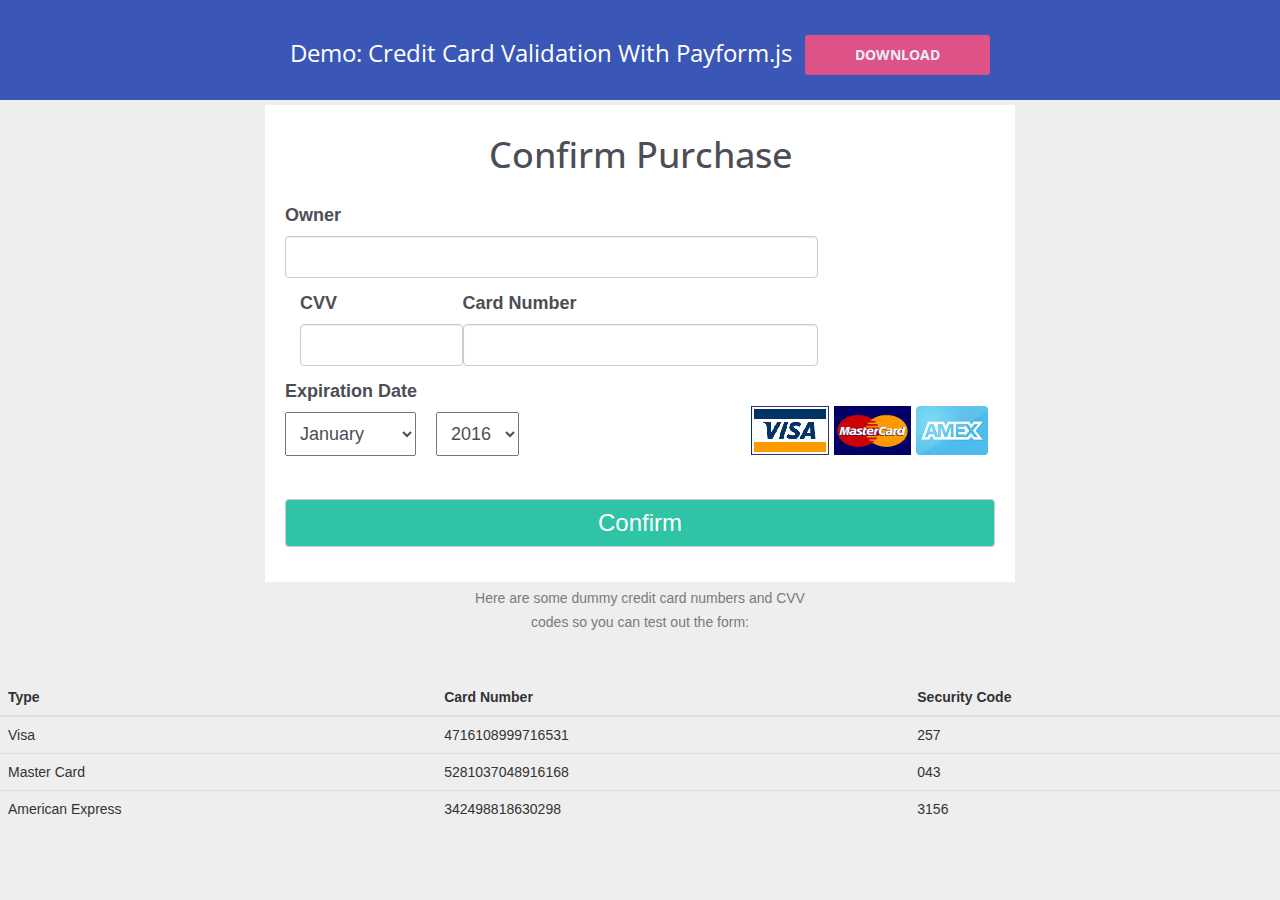
<file: Freelance.MvcWebUI/Content/Themes/CardValidation/index.html>
﻿<!DOCTYPE html>
<html>

<head>
    <meta charset="utf-8">
    <meta name="viewport" content="width=device-width, initial-scale=1">
    <title>Credit Card Validation Demo</title>
    <link href="https://fonts.googleapis.com/css?family=Open+Sans" rel="stylesheet">
    <link rel="stylesheet" href="http://maxcdn.bootstrapcdn.com/bootstrap/3.3.7/css/bootstrap.min.css">
    <link rel="stylesheet" type="text/css" href="assets/css/styles.css">
    <link rel="stylesheet" type="text/css" href="assets/css/demo.css">
</head>

<body>
    <div class="container-fluid">
        <header>
            <div class="limiter">
                <h3>Demo: Credit Card Validation With Payform.js</h3>
                <a href="http://tutorialzine.com/2016/11/simple-credit-card-validation-form/">Download</a>
            </div>
        </header>
        <div class="creditCardForm">
            <div class="heading">
                <h1>Confirm Purchase</h1>
            </div>
            <div class="payment">
                <form>
                    <div class="form-group owner">
                        <label for="owner">Owner</label>
                        <input type="text" class="form-control" id="owner" required>
                    </div>
                    <div class="form-group CVV">
                        <label for="cvv">CVV</label>
                        <input type="text" class="form-control" id="cvv" required>
                    </div>
                    <div class="form-group" id="card-number-field">
                        <label for="cardNumber">Card Number</label>
                        <input type="text" class="form-control" id="cardNumber" required>
                    </div>
                    <div class="form-group" id="expiration-date">
                        <label>Expiration Date</label>
                        <select>
                            <option value="01">January</option>
                            <option value="02">February </option>
                            <option value="03">March</option>
                            <option value="04">April</option>
                            <option value="05">May</option>
                            <option value="06">June</option>
                            <option value="07">July</option>
                            <option value="08">August</option>
                            <option value="09">September</option>
                            <option value="10">October</option>
                            <option value="11">November</option>
                            <option value="12">December</option>
                        </select>
                        <select>
                            <option value="16"> 2016</option>
                            <option value="17"> 2017</option>
                            <option value="18"> 2018</option>
                            <option value="19"> 2019</option>
                            <option value="20"> 2020</option>
                            <option value="21"> 2021</option>
                        </select>
                    </div>
                    <div class="form-group" id="credit_cards">
                        <img src="assets/images/visa.jpg" id="visa">
                        <img src="assets/images/mastercard.jpg" id="mastercard">
                        <img src="assets/images/amex.jpg" id="amex">
                    </div>
                    <div class="form-group" id="pay-now">
                        <button type="submit" class="btn btn-default" id="confirm-purchase">Confirm</button>
                    </div>
                </form>
            </div>
        </div>

        <p class="examples-note">Here are some dummy credit card numbers and CVV codes so you can test out the form:</p>

        <div class="examples">
            <div class="table-responsive">
                <table class="table table-hover">
                    <thead>
                        <tr>
                            <th>Type</th>
                            <th>Card Number</th>
                            <th>Security Code</th>
                        </tr>
                    </thead>
                    <tbody>
                        <tr>
                            <td>Visa</td>
                            <td>4716108999716531</td>
                            <td>257</td>
                        </tr>
                        <tr>
                            <td>Master Card</td>
                            <td>5281037048916168</td>
                            <td>043</td>
                        </tr>
                        <tr>
                            <td>American Express</td>
                            <td>342498818630298</td>
                            <td>3156</td>
                        </tr>
                    </tbody>
                </table>
            </div>
        </div>
    </div>
    <script src="https://ajax.googleapis.com/ajax/libs/jquery/1.12.4/jquery.min.js"></script>
    <script src="http://maxcdn.bootstrapcdn.com/bootstrap/3.3.7/js/bootstrap.min.js"></script>
    <script src="assets/js/jquery.payform.min.js" charset="utf-8"></script>
    <script src="assets/js/script.js"></script>
</body>

</html>
</file>
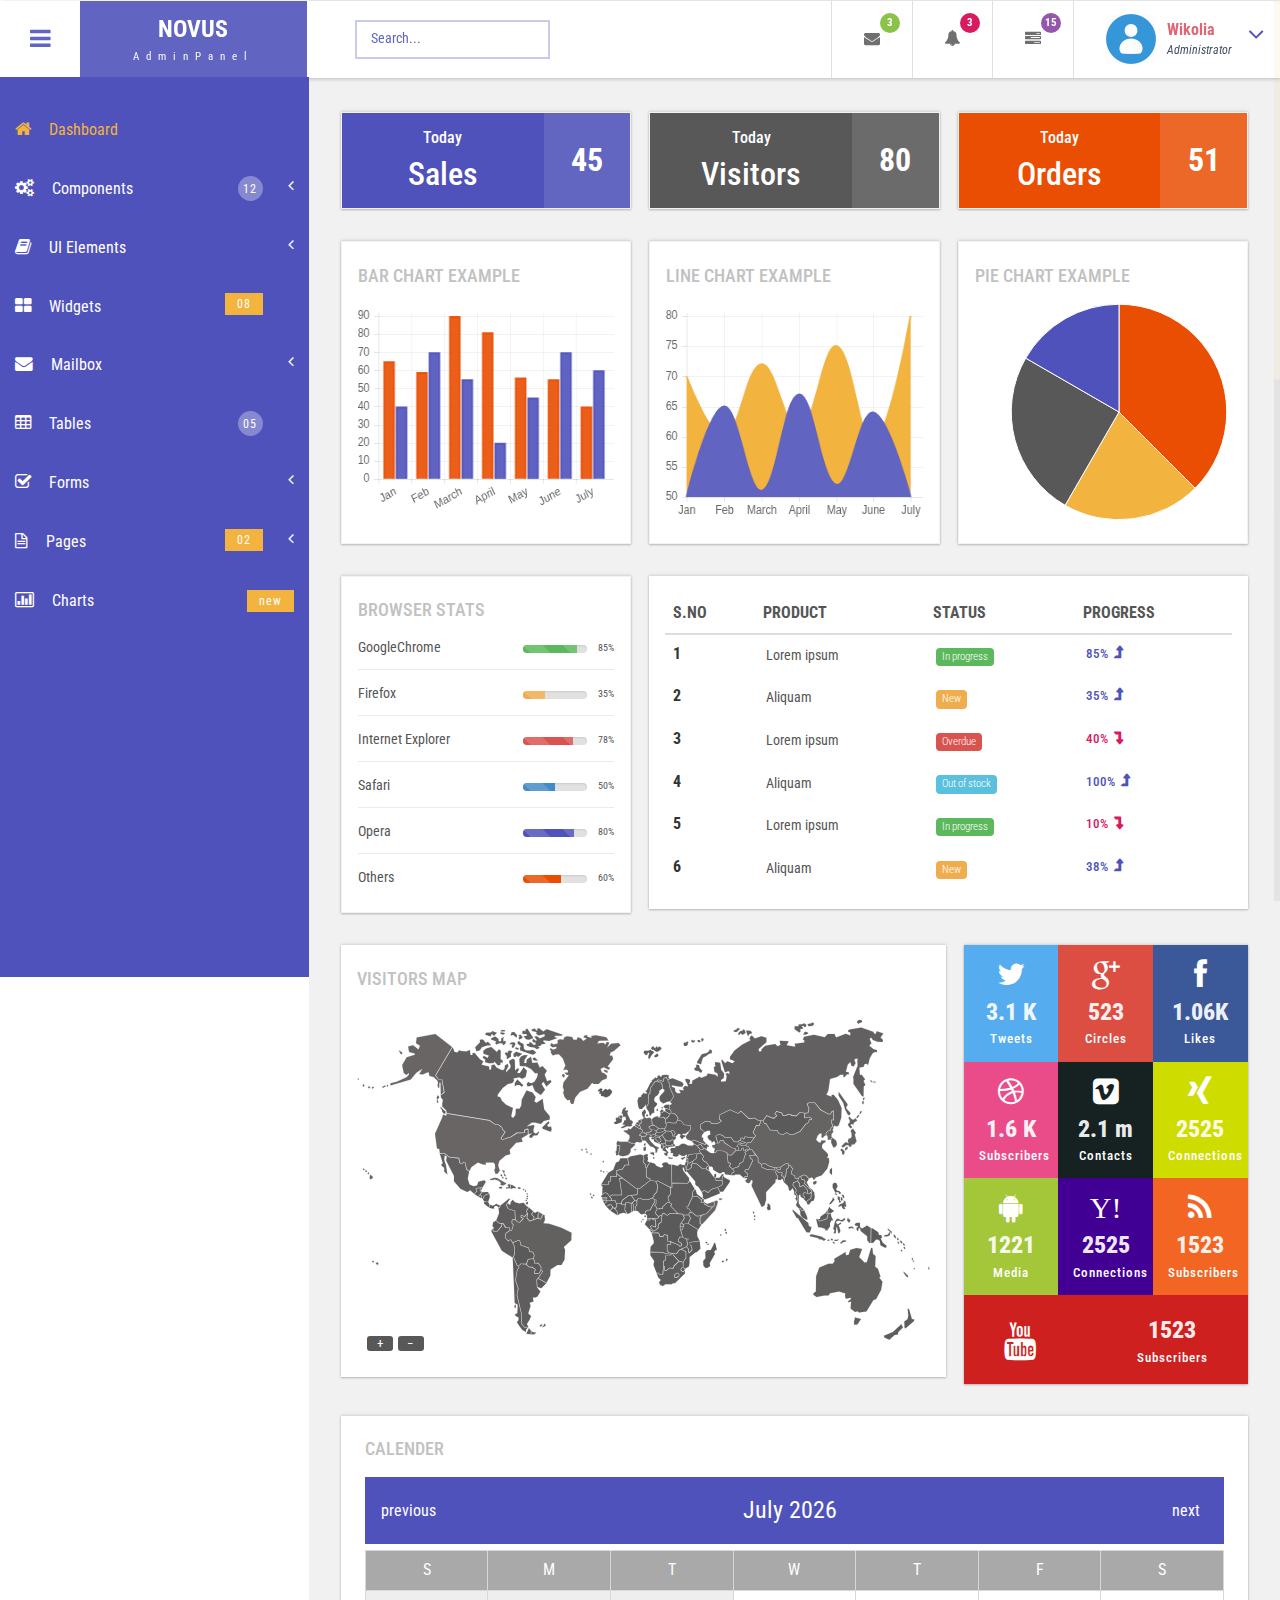
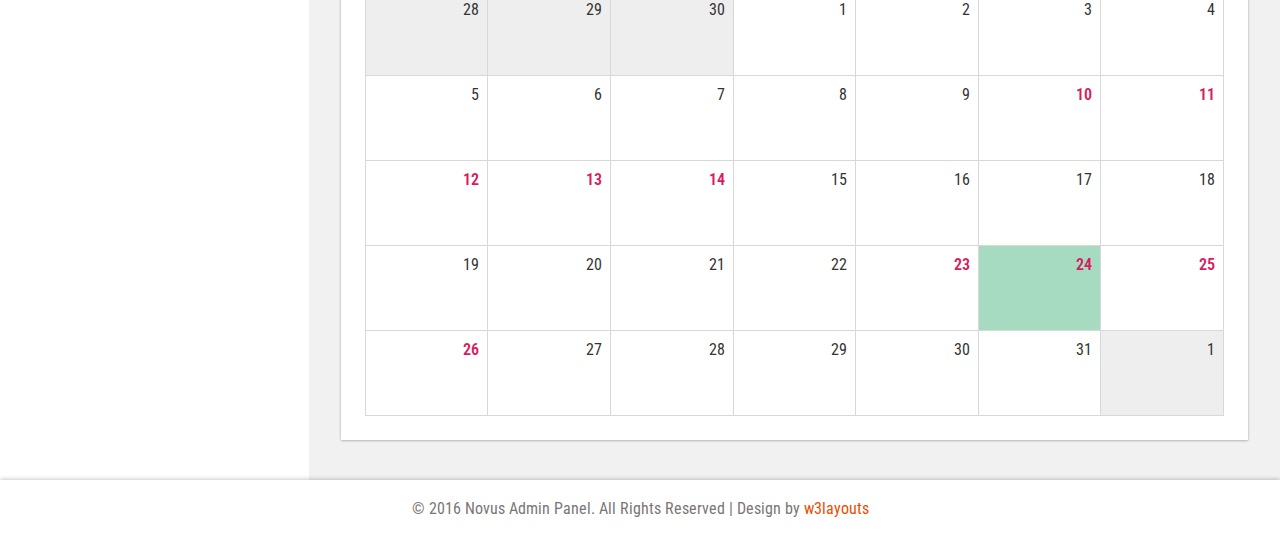
<file: Freelance.MvcWebUI/Content/Themes/Layout/index.html>
<!--
Author: W3layouts
Author URL: http://w3layouts.com
License: Creative Commons Attribution 3.0 Unported
License URL: http://creativecommons.org/licenses/by/3.0/
-->
<!DOCTYPE HTML>
<html>
<head>
<title>Novus Admin Panel an Admin Panel Category Flat Bootstrap Responsive Website Template | Home :: w3layouts</title>
<meta name="viewport" content="width=device-width, initial-scale=1">
<meta http-equiv="Content-Type" content="text/html; charset=utf-8" />
<meta name="keywords" content="Novus Admin Panel Responsive web template, Bootstrap Web Templates, Flat Web Templates, Android Compatible web template, 
SmartPhone Compatible web template, free WebDesigns for Nokia, Samsung, LG, SonyEricsson, Motorola web design" />
<script type="application/x-javascript"> addEventListener("load", function() { setTimeout(hideURLbar, 0); }, false); function hideURLbar(){ window.scrollTo(0,1); } </script>
<!-- Bootstrap Core CSS -->
<link href="css/bootstrap.css" rel='stylesheet' type='text/css' />
<!-- Custom CSS -->
<link href="css/style.css" rel='stylesheet' type='text/css' />
<!-- font CSS -->
<!-- font-awesome icons -->
<link href="css/font-awesome.css" rel="stylesheet"> 
<!-- //font-awesome icons -->
 <!-- js-->
<script src="js/jquery-1.11.1.min.js"></script>
<script src="js/modernizr.custom.js"></script>
<!--webfonts-->
<link href='//fonts.googleapis.com/css?family=Roboto+Condensed:400,300,300italic,400italic,700,700italic' rel='stylesheet' type='text/css'>
<!--//webfonts--> 
<!--animate-->
<link href="css/animate.css" rel="stylesheet" type="text/css" media="all">
<script src="js/wow.min.js"></script>
	<script>
		 new WOW().init();
	</script>
<!--//end-animate-->
<!-- chart -->
<script src="js/Chart.js"></script>
<!-- //chart -->
<!--Calender-->
<link rel="stylesheet" href="css/clndr.css" type="text/css" />
<script src="js/underscore-min.js" type="text/javascript"></script>
<script src= "js/moment-2.2.1.js" type="text/javascript"></script>
<script src="js/clndr.js" type="text/javascript"></script>
<script src="js/site.js" type="text/javascript"></script>
<!--End Calender-->
<!-- Metis Menu -->
<script src="js/metisMenu.min.js"></script>
<script src="js/custom.js"></script>
<link href="css/custom.css" rel="stylesheet">
<!--//Metis Menu -->
</head> 
<body class="cbp-spmenu-push">
	<div class="main-content">
		<!--left-fixed -navigation-->
		<div class=" sidebar" role="navigation">
            <div class="navbar-collapse">
				<nav class="cbp-spmenu cbp-spmenu-vertical cbp-spmenu-left" id="cbp-spmenu-s1">
					<ul class="nav" id="side-menu">
						<li>
							<a href="index.html" class="active"><i class="fa fa-home nav_icon"></i>Dashboard</a>
						</li>
						<li>
							<a href="#"><i class="fa fa-cogs nav_icon"></i>Components <span class="nav-badge">12</span> <span class="fa arrow"></span></a>
							<ul class="nav nav-second-level collapse">
								<li>
									<a href="grids.html">Grid System</a>
								</li>
								<li>
									<a href="media.html">Media Objects</a>
								</li>
							</ul>
							<!-- /nav-second-level -->
						</li>
						<li class="">
							<a href="#"><i class="fa fa-book nav_icon"></i>UI Elements <span class="fa arrow"></span></a>
							<ul class="nav nav-second-level collapse">
								<li>
									<a href="general.html">General<span class="nav-badge-btm">08</span></a>
								</li>
								<li>
									<a href="typography.html">Typography</a>
								</li>
							</ul>
							<!-- /nav-second-level -->
						</li>
						<li>
							<a href="widgets.html"><i class="fa fa-th-large nav_icon"></i>Widgets <span class="nav-badge-btm">08</span></a>
						</li>
						<li>
							<a href="#"><i class="fa fa-envelope nav_icon"></i>Mailbox<span class="fa arrow"></span></a>
							<ul class="nav nav-second-level collapse">
								<li>
									<a href="inbox.html">Inbox <span class="nav-badge-btm">05</span></a>
								</li>
								<li>
									<a href="compose.html">Compose email</a>
								</li>
							</ul>
							<!-- //nav-second-level -->
						</li>
						<li>
							<a href="tables.html"><i class="fa fa-table nav_icon"></i>Tables <span class="nav-badge">05</span></a>
						</li>
						<li>
							<a href="#"><i class="fa fa-check-square-o nav_icon"></i>Forms<span class="fa arrow"></span></a>
							<ul class="nav nav-second-level collapse">
								<li>
									<a href="forms.html">Basic Forms <span class="nav-badge-btm">07</span></a>
								</li>
								<li>
									<a href="validation.html">Validation</a>
								</li>
							</ul>
							<!-- //nav-second-level -->
						</li>
						<li>
							<a href="#"><i class="fa fa-file-text-o nav_icon"></i>Pages<span class="nav-badge-btm">02</span><span class="fa arrow"></span></a>
							<ul class="nav nav-second-level collapse">
								<li>
									<a href="login.html">Login</a>
								</li>
								<li>
									<a href="signup.html">SignUp</a>
								</li>
								<li>
									<a href="blank-page.html">Blank Page</a>
								</li>
							</ul>
							<!-- //nav-second-level -->
						</li>
						<li>
							<a href="charts.html" class="chart-nav"><i class="fa fa-bar-chart nav_icon"></i>Charts <span class="nav-badge-btm pull-right">new</span></a>
						</li>
					</ul>
					<!-- //sidebar-collapse -->
				</nav>
			</div>
		</div>
		<!--left-fixed -navigation-->
		<!-- header-starts -->
		<div class="sticky-header header-section ">
			<div class="header-left">
				<!--toggle button start-->
				<button id="showLeftPush"><i class="fa fa-bars"></i></button>
				<!--toggle button end-->
				<!--logo -->
				<div class="logo">
					<a href="index.html">
						<h1>NOVUS</h1>
						<span>AdminPanel</span>
					</a>
				</div>
				<!--//logo-->
				<!--search-box-->
				<div class="search-box">
					<form class="input">
						<input class="sb-search-input input__field--madoka" placeholder="Search..." type="search" id="input-31" />
						<label class="input__label" for="input-31">
							<svg class="graphic" width="100%" height="100%" viewBox="0 0 404 77" preserveAspectRatio="none">
								<path d="m0,0l404,0l0,77l-404,0l0,-77z"/>
							</svg>
						</label>
					</form>
				</div><!--//end-search-box-->
				<div class="clearfix"> </div>
			</div>
			<div class="header-right">
				<div class="profile_details_left"><!--notifications of menu start -->
					<ul class="nofitications-dropdown">
						<li class="dropdown head-dpdn">
							<a href="#" class="dropdown-toggle" data-toggle="dropdown" aria-expanded="false"><i class="fa fa-envelope"></i><span class="badge">3</span></a>
							<ul class="dropdown-menu">
								<li>
									<div class="notification_header">
										<h3>You have 3 new messages</h3>
									</div>
								</li>
								<li><a href="#">
								   <div class="user_img"><img src="images/1.png" alt=""></div>
								   <div class="notification_desc">
									<p>Lorem ipsum dolor amet</p>
									<p><span>1 hour ago</span></p>
									</div>
								   <div class="clearfix"></div>	
								</a></li>
								<li class="odd"><a href="#">
									<div class="user_img"><img src="images/2.png" alt=""></div>
								   <div class="notification_desc">
									<p>Lorem ipsum dolor amet </p>
									<p><span>1 hour ago</span></p>
									</div>
								  <div class="clearfix"></div>	
								</a></li>
								<li><a href="#">
								   <div class="user_img"><img src="images/3.png" alt=""></div>
								   <div class="notification_desc">
									<p>Lorem ipsum dolor amet </p>
									<p><span>1 hour ago</span></p>
									</div>
								   <div class="clearfix"></div>	
								</a></li>
								<li>
									<div class="notification_bottom">
										<a href="#">See all messages</a>
									</div> 
								</li>
							</ul>
						</li>
						<li class="dropdown head-dpdn">
							<a href="#" class="dropdown-toggle" data-toggle="dropdown" aria-expanded="false"><i class="fa fa-bell"></i><span class="badge blue">3</span></a>
							<ul class="dropdown-menu">
								<li>
									<div class="notification_header">
										<h3>You have 3 new notification</h3>
									</div>
								</li>
								<li><a href="#">
									<div class="user_img"><img src="images/2.png" alt=""></div>
								   <div class="notification_desc">
									<p>Lorem ipsum dolor amet</p>
									<p><span>1 hour ago</span></p>
									</div>
								  <div class="clearfix"></div>	
								 </a></li>
								 <li class="odd"><a href="#">
									<div class="user_img"><img src="images/1.png" alt=""></div>
								   <div class="notification_desc">
									<p>Lorem ipsum dolor amet </p>
									<p><span>1 hour ago</span></p>
									</div>
								   <div class="clearfix"></div>	
								 </a></li>
								 <li><a href="#">
									<div class="user_img"><img src="images/3.png" alt=""></div>
								   <div class="notification_desc">
									<p>Lorem ipsum dolor amet </p>
									<p><span>1 hour ago</span></p>
									</div>
								   <div class="clearfix"></div>	
								 </a></li>
								 <li>
									<div class="notification_bottom">
										<a href="#">See all notifications</a>
									</div> 
								</li>
							</ul>
						</li>	
						<li class="dropdown head-dpdn">
							<a href="#" class="dropdown-toggle" data-toggle="dropdown" aria-expanded="false"><i class="fa fa-tasks"></i><span class="badge blue1">15</span></a>
							<ul class="dropdown-menu">
								<li>
									<div class="notification_header">
										<h3>You have 8 pending task</h3>
									</div>
								</li>
								<li><a href="#">
									<div class="task-info">
										<span class="task-desc">Database update</span><span class="percentage">40%</span>
										<div class="clearfix"></div>	
									</div>
									<div class="progress progress-striped active">
										<div class="bar yellow" style="width:40%;"></div>
									</div>
								</a></li>
								<li><a href="#">
									<div class="task-info">
										<span class="task-desc">Dashboard done</span><span class="percentage">90%</span>
									   <div class="clearfix"></div>	
									</div>
									<div class="progress progress-striped active">
										 <div class="bar green" style="width:90%;"></div>
									</div>
								</a></li>
								<li><a href="#">
									<div class="task-info">
										<span class="task-desc">Mobile App</span><span class="percentage">33%</span>
										<div class="clearfix"></div>	
									</div>
								   <div class="progress progress-striped active">
										 <div class="bar red" style="width: 33%;"></div>
									</div>
								</a></li>
								<li><a href="#">
									<div class="task-info">
										<span class="task-desc">Issues fixed</span><span class="percentage">80%</span>
									   <div class="clearfix"></div>	
									</div>
									<div class="progress progress-striped active">
										 <div class="bar  blue" style="width: 80%;"></div>
									</div>
								</a></li>
								<li>
									<div class="notification_bottom">
										<a href="#">See all pending tasks</a>
									</div> 
								</li>
							</ul>
						</li>	
					</ul>
					<div class="clearfix"> </div>
				</div>
				<!--notification menu end -->
				<div class="profile_details">		
					<ul>
						<li class="dropdown profile_details_drop">
							<a href="#" class="dropdown-toggle" data-toggle="dropdown" aria-expanded="false">
								<div class="profile_img">	
									<span class="prfil-img"><img src="images/a.png" alt=""> </span> 
									<div class="user-name">
										<p>Wikolia</p>
										<span>Administrator</span>
									</div>
									<i class="fa fa-angle-down lnr"></i>
									<i class="fa fa-angle-up lnr"></i>
									<div class="clearfix"></div>	
								</div>	
							</a>
							<ul class="dropdown-menu drp-mnu">
								<li> <a href="#"><i class="fa fa-cog"></i> Settings</a> </li> 
								<li> <a href="#"><i class="fa fa-user"></i> Profile</a> </li> 
								<li> <a href="#"><i class="fa fa-sign-out"></i> Logout</a> </li>
							</ul>
						</li>
					</ul>
				</div>
				<div class="clearfix"> </div>				
			</div>
			<div class="clearfix"> </div>	
		</div>
		<!-- //header-ends -->
		<!-- main content start-->
		<div id="page-wrapper">
			<div class="main-page">
				<div class="row-one">
					<div class="col-md-4 widget">
						<div class="stats-left ">
							<h5>Today</h5>
							<h4>Sales</h4>
						</div>
						<div class="stats-right">
							<label> 45</label>
						</div>
						<div class="clearfix"> </div>	
					</div>
					<div class="col-md-4 widget states-mdl">
						<div class="stats-left">
							<h5>Today</h5>
							<h4>Visitors</h4>
						</div>
						<div class="stats-right">
							<label> 80</label>
						</div>
						<div class="clearfix"> </div>	
					</div>
					<div class="col-md-4 widget states-last">
						<div class="stats-left">
							<h5>Today</h5>
							<h4>Orders</h4>
						</div>
						<div class="stats-right">
							<label>51</label>
						</div>
						<div class="clearfix"> </div>	
					</div>
					<div class="clearfix"> </div>	
				</div>
				<div class="charts">
					<div class="col-md-4 charts-grids widget">
						<h4 class="title">Bar Chart Example</h4>
						<canvas id="bar" height="300" width="400"> </canvas>
					</div>
					<div class="col-md-4 charts-grids widget states-mdl">
						<h4 class="title">Line Chart Example</h4>
						<canvas id="line" height="300" width="400"> </canvas>
					</div>
					<div class="col-md-4 charts-grids widget">
						<h4 class="title">Pie Chart Example</h4>
						<canvas id="pie" height="300" width="400"> </canvas>
					</div>
					<div class="clearfix"> </div>
							 <script>
								var barChartData = {
									labels : ["Jan","Feb","March","April","May","June","July"],
									datasets : [
										{
											fillColor : "rgba(233, 78, 2, 0.9)",
											strokeColor : "rgba(233, 78, 2, 0.9)",
											highlightFill: "#e94e02",
											highlightStroke: "#e94e02",
											data : [65,59,90,81,56,55,40]
										},
										{
											fillColor : "rgba(79, 82, 186, 0.9)",
											strokeColor : "rgba(79, 82, 186, 0.9)",
											highlightFill: "#4F52BA",
											highlightStroke: "#4F52BA",
											data : [40,70,55,20,45,70,60]
										}
									]
									
								};
								var lineChartData = {
									labels : ["Jan","Feb","March","April","May","June","July"],
									datasets : [
										{
											fillColor : "rgba(242, 179, 63, 1)",
											strokeColor : "#F2B33F",
											pointColor : "rgba(242, 179, 63, 1)",
											pointStrokeColor : "#fff",
											data : [70,60,72,61,75,59,80]

										},
										{
											fillColor : "rgba(97, 100, 193, 1)",
											strokeColor : "#6164C1",
											pointColor : "rgba(97, 100, 193,1)",
											pointStrokeColor : "#9358ac",
											data : [50,65,51,67,52,64,50]

										}
									]
									
								};
								var pieData = [
										{
											value: 90,
											color:"rgba(233, 78, 2, 1)",
											label: "Product 1"
										},
										{
											value : 50,
											color : "rgba(242, 179, 63, 1)",
											label: "Product 2"
										},
										{
											value : 60,
											color : "rgba(88, 88, 88,1)",
											label: "Product 3"
										},
										{
											value : 40,
											color : "rgba(79, 82, 186, 1)",
											label: "Product 4"
										}
										
									];
								
							new Chart(document.getElementById("line").getContext("2d")).Line(lineChartData);
							new Chart(document.getElementById("bar").getContext("2d")).Bar(barChartData);
							new Chart(document.getElementById("pie").getContext("2d")).Pie(pieData);
							
							</script>
							
				</div>
				<div class="row">
					<div class="col-md-4 stats-info widget">
						<div class="stats-title">
							<h4 class="title">Browser Stats</h4>
						</div>
						<div class="stats-body">
							<ul class="list-unstyled">
								<li>GoogleChrome <span class="pull-right">85%</span>  
									<div class="progress progress-striped active progress-right">
										<div class="bar green" style="width:85%;"></div> 
									</div>
								</li>
								<li>Firefox <span class="pull-right">35%</span>  
									<div class="progress progress-striped active progress-right">
										<div class="bar yellow" style="width:35%;"></div>
									</div>
								</li>
								<li>Internet Explorer <span class="pull-right">78%</span>  
									<div class="progress progress-striped active progress-right">
										<div class="bar red" style="width:78%;"></div>
									</div>
								</li>
								<li>Safari <span class="pull-right">50%</span>  
									<div class="progress progress-striped active progress-right">
										<div class="bar blue" style="width:50%;"></div>
									</div>
								</li>
								<li>Opera <span class="pull-right">80%</span>  
									<div class="progress progress-striped active progress-right">
										<div class="bar light-blue" style="width:80%;"></div>
									</div>
								</li>
								<li class="last">Others <span class="pull-right">60%</span>  
									<div class="progress progress-striped active progress-right">
										<div class="bar orange" style="width:60%;"></div>
									</div>
								</li> 
							</ul>
						</div>
					</div>
					<div class="col-md-8 stats-info stats-last widget-shadow">
						<table class="table stats-table ">
							<thead>
								<tr>
									<th>S.NO</th>
									<th>PRODUCT</th>
									<th>STATUS</th>
									<th>PROGRESS</th>
								</tr>
							</thead>
							<tbody>
								<tr>
									<th scope="row">1</th>
									<td>Lorem ipsum</td>
									<td><span class="label label-success">In progress</span></td>
									<td><h5>85% <i class="fa fa-level-up"></i></h5></td>
								</tr>
								<tr>
									<th scope="row">2</th>
									<td>Aliquam</td>
									<td><span class="label label-warning">New</span></td>
									<td><h5>35% <i class="fa fa-level-up"></i></h5></td>
								</tr>
								<tr>
									<th scope="row">3</th>
									<td>Lorem ipsum</td>
									<td><span class="label label-danger">Overdue</span></td>
									<td><h5  class="down">40% <i class="fa fa-level-down"></i></h5></td>
								</tr>
								<tr>
									<th scope="row">4</th>
									<td>Aliquam</td>
									<td><span class="label label-info">Out of stock</span></td>
									<td><h5>100% <i class="fa fa-level-up"></i></h5></td>
								</tr>
								<tr>
									<th scope="row">5</th>
									<td>Lorem ipsum</td>
									<td><span class="label label-success">In progress</span></td>
									<td><h5 class="down">10% <i class="fa fa-level-down"></i></h5></td>
								</tr>
								<tr>
									<th scope="row">6</th>
									<td>Aliquam</td>
									<td><span class="label label-warning">New</span></td>
									<td><h5>38% <i class="fa fa-level-up"></i></h5></td>
								</tr>
							</tbody>
						</table>
					</div>
					<div class="clearfix"> </div>
				</div>
				<div class="row">
					<div class="col-md-8 map widget-shadow">
						<h4 class="title">Visitors Map </h4>
						<div class="map_container"><div id="vmap" style="width: 100%; height: 354px;"></div></div>
						<!--map js-->
						<link href="css/jqvmap.css" rel='stylesheet' type='text/css' />
						<script src="js/jquery.vmap.js"></script>
						<script src="js/jquery.vmap.sampledata.js" type="text/javascript"></script>
						<script src="js/jquery.vmap.world.js" type="text/javascript"></script>
						<script type="text/javascript">
							jQuery(document).ready(function() {
								jQuery('#vmap').vectorMap({
									map: 'world_en',
									backgroundColor: '#fff',
									color: '#696565',
									hoverOpacity: 0.8,
									selectedColor: '#696565',
									enableZoom: true,
									showTooltip: true,
									values: sample_data,
									scaleColors: ['#585858', '#696565'],
									normalizeFunction: 'polynomial'
								});
							});
						</script>
						<!-- //map js -->
					</div>
					<div class="col-md-4 social-media widget-shadow">
						<div class="wid-social twitter">
							<div class="social-icon">
								<i class="fa fa-twitter text-light icon-xlg "></i>
							</div>
							<div class="social-info">
								<h3 class="number_counter bold count text-light start_timer counted">3.1 K</h3>
								<h4 class="counttype text-light">Tweets</h4>
							</div>
						</div>
						<div class="wid-social google-plus">
							<div class="social-icon">
								<i class="fa fa-google-plus text-light icon-xlg "></i>
							</div>
							<div class="social-info">
								<h3 class="number_counter bold count text-light start_timer counted">523</h3>
								<h4 class="counttype text-light">Circles</h4>
							</div>
						</div>
						<div class="wid-social facebook">
							<div class="social-icon">
								<i class="fa fa-facebook text-light icon-xlg "></i>
							</div>
							<div class="social-info">
								<h3 class="number_counter bold count text-light start_timer counted">1.06K</h3>
								<h4 class="counttype text-light">Likes</h4>
							</div>
						</div>
						<div class="wid-social dribbble">
							<div class="social-icon">
								<i class="fa fa-dribbble text-light icon-xlg "></i>
							</div>
							<div class="social-info">
								<h3 class="number_counter bold count text-light start_timer counted">1.6 K</h3>
								<h4 class="counttype text-light">Subscribers</h4>
							</div>
						</div>
						<div class="wid-social vimeo">
							<div class="social-icon">
								<i class="fa fa-vimeo-square text-light icon-xlg"> </i>
							</div>
							<div class="social-info">
								<h3 class="number_counter bold count text-light start_timer counted">2.1 m</h3>
								<h4 class="counttype text-light">Contacts</h4>
							</div>
						</div>
						<div class="wid-social xing">
							<div class="social-icon">
								<i class="fa fa-xing text-light icon-xlg "></i>
							</div>
							<div class="social-info">
								<h3 class="number_counter bold count text-light start_timer counted">2525</h3>
								<h4 class="counttype text-light">Connections</h4>
							</div>
						</div>
						<div class="wid-social flickr">
							<div class="social-icon">
								<i class="fa fa-android text-light icon-xlg"></i>
							</div>
							<div class="social-info">
								<h3 class="number_counter bold count text-light start_timer counted">1221</h3>
								<h4 class="counttype text-light">Media</h4>
							</div>
						</div>
						<div class="wid-social yahoo">
							<div class="social-icon">
								<i class="fa fa-yahoo text-light icon-xlg"> Y!</i>
							</div>
							<div class="social-info">
								<h3 class="number_counter bold count text-light start_timer counted">2525</h3>
								<h4 class="counttype text-light">Connections</h4>
							</div>
						</div>
						<div class="wid-social rss">
							<div class="social-icon">
								<i class="fa fa-rss text-light icon-xlg"></i>
							</div>
							<div class="social-info">
								<h3 class="number_counter bold count text-light start_timer counted">1523</h3>
								<h4 class="counttype text-light">Subscribers</h4>
							</div>
						</div>
						<div class="wid-social youtube">
							<div class="social-icon">
								<i class="fa fa-youtube text-light icon-xlg"></i>
							</div>
							<div class="social-info">
								<h3 class="number_counter bold count text-light start_timer counted">1523</h3>
								<h4 class="counttype text-light">Subscribers</h4>
							</div>
						</div>
						<div class="clearfix"> </div>
					</div>
					<div class="clearfix"> </div>
				</div>
				<div class="row calender widget-shadow">
					<h4 class="title">Calender</h4>
					<div class="cal1">
						
					</div>
				</div>
				<div class="clearfix"> </div>
			</div>
		</div>
		<!--footer-->
		<div class="footer">
		   <p>&copy; 2016 Novus Admin Panel. All Rights Reserved | Design by <a href="https://w3layouts.com/" target="_blank">w3layouts</a></p>
		</div>
        <!--//footer-->
	</div>
	<!-- Classie -->
		<script src="js/classie.js"></script>
		<script>
			var menuLeft = document.getElementById( 'cbp-spmenu-s1' ),
				showLeftPush = document.getElementById( 'showLeftPush' ),
				body = document.body;
				
			showLeftPush.onclick = function() {
				classie.toggle( this, 'active' );
				classie.toggle( body, 'cbp-spmenu-push-toright' );
				classie.toggle( menuLeft, 'cbp-spmenu-open' );
				disableOther( 'showLeftPush' );
			};
			

			function disableOther( button ) {
				if( button !== 'showLeftPush' ) {
					classie.toggle( showLeftPush, 'disabled' );
				}
			}
		</script>
	<!--scrolling js-->
	<script src="js/jquery.nicescroll.js"></script>
	<script src="js/scripts.js"></script>
	<!--//scrolling js-->
	<!-- Bootstrap Core JavaScript -->
   <script src="js/bootstrap.js"> </script>
</body>
</html>
</file>
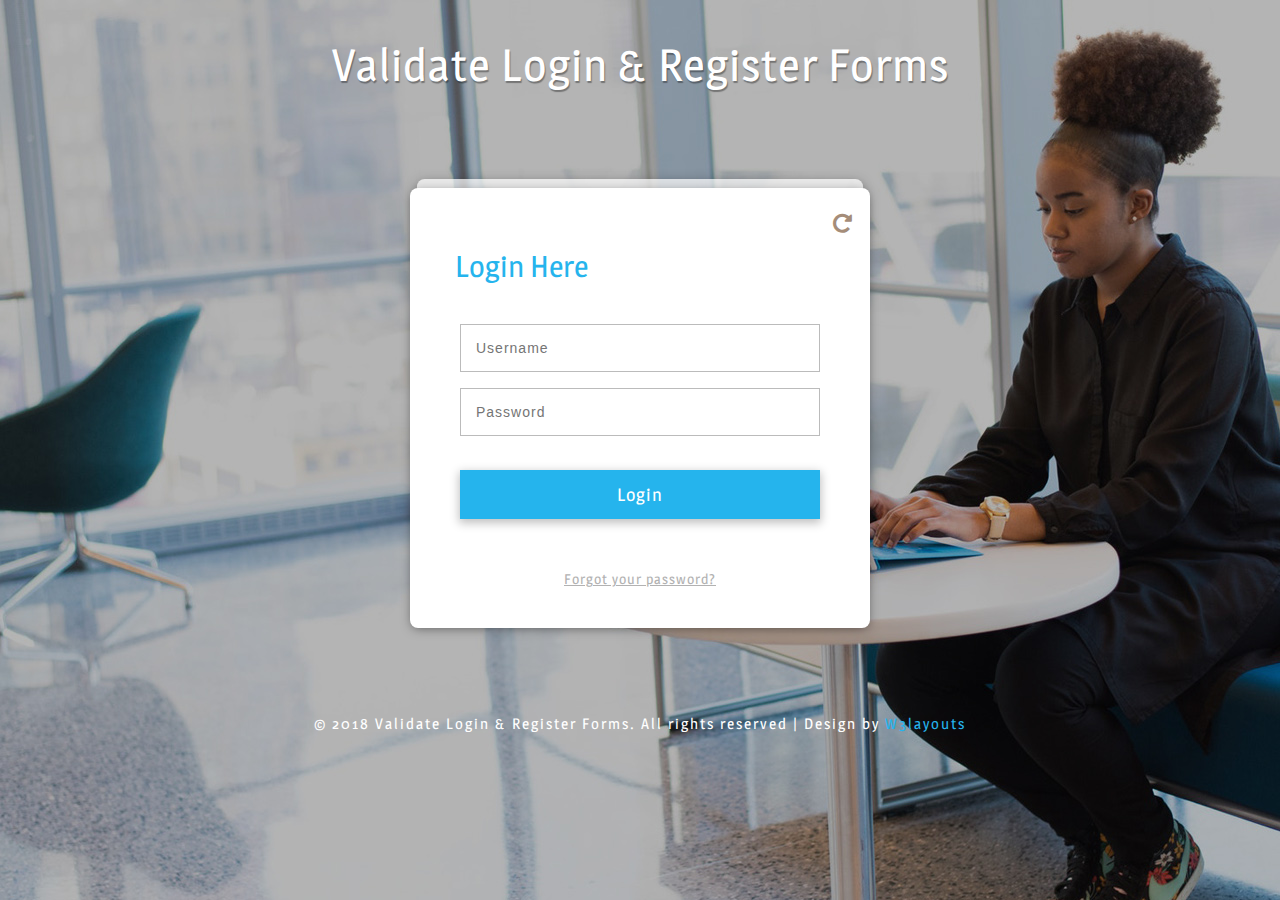
<file: Freelance.MvcWebUI/Content/Themes/LoginAndRegister/index.html>
<!--Author: W3layouts
Author URL: http://w3layouts.com
License: Creative Commons Attribution 3.0 Unported
License URL: http://creativecommons.org/licenses/by/3.0/
-->
<!DOCTYPE HTML>
<html lang="zxx">

<head>
	<title>Validate Login & Register Forms Flat Responsive Widget Template :: w3layouts</title>
	<!-- Meta tag Keywords -->
	<meta name="viewport" content="width=device-width, initial-scale=1">
	<meta charset="UTF-8" />
	<meta name="keywords" content="Validate Login & Register Forms Responsive Widget,Login form widgets, Sign up Web forms , Login signup Responsive web form,Flat Pricing table,Flat Drop downs,Registration Forms,News letter Forms,Elements" />
	<script>
		addEventListener("load", function () {
			setTimeout(hideURLbar, 0);
		}, false);

		function hideURLbar() {
			window.scrollTo(0, 1);
		}
	</script>
	<!-- Meta tag Keywords -->

	<!-- css files -->
	<link rel="stylesheet" href="css/style.css" type="text/css" media="all" />
	<!-- Style-CSS -->
	<link href="css/font-awesome.min.css" rel="stylesheet">
	<!-- Font-Awesome-Icons-CSS -->
	<!-- //css files -->
	<!-- web-fonts -->
	<link href="//fonts.googleapis.com/css?family=Magra:400,700&amp;subset=latin-ext" rel="stylesheet">
	<!-- //web-fonts -->
</head>

<body>
	<!-- title -->
	<h1>
		Validate Login & Register Forms
	</h1>
	<!-- //title -->

	<!-- content -->
	<div class="container-agille">
		<div class="formBox level-login">
			<div class="box boxShaddow"></div>
			<div class="box loginBox">
				<h3>Login Here</h3>
				<form class="form" action="#" method="post">
					<div class="f_row-2">
						<input type="text" class="input-field" placeholder="Username" name="name" required>
					</div>
					<div class="f_row-2 last">
						<input type="password" name="password" placeholder="Password" class="input-field" required>
					</div>
					<input class="submit-w3" type="submit" value="Login">
					<div class="f_link">
						<a href="" class="resetTag">Forgot your password?</a>
					</div>
				</form>
			</div>
			<div class="box forgetbox agile">
				<a href="#" class="back icon-back">
					<svg version="1.1" xmlns="http://www.w3.org/2000/svg" xmlns:xlink="http://www.w3.org/1999/xlink" x="0px" y="0px"
					 viewBox="0 0 199.404 199.404" style="enable-background:new 0 0 199.404 199.404;" xml:space="preserve">
						<polygon points="199.404,81.529 74.742,81.529 127.987,28.285 99.701,0 0,99.702 99.701,199.404 127.987,171.119 74.742,117.876 
			  199.404,117.876 " />
					</svg>
				</a>
				<h3>Reset Password</h3>
				<form class="form" action="#" method="post">
					<p>Sed ut perspiciatis unde omnis iste natus error sit voluptatem accusantium doloremque laudantium.</p>
					<div class="f_row last">
						<label>Email Id</label>
						<input type="email" name="email" placeholder="Email" class="input-field" required>
						<u></u>
					</div>
					<button class="btn button submit-w3">
						<span>Reset</span>
					</button>
				</form>
			</div>
			<div class="box registerBox wthree">
				<span class="reg_bg"></span>
				<h3>Register</h3>
				<form class="form" action="#" method="post">
					<div class="f_row-2">
						<input type="text" class="input-field" placeholder="Username" name="name" required>
					</div>
					<div class="f_row-2 last">
						<input type="password" name="password" placeholder="Password" id="password1" class="input-field" required>
					</div>
					<div class="f_row-2 last">
						<input type="password" name="password" placeholder="Confirm Password" id="password2" class="input-field" required>
					</div>
					<input class="submit-w3" type="submit" value="Register">
				</form>
			</div>
			<a href="#" class="regTag icon-add">
				<i class="fa fa-repeat" aria-hidden="true"></i>

			</a>
		</div>
	</div>
	<!-- //content -->

	<!-- copyright -->
	<div class="footer-w3ls">
		<h2>&copy; 2018 Validate Login & Register Forms. All rights reserved | Design by
			<a href="http://w3layouts.com">W3layouts</a>
		</h2>
	</div>
	<!-- //copyright -->


	<!-- js files -->
	<!-- Jquery -->
	<script src="js/jquery-2.2.3.min.js"></script>
	<!-- //Jquery -->
	<!-- input fields js -->
	<script src="js/input-field.js"></script>
	<!-- //input fields js -->

	<!-- password-script -->
	<script>
		window.onload = function () {
			document.getElementById("password1").onchange = validatePassword;
			document.getElementById("password2").onchange = validatePassword;
		}

		function validatePassword() {
			var pass2 = document.getElementById("password2").value;
			var pass1 = document.getElementById("password1").value;
			if (pass1 != pass2)
				document.getElementById("password2").setCustomValidity("Passwords Don't Match");
			else
				document.getElementById("password2").setCustomValidity('');
			//empty string means no validation error
		}
	</script>
	<!-- //password-script -->
	<!-- //js files -->


</body>

</html>
</file>
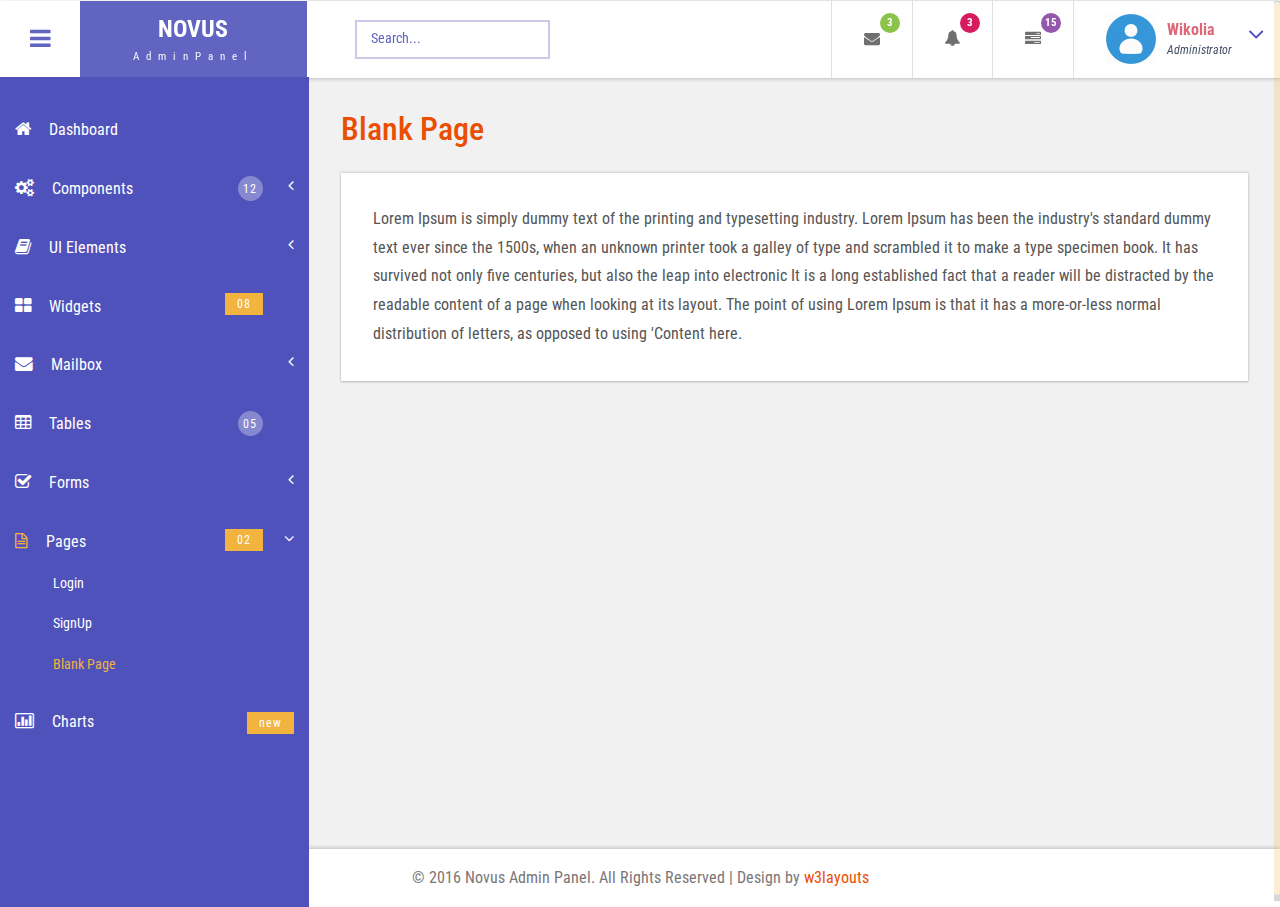
<file: Freelance.MvcWebUI/Content/Themes/Layout/blank-page.html>
﻿<!--
Author: W3layouts
Author URL: http://w3layouts.com
License: Creative Commons Attribution 3.0 Unported
License URL: http://creativecommons.org/licenses/by/3.0/
-->
<!DOCTYPE HTML>
<html>
<head>
<title>Novus Admin Panel an Admin Panel Category Flat Bootstrap Responsive Website Template | Blank Page :: w3layouts</title>
<meta name="viewport" content="width=device-width, initial-scale=1">
<meta http-equiv="Content-Type" content="text/html; charset=utf-8" />
<meta name="keywords" content="Novus Admin Panel Responsive web template, Bootstrap Web Templates, Flat Web Templates, Android Compatible web template, 
SmartPhone Compatible web template, free WebDesigns for Nokia, Samsung, LG, SonyEricsson, Motorola web design" />
<script type="application/x-javascript"> addEventListener("load", function() { setTimeout(hideURLbar, 0); }, false); function hideURLbar(){ window.scrollTo(0,1); } </script>
<!-- Bootstrap Core CSS -->
<link href="css/bootstrap.css" rel='stylesheet' type='text/css' />
<!-- Custom CSS -->
<link href="css/style.css" rel='stylesheet' type='text/css' />
<!-- font CSS -->
<!-- font-awesome icons -->
<link href="css/font-awesome.css" rel="stylesheet"> 
<!-- //font-awesome icons -->
 <!-- js-->
<script src="js/jquery-1.11.1.min.js"></script>
<script src="js/modernizr.custom.js"></script>
<!--webfonts-->
<link href='//fonts.googleapis.com/css?family=Roboto+Condensed:400,300,300italic,400italic,700,700italic' rel='stylesheet' type='text/css'>
<!--//webfonts--> 
<!--animate-->
<link href="css/animate.css" rel="stylesheet" type="text/css" media="all">
<script src="js/wow.min.js"></script>
	<script>
		 new WOW().init();
	</script>
<!--//end-animate-->
<!-- Metis Menu -->
<script src="js/metisMenu.min.js"></script>
<script src="js/custom.js"></script>
<link href="css/custom.css" rel="stylesheet">
<!--//Metis Menu -->
</head> 
<body class="cbp-spmenu-push">
	<div class="main-content">
		<!--left-fixed -navigation-->
		<div class=" sidebar" role="navigation">
           <!----> <div class="navbar-collapse">
				<nav class="cbp-spmenu cbp-spmenu-vertical cbp-spmenu-left" id="cbp-spmenu-s1">
					<ul class="nav" id="side-menu">
						<li>
							<a href="index.html"><i class="fa fa-home nav_icon"></i>Dashboard</a>
						</li>
						<li>
							<a href="#"><i class="fa fa-cogs nav_icon"></i>Components <span class="nav-badge">12</span> <span class="fa arrow"></span></a>
							<ul class="nav nav-second-level collapse">
								<li>
									<a href="grids.html">Grid System</a>
								</li>
								<li>
									<a href="media.html">Media Objects</a>
								</li>
							</ul>
							<!-- /nav-second-level -->
						</li>
						<li class="">
							<a href="#"><i class="fa fa-book nav_icon"></i>UI Elements <span class="fa arrow"></span></a>
							<ul class="nav nav-second-level collapse">
								<li>
									<a href="general.html">General<span class="nav-badge-btm">08</span></a>
								</li>
								<li>
									<a href="typography.html">Typography</a>
								</li>
							</ul>
							<!-- /nav-second-level -->
						</li>
						<li>
							<a href="widgets.html"><i class="fa fa-th-large nav_icon"></i>Widgets <span class="nav-badge-btm">08</span></a>
						</li>
						<li>
							<a href="#"><i class="fa fa-envelope nav_icon"></i>Mailbox<span class="fa arrow"></span></a>
							<ul class="nav nav-second-level collapse">
								<li>
									<a href="inbox.html">Inbox <span class="nav-badge-btm">05</span></a>
								</li>
								<li>
									<a href="compose.html">Compose email</a>
								</li>
							</ul>
							<!-- //nav-second-level -->
						</li>
						<li>
							<a href="tables.html"><i class="fa fa-table nav_icon"></i>Tables <span class="nav-badge">05</span></a>
						</li>
						<li>
							<a href="#"><i class="fa fa-check-square-o nav_icon"></i>Forms<span class="fa arrow"></span></a>
							<ul class="nav nav-second-level collapse">
								<li>
									<a href="forms.html">Basic Forms <span class="nav-badge-btm">07</span></a>
								</li>
								<li>
									<a href="validation.html">Validation</a>
								</li>
							</ul>
							<!-- //nav-second-level -->
						</li>
						<li>
							<a href="#"><i class="fa fa-file-text-o nav_icon"></i>Pages<span class="nav-badge-btm">02</span><span class="fa arrow"></span></a>
							<ul class="nav nav-second-level collapse">
								<li>
									<a href="login.html">Login</a>
								</li>
								<li>
									<a href="signup.html">SignUp</a>
								</li>
								<li>
									<a href="blank-page.html">Blank Page</a>
								</li>
							</ul>
							<!-- //nav-second-level -->
						</li>
						<li>
							<a href="charts.html" class="chart-nav"><i class="fa fa-bar-chart nav_icon"></i>Charts <span class="nav-badge-btm pull-right">new</span></a>
						</li>
					</ul>
					<div class="clearfix"> </div>
					<!-- //sidebar-collapse -->
				</nav>
			</div>
		</div>
		<!--left-fixed -navigation-->
		<!-- header-starts -->
		<div class="sticky-header header-section ">
			<div class="header-left">
				<!--toggle button start-->
				<button id="showLeftPush"><i class="fa fa-bars"></i></button>
				<!--toggle button end-->
				<!--logo -->
				<div class="logo">
					<a href="index.html">
						<h1>NOVUS</h1>
						<span>AdminPanel</span>
					</a>
				</div>
				<!--//logo-->
				<!--search-box-->
				<div class="search-box">
					<form class="input">
						<input class="sb-search-input input__field--madoka" placeholder="Search..." type="search" id="input-31" />
						<label class="input__label" for="input-31">
							<svg class="graphic" width="100%" height="100%" viewBox="0 0 404 77" preserveAspectRatio="none">
								<path d="m0,0l404,0l0,77l-404,0l0,-77z"/>
							</svg>
						</label>
					</form>
				</div><!--//end-search-box-->
				<div class="clearfix"> </div>
			</div>
			<div class="header-right">
				<div class="profile_details_left"><!--notifications of menu start -->
					<ul class="nofitications-dropdown">
						<li class="dropdown head-dpdn">
							<a href="#" class="dropdown-toggle" data-toggle="dropdown" aria-expanded="false"><i class="fa fa-envelope"></i><span class="badge">3</span></a>
							<ul class="dropdown-menu">
								<li>
									<div class="notification_header">
										<h3>You have 3 new messages</h3>
									</div>
								</li>
								<li><a href="#">
								   <div class="user_img"><img src="images/1.png" alt=""></div>
								   <div class="notification_desc">
									<p>Lorem ipsum dolor amet</p>
									<p><span>1 hour ago</span></p>
									</div>
								   <div class="clearfix"></div>	
								</a></li>
								<li class="odd"><a href="#">
									<div class="user_img"><img src="images/2.png" alt=""></div>
								   <div class="notification_desc">
									<p>Lorem ipsum dolor amet </p>
									<p><span>1 hour ago</span></p>
									</div>
								  <div class="clearfix"></div>	
								</a></li>
								<li><a href="#">
								   <div class="user_img"><img src="images/3.png" alt=""></div>
								   <div class="notification_desc">
									<p>Lorem ipsum dolor amet </p>
									<p><span>1 hour ago</span></p>
									</div>
								   <div class="clearfix"></div>	
								</a></li>
								<li>
									<div class="notification_bottom">
										<a href="#">See all messages</a>
									</div> 
								</li>
							</ul>
						</li>
						<li class="dropdown head-dpdn">
							<a href="#" class="dropdown-toggle" data-toggle="dropdown" aria-expanded="false"><i class="fa fa-bell"></i><span class="badge blue">3</span></a>
							<ul class="dropdown-menu">
								<li>
									<div class="notification_header">
										<h3>You have 3 new notification</h3>
									</div>
								</li>
								<li><a href="#">
									<div class="user_img"><img src="images/2.png" alt=""></div>
								   <div class="notification_desc">
									<p>Lorem ipsum dolor amet</p>
									<p><span>1 hour ago</span></p>
									</div>
								  <div class="clearfix"></div>	
								 </a></li>
								 <li class="odd"><a href="#">
									<div class="user_img"><img src="images/1.png" alt=""></div>
								   <div class="notification_desc">
									<p>Lorem ipsum dolor amet </p>
									<p><span>1 hour ago</span></p>
									</div>
								   <div class="clearfix"></div>	
								 </a></li>
								 <li><a href="#">
									<div class="user_img"><img src="images/3.png" alt=""></div>
								   <div class="notification_desc">
									<p>Lorem ipsum dolor amet </p>
									<p><span>1 hour ago</span></p>
									</div>
								   <div class="clearfix"></div>	
								 </a></li>
								 <li>
									<div class="notification_bottom">
										<a href="#">See all notifications</a>
									</div> 
								</li>
							</ul>
						</li>	
						<li class="dropdown head-dpdn">
							<a href="#" class="dropdown-toggle" data-toggle="dropdown" aria-expanded="false"><i class="fa fa-tasks"></i><span class="badge blue1">15</span></a>
							<ul class="dropdown-menu">
								<li>
									<div class="notification_header">
										<h3>You have 8 pending task</h3>
									</div>
								</li>
								<li><a href="#">
									<div class="task-info">
										<span class="task-desc">Database update</span><span class="percentage">40%</span>
										<div class="clearfix"></div>	
									</div>
									<div class="progress progress-striped active">
										<div class="bar yellow" style="width:40%;"></div>
									</div>
								</a></li>
								<li><a href="#">
									<div class="task-info">
										<span class="task-desc">Dashboard done</span><span class="percentage">90%</span>
									   <div class="clearfix"></div>	
									</div>
									<div class="progress progress-striped active">
										 <div class="bar green" style="width:90%;"></div>
									</div>
								</a></li>
								<li><a href="#">
									<div class="task-info">
										<span class="task-desc">Mobile App</span><span class="percentage">33%</span>
										<div class="clearfix"></div>	
									</div>
								   <div class="progress progress-striped active">
										 <div class="bar red" style="width: 33%;"></div>
									</div>
								</a></li>
								<li><a href="#">
									<div class="task-info">
										<span class="task-desc">Issues fixed</span><span class="percentage">80%</span>
									   <div class="clearfix"></div>	
									</div>
									<div class="progress progress-striped active">
										 <div class="bar  blue" style="width: 80%;"></div>
									</div>
								</a></li>
								<li>
									<div class="notification_bottom">
										<a href="#">See all pending tasks</a>
									</div> 
								</li>
							</ul>
						</li>	
					</ul>
					<div class="clearfix"> </div>
				</div>
				<!--notification menu end -->
				<div class="profile_details">		
					<ul>
						<li class="dropdown profile_details_drop">
							<a href="#" class="dropdown-toggle" data-toggle="dropdown" aria-expanded="false">
								<div class="profile_img">	
									<span class="prfil-img"><img src="images/a.png" alt=""> </span> 
									<div class="user-name">
										<p>Wikolia</p>
										<span>Administrator</span>
									</div>
									<i class="fa fa-angle-down lnr"></i>
									<i class="fa fa-angle-up lnr"></i>
									<div class="clearfix"></div>	
								</div>	
							</a>
							<ul class="dropdown-menu drp-mnu">
								<li> <a href="#"><i class="fa fa-cog"></i> Settings</a> </li> 
								<li> <a href="#"><i class="fa fa-user"></i> Profile</a> </li> 
								<li> <a href="#"><i class="fa fa-sign-out"></i> Logout</a> </li>
							</ul>
						</li>
					</ul>
				</div>
				<div class="clearfix"> </div>	
			</div>
			<div class="clearfix"> </div>	
		</div>
		<!-- //header-ends -->
		<!-- main content start-->
		<div id="page-wrapper">
			<div class="main-page">
				<h3 class="title1">Blank Page</h3>
				<div class="blank-page widget-shadow scroll" id="style-2 div1">
					<p>Lorem Ipsum is simply dummy text of the printing and typesetting industry. Lorem Ipsum has been the industry's standard dummy text ever since the 1500s, when an unknown printer took a galley of type and scrambled it to make a type specimen book. It has survived not only five centuries, but also the leap into electronic 
						It is a long established fact that a reader will be distracted by the readable content of a page when looking at its layout. The point of using Lorem Ipsum is that it has a more-or-less normal distribution of letters, as opposed to using 'Content here.
					</p>
				</div>
			</div>
		</div>
		<!--footer-->
		<div class="footer">
		   <p>&copy; 2016 Novus Admin Panel. All Rights Reserved | Design by <a href="https://w3layouts.com/" target="_blank">w3layouts</a></p>
		</div>
        <!--//footer-->
	</div>
	<!-- Classie -->
		<script src="js/classie.js"></script>
		<script>
			var menuLeft = document.getElementById( 'cbp-spmenu-s1' ),
				showLeftPush = document.getElementById( 'showLeftPush' ),
				body = document.body;
				
			showLeftPush.onclick = function() {
				classie.toggle( this, 'active' );
				classie.toggle( body, 'cbp-spmenu-push-toright' );
				classie.toggle( menuLeft, 'cbp-spmenu-open' );
				disableOther( 'showLeftPush' );
			};
			
			function disableOther( button ) {
				if( button !== 'showLeftPush' ) {
					classie.toggle( showLeftPush, 'disabled' );
				}
			}
		</script>
	<!--scrolling js-->
	<script src="js/jquery.nicescroll.js"></script>
	<script src="js/scripts.js"></script>
	<!--//scrolling js-->
	<!-- Bootstrap Core JavaScript -->
   <script src="js/bootstrap.js"> </script>
</body>
</html>
</file>
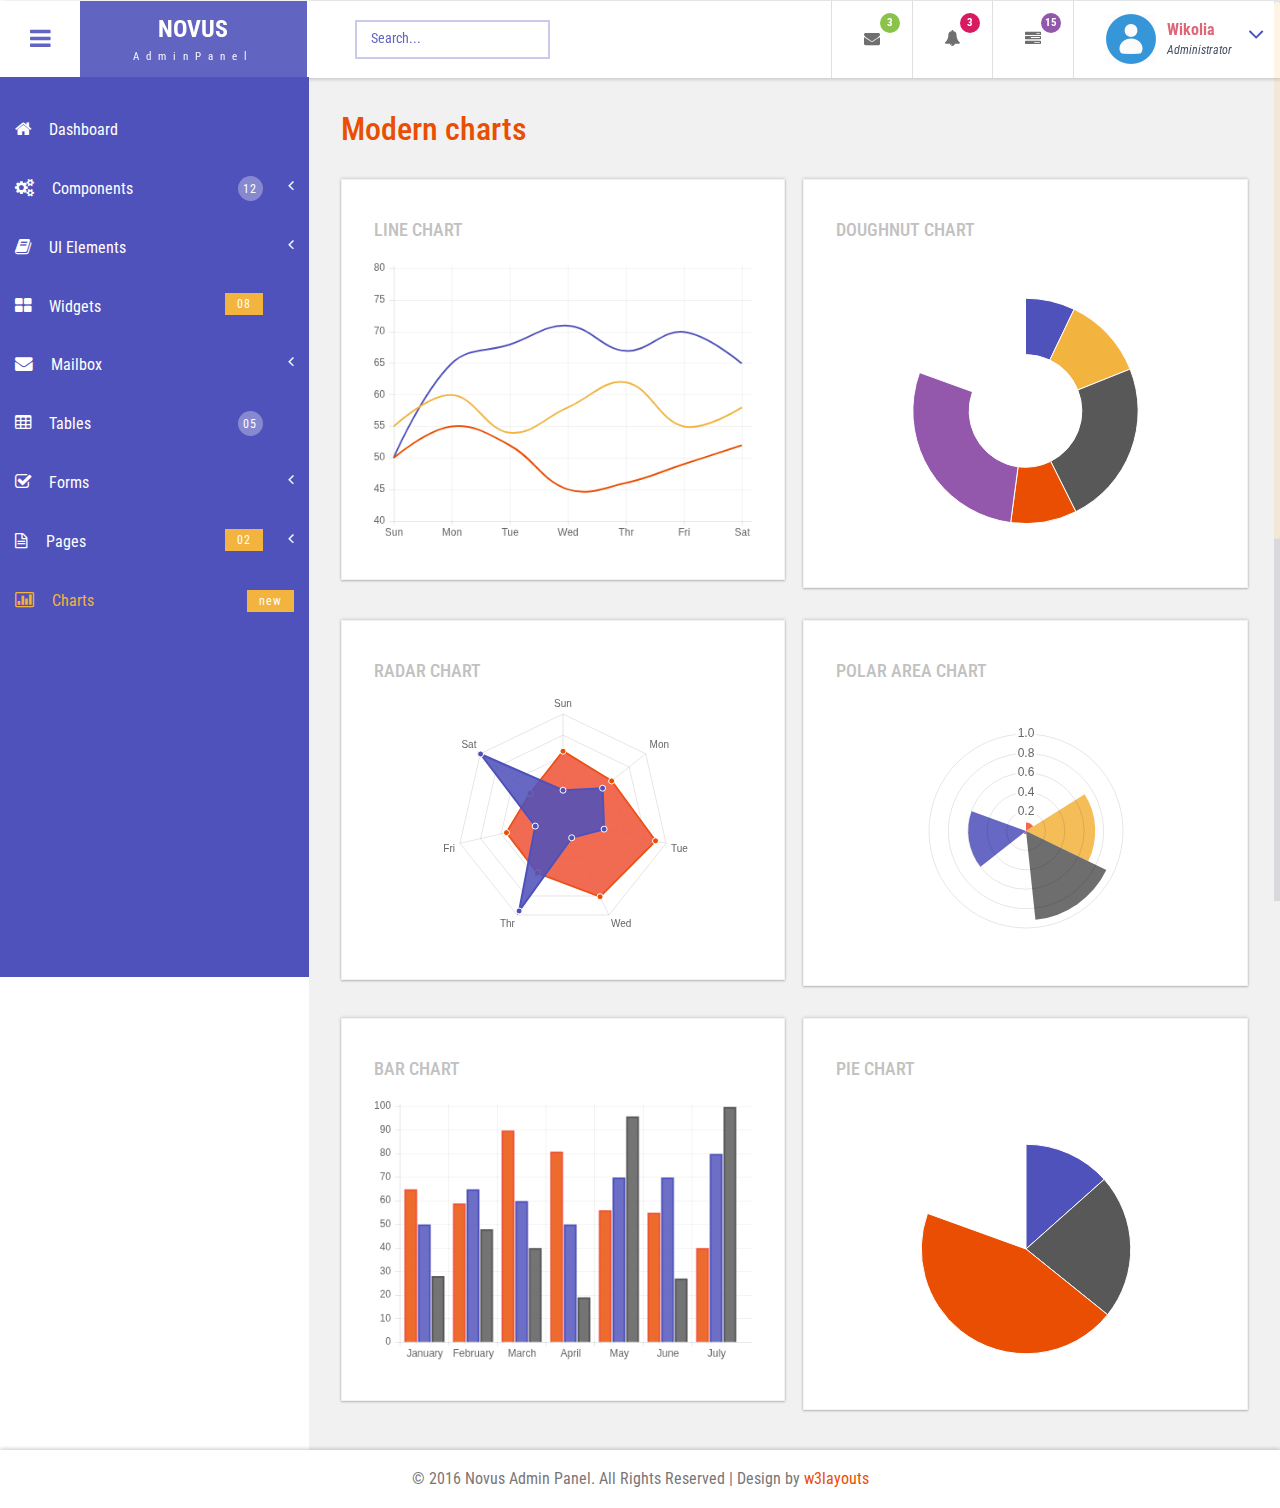
<file: Freelance.MvcWebUI/Content/Themes/Layout/charts.html>
<!--
Author: W3layouts
Author URL: http://w3layouts.com
License: Creative Commons Attribution 3.0 Unported
License URL: http://creativecommons.org/licenses/by/3.0/
-->
<!DOCTYPE HTML>
<html>
<head>
<title>Novus Admin Panel an Admin Panel Category Flat Bootstrap Responsive Website Template | Charts :: w3layouts</title>
<meta name="viewport" content="width=device-width, initial-scale=1">
<meta http-equiv="Content-Type" content="text/html; charset=utf-8" />
<meta name="keywords" content="Novus Admin Panel Responsive web template, Bootstrap Web Templates, Flat Web Templates, Android Compatible web template, 
SmartPhone Compatible web template, free WebDesigns for Nokia, Samsung, LG, SonyEricsson, Motorola web design" />
<script type="application/x-javascript"> addEventListener("load", function() { setTimeout(hideURLbar, 0); }, false); function hideURLbar(){ window.scrollTo(0,1); } </script>
<!-- Bootstrap Core CSS -->
<link href="css/bootstrap.css" rel='stylesheet' type='text/css' />
<!-- Custom CSS -->
<link href="css/style.css" rel='stylesheet' type='text/css' />
<!-- font CSS -->
<!-- font-awesome icons -->
<link href="css/font-awesome.css" rel="stylesheet"> 
<!-- //font-awesome icons -->
 <!-- js-->
<script src="js/jquery-1.11.1.min.js"></script>
<script src="js/modernizr.custom.js"></script>
<!--webfonts-->
<link href='//fonts.googleapis.com/css?family=Roboto+Condensed:400,300,300italic,400italic,700,700italic' rel='stylesheet' type='text/css'>
<!--//webfonts-->
<!-- chart -->
<script src="js/Chart.js"></script>
<!-- //chart --> 
<!--animate-->
<link href="css/animate.css" rel="stylesheet" type="text/css" media="all">
<script src="js/wow.min.js"></script>
	<script>
		 new WOW().init();
	</script>
<!--//end-animate-->
<!-- Metis Menu -->
<script src="js/metisMenu.min.js"></script>
<script src="js/custom.js"></script>
<link href="css/custom.css" rel="stylesheet">
<!--//Metis Menu -->
</head> 
<body class="cbp-spmenu-push">
	<div class="main-content">
		<!--left-fixed -navigation-->
		<div class=" sidebar" role="navigation">
            <div class="navbar-collapse">
				<nav class="cbp-spmenu cbp-spmenu-vertical cbp-spmenu-left" id="cbp-spmenu-s1">
					<ul class="nav" id="side-menu">
						<li>
							<a href="index.html"><i class="fa fa-home nav_icon"></i>Dashboard</a>
						</li>
						<li>
							<a href="#"><i class="fa fa-cogs nav_icon"></i>Components <span class="nav-badge">12</span> <span class="fa arrow"></span></a>
							<ul class="nav nav-second-level collapse">
								<li>
									<a href="grids.html">Grid System</a>
								</li>
								<li>
									<a href="media.html">Media Objects</a>
								</li>
							</ul>
							<!-- /nav-second-level -->
						</li>
						<li class="">
							<a href="#"><i class="fa fa-book nav_icon"></i>UI Elements <span class="fa arrow"></span></a>
							<ul class="nav nav-second-level collapse">
								<li>
									<a href="general.html">General<span class="nav-badge-btm">08</span></a>
								</li>
								<li>
									<a href="typography.html">Typography</a>
								</li>
							</ul>
							<!-- /nav-second-level -->
						</li>
						<li>
							<a href="widgets.html"><i class="fa fa-th-large nav_icon"></i>Widgets <span class="nav-badge-btm">08</span></a>
						</li>
						<li>
							<a href="#"><i class="fa fa-envelope nav_icon"></i>Mailbox<span class="fa arrow"></span></a>
							<ul class="nav nav-second-level collapse">
								<li>
									<a href="inbox.html">Inbox <span class="nav-badge-btm">05</span></a>
								</li>
								<li>
									<a href="compose.html">Compose email</a>
								</li>
							</ul>
							<!-- //nav-second-level -->
						</li>
						<li>
							<a href="tables.html"><i class="fa fa-table nav_icon"></i>Tables <span class="nav-badge">05</span></a>
						</li>
						<li>
							<a href="#"><i class="fa fa-check-square-o nav_icon"></i>Forms<span class="fa arrow"></span></a>
							<ul class="nav nav-second-level collapse">
								<li>
									<a href="forms.html">Basic Forms <span class="nav-badge-btm">07</span></a>
								</li>
								<li>
									<a href="validation.html">Validation</a>
								</li>
							</ul>
							<!-- //nav-second-level -->
						</li>
						<li>
							<a href="#"><i class="fa fa-file-text-o nav_icon"></i>Pages<span class="nav-badge-btm">02</span><span class="fa arrow"></span></a>
							<ul class="nav nav-second-level collapse">
								<li>
									<a href="login.html">Login</a>
								</li>
								<li>
									<a href="signup.html">SignUp</a>
								</li>
								<li>
									<a href="blank-page.html">Blank Page</a>
								</li>
							</ul>
							<!-- //nav-second-level -->
						</li>
						<li>
							<a href="charts.html" class="chart-nav"><i class="fa fa-bar-chart nav_icon"></i>Charts <span class="nav-badge-btm pull-right">new</span></a>
						</li>
					</ul>
					<div class="clearfix"> </div>
					<!-- //sidebar-collapse -->
				</nav>
			</div>
		</div>
		<!--left-fixed -navigation-->
		<!-- header-starts -->
		<div class="sticky-header header-section ">
			<div class="header-left">
				<!--toggle button start-->
				<button id="showLeftPush"><i class="fa fa-bars"></i></button>
				<!--toggle button end-->
				<!--logo -->
				<div class="logo">
					<a href="index.html">
						<h1>NOVUS</h1>
						<span>AdminPanel</span>
					</a>
				</div>
				<!--//logo-->
				<!--search-box-->
				<div class="search-box">
					<form class="input">
						<input class="sb-search-input input__field--madoka" placeholder="Search..." type="search" id="input-31" />
						<label class="input__label" for="input-31">
							<svg class="graphic" width="100%" height="100%" viewBox="0 0 404 77" preserveAspectRatio="none">
								<path d="m0,0l404,0l0,77l-404,0l0,-77z"/>
							</svg>
						</label>
					</form>
				</div><!--//end-search-box-->
				<div class="clearfix"> </div>
			</div>
			<div class="header-right">
				<div class="profile_details_left"><!--notifications of menu start -->
					<ul class="nofitications-dropdown">
						<li class="dropdown head-dpdn">
							<a href="#" class="dropdown-toggle" data-toggle="dropdown" aria-expanded="false"><i class="fa fa-envelope"></i><span class="badge">3</span></a>
							<ul class="dropdown-menu">
								<li>
									<div class="notification_header">
										<h3>You have 3 new messages</h3>
									</div>
								</li>
								<li><a href="#">
								   <div class="user_img"><img src="images/1.png" alt=""></div>
								   <div class="notification_desc">
									<p>Lorem ipsum dolor amet</p>
									<p><span>1 hour ago</span></p>
									</div>
								   <div class="clearfix"></div>	
								</a></li>
								<li class="odd"><a href="#">
									<div class="user_img"><img src="images/2.png" alt=""></div>
								   <div class="notification_desc">
									<p>Lorem ipsum dolor amet </p>
									<p><span>1 hour ago</span></p>
									</div>
								  <div class="clearfix"></div>	
								</a></li>
								<li><a href="#">
								   <div class="user_img"><img src="images/3.png" alt=""></div>
								   <div class="notification_desc">
									<p>Lorem ipsum dolor amet </p>
									<p><span>1 hour ago</span></p>
									</div>
								   <div class="clearfix"></div>	
								</a></li>
								<li>
									<div class="notification_bottom">
										<a href="#">See all messages</a>
									</div> 
								</li>
							</ul>
						</li>
						<li class="dropdown head-dpdn">
							<a href="#" class="dropdown-toggle" data-toggle="dropdown" aria-expanded="false"><i class="fa fa-bell"></i><span class="badge blue">3</span></a>
							<ul class="dropdown-menu">
								<li>
									<div class="notification_header">
										<h3>You have 3 new notification</h3>
									</div>
								</li>
								<li><a href="#">
									<div class="user_img"><img src="images/2.png" alt=""></div>
								   <div class="notification_desc">
									<p>Lorem ipsum dolor amet</p>
									<p><span>1 hour ago</span></p>
									</div>
								  <div class="clearfix"></div>	
								 </a></li>
								 <li class="odd"><a href="#">
									<div class="user_img"><img src="images/1.png" alt=""></div>
								   <div class="notification_desc">
									<p>Lorem ipsum dolor amet </p>
									<p><span>1 hour ago</span></p>
									</div>
								   <div class="clearfix"></div>	
								 </a></li>
								 <li><a href="#">
									<div class="user_img"><img src="images/3.png" alt=""></div>
								   <div class="notification_desc">
									<p>Lorem ipsum dolor amet </p>
									<p><span>1 hour ago</span></p>
									</div>
								   <div class="clearfix"></div>	
								 </a></li>
								 <li>
									<div class="notification_bottom">
										<a href="#">See all notifications</a>
									</div> 
								</li>
							</ul>
						</li>	
						<li class="dropdown head-dpdn">
							<a href="#" class="dropdown-toggle" data-toggle="dropdown" aria-expanded="false"><i class="fa fa-tasks"></i><span class="badge blue1">15</span></a>
							<ul class="dropdown-menu">
								<li>
									<div class="notification_header">
										<h3>You have 8 pending task</h3>
									</div>
								</li>
								<li><a href="#">
									<div class="task-info">
										<span class="task-desc">Database update</span><span class="percentage">40%</span>
										<div class="clearfix"></div>	
									</div>
									<div class="progress progress-striped active">
										<div class="bar yellow" style="width:40%;"></div>
									</div>
								</a></li>
								<li><a href="#">
									<div class="task-info">
										<span class="task-desc">Dashboard done</span><span class="percentage">90%</span>
									   <div class="clearfix"></div>	
									</div>
									<div class="progress progress-striped active">
										 <div class="bar green" style="width:90%;"></div>
									</div>
								</a></li>
								<li><a href="#">
									<div class="task-info">
										<span class="task-desc">Mobile App</span><span class="percentage">33%</span>
										<div class="clearfix"></div>	
									</div>
								   <div class="progress progress-striped active">
										 <div class="bar red" style="width: 33%;"></div>
									</div>
								</a></li>
								<li><a href="#">
									<div class="task-info">
										<span class="task-desc">Issues fixed</span><span class="percentage">80%</span>
									   <div class="clearfix"></div>	
									</div>
									<div class="progress progress-striped active">
										 <div class="bar  blue" style="width: 80%;"></div>
									</div>
								</a></li>
								<li>
									<div class="notification_bottom">
										<a href="#">See all pending tasks</a>
									</div> 
								</li>
							</ul>
						</li>	
					</ul>
					<div class="clearfix"> </div>
				</div>
				<!--notification menu end -->
				<div class="profile_details">		
					<ul>
						<li class="dropdown profile_details_drop">
							<a href="#" class="dropdown-toggle" data-toggle="dropdown" aria-expanded="false">
								<div class="profile_img">	
									<span class="prfil-img"><img src="images/a.png" alt=""> </span> 
									<div class="user-name">
										<p>Wikolia</p>
										<span>Administrator</span>
									</div>
									<i class="fa fa-angle-down lnr"></i>
									<i class="fa fa-angle-up lnr"></i>
									<div class="clearfix"></div>	
								</div>	
							</a>
							<ul class="dropdown-menu drp-mnu">
								<li> <a href="#"><i class="fa fa-cog"></i> Settings</a> </li> 
								<li> <a href="#"><i class="fa fa-user"></i> Profile</a> </li> 
								<li> <a href="#"><i class="fa fa-sign-out"></i> Logout</a> </li>
							</ul>
						</li>
					</ul>
				</div>
				<div class="clearfix"> </div>	
			</div>
			<div class="clearfix"> </div>	
		</div>
		<!-- //header-ends -->
		<!-- main content start-->
		<div id="page-wrapper">
			<div class="main-page charts-page">
				<h3 class="title1">Modern charts</h3>
				<div class="charts">
					<div class="col-md-6 chrt-page-grids">
						<h4 class="title">Line Chart</h4>
						<canvas id="line" height="300" width="400" style="width: 400px; height: 300px;"></canvas>
					</div>
					<div class="col-md-6 chrt-page-grids chrt-right">
						<h4 class="title">Doughnut Chart</h4>
						<div class="doughnut-grid">
							<canvas id="doughnut" style="width:416px; height: 306px;"></canvas>
						</div>
					</div>
					<div class="col-md-6 charts chrt-page-grids">
						<h4 class="title">Radar Chart</h4>
						<div class="radar-grid">
							<canvas id="radar" height="300" width="400" style="width: 400px; height: 300px;"></canvas>
						</div>
					</div>
					<div class="col-md-6 charts chrt-page-grids chrt-right">
						<h4 class="title">polar Area Chart</h4>
						<div class="polar-area">
							<canvas id="polarArea" height="300" width="400" style="width: 400px; height: 300px;"></canvas>
						</div>
					</div>
					<div class="col-md-6 charts chrt-page-grids">
						<h4 class="title">Bar Chart</h4>
						<canvas id="bar" height="300" width="400" style="width: 400px; height: 300px;"></canvas>
					</div>
					<div class="col-md-6 charts chrt-page-grids chrt-right">
						<h4 class="title">Pie Chart</h4>
						<div class="pie-grid">
							<canvas id="pie" height="300" width="400" style="width: 400px; height: 300px;"></canvas>
						</div>
					</div>
					<div class="clearfix"> </div>
						<script>
						var doughnutData = [
								{
									value: 30,
									color:"#4F52BA"
								},
								{
									value : 50,
									color : "#F2B33F"
								},
								{
									value : 100,
									color : "#585858"
								},
								{
									value : 40,
									color : "#e94e02"
								},
								{
									value : 120,
									color : "#9358ac"
								}
							
							];
						var lineChartData = {
							labels : ["Sun","Mon","Tue","Wed","Thr","Fri","Sat"],
							datasets : [
								{
									fillColor : "rgba(51, 51, 51, 0)",
									strokeColor : "#4F52BA",
									pointColor : "#4F52BA",
									pointStrokeColor : "#fff",
									data : [50,65,68,71,67,70,65]
								},
								{
									fillColor : "rgba(51, 51, 51, 0)",
									strokeColor : "#F2B33F",
									pointColor : "#F2B33F",
									pointStrokeColor : "#fff",
									data : [55,60,54,58,62,55,58]
								},
								{
									fillColor : "rgba(51, 51, 51, 0)",
									strokeColor : "#e94e02",
									pointColor : "#e94e02",
									pointStrokeColor : "#fff",
									data : [50,55,52,45,46,49,52]
								}
							]
							
						};
						var pieData = [
								{
									value: 30,
									color:"#4F52BA"
								},
								{
									value : 50,
									color : "#585858"
								},
								{
									value : 100,
									color : "#e94e02"
								}
							
							];
						var barChartData = {
							labels : ["January","February","March","April","May","June","July"],
							datasets : [
								{
									fillColor : "rgba(233, 78, 2, 0.83)",
									strokeColor : "#ef553a",
									highlightFill: "#ef553a",
									data : [65,59,90,81,56,55,40]
								},
								{
									fillColor : "rgba(79, 82, 186, 0.83)",
									strokeColor : "#4F52BA",
									highlightFill: "#4F52BA",
									data : [50,65,60,50,70,70,80]
								},
								{
									fillColor : "rgba(88, 88, 88, 0.83)",
									strokeColor : "#585858",
									highlightFill: "#585858",
									data : [28,48,40,19,96,27,100]
								}
							]
							
						};
					var chartData = [
							{
								value : Math.random(),
								color: "rgba(239, 85, 58, 0.87)"
							},
							{
								value : Math.random(),
								color: "rgba(242, 179, 63, 0.87)"
							},
							{
								value : Math.random(),
								color: "rgba(88, 88, 88, 0.87)"
							},
							{
								value : Math.random(),
								color: "rgba(147, 88, 172, 0.87)"
							},
							{
								value : Math.random(),
								color: "rgba(79, 82, 186, 0.87)"
							},
						];
						var radarChartData = {
							labels : ["Sun","Mon","Tue","Wed","Thr","Fri","Sat"],
							datasets : [
								{
									fillColor : "rgba(239, 85, 58, 0.87)",
									strokeColor : "#e94e02",
									pointColor : "#e94e02",
									pointStrokeColor : "#fff",
									data : [65,59,90,81,56,55,40]
								},
								{
									fillColor : "rgba(79, 82, 186, 0.87)",
									strokeColor : "#4F52BA",
									pointColor : "#4F52BA",
									pointStrokeColor : "#fff",
									data : [28,48,40,19,96,27,100]
								}
							]
							
						};
						new Chart(document.getElementById("doughnut").getContext("2d")).Doughnut(doughnutData);
						new Chart(document.getElementById("line").getContext("2d")).Line(lineChartData);
						new Chart(document.getElementById("radar").getContext("2d")).Radar(radarChartData);
						new Chart(document.getElementById("polarArea").getContext("2d")).PolarArea(chartData);
						new Chart(document.getElementById("bar").getContext("2d")).Bar(barChartData);
						new Chart(document.getElementById("pie").getContext("2d")).Pie(pieData);
					</script>	
				</div>
			</div>
		</div>
		<!--footer-->
		<div class="footer">
		   <p>&copy; 2016 Novus Admin Panel. All Rights Reserved | Design by <a href="https://w3layouts.com/" target="_blank">w3layouts</a></p>
		</div>
        <!--//footer-->
	</div>
	<!-- Classie -->
		<script src="js/classie.js"></script>
		<script>
			var menuLeft = document.getElementById( 'cbp-spmenu-s1' ),
				showLeftPush = document.getElementById( 'showLeftPush' ),
				body = document.body;
				
			showLeftPush.onclick = function() {
				classie.toggle( this, 'active' );
				classie.toggle( body, 'cbp-spmenu-push-toright' );
				classie.toggle( menuLeft, 'cbp-spmenu-open' );
				disableOther( 'showLeftPush' );
			};
			
			function disableOther( button ) {
				if( button !== 'showLeftPush' ) {
					classie.toggle( showLeftPush, 'disabled' );
				}
			}
		</script>
	<!--scrolling js-->
	<script src="js/jquery.nicescroll.js"></script>
	<script src="js/scripts.js"></script>
	<!--//scrolling js-->
	<!-- Bootstrap Core JavaScript -->
   <script src="js/bootstrap.js"> </script>
</body>
</html>
</file>
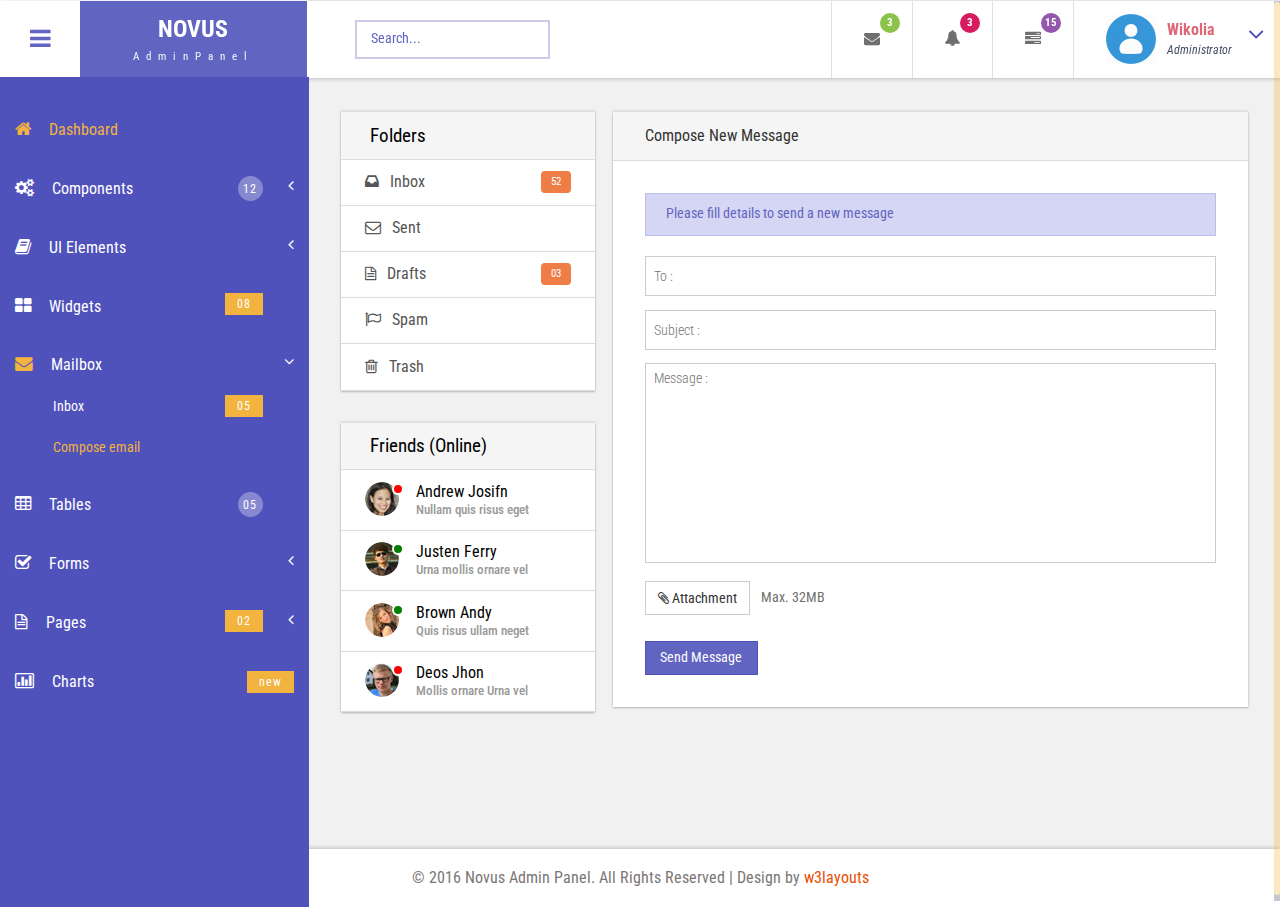
<file: Freelance.MvcWebUI/Content/Themes/Layout/compose.html>
<!--
Author: W3layouts
Author URL: http://w3layouts.com
License: Creative Commons Attribution 3.0 Unported
License URL: http://creativecommons.org/licenses/by/3.0/
-->
<!DOCTYPE HTML>
<html>
<head>
<title>Novus Admin Panel an Admin Panel Category Flat Bootstrap Responsive Website Template | Compose mail :: w3layouts</title>
<meta name="viewport" content="width=device-width, initial-scale=1">
<meta http-equiv="Content-Type" content="text/html; charset=utf-8" />
<meta name="keywords" content="Novus Admin Panel Responsive web template, Bootstrap Web Templates, Flat Web Templates, Android Compatible web template, 
SmartPhone Compatible web template, free WebDesigns for Nokia, Samsung, LG, SonyEricsson, Motorola web design" />
<script type="application/x-javascript"> addEventListener("load", function() { setTimeout(hideURLbar, 0); }, false); function hideURLbar(){ window.scrollTo(0,1); } </script>
<!-- Bootstrap Core CSS -->
<link href="css/bootstrap.css" rel='stylesheet' type='text/css' />
<!-- Custom CSS -->
<link href="css/style.css" rel='stylesheet' type='text/css' />
<!-- font CSS -->
<!-- font-awesome icons -->
<link href="css/font-awesome.css" rel="stylesheet"> 
<!-- //font-awesome icons -->
 <!-- js-->
<script src="js/jquery-1.11.1.min.js"></script>
<script src="js/modernizr.custom.js"></script>
<!--webfonts-->
<link href='//fonts.googleapis.com/css?family=Roboto+Condensed:400,300,300italic,400italic,700,700italic' rel='stylesheet' type='text/css'>
<!--//webfonts--> 
<!--animate-->
<link href="css/animate.css" rel="stylesheet" type="text/css" media="all">
<script src="js/wow.min.js"></script>
	<script>
		 new WOW().init();
	</script>
<!--//end-animate-->
<!-- Metis Menu -->
<script src="js/metisMenu.min.js"></script>
<script src="js/custom.js"></script>
<link href="css/custom.css" rel="stylesheet">
<!--//Metis Menu -->
</head> 
<body class="cbp-spmenu-push">
	<div class="main-content">
		<!--left-fixed -navigation-->
		<div class=" sidebar" role="navigation">
            <div class="navbar-collapse">
				<nav class="cbp-spmenu cbp-spmenu-vertical cbp-spmenu-left" id="cbp-spmenu-s1">
					<ul class="nav" id="side-menu">
						<li>
							<a href="index.html" class="active"><i class="fa fa-home nav_icon"></i>Dashboard</a>
						</li>
						<li>
							<a href="#"><i class="fa fa-cogs nav_icon"></i>Components <span class="nav-badge">12</span> <span class="fa arrow"></span></a>
							<ul class="nav nav-second-level collapse">
								<li>
									<a href="grids.html">Grid System</a>
								</li>
								<li>
									<a href="media.html">Media Objects</a>
								</li>
							</ul>
							<!-- /nav-second-level -->
						</li>
						<li class="">
							<a href="#"><i class="fa fa-book nav_icon"></i>UI Elements <span class="fa arrow"></span></a>
							<ul class="nav nav-second-level collapse">
								<li>
									<a href="general.html">General<span class="nav-badge-btm">08</span></a>
								</li>
								<li>
									<a href="typography.html">Typography</a>
								</li>
							</ul>
							<!-- /nav-second-level -->
						</li>
						<li>
							<a href="widgets.html"><i class="fa fa-th-large nav_icon"></i>Widgets <span class="nav-badge-btm">08</span></a>
						</li>
						<li>
							<a href="#"><i class="fa fa-envelope nav_icon"></i>Mailbox<span class="fa arrow"></span></a>
							<ul class="nav nav-second-level collapse">
								<li>
									<a href="inbox.html">Inbox <span class="nav-badge-btm">05</span></a>
								</li>
								<li>
									<a href="compose.html">Compose email</a>
								</li>
							</ul>
							<!-- //nav-second-level -->
						</li>
						<li>
							<a href="tables.html"><i class="fa fa-table nav_icon"></i>Tables <span class="nav-badge">05</span></a>
						</li>
						<li>
							<a href="#"><i class="fa fa-check-square-o nav_icon"></i>Forms<span class="fa arrow"></span></a>
							<ul class="nav nav-second-level collapse">
								<li>
									<a href="forms.html">Basic Forms <span class="nav-badge-btm">07</span></a>
								</li>
								<li>
									<a href="validation.html">Validation</a>
								</li>
							</ul>
							<!-- //nav-second-level -->
						</li>
						<li>
							<a href="#"><i class="fa fa-file-text-o nav_icon"></i>Pages<span class="nav-badge-btm">02</span><span class="fa arrow"></span></a>
							<ul class="nav nav-second-level collapse">
								<li>
									<a href="login.html">Login</a>
								</li>
								<li>
									<a href="signup.html">SignUp</a>
								</li>
								<li>
									<a href="blank-page.html">Blank Page</a>
								</li>
							</ul>
							<!-- //nav-second-level -->
						</li>
						<li>
							<a href="charts.html" class="chart-nav"><i class="fa fa-bar-chart nav_icon"></i>Charts <span class="nav-badge-btm pull-right">new</span></a>
						</li>
					</ul>
					<div class="clearfix"> </div>
					<!-- //sidebar-collapse -->
				</nav>
			</div>
		</div>
		<!--left-fixed -navigation-->
		<!-- header-starts -->
		<div class="sticky-header header-section ">
			<div class="header-left">
				<!--toggle button start-->
				<button id="showLeftPush"><i class="fa fa-bars"></i></button>
				<!--toggle button end-->
				<!--logo -->
				<div class="logo">
					<a href="index.html">
						<h1>NOVUS</h1>
						<span>AdminPanel</span>
					</a>
				</div>
				<!--//logo-->
				<!--search-box-->
				<div class="search-box">
					<form class="input">
						<input class="sb-search-input input__field--madoka" placeholder="Search..." type="search" id="input-31" />
						<label class="input__label" for="input-31">
							<svg class="graphic" width="100%" height="100%" viewBox="0 0 404 77" preserveAspectRatio="none">
								<path d="m0,0l404,0l0,77l-404,0l0,-77z"/>
							</svg>
						</label>
					</form>
				</div><!--//end-search-box-->
				<div class="clearfix"> </div>
			</div>
			<div class="header-right">
				<div class="profile_details_left"><!--notifications of menu start -->
					<ul class="nofitications-dropdown">
						<li class="dropdown head-dpdn">
							<a href="#" class="dropdown-toggle" data-toggle="dropdown" aria-expanded="false"><i class="fa fa-envelope"></i><span class="badge">3</span></a>
							<ul class="dropdown-menu">
								<li>
									<div class="notification_header">
										<h3>You have 3 new messages</h3>
									</div>
								</li>
								<li><a href="#">
								   <div class="user_img"><img src="images/1.png" alt=""></div>
								   <div class="notification_desc">
									<p>Lorem ipsum dolor amet</p>
									<p><span>1 hour ago</span></p>
									</div>
								   <div class="clearfix"></div>	
								</a></li>
								<li class="odd"><a href="#">
									<div class="user_img"><img src="images/2.png" alt=""></div>
								   <div class="notification_desc">
									<p>Lorem ipsum dolor amet </p>
									<p><span>1 hour ago</span></p>
									</div>
								  <div class="clearfix"></div>	
								</a></li>
								<li><a href="#">
								   <div class="user_img"><img src="images/3.png" alt=""></div>
								   <div class="notification_desc">
									<p>Lorem ipsum dolor amet </p>
									<p><span>1 hour ago</span></p>
									</div>
								   <div class="clearfix"></div>	
								</a></li>
								<li>
									<div class="notification_bottom">
										<a href="#">See all messages</a>
									</div> 
								</li>
							</ul>
						</li>
						<li class="dropdown head-dpdn">
							<a href="#" class="dropdown-toggle" data-toggle="dropdown" aria-expanded="false"><i class="fa fa-bell"></i><span class="badge blue">3</span></a>
							<ul class="dropdown-menu">
								<li>
									<div class="notification_header">
										<h3>You have 3 new notification</h3>
									</div>
								</li>
								<li><a href="#">
									<div class="user_img"><img src="images/2.png" alt=""></div>
								   <div class="notification_desc">
									<p>Lorem ipsum dolor amet</p>
									<p><span>1 hour ago</span></p>
									</div>
								  <div class="clearfix"></div>	
								 </a></li>
								 <li class="odd"><a href="#">
									<div class="user_img"><img src="images/1.png" alt=""></div>
								   <div class="notification_desc">
									<p>Lorem ipsum dolor amet </p>
									<p><span>1 hour ago</span></p>
									</div>
								   <div class="clearfix"></div>	
								 </a></li>
								 <li><a href="#">
									<div class="user_img"><img src="images/3.png" alt=""></div>
								   <div class="notification_desc">
									<p>Lorem ipsum dolor amet </p>
									<p><span>1 hour ago</span></p>
									</div>
								   <div class="clearfix"></div>	
								 </a></li>
								 <li>
									<div class="notification_bottom">
										<a href="#">See all notifications</a>
									</div> 
								</li>
							</ul>
						</li>	
						<li class="dropdown head-dpdn">
							<a href="#" class="dropdown-toggle" data-toggle="dropdown" aria-expanded="false"><i class="fa fa-tasks"></i><span class="badge blue1">15</span></a>
							<ul class="dropdown-menu">
								<li>
									<div class="notification_header">
										<h3>You have 8 pending task</h3>
									</div>
								</li>
								<li><a href="#">
									<div class="task-info">
										<span class="task-desc">Database update</span><span class="percentage">40%</span>
										<div class="clearfix"></div>	
									</div>
									<div class="progress progress-striped active">
										<div class="bar yellow" style="width:40%;"></div>
									</div>
								</a></li>
								<li><a href="#">
									<div class="task-info">
										<span class="task-desc">Dashboard done</span><span class="percentage">90%</span>
									   <div class="clearfix"></div>	
									</div>
									<div class="progress progress-striped active">
										 <div class="bar green" style="width:90%;"></div>
									</div>
								</a></li>
								<li><a href="#">
									<div class="task-info">
										<span class="task-desc">Mobile App</span><span class="percentage">33%</span>
										<div class="clearfix"></div>	
									</div>
								   <div class="progress progress-striped active">
										 <div class="bar red" style="width: 33%;"></div>
									</div>
								</a></li>
								<li><a href="#">
									<div class="task-info">
										<span class="task-desc">Issues fixed</span><span class="percentage">80%</span>
									   <div class="clearfix"></div>	
									</div>
									<div class="progress progress-striped active">
										 <div class="bar  blue" style="width: 80%;"></div>
									</div>
								</a></li>
								<li>
									<div class="notification_bottom">
										<a href="#">See all pending tasks</a>
									</div> 
								</li>
							</ul>
						</li>	
					</ul>
					<div class="clearfix"> </div>
				</div>
				<!--notification menu end -->
				<div class="profile_details">		
					<ul>
						<li class="dropdown profile_details_drop">
							<a href="#" class="dropdown-toggle" data-toggle="dropdown" aria-expanded="false">
								<div class="profile_img">	
									<span class="prfil-img"><img src="images/a.png" alt=""> </span> 
									<div class="user-name">
										<p>Wikolia</p>
										<span>Administrator</span>
									</div>
									<i class="fa fa-angle-down lnr"></i>
									<i class="fa fa-angle-up lnr"></i>
									<div class="clearfix"></div>	
								</div>	
							</a>
							<ul class="dropdown-menu drp-mnu">
								<li> <a href="#"><i class="fa fa-cog"></i> Settings</a> </li> 
								<li> <a href="#"><i class="fa fa-user"></i> Profile</a> </li> 
								<li> <a href="sign-up.html"><i class="fa fa-sign-out"></i> Logout</a> </li>
							</ul>
						</li>
					</ul>
				</div>
				<div class="clearfix"> </div>	
			</div>
			<div class="clearfix"> </div>	
		</div>
		<!-- //header-ends -->
		<!-- main content start-->
		<div id="page-wrapper">
			<div class="main-page compose">
				<div class="col-md-4 compose-left">
					<div class="folder widget-shadow">
						<ul>
							<li class="head">Folders</li>
							<li><a href="inbox.html"><i class="fa fa-inbox"></i>Inbox <span>52</span></a></li>
							<li><a href="#"><i class="fa fa fa-envelope-o"></i>Sent </a></li>
							<li><a href="#"><i class="fa fa-file-text-o"></i>Drafts <span>03</span></a> </li>
							<li><a href="#"><i class="fa fa-flag-o"></i>Spam </a></li>
							<li><a href="#"><i class="fa fa-trash-o"></i>Trash</a></li>
						</ul>
					</div>
					<div class="chat-grid widget-shadow">
						<ul>
							<li class="head">Friends (Online) </li>
							<li><a href="#">
									<div class="chat-left">
										<img class="img-circle" src="images/i1.png" alt="">
										<label class="small-badge"></label>
									</div>
									<div class="chat-right">
										<p>Andrew Josifn</p>
										<h6>Nullam quis risus eget </h6>
									</div>
									<div class="clearfix"> </div>	
								</a>
							</li>
							<li><a href="#">
									<div class="chat-left">
										<img class="img-circle" src="images/i2.png" alt="">
										<label class="small-badge bg-green"></label>
									</div>
									<div class="chat-right">
										<p>Justen Ferry</p>
										<h6>Urna mollis ornare vel</h6>
									</div>
									<div class="clearfix"> </div>	
								</a>
							</li>
							<li><a href="#">
									<div class="chat-left">
										<img class="img-circle" src="images/i3.png" alt="">
										<label class="small-badge bg-green"></label>
									</div>
									<div class="chat-right">
										<p>Brown Andy </p>
										<h6>Quis risus ullam neget </h6>
									</div>
									<div class="clearfix"> </div>	
								</a>
							</li>
							<li><a href="#">
									<div class="chat-left">
										<img class="img-circle" src="images/i4.png" alt="">
										<label class="small-badge"></label>
									</div>
									<div class="chat-right">
										<p>Deos Jhon</p>
										<h6>Mollis ornare Urna vel</h6>
									</div>
									<div class="clearfix"> </div>	
								</a>
							</li>
						</ul>
					</div>
				</div>
				<div class="col-md-8 compose-right widget-shadow">
					<div class="panel-default">
						<div class="panel-heading">
							Compose New Message 
						</div>
						<div class="panel-body">
							<div class="alert alert-info">
								Please fill details to send a new message
							</div>
							<form class="com-mail">
								<input type="text" class="form-control1 control3" placeholder="To :">
								<input type="text" class="form-control1 control3" placeholder="Subject :">
								<textarea rows="6" class="form-control1 control2" placeholder="Message :" ></textarea>
								<div class="form-group">
									<div class="btn btn-default btn-file">
										<i class="fa fa-paperclip"></i> Attachment
										<input type="file" name="attachment">
									</div>
									<p class="help-block">Max. 32MB</p>
								</div>
								<input type="submit" value="Send Message"> 
							</form>
						</div>
					</div>
				</div>
				<div class="clearfix"> </div>	
			</div>
		</div>
		<!--footer-->
		<div class="footer">
		   <p>&copy; 2016 Novus Admin Panel. All Rights Reserved | Design by <a href="https://w3layouts.com/" target="_blank">w3layouts</a></p>
		</div>
        <!--//footer-->
	</div>
	<!-- Classie -->
		<script src="js/classie.js"></script>
		<script>
			var menuLeft = document.getElementById( 'cbp-spmenu-s1' ),
				showLeftPush = document.getElementById( 'showLeftPush' ),
				body = document.body;
				
			showLeftPush.onclick = function() {
				classie.toggle( this, 'active' );
				classie.toggle( body, 'cbp-spmenu-push-toright' );
				classie.toggle( menuLeft, 'cbp-spmenu-open' );
				disableOther( 'showLeftPush' );
			};
			
			function disableOther( button ) {
				if( button !== 'showLeftPush' ) {
					classie.toggle( showLeftPush, 'disabled' );
				}
			}
		</script>
	<!--scrolling js-->
	<script src="js/jquery.nicescroll.js"></script>
	<script src="js/scripts.js"></script>
	<!--//scrolling js-->
	<!-- Bootstrap Core JavaScript -->
   <script src="js/bootstrap.js"> </script>
</body>
</html>
</file>
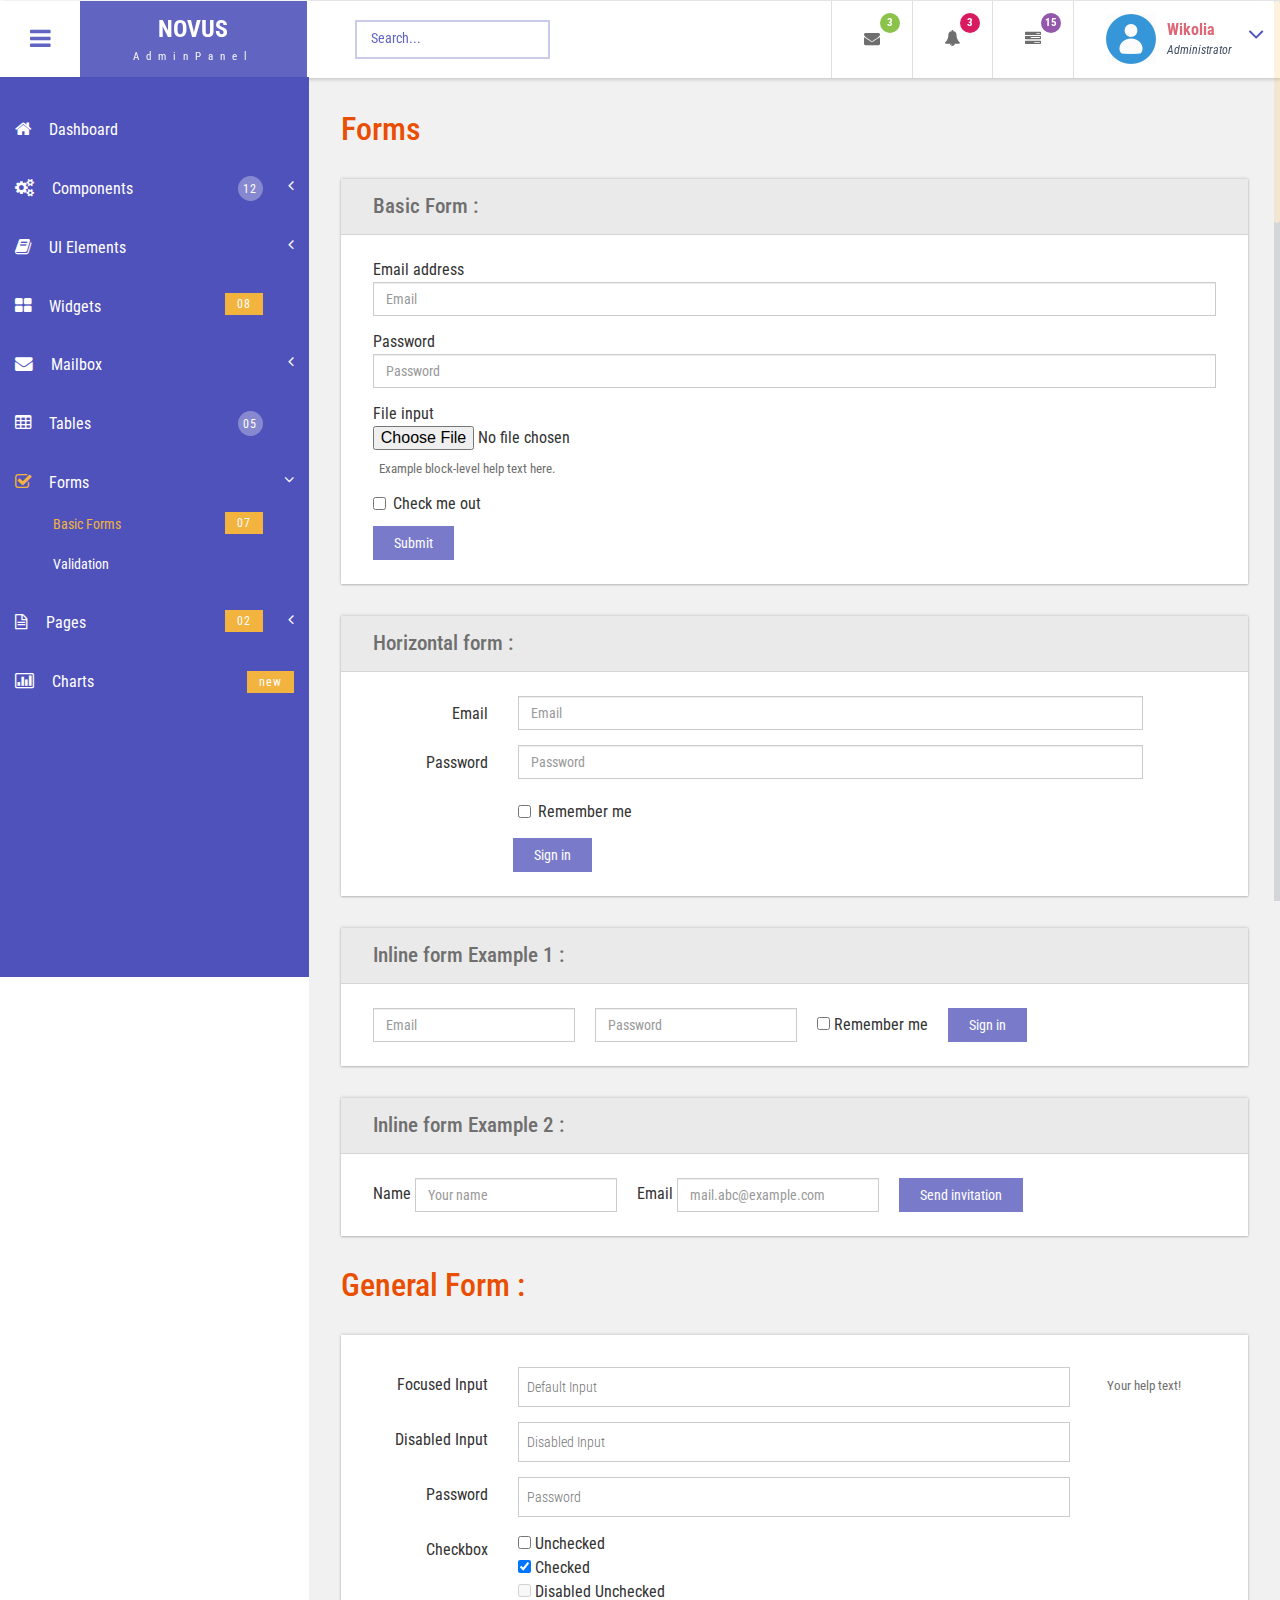
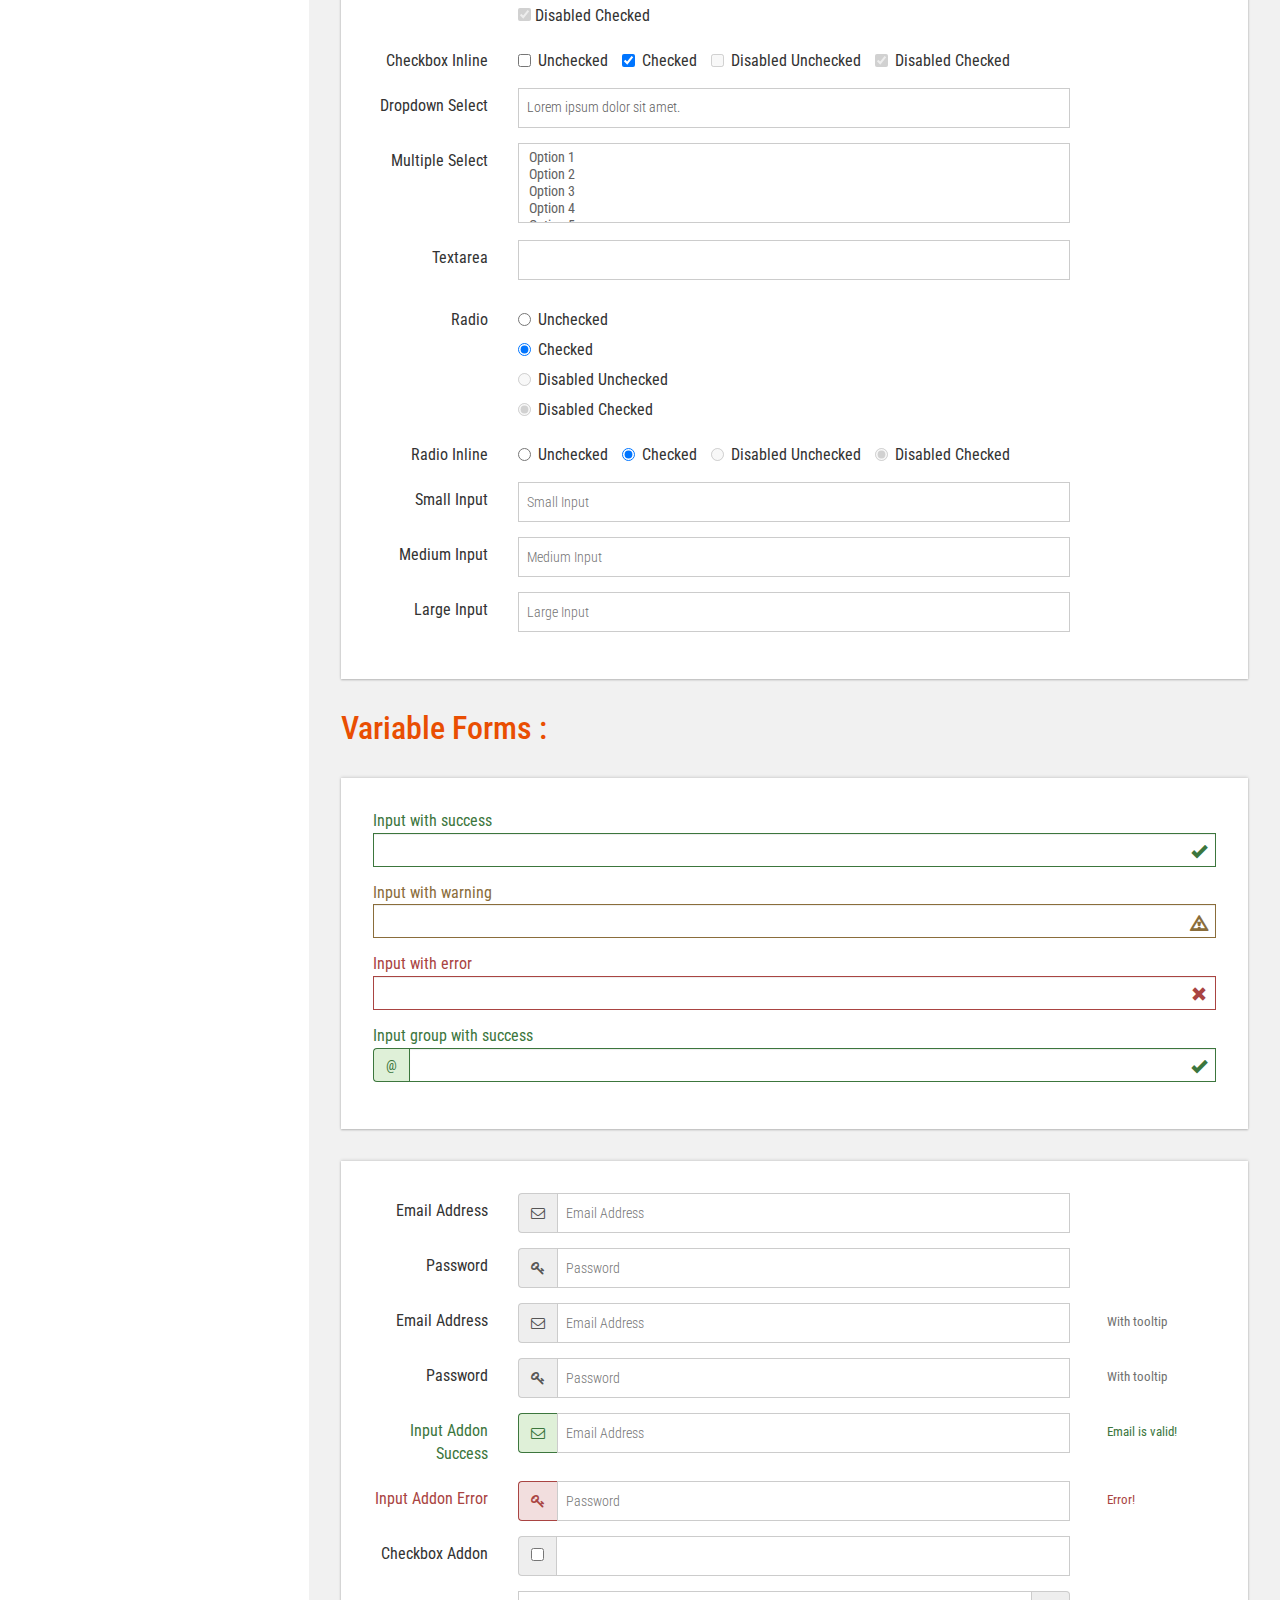
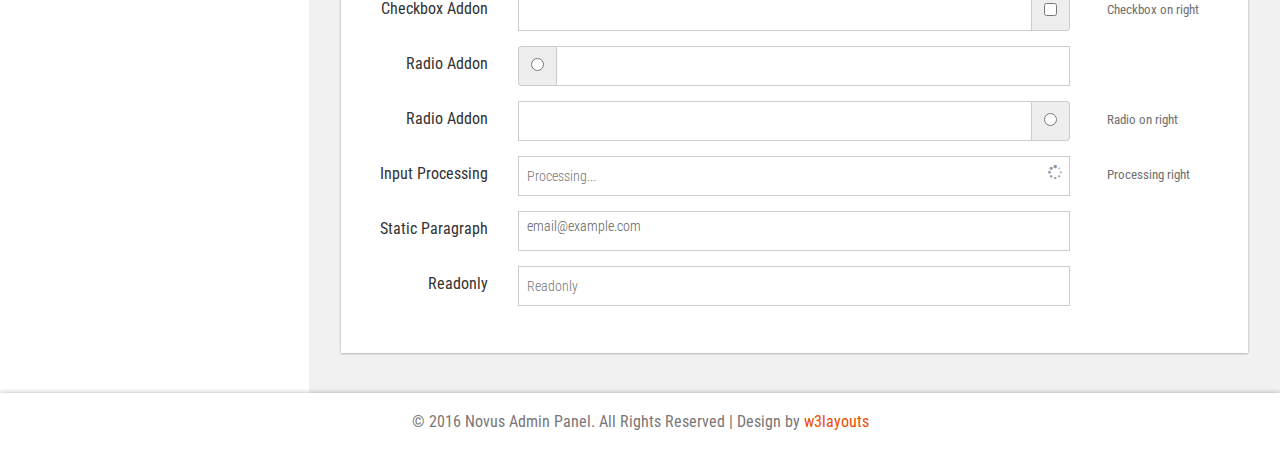
<file: Freelance.MvcWebUI/Content/Themes/Layout/forms.html>
<!--
Author: W3layouts
Author URL: http://w3layouts.com
License: Creative Commons Attribution 3.0 Unported
License URL: http://creativecommons.org/licenses/by/3.0/
-->
<!DOCTYPE HTML>
<html>
<head>
<title>Novus Admin Panel an Admin Panel Category Flat Bootstrap Responsive Website Template | Basic Forms :: w3layouts</title>
<meta name="viewport" content="width=device-width, initial-scale=1">
<meta http-equiv="Content-Type" content="text/html; charset=utf-8" />
<meta name="keywords" content="Novus Admin Panel Responsive web template, Bootstrap Web Templates, Flat Web Templates, Android Compatible web template, 
SmartPhone Compatible web template, free WebDesigns for Nokia, Samsung, LG, SonyEricsson, Motorola web design" />
<script type="application/x-javascript"> addEventListener("load", function() { setTimeout(hideURLbar, 0); }, false); function hideURLbar(){ window.scrollTo(0,1); } </script>
<!-- Bootstrap Core CSS -->
<link href="css/bootstrap.css" rel='stylesheet' type='text/css' />
<!-- Custom CSS -->
<link href="css/style.css" rel='stylesheet' type='text/css' />
<!-- font CSS -->
<!-- font-awesome icons -->
<link href="css/font-awesome.css" rel="stylesheet"> 
<!-- //font-awesome icons -->
 <!-- js-->
<script src="js/jquery-1.11.1.min.js"></script>
<script src="js/modernizr.custom.js"></script>
<!--webfonts-->
<link href='//fonts.googleapis.com/css?family=Roboto+Condensed:400,300,300italic,400italic,700,700italic' rel='stylesheet' type='text/css'>
<!--//webfonts--> 
<!--animate-->
<link href="css/animate.css" rel="stylesheet" type="text/css" media="all">
<script src="js/wow.min.js"></script>
	<script>
		 new WOW().init();
	</script>
<!--//end-animate-->
<!-- Metis Menu -->
<script src="js/metisMenu.min.js"></script>
<script src="js/custom.js"></script>
<link href="css/custom.css" rel="stylesheet">
<!--//Metis Menu -->
</head> 
<body class="cbp-spmenu-push">
	<div class="main-content">
		<!--left-fixed -navigation-->
		<div class=" sidebar" role="navigation">
            <div class="navbar-collapse">
				<nav class="cbp-spmenu cbp-spmenu-vertical cbp-spmenu-left" id="cbp-spmenu-s1">
					<ul class="nav" id="side-menu">
						<li>
							<a href="index.html"><i class="fa fa-home nav_icon"></i>Dashboard</a>
						</li>
						<li>
							<a href="#"><i class="fa fa-cogs nav_icon"></i>Components <span class="nav-badge">12</span> <span class="fa arrow"></span></a>
							<ul class="nav nav-second-level collapse">
								<li>
									<a href="grids.html">Grid System</a>
								</li>
								<li>
									<a href="media.html">Media Objects</a>
								</li>
							</ul>
							<!-- /nav-second-level -->
						</li>
						<li class="">
							<a href="#"><i class="fa fa-book nav_icon"></i>UI Elements <span class="fa arrow"></span></a>
							<ul class="nav nav-second-level collapse">
								<li>
									<a href="general.html">General<span class="nav-badge-btm">08</span></a>
								</li>
								<li>
									<a href="typography.html">Typography</a>
								</li>
							</ul>
							<!-- /nav-second-level -->
						</li>
						<li>
							<a href="widgets.html"><i class="fa fa-th-large nav_icon"></i>Widgets <span class="nav-badge-btm">08</span></a>
						</li>
						<li>
							<a href="#"><i class="fa fa-envelope nav_icon"></i>Mailbox<span class="fa arrow"></span></a>
							<ul class="nav nav-second-level collapse">
								<li>
									<a href="inbox.html">Inbox <span class="nav-badge-btm">05</span></a>
								</li>
								<li>
									<a href="compose.html">Compose email</a>
								</li>
							</ul>
							<!-- //nav-second-level -->
						</li>
						<li>
							<a href="tables.html"><i class="fa fa-table nav_icon"></i>Tables <span class="nav-badge">05</span></a>
						</li>
						<li>
							<a href="#"><i class="fa fa-check-square-o nav_icon"></i>Forms<span class="fa arrow"></span></a>
							<ul class="nav nav-second-level collapse">
								<li>
									<a href="forms.html">Basic Forms <span class="nav-badge-btm">07</span></a>
								</li>
								<li>
									<a href="validation.html">Validation</a>
								</li>
							</ul>
							<!-- //nav-second-level -->
						</li>
						<li>
							<a href="#"><i class="fa fa-file-text-o nav_icon"></i>Pages<span class="nav-badge-btm">02</span><span class="fa arrow"></span></a>
							<ul class="nav nav-second-level collapse">
								<li>
									<a href="login.html">Login</a>
								</li>
								<li>
									<a href="signup.html">SignUp</a>
								</li>
								<li>
									<a href="blank-page.html">Blank Page</a>
								</li>
							</ul>
							<!-- //nav-second-level -->
						</li>
						<li>
							<a href="charts.html" class="chart-nav"><i class="fa fa-bar-chart nav_icon"></i>Charts <span class="nav-badge-btm pull-right">new</span></a>
						</li>
					</ul>
					<div class="clearfix"> </div>
					<!-- //sidebar-collapse -->
				</nav>
			</div>
		</div>
		<!--left-fixed -navigation-->
		<!-- header-starts -->
		<div class="sticky-header header-section ">
			<div class="header-left">
				<!--toggle button start-->
				<button id="showLeftPush"><i class="fa fa-bars"></i></button>
				<!--toggle button end-->
				<!--logo -->
				<div class="logo">
					<a href="index.html">
						<h1>NOVUS</h1>
						<span>AdminPanel</span>
					</a>
				</div>
				<!--//logo-->
				<!--search-box-->
				<div class="search-box">
					<form class="input">
						<input class="sb-search-input input__field--madoka" placeholder="Search..." type="search" id="input-31" />
						<label class="input__label" for="input-31">
							<svg class="graphic" width="100%" height="100%" viewBox="0 0 404 77" preserveAspectRatio="none">
								<path d="m0,0l404,0l0,77l-404,0l0,-77z"/>
							</svg>
						</label>
					</form>
				</div><!--//end-search-box-->
				<div class="clearfix"> </div>
			</div>
			<div class="header-right">
				<div class="profile_details_left"><!--notifications of menu start -->
					<ul class="nofitications-dropdown">
						<li class="dropdown head-dpdn">
							<a href="#" class="dropdown-toggle" data-toggle="dropdown" aria-expanded="false"><i class="fa fa-envelope"></i><span class="badge">3</span></a>
							<ul class="dropdown-menu">
								<li>
									<div class="notification_header">
										<h3>You have 3 new messages</h3>
									</div>
								</li>
								<li><a href="#">
								   <div class="user_img"><img src="images/1.png" alt=""></div>
								   <div class="notification_desc">
									<p>Lorem ipsum dolor amet</p>
									<p><span>1 hour ago</span></p>
									</div>
								   <div class="clearfix"></div>	
								</a></li>
								<li class="odd"><a href="#">
									<div class="user_img"><img src="images/2.png" alt=""></div>
								   <div class="notification_desc">
									<p>Lorem ipsum dolor amet </p>
									<p><span>1 hour ago</span></p>
									</div>
								  <div class="clearfix"></div>	
								</a></li>
								<li><a href="#">
								   <div class="user_img"><img src="images/3.png" alt=""></div>
								   <div class="notification_desc">
									<p>Lorem ipsum dolor amet </p>
									<p><span>1 hour ago</span></p>
									</div>
								   <div class="clearfix"></div>	
								</a></li>
								<li>
									<div class="notification_bottom">
										<a href="#">See all messages</a>
									</div> 
								</li>
							</ul>
						</li>
						<li class="dropdown head-dpdn">
							<a href="#" class="dropdown-toggle" data-toggle="dropdown" aria-expanded="false"><i class="fa fa-bell"></i><span class="badge blue">3</span></a>
							<ul class="dropdown-menu">
								<li>
									<div class="notification_header">
										<h3>You have 3 new notification</h3>
									</div>
								</li>
								<li><a href="#">
									<div class="user_img"><img src="images/2.png" alt=""></div>
								   <div class="notification_desc">
									<p>Lorem ipsum dolor amet</p>
									<p><span>1 hour ago</span></p>
									</div>
								  <div class="clearfix"></div>	
								 </a></li>
								 <li class="odd"><a href="#">
									<div class="user_img"><img src="images/1.png" alt=""></div>
								   <div class="notification_desc">
									<p>Lorem ipsum dolor amet </p>
									<p><span>1 hour ago</span></p>
									</div>
								   <div class="clearfix"></div>	
								 </a></li>
								 <li><a href="#">
									<div class="user_img"><img src="images/3.png" alt=""></div>
								   <div class="notification_desc">
									<p>Lorem ipsum dolor amet </p>
									<p><span>1 hour ago</span></p>
									</div>
								   <div class="clearfix"></div>	
								 </a></li>
								 <li>
									<div class="notification_bottom">
										<a href="#">See all notifications</a>
									</div> 
								</li>
							</ul>
						</li>	
						<li class="dropdown head-dpdn">
							<a href="#" class="dropdown-toggle" data-toggle="dropdown" aria-expanded="false"><i class="fa fa-tasks"></i><span class="badge blue1">15</span></a>
							<ul class="dropdown-menu">
								<li>
									<div class="notification_header">
										<h3>You have 8 pending task</h3>
									</div>
								</li>
								<li><a href="#">
									<div class="task-info">
										<span class="task-desc">Database update</span><span class="percentage">40%</span>
										<div class="clearfix"></div>	
									</div>
									<div class="progress progress-striped active">
										<div class="bar yellow" style="width:40%;"></div>
									</div>
								</a></li>
								<li><a href="#">
									<div class="task-info">
										<span class="task-desc">Dashboard done</span><span class="percentage">90%</span>
									   <div class="clearfix"></div>	
									</div>
									<div class="progress progress-striped active">
										 <div class="bar green" style="width:90%;"></div>
									</div>
								</a></li>
								<li><a href="#">
									<div class="task-info">
										<span class="task-desc">Mobile App</span><span class="percentage">33%</span>
										<div class="clearfix"></div>	
									</div>
								   <div class="progress progress-striped active">
										 <div class="bar red" style="width: 33%;"></div>
									</div>
								</a></li>
								<li><a href="#">
									<div class="task-info">
										<span class="task-desc">Issues fixed</span><span class="percentage">80%</span>
									   <div class="clearfix"></div>	
									</div>
									<div class="progress progress-striped active">
										 <div class="bar  blue" style="width: 80%;"></div>
									</div>
								</a></li>
								<li>
									<div class="notification_bottom">
										<a href="#">See all pending tasks</a>
									</div> 
								</li>
							</ul>
						</li>	
					</ul>
					<div class="clearfix"> </div>
				</div>
				<!--notification menu end -->
				<div class="profile_details">		
					<ul>
						<li class="dropdown profile_details_drop">
							<a href="#" class="dropdown-toggle" data-toggle="dropdown" aria-expanded="false">
								<div class="profile_img">	
									<span class="prfil-img"><img src="images/a.png" alt=""> </span> 
									<div class="user-name">
										<p>Wikolia</p>
										<span>Administrator</span>
									</div>
									<i class="fa fa-angle-down lnr"></i>
									<i class="fa fa-angle-up lnr"></i>
									<div class="clearfix"></div>	
								</div>	
							</a>
							<ul class="dropdown-menu drp-mnu">
								<li> <a href="#"><i class="fa fa-cog"></i> Settings</a> </li> 
								<li> <a href="#"><i class="fa fa-user"></i> Profile</a> </li> 
								<li> <a href="#"><i class="fa fa-sign-out"></i> Logout</a> </li>
							</ul>
						</li>
					</ul>
				</div>
				<div class="clearfix"> </div>	
			</div>
			<div class="clearfix"> </div>	
		</div>
		<!-- //header-ends -->
		<!-- main content start-->
		<div id="page-wrapper">
			<div class="main-page">
				<div class="forms">
					<h3 class="title1">Forms</h3>
					<div class="form-grids row widget-shadow" data-example-id="basic-forms"> 
						<div class="form-title">
							<h4>Basic Form :</h4>
						</div>
						<div class="form-body">
							<form> <div class="form-group"> <label for="exampleInputEmail1">Email address</label> <input type="email" class="form-control" id="exampleInputEmail1" placeholder="Email"> </div> <div class="form-group"> <label for="exampleInputPassword1">Password</label> <input type="password" class="form-control" id="exampleInputPassword1" placeholder="Password"> </div> <div class="form-group"> <label for="exampleInputFile">File input</label> <input type="file" id="exampleInputFile"> <p class="help-block">Example block-level help text here.</p> </div> <div class="checkbox"> <label> <input type="checkbox"> Check me out </label> </div> <button type="submit" class="btn btn-default">Submit</button> </form> 
						</div>
					</div>
					<div class=" form-grids row form-grids-right">
						<div class="widget-shadow " data-example-id="basic-forms"> 
							<div class="form-title">
								<h4>Horizontal form :</h4>
							</div>
							<div class="form-body">
								<form class="form-horizontal"> <div class="form-group"> <label for="inputEmail3" class="col-sm-2 control-label">Email</label> <div class="col-sm-9"> <input type="email" class="form-control" id="inputEmail3" placeholder="Email"> </div> </div> <div class="form-group"> <label for="inputPassword3" class="col-sm-2 control-label">Password</label> <div class="col-sm-9"> <input type="password" class="form-control" id="inputPassword3" placeholder="Password"> </div> </div> <div class="form-group"> <div class="col-sm-offset-2 col-sm-10"> <div class="checkbox"> <label> <input type="checkbox"> Remember me </label> </div> </div> </div> <div class="col-sm-offset-2"> <button type="submit" class="btn btn-default">Sign in</button> </div> </form> 
							</div>
						</div>
					</div>
					<div class="inline-form widget-shadow">
						<div class="form-title">
							<h4>Inline form Example 1 :</h4>
						</div>
						<div class="form-body">
							<div data-example-id="simple-form-inline"> <form class="form-inline"> <div class="form-group"> <input type="email" class="form-control" id="exampleInputEmail3" placeholder="Email"> </div> <div class="form-group"> <input type="password" class="form-control" id="exampleInputPassword3" placeholder="Password"> </div> <div class="checkbox"> <label> <input type="checkbox"> Remember me </label> </div> <button type="submit" class="btn btn-default">Sign in</button> </form> </div>
						</div>
					</div>
					<div class="form-two widget-shadow">
						<div class="form-title">
							<h4>Inline form Example 2 :</h4>
						</div>
						<div class="form-body" data-example-id="simple-form-inline">
							<form class="form-inline"> <div class="form-group"> <label for="exampleInputName2">Name</label> <input type="text" class="form-control" id="exampleInputName2" placeholder="Your name"> </div> <div class="form-group"> <label for="exampleInputEmail2">Email</label> <input type="email" class="form-control" id="exampleInputEmail2" placeholder="mail.abc@example.com"> </div> <button type="submit" class="btn btn-default">Send invitation</button> </form> 
						</div>
					</div>
					<div class="row">
						<h3 class="title1">General Form :</h3>
						<div class="form-three widget-shadow">
							<form class="form-horizontal">
								<div class="form-group">
									<label for="focusedinput" class="col-sm-2 control-label">Focused Input</label>
									<div class="col-sm-8">
										<input type="text" class="form-control1" id="focusedinput" placeholder="Default Input">
									</div>
									<div class="col-sm-2">
										<p class="help-block">Your help text!</p>
									</div>
								</div>
								<div class="form-group">
									<label for="disabledinput" class="col-sm-2 control-label">Disabled Input</label>
									<div class="col-sm-8">
										<input disabled="" type="text" class="form-control1" id="disabledinput" placeholder="Disabled Input">
									</div>
								</div>
								<div class="form-group">
									<label for="inputPassword" class="col-sm-2 control-label">Password</label>
									<div class="col-sm-8">
										<input type="password" class="form-control1" id="inputPassword" placeholder="Password">
									</div>
								</div>
								<div class="form-group">
									<label for="checkbox" class="col-sm-2 control-label">Checkbox</label>
									<div class="col-sm-8">
										<div class="checkbox-inline1"><label><input type="checkbox"> Unchecked</label></div>
										<div class="checkbox-inline1"><label><input type="checkbox" checked=""> Checked</label></div>
										<div class="checkbox-inline1"><label><input type="checkbox" disabled=""> Disabled Unchecked</label></div>
										<div class="checkbox-inline1"><label><input type="checkbox" disabled="" checked=""> Disabled Checked</label></div>
									</div>
								</div>
								<div class="form-group">
									<label for="checkbox" class="col-sm-2 control-label">Checkbox Inline</label>
									<div class="col-sm-8">
										<div class="checkbox-inline"><label><input type="checkbox"> Unchecked</label></div>
										<div class="checkbox-inline"><label><input type="checkbox" checked=""> Checked</label></div>
										<div class="checkbox-inline"><label><input type="checkbox" disabled=""> Disabled Unchecked</label></div>
										<div class="checkbox-inline"><label><input type="checkbox" disabled="" checked=""> Disabled Checked</label></div>
									</div>
								</div>
								<div class="form-group">
									<label for="selector1" class="col-sm-2 control-label">Dropdown Select</label>
									<div class="col-sm-8"><select name="selector1" id="selector1" class="form-control1">
										<option>Lorem ipsum dolor sit amet.</option>
										<option>Dolore, ab unde modi est!</option>
										<option>Illum, fuga minus sit eaque.</option>
										<option>Consequatur ducimus maiores voluptatum minima.</option>
									</select></div>
								</div>
								<div class="form-group">
									<label class="col-sm-2 control-label">Multiple Select</label>
									<div class="col-sm-8">
										<select multiple="" class="form-control1">
											<option>Option 1</option>
											<option>Option 2</option>
											<option>Option 3</option>
											<option>Option 4</option>
											<option>Option 5</option>
										</select>
									</div>
								</div>
								<div class="form-group">
									<label for="txtarea1" class="col-sm-2 control-label">Textarea</label>
									<div class="col-sm-8"><textarea name="txtarea1" id="txtarea1" cols="50" rows="4" class="form-control1"></textarea></div>
								</div>
								<div class="form-group">
									<label for="radio" class="col-sm-2 control-label">Radio</label>
									<div class="col-sm-8">
										<div class="radio block"><label><input type="radio"> Unchecked</label></div>
										<div class="radio block"><label><input type="radio" checked=""> Checked</label></div>
										<div class="radio block"><label><input type="radio" disabled=""> Disabled Unchecked</label></div>
										<div class="radio block"><label><input type="radio" disabled="" checked=""> Disabled Checked</label></div>
									</div>
								</div>
								<div class="form-group">
									<label for="radio" class="col-sm-2 control-label">Radio Inline</label>
									<div class="col-sm-8">
										<div class="radio-inline"><label><input type="radio"> Unchecked</label></div>
										<div class="radio-inline"><label><input type="radio" checked=""> Checked</label></div>
										<div class="radio-inline"><label><input type="radio" disabled=""> Disabled Unchecked</label></div>
										<div class="radio-inline"><label><input type="radio" disabled="" checked=""> Disabled Checked</label></div>
									</div>
								</div>
								<div class="form-group">
									<label for="smallinput" class="col-sm-2 control-label label-input-sm">Small Input</label>
									<div class="col-sm-8">
										<input type="text" class="form-control1 input-sm" id="smallinput" placeholder="Small Input">
									</div>
								</div>
								<div class="form-group">
									<label for="mediuminput" class="col-sm-2 control-label">Medium Input</label>
									<div class="col-sm-8">
										<input type="text" class="form-control1" id="mediuminput" placeholder="Medium Input">
									</div>
								</div>
								<div class="form-group mb-n">
									<label for="largeinput" class="col-sm-2 control-label label-input-lg">Large Input</label>
									<div class="col-sm-8">
										<input type="text" class="form-control1 input-lg" id="largeinput" placeholder="Large Input">
									</div>
								</div>
							</form>
						</div>
					</div>
					<div class="row">
						<h3 class="title1">Variable Forms :</h3>
						<div class="form-three widget-shadow">
							<div data-example-id="form-validation-states-with-icons"> <form> <div class="form-group has-success has-feedback"> <label class="control-label" for="inputSuccess2">Input with success</label> <input type="text" class="form-control" id="inputSuccess2" aria-describedby="inputSuccess2Status"> <span class="glyphicon glyphicon-ok form-control-feedback" aria-hidden="true"></span> <span id="inputSuccess2Status" class="sr-only">(success)</span> </div> <div class="form-group has-warning has-feedback"> <label class="control-label" for="inputWarning2">Input with warning</label> <input type="text" class="form-control" id="inputWarning2" aria-describedby="inputWarning2Status"> <span class="glyphicon glyphicon-warning-sign form-control-feedback" aria-hidden="true"></span> <span id="inputWarning2Status" class="sr-only">(warning)</span> </div> <div class="form-group has-error has-feedback"> <label class="control-label" for="inputError2">Input with error</label> <input type="text" class="form-control" id="inputError2" aria-describedby="inputError2Status"> <span class="glyphicon glyphicon-remove form-control-feedback" aria-hidden="true"></span> <span id="inputError2Status" class="sr-only">(error)</span> </div> <div class="form-group has-success has-feedback"> <label class="control-label" for="inputGroupSuccess1">Input group with success</label> <div class="input-group"> <span class="input-group-addon">@</span> <input type="text" class="form-control" id="inputGroupSuccess1" aria-describedby="inputGroupSuccess1Status"> </div> <span class="glyphicon glyphicon-ok form-control-feedback" aria-hidden="true"></span> <span id="inputGroupSuccess1Status" class="sr-only">(success)</span> </div> </form> </div>
						</div>
						<div class="form-three widget-shadow">
							<div class=" panel-body-inputin">
								<form class="form-horizontal">
									<div class="form-group">
										<label class="col-md-2 control-label">Email Address</label>
										<div class="col-md-8">
											<div class="input-group">							
												<span class="input-group-addon">
													<i class="fa fa-envelope-o"></i>
												</span>
												<input type="text" class="form-control1" placeholder="Email Address">
											</div>
										</div>
									</div>
									<div class="form-group">
										<label class="col-md-2 control-label">Password</label>
										<div class="col-md-8">
											<div class="input-group">
												<span class="input-group-addon">
													<i class="fa fa-key"></i>
												</span>
												<input type="password" class="form-control1" id="exampleInputPassword1" placeholder="Password">
											</div>
										</div>
									</div>
									<div class="form-group">
										<label class="col-md-2 control-label">Email Address</label>
										<div class="col-md-8">
											<div class="input-group input-icon right">
												<span class="input-group-addon">
													<i class="fa fa-envelope-o"></i>
												</span>
												<input id="email" class="form-control1" type="text" placeholder="Email Address">
											</div>
										</div>
										<div class="col-sm-2">
											<p class="help-block">With tooltip</p>
										</div>
									</div>
									<div class="form-group">
										<label class="col-md-2 control-label">Password</label>
										<div class="col-md-8">
											<div class="input-group input-icon right">
												<span class="input-group-addon">
													<i class="fa fa-key"></i>
												</span>
												<input type="password" class="form-control1" placeholder="Password">
											</div>
										</div>
										<div class="col-sm-2">
											<p class="help-block">With tooltip</p>
										</div>
									</div>
									<div class="form-group has-success">
										<label class="col-md-2 control-label">Input Addon Success</label>
										<div class="col-md-8">
											<div class="input-group input-icon right">
												<span class="input-group-addon">
													<i class="fa fa-envelope-o"></i>
												</span>
												<input id="email" class="form-control1" type="text" placeholder="Email Address">
											</div>
										</div>
										<div class="col-sm-2">
											<p class="help-block">Email is valid!</p>
										</div>
									</div>
									<div class="form-group has-error">
										<label class="col-md-2 control-label">Input Addon Error</label>
										<div class="col-md-8">
											<div class="input-group input-icon right">
												<span class="input-group-addon">
													<i class="fa fa-key"></i>
												</span>
												<input type="password" class="form-control1" placeholder="Password">
											</div>
										</div>
										<div class="col-sm-2">
											<p class="help-block">Error!</p>
										</div>
									</div>
									<div class="form-group">
										<label class="col-md-2 control-label">Checkbox Addon</label>
										<div class="col-md-8">
											<div class="input-group">
												<div class="input-group-addon"><input type="checkbox"></div>
												<input type="text" class="form-control1">
											</div>
										</div>
									</div>
									<div class="form-group">
										<label class="col-md-2 control-label">Checkbox Addon</label>
										<div class="col-md-8">
											<div class="input-group">
												<input type="text" class="form-control1">
												<div class="input-group-addon"><input type="checkbox"></div>
												
											</div>
										</div>
										<div class="col-sm-2">
											<p class="help-block">Checkbox on right</p>
										</div>
									</div>
									<div class="form-group">
										<label class="col-md-2 control-label">Radio Addon</label>
										<div class="col-md-8">
											<div class="input-group">
												<div class="input-group-addon"><input type="radio"></div>
												<input type="text" class="form-control1">
											</div>
										</div>
									</div>
									<div class="form-group">
										<label class="col-md-2 control-label">Radio Addon</label>
										<div class="col-md-8">
											<div class="input-group">
												<input type="text" class="form-control1">
												<div class="input-group-addon"><input type="radio"></div>
												
											</div>
										</div>
										<div class="col-sm-2">
											<p class="help-block">Radio on right</p>
										</div>
									</div>
									<div class="form-group">
										<label class="col-md-2 control-label">Input Processing</label>
										<div class="col-md-8">
											<div class="input-icon right spinner">
												<i class="fa fa-fw fa-spin fa-spinner"></i>
												<input id="email" class="form-control1" type="text" placeholder="Processing...">
											</div>
										</div>
										<div class="col-sm-2">
											<p class="help-block">Processing right</p>
										</div>
									</div>
									<div class="form-group">
										<label class="col-md-2 control-label">Static Paragraph</label>
										<div class="col-md-8">
											<p class="form-control1 m-n">email@example.com</p>
										</div>
									</div>
									<div class="form-group mb-n">
										<label class="col-md-2 control-label">Readonly</label>
										<div class="col-md-8">
											<input type="text" class="form-control1" placeholder="Readonly" readonly="">
										</div>
									</div>
								</form>
							</div>
						</div>
					</div>
				</div>
			</div>
		</div>
		<!--footer-->
		<div class="footer">
		   <p>&copy; 2016 Novus Admin Panel. All Rights Reserved | Design by <a href="https://w3layouts.com/" target="_blank">w3layouts</a></p>
		</div>
        <!--//footer-->
	</div>
	<!-- Classie -->
		<script src="js/classie.js"></script>
		<script>
			var menuLeft = document.getElementById( 'cbp-spmenu-s1' ),
				showLeftPush = document.getElementById( 'showLeftPush' ),
				body = document.body;
				
			showLeftPush.onclick = function() {
				classie.toggle( this, 'active' );
				classie.toggle( body, 'cbp-spmenu-push-toright' );
				classie.toggle( menuLeft, 'cbp-spmenu-open' );
				disableOther( 'showLeftPush' );
			};
			
			function disableOther( button ) {
				if( button !== 'showLeftPush' ) {
					classie.toggle( showLeftPush, 'disabled' );
				}
			}
		</script>
	<!--scrolling js-->
	<script src="js/jquery.nicescroll.js"></script>
	<script src="js/scripts.js"></script>
	<!--//scrolling js-->
	<!-- Bootstrap Core JavaScript -->
   <script src="js/bootstrap.js"> </script>
</body>
</html>
</file>
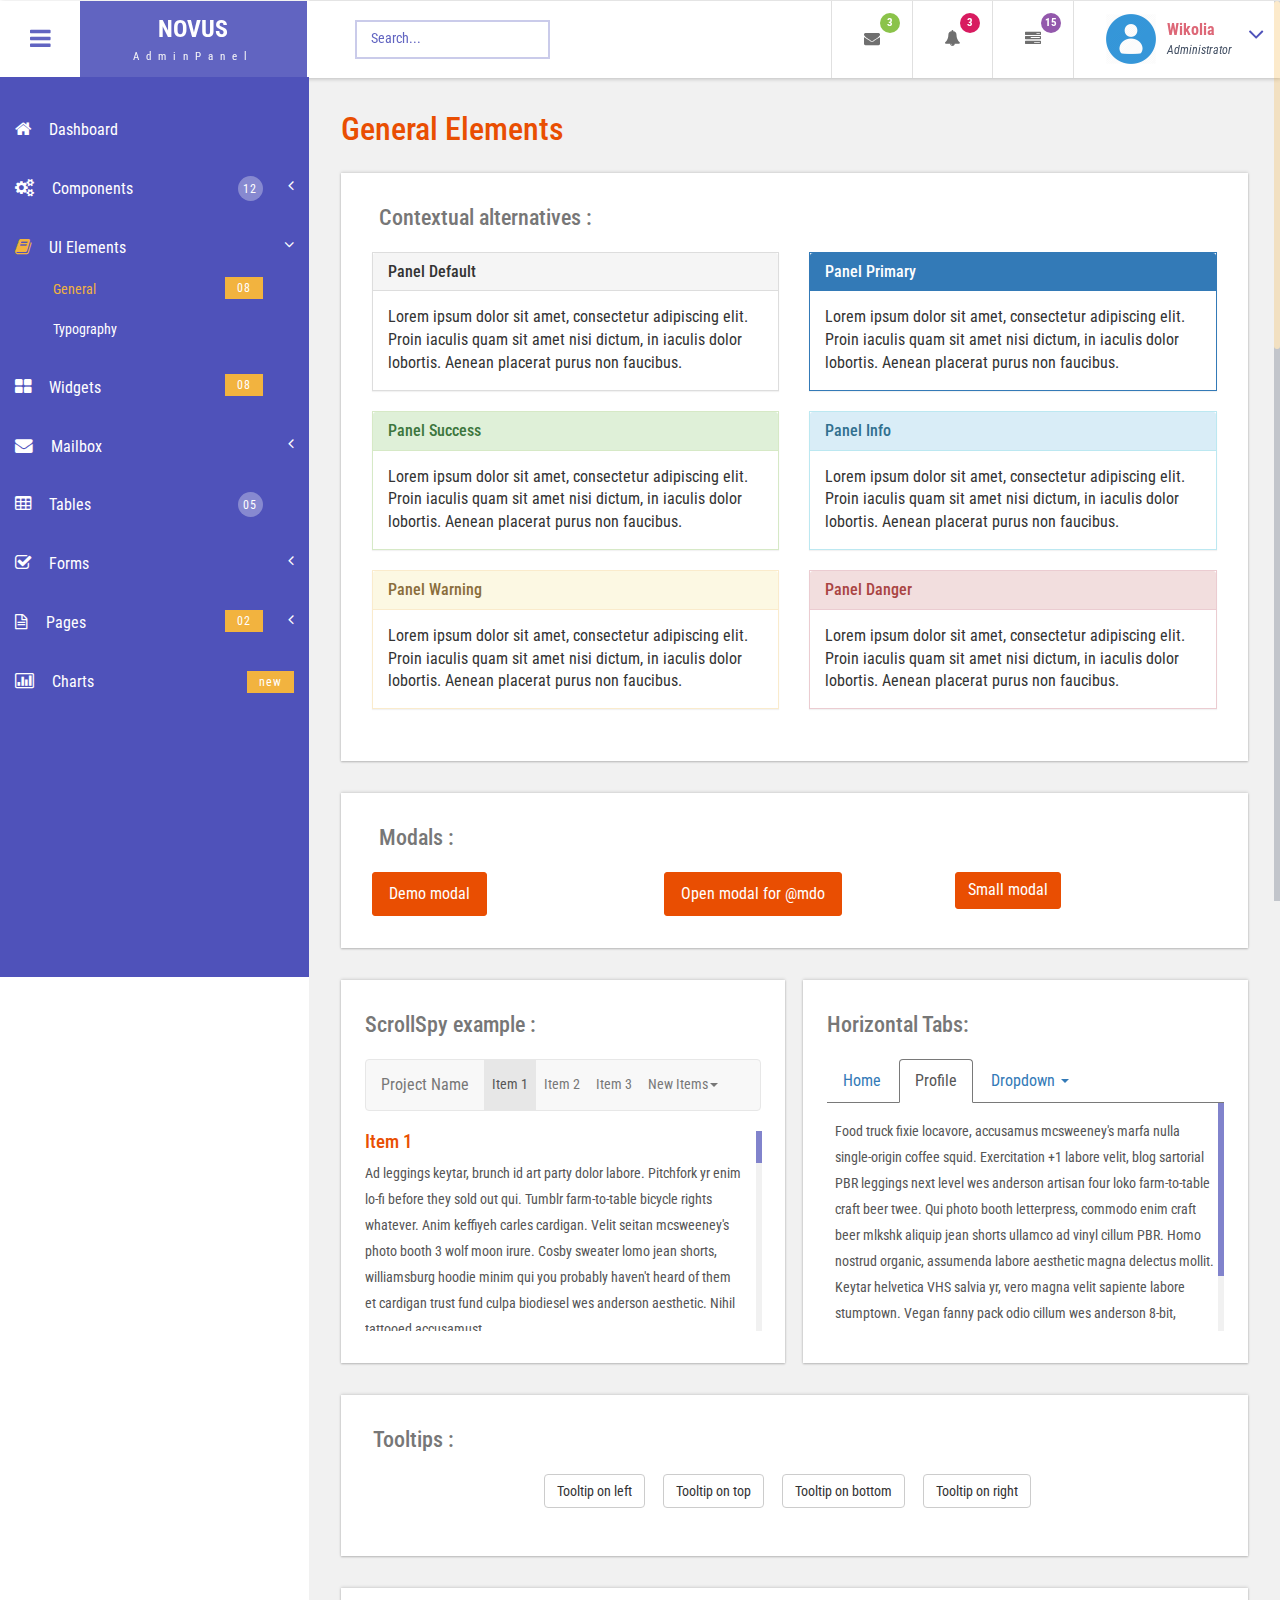
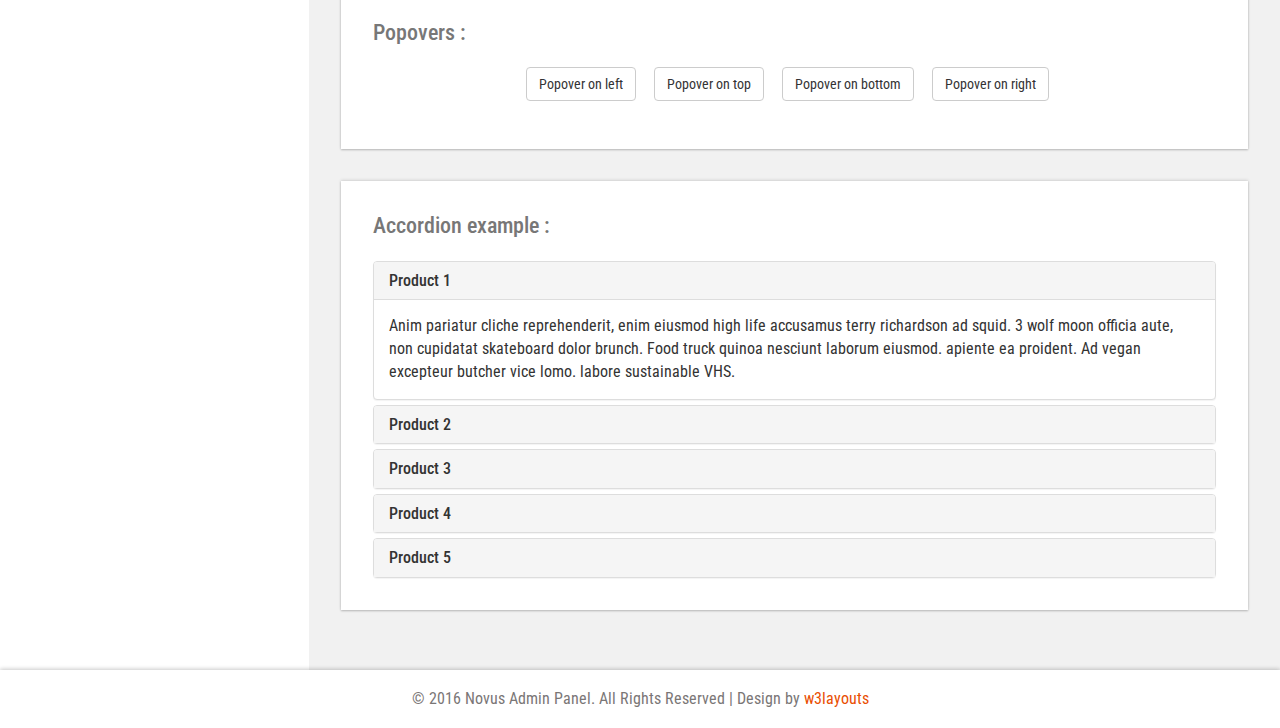
<file: Freelance.MvcWebUI/Content/Themes/Layout/general.html>
<!--
Author: W3layouts
Author URL: http://w3layouts.com
License: Creative Commons Attribution 3.0 Unported
License URL: http://creativecommons.org/licenses/by/3.0/
-->
<!DOCTYPE HTML>
<html>
<head>
<title>Novus Admin Panel an Admin Panel Category Flat Bootstrap Responsive Website Template | General Elements :: w3layouts</title>
<meta name="viewport" content="width=device-width, initial-scale=1">
<meta http-equiv="Content-Type" content="text/html; charset=utf-8" />
<meta name="keywords" content="Novus Admin Panel Responsive web template, Bootstrap Web Templates, Flat Web Templates, Android Compatible web template, 
SmartPhone Compatible web template, free WebDesigns for Nokia, Samsung, LG, SonyEricsson, Motorola web design" />
<script type="application/x-javascript"> addEventListener("load", function() { setTimeout(hideURLbar, 0); }, false); function hideURLbar(){ window.scrollTo(0,1); } </script>
<!-- Bootstrap Core CSS -->
<link href="css/bootstrap.css" rel='stylesheet' type='text/css' />
<!-- Custom CSS -->
<link href="css/style.css" rel='stylesheet' type='text/css' />
<!-- font CSS -->
<!-- font-awesome icons -->
<link href="css/font-awesome.css" rel="stylesheet"> 
<!-- //font-awesome icons -->
 <!-- js-->
<script src="js/jquery-1.11.1.min.js"></script>
<script src="js/modernizr.custom.js"></script>
<!--webfonts-->
<link href='//fonts.googleapis.com/css?family=Roboto+Condensed:400,300,300italic,400italic,700,700italic' rel='stylesheet' type='text/css'>
<!--//webfonts--> 
<!--animate-->
<link href="css/animate.css" rel="stylesheet" type="text/css" media="all">
<script src="js/wow.min.js"></script>
	<script>
		 new WOW().init();
	</script>
<!--//end-animate-->
<!-- Metis Menu -->
<script src="js/metisMenu.min.js"></script>
<script src="js/custom.js"></script>
<link href="css/custom.css" rel="stylesheet">
<!--//Metis Menu -->
</head> 
<body class="cbp-spmenu-push">
	<div class="main-content">
		<!--left-fixed -navigation-->
		<div class=" sidebar" role="navigation">
            <div class="navbar-collapse">
				<nav class="cbp-spmenu cbp-spmenu-vertical cbp-spmenu-left" id="cbp-spmenu-s1">
					<ul class="nav" id="side-menu">
						<li>
							<a href="index.html"><i class="fa fa-home nav_icon"></i>Dashboard</a>
						</li>
						<li>
							<a href="#"><i class="fa fa-cogs nav_icon"></i>Components <span class="nav-badge">12</span> <span class="fa arrow"></span></a>
							<ul class="nav nav-second-level collapse">
								<li>
									<a href="grids.html">Grid System</a>
								</li>
								<li>
									<a href="media.html">Media Objects</a>
								</li>
							</ul>
							<!-- /nav-second-level -->
						</li>
						<li class="">
							<a href="#"><i class="fa fa-book nav_icon"></i>UI Elements <span class="fa arrow"></span></a>
							<ul class="nav nav-second-level collapse">
								<li>
									<a href="general.html">General<span class="nav-badge-btm">08</span></a>
								</li>
								<li>
									<a href="typography.html">Typography</a>
								</li>
							</ul>
							<!-- /nav-second-level -->
						</li>
						<li>
							<a href="widgets.html"><i class="fa fa-th-large nav_icon"></i>Widgets <span class="nav-badge-btm">08</span></a>
						</li>
						<li>
							<a href="#"><i class="fa fa-envelope nav_icon"></i>Mailbox<span class="fa arrow"></span></a>
							<ul class="nav nav-second-level collapse">
								<li>
									<a href="inbox.html">Inbox <span class="nav-badge-btm">05</span></a>
								</li>
								<li>
									<a href="compose.html">Compose email</a>
								</li>
							</ul>
							<!-- //nav-second-level -->
						</li>
						<li>
							<a href="tables.html"><i class="fa fa-table nav_icon"></i>Tables <span class="nav-badge">05</span></a>
						</li>
						<li>
							<a href="#"><i class="fa fa-check-square-o nav_icon"></i>Forms<span class="fa arrow"></span></a>
							<ul class="nav nav-second-level collapse">
								<li>
									<a href="forms.html">Basic Forms <span class="nav-badge-btm">07</span></a>
								</li>
								<li>
									<a href="validation.html">Validation</a>
								</li>
							</ul>
							<!-- //nav-second-level -->
						</li>
						<li>
							<a href="#"><i class="fa fa-file-text-o nav_icon"></i>Pages<span class="nav-badge-btm">02</span><span class="fa arrow"></span></a>
							<ul class="nav nav-second-level collapse">
								<li>
									<a href="login.html">Login</a>
								</li>
								<li>
									<a href="signup.html">SignUp</a>
								</li>
								<li>
									<a href="blank-page.html">Blank Page</a>
								</li>
							</ul>
							<!-- //nav-second-level -->
						</li>
						<li>
							<a href="charts.html" class="chart-nav"><i class="fa fa-bar-chart nav_icon"></i>Charts <span class="nav-badge-btm pull-right">new</span></a>
						</li>
					</ul>
					<div class="clearfix"> </div>
					<!-- //sidebar-collapse -->
				</nav>
			</div>
		</div>
		<!--left-fixed -navigation-->
		<!-- header-starts -->
		<div class="sticky-header header-section ">
			<div class="header-left">
				<!--toggle button start-->
				<button id="showLeftPush"><i class="fa fa-bars"></i></button>
				<!--toggle button end-->
				<!--logo -->
				<div class="logo">
					<a href="index.html">
						<h1>NOVUS</h1>
						<span>AdminPanel</span>
					</a>
				</div>
				<!--//logo-->
				<!--search-box-->
				<div class="search-box">
					<form class="input">
						<input class="sb-search-input input__field--madoka" placeholder="Search..." type="search" id="input-31" />
						<label class="input__label" for="input-31">
							<svg class="graphic" width="100%" height="100%" viewBox="0 0 404 77" preserveAspectRatio="none">
								<path d="m0,0l404,0l0,77l-404,0l0,-77z"/>
							</svg>
						</label>
					</form>
				</div><!--//end-search-box-->
				<div class="clearfix"> </div>
			</div>
			<div class="header-right">
				<div class="profile_details_left"><!--notifications of menu start -->
					<ul class="nofitications-dropdown">
						<li class="dropdown head-dpdn">
							<a href="#" class="dropdown-toggle" data-toggle="dropdown" aria-expanded="false"><i class="fa fa-envelope"></i><span class="badge">3</span></a>
							<ul class="dropdown-menu">
								<li>
									<div class="notification_header">
										<h3>You have 3 new messages</h3>
									</div>
								</li>
								<li><a href="#">
								   <div class="user_img"><img src="images/1.png" alt=""></div>
								   <div class="notification_desc">
									<p>Lorem ipsum dolor amet</p>
									<p><span>1 hour ago</span></p>
									</div>
								   <div class="clearfix"></div>	
								</a></li>
								<li class="odd"><a href="#">
									<div class="user_img"><img src="images/2.png" alt=""></div>
								   <div class="notification_desc">
									<p>Lorem ipsum dolor amet </p>
									<p><span>1 hour ago</span></p>
									</div>
								  <div class="clearfix"></div>	
								</a></li>
								<li><a href="#">
								   <div class="user_img"><img src="images/3.png" alt=""></div>
								   <div class="notification_desc">
									<p>Lorem ipsum dolor amet </p>
									<p><span>1 hour ago</span></p>
									</div>
								   <div class="clearfix"></div>	
								</a></li>
								<li>
									<div class="notification_bottom">
										<a href="#">See all messages</a>
									</div> 
								</li>
							</ul>
						</li>
						<li class="dropdown head-dpdn">
							<a href="#" class="dropdown-toggle" data-toggle="dropdown" aria-expanded="false"><i class="fa fa-bell"></i><span class="badge blue">3</span></a>
							<ul class="dropdown-menu">
								<li>
									<div class="notification_header">
										<h3>You have 3 new notification</h3>
									</div>
								</li>
								<li><a href="#">
									<div class="user_img"><img src="images/2.png" alt=""></div>
								   <div class="notification_desc">
									<p>Lorem ipsum dolor amet</p>
									<p><span>1 hour ago</span></p>
									</div>
								  <div class="clearfix"></div>	
								 </a></li>
								 <li class="odd"><a href="#">
									<div class="user_img"><img src="images/1.png" alt=""></div>
								   <div class="notification_desc">
									<p>Lorem ipsum dolor amet </p>
									<p><span>1 hour ago</span></p>
									</div>
								   <div class="clearfix"></div>	
								 </a></li>
								 <li><a href="#">
									<div class="user_img"><img src="images/3.png" alt=""></div>
								   <div class="notification_desc">
									<p>Lorem ipsum dolor amet </p>
									<p><span>1 hour ago</span></p>
									</div>
								   <div class="clearfix"></div>	
								 </a></li>
								 <li>
									<div class="notification_bottom">
										<a href="#">See all notifications</a>
									</div> 
								</li>
							</ul>
						</li>	
						<li class="dropdown head-dpdn">
							<a href="#" class="dropdown-toggle" data-toggle="dropdown" aria-expanded="false"><i class="fa fa-tasks"></i><span class="badge blue1">15</span></a>
							<ul class="dropdown-menu">
								<li>
									<div class="notification_header">
										<h3>You have 8 pending task</h3>
									</div>
								</li>
								<li><a href="#">
									<div class="task-info">
										<span class="task-desc">Database update</span><span class="percentage">40%</span>
										<div class="clearfix"></div>	
									</div>
									<div class="progress progress-striped active">
										<div class="bar yellow" style="width:40%;"></div>
									</div>
								</a></li>
								<li><a href="#">
									<div class="task-info">
										<span class="task-desc">Dashboard done</span><span class="percentage">90%</span>
									   <div class="clearfix"></div>	
									</div>
									<div class="progress progress-striped active">
										 <div class="bar green" style="width:90%;"></div>
									</div>
								</a></li>
								<li><a href="#">
									<div class="task-info">
										<span class="task-desc">Mobile App</span><span class="percentage">33%</span>
										<div class="clearfix"></div>	
									</div>
								   <div class="progress progress-striped active">
										 <div class="bar red" style="width: 33%;"></div>
									</div>
								</a></li>
								<li><a href="#">
									<div class="task-info">
										<span class="task-desc">Issues fixed</span><span class="percentage">80%</span>
									   <div class="clearfix"></div>	
									</div>
									<div class="progress progress-striped active">
										 <div class="bar  blue" style="width: 80%;"></div>
									</div>
								</a></li>
								<li>
									<div class="notification_bottom">
										<a href="#">See all pending tasks</a>
									</div> 
								</li>
							</ul>
						</li>	
					</ul>
					<div class="clearfix"> </div>
				</div>
				<!--notification menu end -->
				<div class="profile_details">		
					<ul>
						<li class="dropdown profile_details_drop">
							<a href="#" class="dropdown-toggle" data-toggle="dropdown" aria-expanded="false">
								<div class="profile_img">	
									<span class="prfil-img"><img src="images/a.png" alt=""> </span> 
									<div class="user-name">
										<p>Wikolia</p>
										<span>Administrator</span>
									</div>
									<i class="fa fa-angle-down lnr"></i>
									<i class="fa fa-angle-up lnr"></i>
									<div class="clearfix"></div>	
								</div>	
							</a>
							<ul class="dropdown-menu drp-mnu">
								<li> <a href="#"><i class="fa fa-cog"></i> Settings</a> </li> 
								<li> <a href="#"><i class="fa fa-user"></i> Profile</a> </li> 
								<li> <a href="#"><i class="fa fa-sign-out"></i> Logout</a> </li>
							</ul>
						</li>
					</ul>
				</div>	      
				<div class="clearfix"> </div>	
			</div>
			<div class="clearfix"> </div>	
		</div>
		<!-- //header-ends -->
		<!-- main content start-->
		<div id="page-wrapper">
			<div class="main-page general">
				<h3 class="title1">General Elements</h3>
				<div class="panel-info widget-shadow">
					<h4 class="title2">Contextual alternatives :</h4>
					<div class="col-md-6 panel-grids">
						<div class="panel panel-default"> <div class="panel-heading"> <h3 class="panel-title">Panel Default</h3> </div> <div class="panel-body">Lorem ipsum dolor sit amet, consectetur adipiscing elit. Proin iaculis quam sit amet nisi dictum, in iaculis dolor lobortis. Aenean placerat purus non faucibus.</div> </div>
					</div>
					<div class="col-md-6 panel-grids">
						<div class="panel panel-primary"> <div class="panel-heading"> <h3 class="panel-title">Panel Primary</h3> </div> <div class="panel-body"> Lorem ipsum dolor sit amet, consectetur adipiscing elit. Proin iaculis quam sit amet nisi dictum, in iaculis dolor lobortis. Aenean placerat purus non faucibus. </div> </div>
					</div>
					<div class="col-md-6 panel-grids">
						<div class="panel panel-success"> <div class="panel-heading"> <h3 class="panel-title">Panel Success</h3> </div> <div class="panel-body"> Lorem ipsum dolor sit amet, consectetur adipiscing elit. Proin iaculis quam sit amet nisi dictum, in iaculis dolor lobortis. Aenean placerat purus non faucibus. </div> </div>
					</div>
					<div class="col-md-6 panel-grids">
						<div class="panel panel-info"> <div class="panel-heading"> <h3 class="panel-title"> Panel Info</h3> </div> <div class="panel-body"> Lorem ipsum dolor sit amet, consectetur adipiscing elit. Proin iaculis quam sit amet nisi dictum, in iaculis dolor lobortis. Aenean placerat purus non faucibus. </div> </div>
					</div>
					<div class="col-md-6 panel-grids">
						<div class="panel panel-warning"> <div class="panel-heading"> <h3 class="panel-title">Panel Warning</h3> </div> <div class="panel-body"> Lorem ipsum dolor sit amet, consectetur adipiscing elit. Proin iaculis quam sit amet nisi dictum, in iaculis dolor lobortis. Aenean placerat purus non faucibus.</div> </div>
					</div>
					<div class="col-md-6 panel-grids">
						<div class="panel panel-danger"> <div class="panel-heading"> <h3 class="panel-title">Panel Danger</h3> </div> <div class="panel-body"> Lorem ipsum dolor sit amet, consectetur adipiscing elit. Proin iaculis quam sit amet nisi dictum, in iaculis dolor lobortis. Aenean placerat purus non faucibus. </div> </div>
					</div>
					<div class="clearfix"> </div>
				</div>
				<div class="modals widget-shadow">
					<h4 class="title2">Modals :</h4>
					<div class="col-md-4 modal-grids">
						<button type="button" class="btn btn-primary btn-lg" data-toggle="modal" data-target="#gridSystemModal">Demo modal </button>
						<div class="modal fade" id="gridSystemModal" tabindex="-1" role="dialog" aria-labelledby="gridSystemModalLabel">
							<div class="modal-dialog" role="document">
								<div class="modal-content">
									<div class="modal-header">
										<button type="button" class="close" data-dismiss="modal" aria-label="Close"><span aria-hidden="true">&times;</span></button>
										<h4 class="modal-title" id="gridSystemModalLabel">Modal title</h4>
									</div>
									<div class="modal-body">
										<div class="row-info"> 
											<div class="col-md-4">.col-md-4</div> 
											<div class="col-md-4 col-md-offset-4">.col-md-4 .col-md-offset-4</div> 
										</div>  
										<div class="row"> 
											<div class="col-md-6 col-md-offset-3">.col-md-6 .col-md-offset-3</div> 
										</div> 
										<div class="row">
											<div class="col-sm-9"> Level 1: .col-sm-9 
										<div class="row"> <div class="col-xs-8 col-sm-6"> Level 2: .col-xs-8 .col-sm-6 </div> 
										<div class="col-xs-4 col-sm-6"> Level 2: .col-xs-4 .col-sm-6 </div> </div> </div> </div> </div>
									<div class="modal-footer">
										<button type="button" class="btn btn-default" data-dismiss="modal">Close</button>
										<button type="button" class="btn btn-primary">Save changes</button>
									</div>
								</div><!-- /.modal-content -->
							</div><!-- /.modal-dialog -->
						</div><!-- /.modal -->
					</div>
					<div class="col-md-4 modal-grids">
						<button type="button" class="btn btn-primary btn-lg" data-toggle="modal" data-target="#exampleModal" data-whatever="@mdo">Open modal for @mdo</button>
						<div class="modal fade" id="exampleModal" tabindex="-1" role="dialog" aria-labelledby="exampleModalLabel">
							<div class="modal-dialog" role="document">
								<div class="modal-content">
									<div class="modal-header">
										<button type="button" class="close" data-dismiss="modal" aria-label="Close"><span aria-hidden="true">&times;</span></button>
										<h4 class="modal-title" id="exampleModalLabel">New message</h4>
									</div>
									<div class="modal-body">
										<form>
											<div class="form-group">
												<label for="recipient-name" class="control-label">Recipient:</label>
												<input type="text" class="form-control" id="recipient-name">
											</div>
											<div class="form-group">
												<label for="message-text" class="control-label">Message:</label>
												<textarea class="form-control" id="message-text"></textarea>
											</div>
										</form>
									</div>
									<div class="modal-footer">
										<button type="button" class="btn btn-default" data-dismiss="modal">Close</button>
										<button type="button" class="btn btn-primary">Send message</button>
									</div>
								</div>
							</div>
						</div>
					</div>
					<div class="col-md-4 modal-grids">
						<button type="button" class="btn btn-primary" data-toggle="modal" data-target=".bs-example-modal-sm">Small modal</button>
						<div class="modal fade bs-example-modal-sm" tabindex="-1" role="dialog" aria-labelledby="mySmallModalLabel">
							<div class="modal-dialog modal-sm">
								<div class="modal-content"> 
									<div class="modal-header">
										<button type="button" class="close" data-dismiss="modal" aria-label="Close"><span aria-hidden="true">×</span></button>
										<h4 class="modal-title" id="mySmallModalLabel">Small modal</h4> 
									</div> 
									<div class="modal-body"> Cras purus odio, vestibulum in vulputate at, tempus viverra turpis.
									</div>
								</div>
							</div>
						</div>
					</div>
					<div class="clearfix"> </div>
				</div>
				<div class="row">
					<div class="col-md-6 general-grids widget-shadow">
						<h4 class="title2">ScrollSpy example :</h4>
						<div class="bs-example1" data-example-id="embedded-scrollspy"> 
							<nav id="navbar-example2" class="navbar navbar-default navbar-static"> 
								<div class="container-fluid"> 
									<div class="navbar-header"> 
										<button class="navbar-toggle collapsed" type="button" data-toggle="collapse" data-target=".bs-example-js-navbar-scrollspy"> <span class="sr-only">Toggle navigation</span> 
											<span class="icon-bar"></span> 
											<span class="icon-bar"></span> 
											<span class="icon-bar"></span> 
										</button> 
										<a class="navbar-brand" href="#">Project Name</a> 
									</div> 
									<div class="collapse navbar-collapse bs-example-js-navbar-scrollspy"> 
										<ul class="nav navbar-nav"> 
											<li class="active"><a href="#fat">Item 1</a></li> 
											<li class=""><a href="#three">Item 2</a></li> 
											<li class=""><a href="#four">Item 3</a></li> 
											<li class="dropdown"> <a href="#" id="navbarDrop1" class="dropdown-toggle" data-toggle="dropdown" role="button" aria-haspopup="true" aria-expanded="false">New Items<span class="caret"></span></a> 
												<ul class="dropdown-menu" aria-labelledby="navbarDrop1"> <li class=""><a href="#one">product 1</a></li> 
													<li class=""><a href="#two">product 2</a></li> 
												</ul> 
											</li> 
										</ul> 
									</div> 
								</div> 
							</nav> 
							<div data-spy="scroll" data-target="#navbar-example2" class="scrollspy-example scroll scrollbar1"> 
								<h4 id="fat">Item 1</h4><p>Ad leggings keytar, brunch id art party dolor labore. Pitchfork yr enim lo-fi before they sold out qui. Tumblr farm-to-table bicycle rights whatever. Anim keffiyeh carles cardigan. Velit seitan mcsweeney's photo booth 3 wolf moon irure. Cosby sweater lomo jean shorts, williamsburg hoodie minim qui you probably haven't heard of them et cardigan trust fund culpa biodiesel wes anderson aesthetic. Nihil tattooed accusamust.</p> 
								<h4 id="three">Item 2</h4> <p>Pitchfork yr enim lo-fi before they sold out qui. Tumblr farm-to-table bicycle rights whatevthundercats you probably haven't heard of them consequat hoodie gluten-free lo-fi fap aliquip. Labore elit placeat before they sold out, terry richardson proident brunch nesciunt quis cosby sweater pariatur keffiyeh ut helvetica artisan. </p> <p>Cardigan craft beer seitan readymade velit. VHS chambray laboris tempor veniam. Anim mollit minim commodo ullamco thundercats. </p> 							
								<h4 id="four">Item 3</h4> <p>Ad leggings keytar, brunch id art party dolor labore. Pitchfork yr enim lo-fi before they sold out qui. Tumblr farm-to-table bicycle rights whatevthundercats you probably haven't heard of them consequat hoodie gluten-free lo-fi fap aliquip. Labore elit placeat before they sold out, terry richardson proident brunch nesciunt quis cosby sweater pariatur keffiyeh ut helvetica artisan. </p> <p>Cardigan craft beer seitan readymade velit. VHS chambray laboris tempor veniam. Anim mollit minim commodo ullamco thundercats. </p> 							
								<h4 id="one">New Product 1</h4> <p>Occaecat commodo aliqua delectus. Fap craft beer deserunt skateboard ea. Lomo bicycle rights adipisicing banh mi, velit ea sunt next level locavore single-origin coffee in magna veniam. High life id vinyl, echo park consequat quis aliquip banh mi pitchfork. Vero VHS est adipisicing. Consectetur nisi DIY minim messenger bag. Cred ex in, sustainable delectus consectetur fanny pack iphone.</p> 
								<h4 id="two">New Product 2</h4> <p>In incididunt echo park, officia deserunt mcsweeney's proident master cleanse thundercats sapiente veniam. Excepteur VHS elit, proident shoreditch +1 biodiesel laborum craft beer. Single-origin coffee wayfarers irure four loko, cupidatat terry richardson master cleanse. Assumenda you probably haven't heard of them art party fanny pack, tattooed nulla cardigan tempor ad. Proident wolf nesciunt sartorial keffiyeh eu banh mi sustainable. Elit wolf voluptate, lo-fi ea portland before they sold out four loko. Locavore enim nostrud mlkshk brooklyn nesciunt.</p> 
							</div> 
						</div>
					</div>
					<div class="col-md-6 general-grids grids-right widget-shadow">
						<h4 class="title2">Horizontal Tabs:</h4>
						<ul id="myTabs" class="nav nav-tabs" role="tablist"> <li role="presentation" class=""><a href="#home" id="home-tab" role="tab" data-toggle="tab" aria-controls="home" aria-expanded="false">Home</a></li> <li role="presentation" class="active"><a href="#profile" role="tab" id="profile-tab" data-toggle="tab" aria-controls="profile" aria-expanded="true">Profile</a></li> <li role="presentation" class="dropdown"> <a href="#" id="myTabDrop1" class="dropdown-toggle" data-toggle="dropdown" aria-controls="myTabDrop1-contents" aria-expanded="false">Dropdown <span class="caret"></span></a> <ul class="dropdown-menu" aria-labelledby="myTabDrop1" id="myTabDrop1-contents"> <li class=""><a href="#dropdown1" role="tab" id="dropdown1-tab" data-toggle="tab" aria-controls="dropdown1" aria-expanded="false">@fat</a></li> <li class=""><a href="#dropdown2" role="tab" id="dropdown2-tab" data-toggle="tab" aria-controls="dropdown2" aria-expanded="false">@mdo</a></li> </ul> </li> </ul>
						<div id="myTabContent" class="tab-content scrollbar1"> <div role="tabpanel" class="tab-pane fade" id="home" aria-labelledby="home-tab"> <p>Raw denim you probably haven't heard of them jean shorts Austin. Nesciunt tofu stumptown aliqua, retro synth master cleanse. Mustache cliche tempor, williamsburg carles vegan helvetica. Reprehenderit butcher retro keffiyeh dreamcatcher synth. Cosby sweater eu banh mi, qui irure terry richardson ex squid. Aliquip placeat salvia cillum iphone. Seitan aliquip quis cardigan american apparel, butcher voluptate nisi qui.</p> </div> <div role="tabpanel" class="tab-pane fade active in" id="profile" aria-labelledby="profile-tab"> <p>Food truck fixie locavore, accusamus mcsweeney's marfa nulla single-origin coffee squid. Exercitation +1 labore velit, blog sartorial PBR leggings next level wes anderson artisan four loko farm-to-table craft beer twee. Qui photo booth letterpress, commodo enim craft beer mlkshk aliquip jean shorts ullamco ad vinyl cillum PBR. Homo nostrud organic, assumenda labore aesthetic magna delectus mollit. Keytar helvetica VHS salvia yr, vero magna velit sapiente labore stumptown. Vegan fanny pack odio cillum wes anderson 8-bit, sustainable jean shorts beard ut DIY ethical culpa terry richardson biodiesel. Art party scenester stumptown, tumblr butcher vero sint qui sapiente accusamus tattooed echo park.</p> </div> <div role="tabpanel" class="tab-pane fade" id="dropdown1" aria-labelledby="dropdown1-tab"> <p>Etsy mixtape wayfarers, ethical wes anderson tofu before they sold out mcsweeney's organic lomo retro fanny pack lo-fi farm-to-table readymade. Messenger bag gentrify pitchfork tattooed craft beer, iphone skateboard locavore carles etsy salvia banksy hoodie helvetica. DIY synth PBR banksy irony. Leggings gentrify squid 8-bit cred pitchfork. Williamsburg banh mi whatever gluten-free, carles pitchfork biodiesel fixie etsy retro mlkshk vice blog. Scenester cred you probably haven't heard of them, vinyl craft beer blog stumptown. Pitchfork sustainable tofu synth chambray yr.</p> </div> <div role="tabpanel" class="tab-pane fade" id="dropdown2" aria-labelledby="dropdown2-tab"> <p>Trust fund seitan letterpress, keytar raw denim keffiyeh etsy art party before they sold out master cleanse gluten-free squid scenester freegan cosby sweater. Fanny pack portland seitan DIY, art party locavore wolf cliche high life echo park Austin. Cred vinyl keffiyeh DIY salvia PBR, banh mi before they sold out farm-to-table VHS viral locavore cosby sweater. Lomo wolf viral, mustache readymade thundercats keffiyeh craft beer marfa ethical. Wolf salvia freegan, sartorial keffiyeh echo park vegan.</p> </div> </div>
					</div>
					<div class="clearfix"> </div>
				</div>
				<div class="tool-tips widget-shadow">
					<h4 class="title2">Tooltips :</h4>
					<div class="bs-example-tooltips"> 
						<button type="button" class="btn btn-default" data-toggle="tooltip" data-placement="left" title="" data-original-title="Tooltip on left">Tooltip on left</button> 
						<button type="button" class="btn btn-default" data-toggle="tooltip" data-placement="top" title="" data-original-title="Tooltip on top">Tooltip on top</button> 
						<button type="button" class="btn btn-default" data-toggle="tooltip" data-placement="bottom" title="" data-original-title="Tooltip on bottom">Tooltip on bottom</button>
						<button type="button" class="btn btn-default" data-toggle="tooltip" data-placement="right" title="" data-original-title="Tooltip on right">Tooltip on right</button> 
						<script>$(function () {
						  $('[data-toggle="tooltip"]').tooltip()
						})</script>
					</div>
				</div>
				<div class="tool-tips widget-shadow">
					<h4 class="title2">Popovers :</h4>
					<div class="bs-example-tooltips"> 
						<button type="button" class="btn btn-default" data-container="body" data-toggle="popover" data-placement="left" data-content="Vivamus sagittis lacus vel augue laoreet rutrum faucibus.">
						  Popover on left
						</button>

						<button type="button" class="btn btn-default" data-container="body" data-toggle="popover" data-placement="top" data-content="Vivamus sagittis lacus vel augue laoreet rutrum faucibus.">
						  Popover on top
						</button>

						<button type="button" class="btn btn-default" data-container="body" data-toggle="popover" data-placement="bottom" data-content="Vivamus
						sagittis lacus vel augue laoreet rutrum faucibus.">
						  Popover on bottom
						</button>

						<button type="button" class="btn btn-default" data-container="body" data-toggle="popover" data-placement="right" data-content="Vivamus sagittis lacus vel augue laoreet rutrum faucibus.">
						  Popover on right
						</button>
						<script>
							$(function () {
								$('[data-toggle="popover"]').popover()
							})
						</script>
					</div>
				</div>
				<div class="panel-group tool-tips widget-shadow" id="accordion" role="tablist" aria-multiselectable="true">
					<h4 class="title2"> Accordion example :</h4>
				  <div class="panel panel-default">
					<div class="panel-heading" role="tab" id="headingOne">
					  <h4 class="panel-title">
						<a role="button" data-toggle="collapse" data-parent="#accordion" href="#collapseOne" aria-expanded="true" aria-controls="collapseOne">
						  Product 1
						</a>
					  </h4>
					</div>
					<div id="collapseOne" class="panel-collapse collapse in" role="tabpanel" aria-labelledby="headingOne">
					  <div class="panel-body">
						Anim pariatur cliche reprehenderit, enim eiusmod high life accusamus terry richardson ad squid. 3 wolf moon officia aute, non cupidatat skateboard dolor brunch. Food truck quinoa nesciunt laborum eiusmod. apiente ea proident. Ad vegan excepteur butcher vice lomo.  labore sustainable VHS.
					  </div>
					</div>
				  </div>
				  <div class="panel panel-default">
					<div class="panel-heading" role="tab" id="headingTwo">
					  <h4 class="panel-title">
						<a class="collapsed" role="button" data-toggle="collapse" data-parent="#accordion" href="#collapseTwo" aria-expanded="false" aria-controls="collapseTwo">
							Product 2
						</a>
					  </h4>
					</div>
					<div id="collapseTwo" class="panel-collapse collapse" role="tabpanel" aria-labelledby="headingTwo">
					  <div class="panel-body">
						Eiusmod high life accusamus terry richardson ad squid. 3 wolf moon officia aute, non cupidatat skateboard dolor brunch. Anim pariatur cliche reprehenderit, enim  Food truck quinoa nesciunt laborum eiusmod. apiente ea proident. Ad vegan excepteur butcher vice lomo.  labore sustainable VHS.
					  </div>
					</div>
				  </div>
				  <div class="panel panel-default">
					<div class="panel-heading" role="tab" id="headingThree">
					  <h4 class="panel-title">
						<a class="collapsed" role="button" data-toggle="collapse" data-parent="#accordion" href="#collapseThree" aria-expanded="false" aria-controls="collapseThree">
							Product 3
						</a>
					  </h4>
					</div>
					<div id="collapseThree" class="panel-collapse collapse" role="tabpanel" aria-labelledby="headingThree">
					  <div class="panel-body">
						3 wolf moon officia aute, non cupidatat skateboard dolor brunch. Food truck quinoa nesciunt laborum eiusmod. Anim pariatur cliche reprehenderit, enim eiusmod high life accusamus terry richardson ad squid.  apiente ea proident. Ad vegan excepteur butcher vice lomo.  labore sustainable VHS.
					  </div>
					</div>
				  </div>
				  <div class="panel panel-default">
					<div class="panel-heading" role="tab" id="headingFour">
					  <h4 class="panel-title">
						<a class="collapsed" role="button" data-toggle="collapse" data-parent="#accordion" href="#collapseFour" aria-expanded="false" aria-controls="collapseFour">
							Product 4
						</a>
					  </h4>
					</div>
					<div id="collapseFour" class="panel-collapse collapse" role="tabpanel" aria-labelledby="headingFour">
					  <div class="panel-body">
						Cliche reprehenderit, enim eiusmod high life accusamus terry richardson ad squid. 3 wolf moon officia aute, non cupidatat skateboard dolor brunch. Food truck quinoa nesciunt laborum eiusmod. apiente ea proident. Ad vegan excepteur butcher vice lomo.  labore sustainable VHS.
					  </div>
					</div>
				  </div>
				  <div class="panel panel-default">
					<div class="panel-heading" role="tab" id="headingFive">
					  <h4 class="panel-title">
						<a class="collapsed" role="button" data-toggle="collapse" data-parent="#accordion" href="#collapseFive" aria-expanded="false" aria-controls="collapseFive">
							Product 5
						</a>
					  </h4>
					</div>
					<div id="collapseFive" class="panel-collapse collapse" role="tabpanel" aria-labelledby="headingFive">
					  <div class="panel-body">
						Anim pariatur cliche reprehenderit, enim eiusmod high life accusamus terry richardson ad squid. 3 wolf moon officia aute, non cupidatat skateboard dolor brunch. Food truck quinoa nesciunt laborum eiusmod. apiente ea proident. Ad vegan excepteur butcher vice lomo.  labore sustainable VHS.
					  </div>
					</div>
				  </div>
				</div>
			</div>
		</div>
		<!--footer-->
		<div class="footer">
		   <p>&copy; 2016 Novus Admin Panel. All Rights Reserved | Design by <a href="https://w3layouts.com/" target="_blank">w3layouts</a></p>
		</div>
        <!--//footer-->
	</div>
	<!-- Classie -->
		<script src="js/classie.js"></script>
		<script>
			var menuLeft = document.getElementById( 'cbp-spmenu-s1' ),
				showLeftPush = document.getElementById( 'showLeftPush' ),
				body = document.body;
				
			showLeftPush.onclick = function() {
				classie.toggle( this, 'active' );
				classie.toggle( body, 'cbp-spmenu-push-toright' );
				classie.toggle( menuLeft, 'cbp-spmenu-open' );
				disableOther( 'showLeftPush' );
			};
			
			function disableOther( button ) {
				if( button !== 'showLeftPush' ) {
					classie.toggle( showLeftPush, 'disabled' );
				}
			}
		</script>
	<!--scrolling js-->
	<script src="js/jquery.nicescroll.js"></script>
	<script src="js/scripts.js"></script>
	<!--//scrolling js-->
	<!-- Bootstrap Core JavaScript -->
   <script src="js/bootstrap.js"> </script>
</body>
</html>
</file>
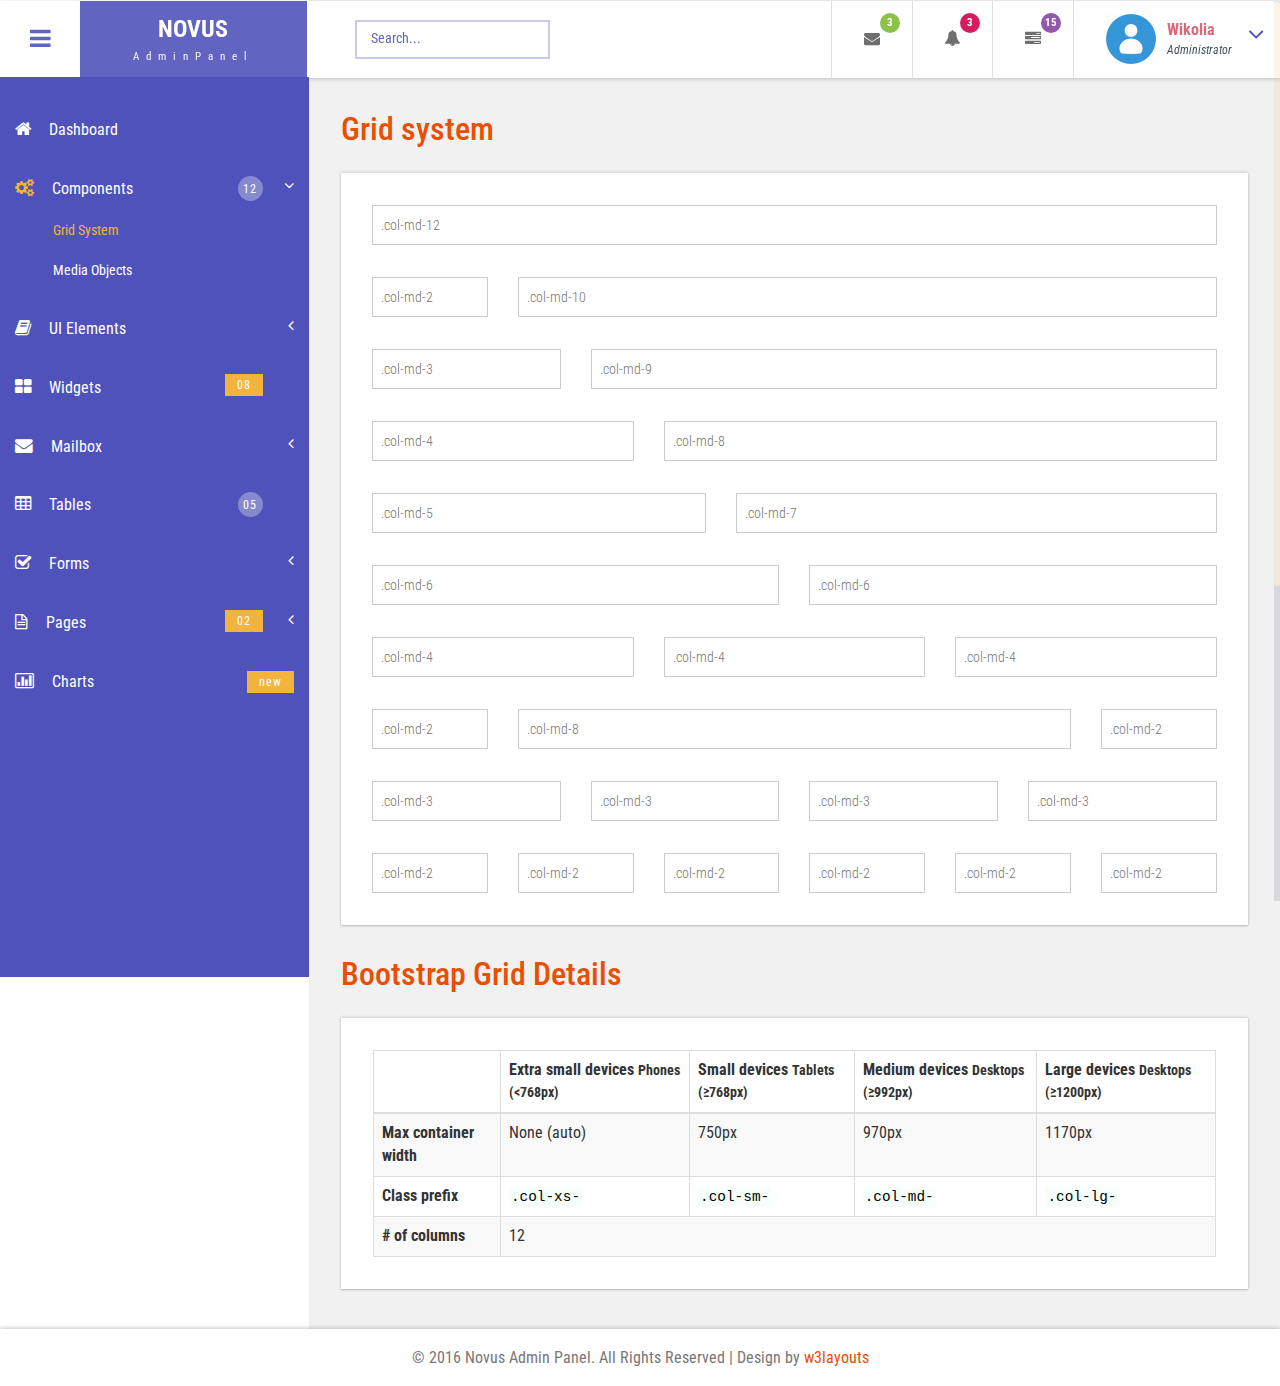
<file: Freelance.MvcWebUI/Content/Themes/Layout/grids.html>
<!--
Author: W3layouts
Author URL: http://w3layouts.com
License: Creative Commons Attribution 3.0 Unported
License URL: http://creativecommons.org/licenses/by/3.0/
-->
<!DOCTYPE HTML>
<html>
<head>
<title>Novus Admin Panel an Admin Panel Category Flat Bootstrap Responsive Website Template | Grids :: w3layouts</title>
<meta name="viewport" content="width=device-width, initial-scale=1">
<meta http-equiv="Content-Type" content="text/html; charset=utf-8" />
<meta name="keywords" content="Novus Admin Panel Responsive web template, Bootstrap Web Templates, Flat Web Templates, Android Compatible web template, 
SmartPhone Compatible web template, free WebDesigns for Nokia, Samsung, LG, SonyEricsson, Motorola web design" />
<script type="application/x-javascript"> addEventListener("load", function() { setTimeout(hideURLbar, 0); }, false); function hideURLbar(){ window.scrollTo(0,1); } </script>
<!-- Bootstrap Core CSS -->
<link href="css/bootstrap.css" rel='stylesheet' type='text/css' />
<!-- Custom CSS -->
<link href="css/style.css" rel='stylesheet' type='text/css' />
<!-- font CSS -->
<!-- font-awesome icons -->
<link href="css/font-awesome.css" rel="stylesheet"> 
<!-- //font-awesome icons -->
 <!-- js-->
<script src="js/jquery-1.11.1.min.js"></script>
<script src="js/modernizr.custom.js"></script>
<!--webfonts-->
<link href='//fonts.googleapis.com/css?family=Roboto+Condensed:400,300,300italic,400italic,700,700italic' rel='stylesheet' type='text/css'>
<!--//webfonts--> 
<!--animate-->
<link href="css/animate.css" rel="stylesheet" type="text/css" media="all">
<script src="js/wow.min.js"></script>
	<script>
		 new WOW().init();
	</script>
<!--//end-animate-->
<!-- Metis Menu -->
<script src="js/metisMenu.min.js"></script>
<script src="js/custom.js"></script>
<link href="css/custom.css" rel="stylesheet">
<!--//Metis Menu -->
</head> 
<body class="cbp-spmenu-push">
	<div class="main-content">
		<!--left-fixed -navigation-->
		<div class=" sidebar" role="navigation">
            <div class="navbar-collapse">
				<nav class="cbp-spmenu cbp-spmenu-vertical cbp-spmenu-left" id="cbp-spmenu-s1">
					<ul class="nav" id="side-menu">
						<li>
							<a href="index.html"><i class="fa fa-home nav_icon"></i>Dashboard</a>
						</li>
						<li>
							<a href="#"><i class="fa fa-cogs nav_icon"></i>Components <span class="nav-badge">12</span> <span class="fa arrow"></span></a>
							<ul class="nav nav-second-level collapse">
								<li>
									<a href="grids.html">Grid System</a>
								</li>
								<li>
									<a href="media.html">Media Objects</a>
								</li>
							</ul>
							<!-- /nav-second-level -->
						</li>
						<li class="">
							<a href="#"><i class="fa fa-book nav_icon"></i>UI Elements <span class="fa arrow"></span></a>
							<ul class="nav nav-second-level collapse">
								<li>
									<a href="general.html">General<span class="nav-badge-btm">08</span></a>
								</li>
								<li>
									<a href="typography.html">Typography</a>
								</li>
							</ul>
							<!-- /nav-second-level -->
						</li>
						<li>
							<a href="widgets.html"><i class="fa fa-th-large nav_icon"></i>Widgets <span class="nav-badge-btm">08</span></a>
						</li>
						<li>
							<a href="#"><i class="fa fa-envelope nav_icon"></i>Mailbox<span class="fa arrow"></span></a>
							<ul class="nav nav-second-level collapse">
								<li>
									<a href="inbox.html">Inbox <span class="nav-badge-btm">05</span></a>
								</li>
								<li>
									<a href="compose.html">Compose email</a>
								</li>
							</ul>
							<!-- //nav-second-level -->
						</li>
						<li>
							<a href="tables.html"><i class="fa fa-table nav_icon"></i>Tables <span class="nav-badge">05</span></a>
						</li>
						<li>
							<a href="#"><i class="fa fa-check-square-o nav_icon"></i>Forms<span class="fa arrow"></span></a>
							<ul class="nav nav-second-level collapse">
								<li>
									<a href="forms.html">Basic Forms <span class="nav-badge-btm">07</span></a>
								</li>
								<li>
									<a href="validation.html">Validation</a>
								</li>
							</ul>
							<!-- //nav-second-level -->
						</li>
						<li>
							<a href="#"><i class="fa fa-file-text-o nav_icon"></i>Pages<span class="nav-badge-btm">02</span><span class="fa arrow"></span></a>
							<ul class="nav nav-second-level collapse">
								<li>
									<a href="login.html">Login</a>
								</li>
								<li>
									<a href="signup.html">SignUp</a>
								</li>
								<li>
									<a href="blank-page.html">Blank Page</a>
								</li>
							</ul>
							<!-- //nav-second-level -->
						</li>
						<li>
							<a href="charts.html" class="chart-nav"><i class="fa fa-bar-chart nav_icon"></i>Charts <span class="nav-badge-btm pull-right">new</span></a>
						</li>
					</ul>
					<div class="clearfix"> </div>
					<!-- //sidebar-collapse -->
				</nav>
			</div>
		</div>
		<!--left-fixed -navigation-->
		<!-- header-starts -->
		<div class="sticky-header header-section ">
			<div class="header-left">
				<!--toggle button start-->
				<button id="showLeftPush"><i class="fa fa-bars"></i></button>
				<!--toggle button end-->
				<!--logo -->
				<div class="logo">
					<a href="index.html">
						<h1>NOVUS</h1>
						<span>AdminPanel</span>
					</a>
				</div>
				<!--//logo-->
				<!--search-box-->
				<div class="search-box">
					<form class="input">
						<input class="sb-search-input input__field--madoka" placeholder="Search..." type="search" id="input-31" />
						<label class="input__label" for="input-31">
							<svg class="graphic" width="100%" height="100%" viewBox="0 0 404 77" preserveAspectRatio="none">
								<path d="m0,0l404,0l0,77l-404,0l0,-77z"/>
							</svg>
						</label>
					</form>
				</div><!--//end-search-box-->
				<div class="clearfix"> </div>
			</div>
			<div class="header-right">
				<div class="profile_details_left"><!--notifications of menu start -->
					<ul class="nofitications-dropdown">
						<li class="dropdown head-dpdn">
							<a href="#" class="dropdown-toggle" data-toggle="dropdown" aria-expanded="false"><i class="fa fa-envelope"></i><span class="badge">3</span></a>
							<ul class="dropdown-menu">
								<li>
									<div class="notification_header">
										<h3>You have 3 new messages</h3>
									</div>
								</li>
								<li><a href="#">
								   <div class="user_img"><img src="images/1.png" alt=""></div>
								   <div class="notification_desc">
									<p>Lorem ipsum dolor amet</p>
									<p><span>1 hour ago</span></p>
									</div>
								   <div class="clearfix"></div>	
								</a></li>
								<li class="odd"><a href="#">
									<div class="user_img"><img src="images/2.png" alt=""></div>
								   <div class="notification_desc">
									<p>Lorem ipsum dolor amet </p>
									<p><span>1 hour ago</span></p>
									</div>
								  <div class="clearfix"></div>	
								</a></li>
								<li><a href="#">
								   <div class="user_img"><img src="images/3.png" alt=""></div>
								   <div class="notification_desc">
									<p>Lorem ipsum dolor amet </p>
									<p><span>1 hour ago</span></p>
									</div>
								   <div class="clearfix"></div>	
								</a></li>
								<li>
									<div class="notification_bottom">
										<a href="#">See all messages</a>
									</div> 
								</li>
							</ul>
						</li>
						<li class="dropdown head-dpdn">
							<a href="#" class="dropdown-toggle" data-toggle="dropdown" aria-expanded="false"><i class="fa fa-bell"></i><span class="badge blue">3</span></a>
							<ul class="dropdown-menu">
								<li>
									<div class="notification_header">
										<h3>You have 3 new notification</h3>
									</div>
								</li>
								<li><a href="#">
									<div class="user_img"><img src="images/2.png" alt=""></div>
								   <div class="notification_desc">
									<p>Lorem ipsum dolor amet</p>
									<p><span>1 hour ago</span></p>
									</div>
								  <div class="clearfix"></div>	
								 </a></li>
								 <li class="odd"><a href="#">
									<div class="user_img"><img src="images/1.png" alt=""></div>
								   <div class="notification_desc">
									<p>Lorem ipsum dolor amet </p>
									<p><span>1 hour ago</span></p>
									</div>
								   <div class="clearfix"></div>	
								 </a></li>
								 <li><a href="#">
									<div class="user_img"><img src="images/3.png" alt=""></div>
								   <div class="notification_desc">
									<p>Lorem ipsum dolor amet </p>
									<p><span>1 hour ago</span></p>
									</div>
								   <div class="clearfix"></div>	
								 </a></li>
								 <li>
									<div class="notification_bottom">
										<a href="#">See all notifications</a>
									</div> 
								</li>
							</ul>
						</li>	
						<li class="dropdown head-dpdn">
							<a href="#" class="dropdown-toggle" data-toggle="dropdown" aria-expanded="false"><i class="fa fa-tasks"></i><span class="badge blue1">15</span></a>
							<ul class="dropdown-menu">
								<li>
									<div class="notification_header">
										<h3>You have 8 pending task</h3>
									</div>
								</li>
								<li><a href="#">
									<div class="task-info">
										<span class="task-desc">Database update</span><span class="percentage">40%</span>
										<div class="clearfix"></div>	
									</div>
									<div class="progress progress-striped active">
										<div class="bar yellow" style="width:40%;"></div>
									</div>
								</a></li>
								<li><a href="#">
									<div class="task-info">
										<span class="task-desc">Dashboard done</span><span class="percentage">90%</span>
									   <div class="clearfix"></div>	
									</div>
									<div class="progress progress-striped active">
										 <div class="bar green" style="width:90%;"></div>
									</div>
								</a></li>
								<li><a href="#">
									<div class="task-info">
										<span class="task-desc">Mobile App</span><span class="percentage">33%</span>
										<div class="clearfix"></div>	
									</div>
								   <div class="progress progress-striped active">
										 <div class="bar red" style="width: 33%;"></div>
									</div>
								</a></li>
								<li><a href="#">
									<div class="task-info">
										<span class="task-desc">Issues fixed</span><span class="percentage">80%</span>
									   <div class="clearfix"></div>	
									</div>
									<div class="progress progress-striped active">
										 <div class="bar  blue" style="width: 80%;"></div>
									</div>
								</a></li>
								<li>
									<div class="notification_bottom">
										<a href="#">See all pending tasks</a>
									</div> 
								</li>
							</ul>
						</li>	
					</ul>
					<div class="clearfix"> </div>
				</div>
				<!--notification menu end -->
				<div class="profile_details">		
					<ul>
						<li class="dropdown profile_details_drop">
							<a href="#" class="dropdown-toggle" data-toggle="dropdown" aria-expanded="false">
								<div class="profile_img">	
									<span class="prfil-img"><img src="images/a.png" alt=""> </span> 
									<div class="user-name">
										<p>Wikolia</p>
										<span>Administrator</span>
									</div>
									<i class="fa fa-angle-down lnr"></i>
									<i class="fa fa-angle-up lnr"></i>
									<div class="clearfix"></div>	
								</div>	
							</a>
							<ul class="dropdown-menu drp-mnu">
								<li> <a href="#"><i class="fa fa-cog"></i> Settings</a> </li> 
								<li> <a href="#"><i class="fa fa-user"></i> Profile</a> </li> 
								<li> <a href="#"><i class="fa fa-sign-out"></i> Logout</a> </li>
							</ul>
						</li>
					</ul>
				</div>
				<div class="clearfix"> </div>	
			</div>
			<div class="clearfix"> </div>	
		</div>
		<!-- //header-ends -->
		<!-- main content start-->
		<div id="page-wrapper">
			<div class="main-page">
				<h3 class="title1">Grid system</h3>
				<div class="grids widget-shadow">
					<div class="form-group">
						<div class="">
							<div class="col-md-12">
								<input type="text" class="form-control1" placeholder=".col-md-12">
							</div>
							<div class="clearfix"> </div>
						</div>
					</div>
					<div class="form-group">
						<div class="row">
							<div class="col-md-2 grid_box1">
								<input type="text" class="form-control1" placeholder=".col-md-2">
							</div>
							<div class="col-md-10">
								<input type="text" class="form-control1" placeholder=".col-md-10">
							</div>
							<div class="clearfix"> </div>
						</div>
					</div>
					<div class="form-group">
						<div class="row">
							<div class="col-md-3 grid_box1">
								<input type="text" class="form-control1" placeholder=".col-md-3">
							</div>
							<div class="col-md-9">
								<input type="text" class="form-control1" placeholder=".col-md-9">
							</div>
							<div class="clearfix"> </div>
						</div>
					</div>
					<div class="form-group">
						<div class="row">
							<div class="col-md-4 grid_box1">
								<input type="text" class="form-control1" placeholder=".col-md-4">
							</div>
							<div class="col-md-8">
								<input type="text" class="form-control1" placeholder=".col-md-8">
							</div>
							<div class="clearfix"> </div>
						</div>
					</div>	
					<div class="form-group">
						<div class="row">
							<div class="col-md-5 grid_box1">
								<input type="text" class="form-control1" placeholder=".col-md-5">
							</div>
							<div class="col-md-7">
								<input type="text" class="form-control1" placeholder=".col-md-7">
							</div>
							<div class="clearfix"> </div>
						</div>
					</div>
					<div class="form-group">
						<div class="row">
							<div class="col-md-6 grid_box1">
								<input type="text" class="form-control1" placeholder=".col-md-6">
							</div>
							<div class="col-md-6">
								<input type="text" class="form-control1" placeholder=".col-md-6">
							</div>
							<div class="clearfix"> </div>
						</div>
					</div>	
					<div class="form-group">
						<div class="row">
							<div class="col-md-4 grid_box1">
								<input type="text" class="form-control1" placeholder=".col-md-4">
							</div>
							<div class="col-md-4 grid_box1">
								<input type="text" class="form-control1" placeholder=".col-md-4">
							</div>
							<div class="col-md-4">
								<input type="text" class="form-control1" placeholder=".col-md-4">
							</div>
							<div class="clearfix"> </div>
						</div>
					</div>	
					<div class="form-group">
						<div class="row">
							<div class="col-md-2 grid_box1">
								<input type="text" class="form-control1" placeholder=".col-md-2">
							</div>
							<div class="col-md-8 grid_box1">
								<input type="text" class="form-control1" placeholder=".col-md-8">
							</div>
							<div class="col-md-2">
								<input type="text" class="form-control1" placeholder=".col-md-2">
							</div>
							<div class="clearfix"> </div>
						</div>
					</div>	
					<div class="form-group">
						<div class="row">
							<div class="col-md-3 grid_box1">
								<input type="text" class="form-control1" placeholder=".col-md-3">
							</div>
							<div class="col-md-3 grid_box1">
								<input type="text" class="form-control1" placeholder=".col-md-3">
							</div>
							<div class="col-md-3 grid_box1">
								<input type="text" class="form-control1" placeholder=".col-md-3">
							</div>
							<div class="col-md-3">
								<input type="text" class="form-control1" placeholder=".col-md-3">
							</div>
							<div class="clearfix"> </div>
						</div>
					</div>	
					<div class="form-group mb-n">
						<div class="row">
							<div class="col-md-2 grid_box1">
								<input type="text" class="form-control1" placeholder=".col-md-2">
							</div>
							<div class="col-md-2 grid_box1">
								<input type="text" class="form-control1" placeholder=".col-md-2">
							</div>
							<div class="col-md-2 grid_box1">
								<input type="text" class="form-control1" placeholder=".col-md-2">
							</div>
							<div class="col-md-2 grid_box1">
								<input type="text" class="form-control1" placeholder=".col-md-2">
							</div>
							<div class="col-md-2 grid_box1">
								<input type="text" class="form-control1" placeholder=".col-md-2">
							</div>
							<div class="col-md-2">
								<input type="text" class="form-control1" placeholder=".col-md-2">
							</div>
							<div class="clearfix"> </div>
						</div>
					</div>	
				</div>
				<h3 class="title1">Bootstrap Grid Details</h3>
				<div class="grid-bottom widget-shadow">
					<table class="table table-bordered table-striped no-margin grd_tble">
						<thead>
							<tr>
								<th></th>
								<th>
									Extra small devices
									<small>Phones (&lt;768px)</small>
								</th>
								<th>
									Small devices
									<small>Tablets (≥768px)</small>
								</th>
								<th>
									Medium devices
									<small>Desktops (≥992px)</small>
								</th>
								<th>
									Large devices
									<small>Desktops (≥1200px)</small>
								</th>
							</tr>
						</thead>
						<tbody>
							<tr>
								<th>Max container width</th>
								<td>None (auto)</td>
								<td>750px</td>
								<td>970px</td>
								<td>1170px</td>
							</tr>
							<tr>
								<th>Class prefix</th>
								<td><code>.col-xs-</code></td>
								<td><code>.col-sm-</code></td>
								<td><code>.col-md-</code></td>
								<td><code>.col-lg-</code></td>
							</tr>
							<tr>
								<th># of columns</th>
								<td colspan="4">12</td>
							</tr>
						</tbody>
					</table>
				</div>
			</div>
		</div>
		<!--footer-->
		<div class="footer">
		   <p>&copy; 2016 Novus Admin Panel. All Rights Reserved | Design by <a href="https://w3layouts.com/" target="_blank">w3layouts</a></p>
		</div>
        <!--//footer-->
	</div>
	<!-- Classie -->
		<script src="js/classie.js"></script>
		<script>
			var menuLeft = document.getElementById( 'cbp-spmenu-s1' ),
				showLeftPush = document.getElementById( 'showLeftPush' ),
				body = document.body;
				
			showLeftPush.onclick = function() {
				classie.toggle( this, 'active' );
				classie.toggle( body, 'cbp-spmenu-push-toright' );
				classie.toggle( menuLeft, 'cbp-spmenu-open' );
				disableOther( 'showLeftPush' );
			};
			
			function disableOther( button ) {
				if( button !== 'showLeftPush' ) {
					classie.toggle( showLeftPush, 'disabled' );
				}
			}
		</script>
	<!--scrolling js-->
	<script src="js/jquery.nicescroll.js"></script>
	<script src="js/scripts.js"></script>
	<!--//scrolling js-->
	<!-- Bootstrap Core JavaScript -->
   <script src="js/bootstrap.js"> </script>
</body>
</html>
</file>
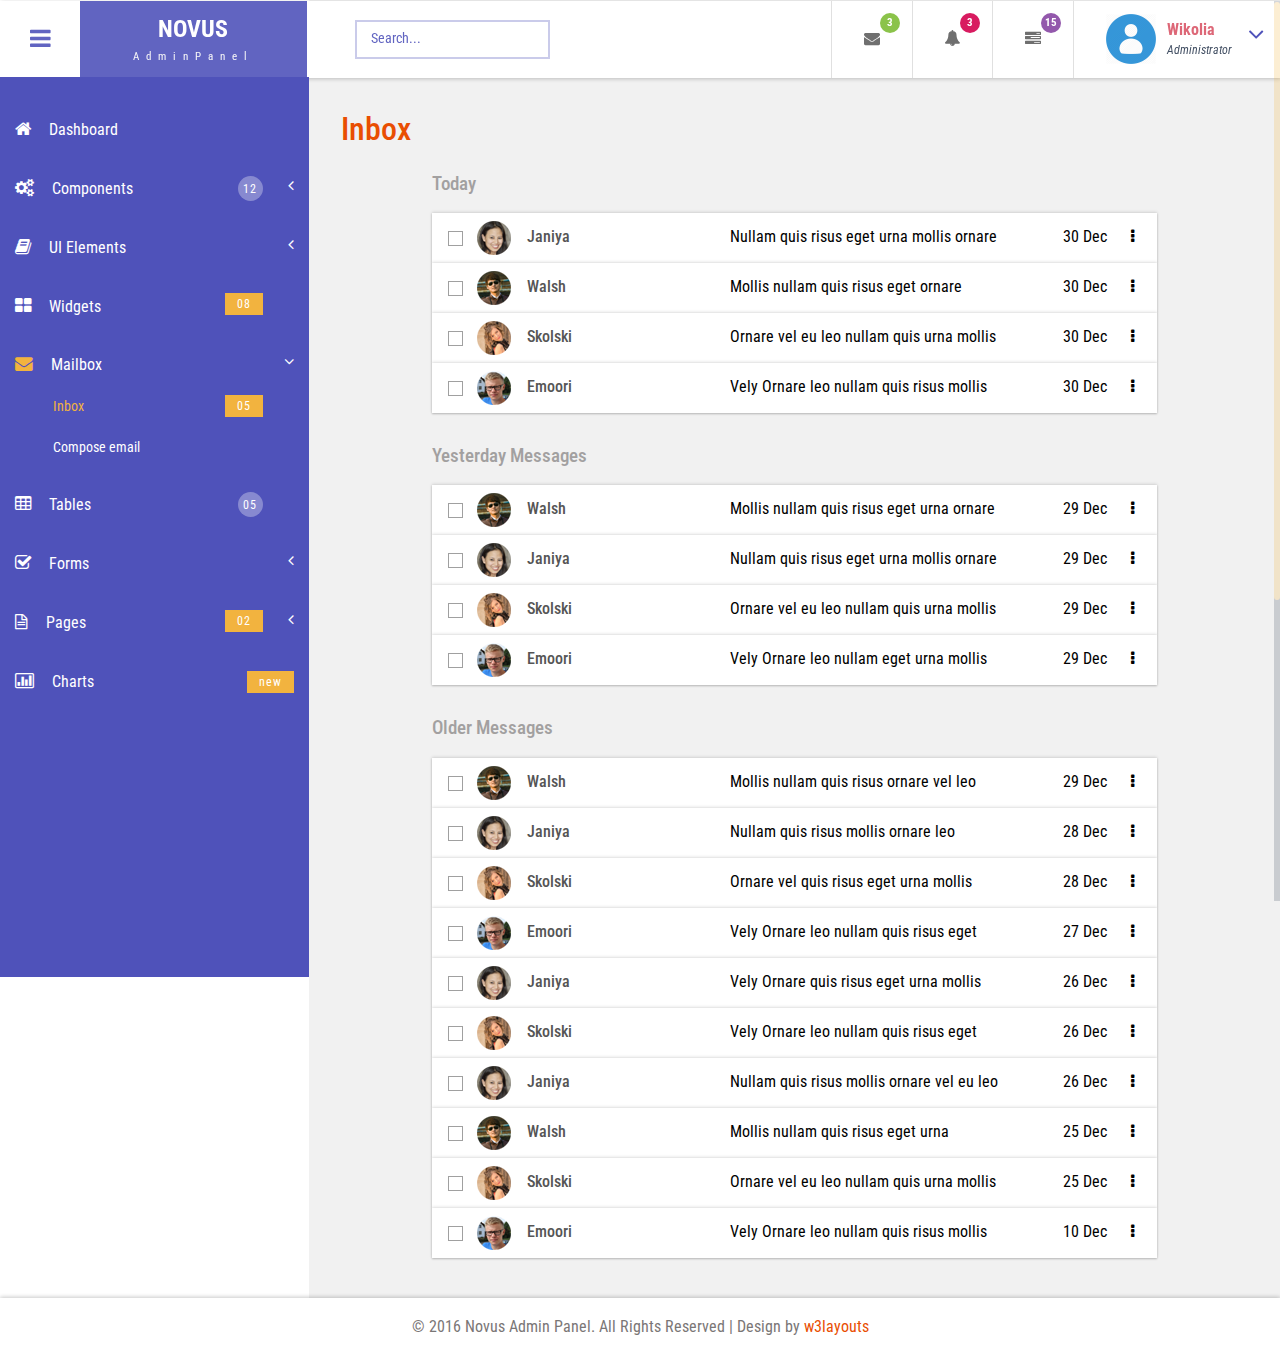
<file: Freelance.MvcWebUI/Content/Themes/Layout/inbox.html>
<!--
Author: W3layouts
Author URL: http://w3layouts.com
License: Creative Commons Attribution 3.0 Unported
License URL: http://creativecommons.org/licenses/by/3.0/
-->
<!DOCTYPE HTML>
<html>
<head>
<title>Novus Admin Panel an Admin Panel Category Flat Bootstrap Responsive Website Template | Inbox :: w3layouts</title>
<meta name="viewport" content="width=device-width, initial-scale=1">
<meta http-equiv="Content-Type" content="text/html; charset=utf-8" />
<meta name="keywords" content="Novus Admin Panel Responsive web template, Bootstrap Web Templates, Flat Web Templates, Android Compatible web template, 
SmartPhone Compatible web template, free WebDesigns for Nokia, Samsung, LG, SonyEricsson, Motorola web design" />
<script type="application/x-javascript"> addEventListener("load", function() { setTimeout(hideURLbar, 0); }, false); function hideURLbar(){ window.scrollTo(0,1); } </script>
<!-- Bootstrap Core CSS -->
<link href="css/bootstrap.css" rel='stylesheet' type='text/css' />
<!-- Custom CSS -->
<link href="css/style.css" rel='stylesheet' type='text/css' />
<!-- font CSS -->
<!-- font-awesome icons -->
<link href="css/font-awesome.css" rel="stylesheet"> 
<!-- //font-awesome icons -->
 <!-- js-->
<script src="js/jquery-1.11.1.min.js"></script>
<script src="js/modernizr.custom.js"></script>
<!--webfonts-->
<link href='//fonts.googleapis.com/css?family=Roboto+Condensed:400,300,300italic,400italic,700,700italic' rel='stylesheet' type='text/css'>
<!--//webfonts--> 
<!--animate-->
<link href="css/animate.css" rel="stylesheet" type="text/css" media="all">
<script src="js/wow.min.js"></script>
	<script>
		 new WOW().init();
	</script>
<!--//end-animate-->
<!-- Metis Menu -->
<script src="js/metisMenu.min.js"></script>
<script src="js/custom.js"></script>
<link href="css/custom.css" rel="stylesheet">
<!--//Metis Menu -->
</head> 
<body class="cbp-spmenu-push">
	<div class="main-content">
		<!--left-fixed -navigation-->
		<div class=" sidebar" role="navigation">
            <div class="navbar-collapse">
				<nav class="cbp-spmenu cbp-spmenu-vertical cbp-spmenu-left" id="cbp-spmenu-s1">
					<ul class="nav" id="side-menu">
						<li>
							<a href="index.html"><i class="fa fa-home nav_icon"></i>Dashboard</a>
						</li>
						<li>
							<a href="#"><i class="fa fa-cogs nav_icon"></i>Components <span class="nav-badge">12</span> <span class="fa arrow"></span></a>
							<ul class="nav nav-second-level collapse">
								<li>
									<a href="grids.html">Grid System</a>
								</li>
								<li>
									<a href="media.html">Media Objects</a>
								</li>
							</ul>
							<!-- /nav-second-level -->
						</li>
						<li class="">
							<a href="#"><i class="fa fa-book nav_icon"></i>UI Elements <span class="fa arrow"></span></a>
							<ul class="nav nav-second-level collapse">
								<li>
									<a href="general.html">General<span class="nav-badge-btm">08</span></a>
								</li>
								<li>
									<a href="typography.html">Typography</a>
								</li>
							</ul>
							<!-- /nav-second-level -->
						</li>
						<li>
							<a href="widgets.html"><i class="fa fa-th-large nav_icon"></i>Widgets <span class="nav-badge-btm">08</span></a>
						</li>
						<li>
							<a href="#"><i class="fa fa-envelope nav_icon"></i>Mailbox<span class="fa arrow"></span></a>
							<ul class="nav nav-second-level collapse">
								<li>
									<a href="inbox.html">Inbox <span class="nav-badge-btm">05</span></a>
								</li>
								<li>
									<a href="compose.html">Compose email</a>
								</li>
							</ul>
							<!-- //nav-second-level -->
						</li>
						<li>
							<a href="tables.html"><i class="fa fa-table nav_icon"></i>Tables <span class="nav-badge">05</span></a>
						</li>
						<li>
							<a href="#"><i class="fa fa-check-square-o nav_icon"></i>Forms<span class="fa arrow"></span></a>
							<ul class="nav nav-second-level collapse">
								<li>
									<a href="forms.html">Basic Forms <span class="nav-badge-btm">07</span></a>
								</li>
								<li>
									<a href="validation.html">Validation</a>
								</li>
							</ul>
							<!-- //nav-second-level -->
						</li>
						<li>
							<a href="#"><i class="fa fa-file-text-o nav_icon"></i>Pages<span class="nav-badge-btm">02</span><span class="fa arrow"></span></a>
							<ul class="nav nav-second-level collapse">
								<li>
									<a href="login.html">Login</a>
								</li>
								<li>
									<a href="signup.html">SignUp</a>
								</li>
								<li>
									<a href="blank-page.html">Blank Page</a>
								</li>
							</ul>
							<!-- //nav-second-level -->
						</li>
						<li>
							<a href="charts.html" class="chart-nav"><i class="fa fa-bar-chart nav_icon"></i>Charts <span class="nav-badge-btm pull-right">new</span></a>
						</li>
					</ul>
					<div class="clearfix"> </div>
					<!-- //sidebar-collapse -->
				</nav>
			</div>
		</div>
		<!--left-fixed -navigation-->
		<!-- header-starts -->
		<div class="sticky-header header-section ">
			<div class="header-left">
				<!--toggle button start-->
				<button id="showLeftPush"><i class="fa fa-bars"></i></button>
				<!--toggle button end-->
				<!--logo -->
				<div class="logo">
					<a href="index.html">
						<h1>NOVUS</h1>
						<span>AdminPanel</span>
					</a>
				</div>
				<!--//logo-->
				<!--search-box-->
				<div class="search-box">
					<form class="input">
						<input class="sb-search-input input__field--madoka" placeholder="Search..." type="search" id="input-31" />
						<label class="input__label" for="input-31">
							<svg class="graphic" width="100%" height="100%" viewBox="0 0 404 77" preserveAspectRatio="none">
								<path d="m0,0l404,0l0,77l-404,0l0,-77z"/>
							</svg>
						</label>
					</form>
				</div><!--//end-search-box-->
				<div class="clearfix"> </div>
			</div>
			<div class="header-right">
				<div class="profile_details_left"><!--notifications of menu start -->
					<ul class="nofitications-dropdown">
						<li class="dropdown head-dpdn">
							<a href="#" class="dropdown-toggle" data-toggle="dropdown" aria-expanded="false"><i class="fa fa-envelope"></i><span class="badge">3</span></a>
							<ul class="dropdown-menu">
								<li>
									<div class="notification_header">
										<h3>You have 3 new messages</h3>
									</div>
								</li>
								<li><a href="#">
								   <div class="user_img"><img src="images/1.png" alt=""></div>
								   <div class="notification_desc">
									<p>Lorem ipsum dolor amet</p>
									<p><span>1 hour ago</span></p>
									</div>
								   <div class="clearfix"></div>	
								</a></li>
								<li class="odd"><a href="#">
									<div class="user_img"><img src="images/2.png" alt=""></div>
								   <div class="notification_desc">
									<p>Lorem ipsum dolor amet </p>
									<p><span>1 hour ago</span></p>
									</div>
								  <div class="clearfix"></div>	
								</a></li>
								<li><a href="#">
								   <div class="user_img"><img src="images/3.png" alt=""></div>
								   <div class="notification_desc">
									<p>Lorem ipsum dolor amet </p>
									<p><span>1 hour ago</span></p>
									</div>
								   <div class="clearfix"></div>	
								</a></li>
								<li>
									<div class="notification_bottom">
										<a href="#">See all messages</a>
									</div> 
								</li>
							</ul>
						</li>
						<li class="dropdown head-dpdn">
							<a href="#" class="dropdown-toggle" data-toggle="dropdown" aria-expanded="false"><i class="fa fa-bell"></i><span class="badge blue">3</span></a>
							<ul class="dropdown-menu">
								<li>
									<div class="notification_header">
										<h3>You have 3 new notification</h3>
									</div>
								</li>
								<li><a href="#">
									<div class="user_img"><img src="images/2.png" alt=""></div>
								   <div class="notification_desc">
									<p>Lorem ipsum dolor amet</p>
									<p><span>1 hour ago</span></p>
									</div>
								  <div class="clearfix"></div>	
								 </a></li>
								 <li class="odd"><a href="#">
									<div class="user_img"><img src="images/1.png" alt=""></div>
								   <div class="notification_desc">
									<p>Lorem ipsum dolor amet </p>
									<p><span>1 hour ago</span></p>
									</div>
								   <div class="clearfix"></div>	
								 </a></li>
								 <li><a href="#">
									<div class="user_img"><img src="images/3.png" alt=""></div>
								   <div class="notification_desc">
									<p>Lorem ipsum dolor amet </p>
									<p><span>1 hour ago</span></p>
									</div>
								   <div class="clearfix"></div>	
								 </a></li>
								 <li>
									<div class="notification_bottom">
										<a href="#">See all notifications</a>
									</div> 
								</li>
							</ul>
						</li>	
						<li class="dropdown head-dpdn">
							<a href="#" class="dropdown-toggle" data-toggle="dropdown" aria-expanded="false"><i class="fa fa-tasks"></i><span class="badge blue1">15</span></a>
							<ul class="dropdown-menu">
								<li>
									<div class="notification_header">
										<h3>You have 8 pending task</h3>
									</div>
								</li>
								<li><a href="#">
									<div class="task-info">
										<span class="task-desc">Database update</span><span class="percentage">40%</span>
										<div class="clearfix"></div>	
									</div>
									<div class="progress progress-striped active">
										<div class="bar yellow" style="width:40%;"></div>
									</div>
								</a></li>
								<li><a href="#">
									<div class="task-info">
										<span class="task-desc">Dashboard done</span><span class="percentage">90%</span>
									   <div class="clearfix"></div>	
									</div>
									<div class="progress progress-striped active">
										 <div class="bar green" style="width:90%;"></div>
									</div>
								</a></li>
								<li><a href="#">
									<div class="task-info">
										<span class="task-desc">Mobile App</span><span class="percentage">33%</span>
										<div class="clearfix"></div>	
									</div>
								   <div class="progress progress-striped active">
										 <div class="bar red" style="width: 33%;"></div>
									</div>
								</a></li>
								<li><a href="#">
									<div class="task-info">
										<span class="task-desc">Issues fixed</span><span class="percentage">80%</span>
									   <div class="clearfix"></div>	
									</div>
									<div class="progress progress-striped active">
										 <div class="bar  blue" style="width: 80%;"></div>
									</div>
								</a></li>
								<li>
									<div class="notification_bottom">
										<a href="#">See all pending tasks</a>
									</div> 
								</li>
							</ul>
						</li>	
					</ul>
					<div class="clearfix"> </div>
				</div>
				<!--notification menu end -->
				<div class="profile_details">		
					<ul>
						<li class="dropdown profile_details_drop">
							<a href="#" class="dropdown-toggle" data-toggle="dropdown" aria-expanded="false">
								<div class="profile_img">	
									<span class="prfil-img"><img src="images/a.png" alt=""> </span> 
									<div class="user-name">
										<p>Wikolia</p>
										<span>Administrator</span>
									</div>
									<i class="fa fa-angle-down lnr"></i>
									<i class="fa fa-angle-up lnr"></i>
									<div class="clearfix"></div>	
								</div>	
							</a>
							<ul class="dropdown-menu drp-mnu">
								<li> <a href="#"><i class="fa fa-cog"></i> Settings</a> </li> 
								<li> <a href="#"><i class="fa fa-user"></i> Profile</a> </li> 
								<li> <a href="#"><i class="fa fa-sign-out"></i> Logout</a> </li>
							</ul>
						</li>
					</ul>
				</div>
				<div class="clearfix"> </div>	
			</div>
			<div class="clearfix"> </div>	
		</div>
		<!-- //header-ends -->
		<!-- main content start-->
		<div id="page-wrapper">
			<div class="main-page">
				<h3 class="title1">Inbox</h3>
				<div class="inbox-page">
					<h4>Today</h4>
					<div class="inbox-row widget-shadow" id="accordion" role="tablist" aria-multiselectable="true">
						<div class="mail "> <input type="checkbox" class="checkbox"> </div>
						<div class="mail"><img src="images/i1.png" alt=""/></div>
						<div class="mail mail-name"> <h6>Janiya</h6> </div>
						<a role="button" data-toggle="collapse" data-parent="#accordion" href="#collapseOne" aria-expanded="true" aria-controls="collapseOne">
							<div class="mail"><p>Nullam quis risus eget urna mollis ornare</p></div>
						</a>
						<div class="mail-right">
							<div class="dropdown">
								<a href="#"  data-toggle="dropdown" aria-expanded="false">
									<p><i class="fa fa-ellipsis-v mail-icon"></i></p>
								</a>
								<ul class="dropdown-menu float-right">
									<li>
										<a role="button" data-toggle="collapse" data-parent="#accordion" href="#collapseOne" aria-expanded="true" aria-controls="collapseOne">
											<i class="fa fa-reply mail-icon"></i>
											Reply
										</a>
									</li>
									<li>
										<a href="#" title="">
											<i class="fa fa-download mail-icon"></i>
											Archive
										</a>
									</li>
									<li>
										<a href="#" class="font-red" title="">
											<i class="fa fa-trash-o mail-icon"></i>
											Delete
										</a>
									</li>
								</ul>
							</div> 
						</div>
						<div class="mail-right"><p>30 Dec</p></div>
						<div class="clearfix"> </div>
						<div id="collapseOne" class="panel-collapse collapse" role="tabpanel" aria-labelledby="headingOne">
							<div class="mail-body">
								<p>Anim pariatur cliche reprehenderit, enim eiusmod high life accusamus terry richardson ad squid. 3 wolf moon officia aute, non cupidatat skateboard dolor brunch. Food truck quinoa nesciunt laborum eiusmod. Brunch 3 wolf moon tempor.</p>
								<form>
									<input type="text" placeholder="Reply to sender" required="">
									<input type="submit" value="Send">
								</form>
							</div>
						</div>
					</div>
					<div class="inbox-row widget-shadow" id="accordion1" role="tablist" aria-multiselectable="true">
						<div class="mail "> <input type="checkbox" class="checkbox"> </div>
						<div class="mail"><img src="images/i2.png" alt=""/></div>
						<div class="mail mail-name"><h6>Walsh</h6></div>
						<a role="button" data-toggle="collapse" data-parent="#accordion" href="#collapseTwo" aria-expanded="true" aria-controls="collapseTwo">
							<div class="mail"><p>Mollis nullam quis risus eget ornare</p></div>
						</a>
						<div class="mail-right">
							<div class="dropdown">
								<a href="#"  data-toggle="dropdown" aria-expanded="false">
									<p><i class="fa fa-ellipsis-v mail-icon"></i></p>
								</a>
								<ul class="dropdown-menu float-right">
									<li>
										<a role="button" data-toggle="collapse" data-parent="#accordion" href="#collapseTwo" aria-expanded="true" aria-controls="collapseTwo">
											<i class="fa fa-reply mail-icon"></i>
											Reply
										</a>
									</li>
									<li>
										<a href="#" title="">
											<i class="fa fa-download mail-icon"></i>
											Archive
										</a>
									</li>
									<li>
										<a href="#" class="font-red" title="">
											<i class="fa fa-trash-o mail-icon"></i>
											Delete
										</a>
									</li>
								</ul>
							</div> 
						</div>
						<div class="mail-right"><p>30 Dec</p></div>
						<div class="clearfix"> </div>	
						<div id="collapseTwo" class="panel-collapse collapse" role="tabpanel" aria-labelledby="headingTwo">
							<div class="mail-body">
								<p>Quinoa nesciunt laborum eiusmod. Brunch 3 wolf moon tempor, sunt aliqua put a bird on it squid single-origin coffee nulla assumenda shoreditch et. Nihil anim keffiyeh helvetica, craft beer labore wes anderson cred nesciunt sapiente ea proident.</p>
								<form>
									<input type="text" placeholder="Reply to sender" required="">
									<input type="submit" value="Send">
								</form>
							</div>
						</div>
					</div>
					<div class="inbox-row widget-shadow">
						<div class="mail "> <input type="checkbox" class="checkbox"> </div>
						<div class="mail"><img src="images/i3.png" alt=""/></div>
						<div class="mail mail-name"><h6>Skolski</h6></div>
						<a role="button" data-toggle="collapse" data-parent="#accordion" href="#collapseThree" aria-expanded="true" aria-controls="collapsethree">
							<div class="mail"><p>Ornare vel eu leo nullam quis urna mollis </p></div>
						</a>
						<div class="mail-right">
							<div class="dropdown">
								<a href="#"  data-toggle="dropdown" aria-expanded="false">
									<p><i class="fa fa-ellipsis-v mail-icon"></i></p>
								</a>
								<ul class="dropdown-menu float-right">
									<li>
										<a role="button" data-toggle="collapse" data-parent="#accordion" href="#collapseThree" aria-expanded="true" aria-controls="collapseThree">
											<i class="fa fa-reply mail-icon"></i>
											Reply
										</a>
									</li>
									<li>
										<a href="#" title="">
											<i class="fa fa-download mail-icon"></i>
											Archive
										</a>
									</li>
									<li>
										<a href="#" class="font-red" title="">
											<i class="fa fa-trash-o mail-icon"></i>
											Delete
										</a>
									</li>
								</ul>
							</div> 
						</div>
						<div class="mail-right"><p>30 Dec</p></div>
						<div class="clearfix"> </div>
						<div id="collapseThree" class="panel-collapse collapse" role="tabpanel" aria-labelledby="headingThree">
							<div class="mail-body">
								<p>Food truck quinoa nesciunt laborum eiusmod. Brunch 3 wolf moon tempor, sunt aliqua put a bird on it squid single-origin coffee nulla assumenda shoreditch et. Nihil anim keffiyeh helvetica, craft beer labore wes anderson cred nesciunt sapiente ea proident.</p>
								<form>
									<input type="text" placeholder="Reply to sender" required="">
									<input type="submit" value="Send">
								</form>
							</div>
						</div>
					</div>
					<div class="inbox-row widget-shadow">
						<div class="mail "> <input type="checkbox" class="checkbox"> </div>
						<div class="mail"><img src="images/i4.png" alt=""/></div>
						<div class="mail mail-name"><h6>Emoori</h6></div>
						<a role="button" data-toggle="collapse" data-parent="#accordion" href="#collapseFour" aria-expanded="true" aria-controls="collapseFour">
							<div class="mail"><p>Vely Ornare  leo nullam quis risus mollis </p></div>
						</a>
						<div class="mail-right">
							<div class="dropdown">
								<a href="#"  data-toggle="dropdown" aria-expanded="false">
									<p><i class="fa fa-ellipsis-v mail-icon"></i></p>
								</a>
								<ul class="dropdown-menu float-right">
									<li>
										<a role="button" data-toggle="collapse" data-parent="#accordion" href="#collapseFour" aria-expanded="true" aria-controls="collapsefour">
											<i class="fa fa-reply mail-icon"></i>
											Reply
										</a>
									</li>
									<li>
										<a href="#" title="">
											<i class="fa fa-download mail-icon"></i>
											Archive
										</a>
									</li>
									<li>
										<a href="#" class="font-red" title="">
											<i class="fa fa-trash-o mail-icon"></i>
											Delete
										</a>
									</li>
								</ul>
							</div> 
						</div>
						<div class="mail-right"><p>30 Dec</p></div>
						<div class="clearfix"> </div>
						<div id="collapseFour" class="panel-collapse collapse" role="tabpanel" aria-labelledby="headingFour">
							<div class="mail-body">
								<p> Brunch 3 wolf moon tempor, sunt aliqua put a bird on it squid single-origin coffee nulla assumenda shoreditch et. Nihil anim keffiyeh helvetica, craft beer labore wes anderson cred nesciunt sapiente ea proident.</p>
								<form>
									<input type="text" placeholder="Reply to sender" required="">
									<input type="submit" value="Send">
								</form>
							</div>
						</div>
					</div>
				</div>
				<div class="inbox-page row">
					<h4>Yesterday Messages</h4>
					<div class="inbox-row widget-shadow">
						<div class="mail "> <input type="checkbox" class="checkbox"> </div>
						<div class="mail"><img src="images/i2.png" alt=""/></div>
						<div class="mail mail-name"><h6> Walsh </h6></div>
						<a role="button" data-toggle="collapse" data-parent="#accordion" href="#collapseFive" aria-expanded="true" aria-controls="collapseFive">
							<div class="mail"><p>Mollis nullam quis risus eget urna  ornare</p></div>
						</a>
						<div class="mail-right">
							<div class="dropdown">
								<a href="#"  data-toggle="dropdown" aria-expanded="false">
									<p><i class="fa fa-ellipsis-v mail-icon"></i></p>
								</a>
								<ul class="dropdown-menu float-right">
									<li>
										<a role="button" data-toggle="collapse" data-parent="#accordion" href="#collapseFive" aria-expanded="true" aria-controls="collapseFive">
											<i class="fa fa-reply mail-icon"></i>
											Reply
										</a>
									</li>
									<li>
										<a href="#" title="">
											<i class="fa fa-download mail-icon"></i>
											Archive
										</a>
									</li>
									<li>
										<a href="#" class="font-red" title="">
											<i class="fa fa-trash-o mail-icon"></i>
											Delete
										</a>
									</li>
								</ul>
							</div> 
						</div>
						<div class="mail-right"><p>29 Dec</p></div>
						<div class="clearfix"> </div>
						<div id="collapseFive" class="panel-collapse collapse" role="tabpanel" aria-labelledby="headingFive">
							<div class="mail-body">
								<p>Anim pariatur cliche reprehenderit, enim eiusmod high life accusamus terry richardson ad squid. 3 wolf moon officia aute, non cupidatat skateboard dolor brunch Brunch 3 wolf moon tempor, sunt aliqua put a bird on it squid single-origin coffee nulla assumenda shoreditch Nihil.</p>
								<form>
									<input type="text" placeholder="Reply to sender" required="">
									<input type="submit" value="Send">
								</form>
							</div>
						</div>
					</div>
					<div class="inbox-row widget-shadow">
						<div class="mail "> <input type="checkbox" class="checkbox"> </div>
						<div class="mail"><img src="images/i1.png" alt=""/></div>
						<div class="mail mail-name"><h6>Janiya</h6></div>
						<a role="button" data-toggle="collapse" data-parent="#accordion" href="#collapseSix" aria-expanded="true" aria-controls="collapsesix">
							<div class="mail"><p>Nullam quis risus eget urna mollis ornare</p></div>
						</a>
						<div class="mail-right">
							<div class="dropdown">
								<a href="#"  data-toggle="dropdown" aria-expanded="false">
									<p><i class="fa fa-ellipsis-v mail-icon"></i></p>
								</a>
								<ul class="dropdown-menu float-right">
									<li>
										<a role="button" data-toggle="collapse" data-parent="#accordion" href="#collapseSix" aria-expanded="true" aria-controls="collapseSix">
											<i class="fa fa-reply mail-icon"></i>
											Reply
										</a>
									</li>
									<li>
										<a href="#" title="">
											<i class="fa fa-download mail-icon"></i>
											Archive
										</a>
									</li>
									<li>
										<a href="#" class="font-red" title="">
											<i class="fa fa-trash-o mail-icon"></i>
											Delete
										</a>
									</li>
								</ul>
							</div> 
						</div>
						<div class="mail-right"><p>29 Dec</p></div>
						<div class="clearfix"> </div>
						<div id="collapseSix" class="panel-collapse collapse" role="tabpanel" aria-labelledby="headingsix">
							<div class="mail-body">
								<p>Officia aute, non cupidatat skateboard dolor brunch. Food truck quinoa nesciunt laborum eiusmod. Brunch 3 wolf moon tempor assumenda shoreditch et. Nihil anim keffiyeh helvetica, craft beer labore wes anderson cred nesciunt sapiente ea proident.</p>
								<form>
									<input type="text" placeholder="Reply to sender" required="">
									<input type="submit" value="Send">
								</form>
							</div>
						</div>
					</div>
					<div class="inbox-row widget-shadow">
						<div class="mail "> <input type="checkbox" class="checkbox"> </div>
						<div class="mail"><img src="images/i3.png" alt=""/></div>
						<div class="mail mail-name"><h6>Skolski</h6></div>
						<a role="button" data-toggle="collapse" data-parent="#accordion" href="#collapseSev" aria-expanded="true" aria-controls="collapsesev">
							<div class="mail"><p>Ornare vel eu leo nullam quis urna mollis </p></div>
						</a>
						<div class="mail-right">
							<div class="dropdown">
								<a href="#"  data-toggle="dropdown" aria-expanded="false">
									<p><i class="fa fa-ellipsis-v mail-icon"></i></p>
								</a>
								<ul class="dropdown-menu float-right">
									<li>
										<a role="button" data-toggle="collapse" data-parent="#accordion" href="#collapseSev" aria-expanded="true" aria-controls="collapseSev">
											<i class="fa fa-reply mail-icon"></i>
											Reply
										</a>
									</li>
									<li>
										<a href="#" title="">
											<i class="fa fa-download mail-icon"></i>
											Archive
										</a>
									</li>
									<li>
										<a href="#" class="font-red" title="">
											<i class="fa fa-trash-o mail-icon"></i>
											Delete
										</a>
									</li>
								</ul>
							</div> 
						</div>
						<div class="mail-right"><p>29 Dec</p></div>
						<div class="clearfix"> </div>	
						<div id="collapseSev" class="panel-collapse collapse" role="tabpanel" aria-labelledby="headingsev">
							<div class="mail-body">
								<p>wolf moon officia aute, non cupidatat skateboard dolor brunch aliqua put a bird on it squid single-origin coffee nulla assumenda shoreditch et. Nihil anim keffiyeh helvetica, craft beer labore wes anderson cred nesciunt sapiente ea proident.</p>
								<form>
									<input type="text" placeholder="Reply to sender" required="">
									<input type="submit" value="Send">
								</form>
							</div>
						</div>
					</div>
					<div class="inbox-row widget-shadow">
						<div class="mail "> <input type="checkbox" class="checkbox"> </div>
						<div class="mail"><img src="images/i4.png" alt=""/></div>
						<div class="mail mail-name"><h6>Emoori</h6></div>
						<a role="button" data-toggle="collapse" data-parent="#accordion" href="#collapseEight" aria-expanded="true" aria-controls="collapseEight">
							<div class="mail"><p>Vely Ornare  leo nullam eget urna mollis </p></div>
						</a>
						<div class="mail-right">
							<div class="dropdown">
								<a href="#"  data-toggle="dropdown" aria-expanded="false">
									<p><i class="fa fa-ellipsis-v mail-icon"></i></p>
								</a>
								<ul class="dropdown-menu float-right">
									<li>
										<a role="button" data-toggle="collapse" data-parent="#accordion" href="#collapseEight" aria-expanded="true" aria-controls="collapseEight">
											<i class="fa fa-reply mail-icon"></i>
											Reply
										</a>
									</li>
									<li>
										<a href="#" title="">
											<i class="fa fa-download mail-icon"></i>
											Archive
										</a>
									</li>
									<li>
										<a href="#" class="font-red" title="">
											<i class="fa fa-trash-o mail-icon"></i>
											Delete
										</a>
									</li>
								</ul>
							</div> 
						</div>
						<div class="mail-right"><p>29 Dec</p></div>
						<div class="clearfix"> </div>
						<div id="collapseEight" class="panel-collapse collapse" role="tabpanel" aria-labelledby="headingeight">
							<div class="mail-body">
								<p>Anim pariatur cliche reprehenderit, enim eiusmod high life accusamus terry richardson ad squid. 3 wolf moon officia aute, non cupidatat skateboard dolor brunch. Food truck quinoa nesciunt laborum eiusmod. Brunch 3 wolf moon tempor.</p>
								<form>
									<input type="text" placeholder="Reply to sender" required="">
									<input type="submit" value="Send">
								</form>
							</div>
						</div>
					</div>
				</div>
				<div class="inbox-page row">
					<h4>Older Messages</h4>
					<div class="inbox-row widget-shadow">
						<div class="mail "> <input type="checkbox" class="checkbox"> </div>
						<div class="mail"><img src="images/i2.png" alt=""/></div>
						<div class="mail mail-name"><h6> Walsh</h6></div>
						<a role="button" data-toggle="collapse" data-parent="#accordion" href="#collapseNine" aria-expanded="true" aria-controls="collapsenine">
							<div class="mail"><p>Mollis nullam quis risus ornare vel leo</p></div>
						</a>
						<div class="mail-right">
							<div class="dropdown">
								<a href="#"  data-toggle="dropdown" aria-expanded="false">
									<p><i class="fa fa-ellipsis-v mail-icon"></i></p>
								</a>
								<ul class="dropdown-menu float-right">
									<li>
										<a role="button" data-toggle="collapse" data-parent="#accordion" href="#collapseNine" aria-expanded="true" aria-controls="collapseNine">
											<i class="fa fa-reply mail-icon"></i>
											Reply
										</a>
									</li>
									<li>
										<a href="#" title="">
											<i class="fa fa-download mail-icon"></i>
											Archive
										</a>
									</li>
									<li>
										<a href="#" class="font-red" title="">
											<i class="fa fa-trash-o mail-icon"></i>
											Delete
										</a>
									</li>
								</ul>
							</div> 
						</div>
						<div class="mail-right"><p>29 Dec</p></div>
						<div class="clearfix"> </div>
						<div id="collapseNine" class="panel-collapse collapse" role="tabpanel" aria-labelledby="headingnine">
							<div class="mail-body">
								<p>Skateboard dolor brunch. Food truck quinoa nesciunt laborum eiusmod. Brunch 3 wolf moon tempor, sunt aliqua put a bird on it squid single-origin coffee nulla assumenda shoreditch et. Nihil anim keffiyeh helvetica, craft beer labore wes anderson cred nesciunt sapiente ea proident.</p>
								<form>
									<input type="text" placeholder="Reply to sender" required="">
									<input type="submit" value="Send">
								</form>
							</div>
						</div>
					</div>
					<div class="inbox-row widget-shadow">
						<div class="mail "> <input type="checkbox" class="checkbox"> </div>
						<div class="mail"><img src="images/i1.png" alt=""/></div>
						<div class="mail mail-name"><h6>Janiya</h6></div>
						<a role="button" data-toggle="collapse" data-parent="#accordion" href="#collapseTen" aria-expanded="true" aria-controls="collapseTen">
							<div class="mail"><p>Nullam quis risus mollis ornare leo</p></div>
						</a>
						<div class="mail-right">
							<div class="dropdown">
								<a href="#"  data-toggle="dropdown" aria-expanded="false">
									<p><i class="fa fa-ellipsis-v mail-icon"></i></p>
								</a>
								<ul class="dropdown-menu float-right">
									<li>
										<a role="button" data-toggle="collapse" data-parent="#accordion" href="#collapseTen" aria-expanded="true" aria-controls="collapseTen">
											<i class="fa fa-reply mail-icon"></i>
											Reply
										</a>
									</li>
									<li>
										<a href="#" title="">
											<i class="fa fa-download mail-icon"></i>
											Archive
										</a>
									</li>
									<li>
										<a href="#" class="font-red" title="">
											<i class="fa fa-trash-o mail-icon"></i>
											Delete
										</a>
									</li>
								</ul>
							</div> 
						</div>
						<div class="mail-right"><p>28 Dec</p></div>
						<div class="clearfix"> </div>
						<div id="collapseTen" class="panel-collapse collapse" role="tabpanel" aria-labelledby="headingten">
							<div class="mail-body">
								<p>Anim pariatur cliche reprehenderit, enim eiusmod high life accusamus terry richardson ad squid. 3 wolf moon officia aute, non cupidatat skateboard dolor brunch. Food truck quinoa nesciunt laborum eiusmod. Brunch 3 wolf moon tempor, sunt aliqua put a bird on it squid single-origin coffee nulla assumenda shoreditch et. Nihil anim keffiyeh helvetica, craft beer labore wes anderson cred nesciunt sapiente ea proident.</p>
								<form>
									<input type="text" placeholder="Reply to sender" required="">
									<input type="submit" value="Send">
								</form>
							</div>
						</div>
					</div>
					<div class="inbox-row widget-shadow">
						<div class="mail "> <input type="checkbox" class="checkbox"> </div>
						<div class="mail"><img src="images/i3.png" alt=""/></div>
						<div class="mail mail-name"><h6>Skolski</h6></div>
						<a role="button" data-toggle="collapse" data-parent="#accordion" href="#collapse11" aria-expanded="true" aria-controls="collapse11">
							<div class="mail"><p>Ornare vel quis risus eget urna mollis </p></div>
						</a>
						<div class="mail-right">
							<div class="dropdown">
								<a href="#"  data-toggle="dropdown" aria-expanded="false">
									<p><i class="fa fa-ellipsis-v mail-icon"></i></p>
								</a>
								<ul class="dropdown-menu float-right">
									<li>
										<a role="button" data-toggle="collapse" data-parent="#accordion" href="#collapse11" aria-expanded="true" aria-controls="collapse11">
											<i class="fa fa-reply mail-icon"></i>
											Reply
										</a>
									</li>
									<li>
										<a href="#" title="">
											<i class="fa fa-download mail-icon"></i>
											Archive
										</a>
									</li>
									<li>
										<a href="#" class="font-red" title="">
											<i class="fa fa-trash-o mail-icon"></i>
											Delete
										</a>
									</li>
								</ul>
							</div> 
						</div>
						<div class="mail-right"><p>28 Dec</p></div>
						<div class="clearfix"> </div>
						<div id="collapse11" class="panel-collapse collapse" role="tabpanel" aria-labelledby="heading11">
							<div class="mail-body">
								<p>Nesciunt laborum eiusmod. Brunch 3 wolf moon tempor, sunt aliqua put a bird on it squid single-origin coffee nulla assumenda shoreditch et. Nihil anim keffiyeh helvetica, craft beer labore wes anderson cred nesciunt sapiente ea proident.</p>
								<form>
									<input type="text" placeholder="Reply to sender" required="">
									<input type="submit" value="Send">
								</form>
							</div>
						</div>
					</div>
					<div class="inbox-row widget-shadow">
						<div class="mail "> <input type="checkbox" class="checkbox"> </div>
						<div class="mail"><img src="images/i4.png" alt=""/></div>
						<div class="mail mail-name"><h6>Emoori</h6></div>
						<a role="button" data-toggle="collapse" data-parent="#accordion" href="#collapse12" aria-expanded="true" aria-controls="collapse12">
							<div class="mail"><p>Vely Ornare  leo nullam quis risus eget </p></div>
						</a>
						<div class="mail-right">
							<div class="dropdown">
								<a href="#"  data-toggle="dropdown" aria-expanded="false">
									<p><i class="fa fa-ellipsis-v mail-icon"></i></p>
								</a>
								<ul class="dropdown-menu float-right">
									<li>
										<a role="button" data-toggle="collapse" data-parent="#accordion" href="#collapse12" aria-expanded="true" aria-controls="collapse12">
											<i class="fa fa-reply mail-icon"></i>
											Reply
										</a>
									</li>
									<li>
										<a href="#" title="">
											<i class="fa fa-download mail-icon"></i>
											Archive
										</a>
									</li>
									<li>
										<a href="#" class="font-red" title="">
											<i class="fa fa-trash-o mail-icon"></i>
											Delete
										</a>
									</li>
								</ul>
							</div> 
						</div>
						<div class="mail-right"><p>27 Dec</p></div>
						<div class="clearfix"> </div>
						<div id="collapse12" class="panel-collapse collapse" role="tabpanel" aria-labelledby="heading12">
							<div class="mail-body">
								<p>Anim pariatur cliche repreh enderit brunch 3 wolf moon tempor, sunt aliqua put a bird on it squid single-origin coffee nulla assumenda shoreditch et. Nihil anim keffiyeh helvetica, craft beer labore wes anderson cred nesciunt sapiente ea proident.</p>
								<form>
									<input type="text" placeholder="Reply to sender" required="">
									<input type="submit" value="Send">
								</form>
							</div>
						</div>
					</div>
					<div class="inbox-row widget-shadow">
						<div class="mail "> <input type="checkbox" class="checkbox"> </div>
						<div class="mail"><img src="images/i1.png" alt=""/></div>
						<div class="mail mail-name"><h6>Janiya</h6></div>
						<a role="button" data-toggle="collapse" data-parent="#accordion" href="#collapse13" aria-expanded="true" aria-controls="collapse13">
							<div class="mail"><p>Vely Ornare quis risus eget urna mollis </p></div>
						</a>
						<div class="mail-right">
							<div class="dropdown">
								<a href="#"  data-toggle="dropdown" aria-expanded="false">
									<p><i class="fa fa-ellipsis-v mail-icon"></i></p>
								</a>
								<ul class="dropdown-menu float-right">
									<li>
										<a role="button" data-toggle="collapse" data-parent="#accordion" href="#collapse13" aria-expanded="true" aria-controls="collapse13">
											<i class="fa fa-reply mail-icon"></i>
											Reply
										</a>
									</li>
									<li>
										<a href="#" title="">
											<i class="fa fa-download mail-icon"></i>
											Archive
										</a>
									</li>
									<li>
										<a href="#" class="font-red" title="">
											<i class="fa fa-trash-o mail-icon"></i>
											Delete
										</a>
									</li>
								</ul>
							</div> 
						</div>
						<div class="mail-right"><p>26 Dec</p></div>
						<div class="clearfix"> </div>
						<div id="collapse13" class="panel-collapse collapse" role="tabpanel" aria-labelledby="heading13">
							<div class="mail-body">
								<p>Anim pariatur cliche reprehenderit, enim eiusmod high life accusamus terry richardson ad squid. 3 wolf moon officia aute, non cupidatat skateboard dolor brunch. Food truck quinoa nesciunt laborum eiusmod. Brunch 3 wolf moon temsunt </p>
								<form>
									<input type="text" placeholder="Reply to sender" required="">
									<input type="submit" value="Send">
								</form>
							</div>
						</div>
					</div>
					<div class="inbox-row widget-shadow">
						<div class="mail "> <input type="checkbox" class="checkbox"> </div>
						<div class="mail"><img src="images/i3.png" alt=""/></div>
						<div class="mail mail-name"><h6>Skolski</h6></div>
						<a role="button" data-toggle="collapse" data-parent="#accordion" href="#collapse14" aria-expanded="true" aria-controls="collapse14">
							<div class="mail"><p>Vely Ornare  leo nullam quis risus eget </p></div>
						</a>
						<div class="mail-right">
							<div class="dropdown">
								<a href="#"  data-toggle="dropdown" aria-expanded="false">
									<p><i class="fa fa-ellipsis-v mail-icon"></i></p>
								</a>
								<ul class="dropdown-menu float-right">
									<li>
										<a role="button" data-toggle="collapse" data-parent="#accordion" href="#collapse15" aria-expanded="true" aria-controls="collapse15">
											<i class="fa fa-reply mail-icon"></i>
											Reply
										</a>
									</li>
									<li>
										<a href="#" title="">
											<i class="fa fa-download mail-icon"></i>
											Archive
										</a>
									</li>
									<li>
										<a href="#" class="font-red" title="">
											<i class="fa fa-trash-o mail-icon"></i>
											Delete
										</a>
									</li>
								</ul>
							</div> 
						</div>
						<div class="mail-right"><p>26 Dec</p></div>
						<div class="clearfix"> </div>
						<div id="collapse14" class="panel-collapse collapse" role="tabpanel" aria-labelledby="heading14">
							<div class="mail-body">
								<p>Anim pariatur cliche reprehenderit, enim eiusmod high life accusamus terry richardson ad squid. 3 wolf moon officia aute, non cupidatat skateboard dolor brunch. Food truck quinoa nesciunt laborum eiusmod. Brunch 3 wolf moon tempor, sunt aliqua put a bird on it squid single-origin coffee nulla assumenda shoreditch et. Nihil anim keffiyeh helvetica, craft beer labore wes anderson cred nesciunt sapiente ea proident.</p>
								<form>
									<input type="text" placeholder="Reply to sender" required="">
									<input type="submit" value="Send">
								</form>
							</div>
						</div>
					</div>
					<div class="inbox-row widget-shadow">
						<div class="mail "> <input type="checkbox" class="checkbox"> </div>
						<div class="mail"><img src="images/i1.png" alt=""/></div>
						<div class="mail mail-name"><h6>Janiya</h6></div>
						<a role="button" data-toggle="collapse" data-parent="#accordion" href="#collapse15" aria-expanded="true" aria-controls="collapse15">
							<div class="mail"><p>Nullam quis risus mollis ornare vel eu leo</p></div>
						</a>
						<div class="mail-right">
							<div class="dropdown">
								<a href="#"  data-toggle="dropdown" aria-expanded="false">
									<p><i class="fa fa-ellipsis-v mail-icon"></i></p>
								</a>
								<ul class="dropdown-menu float-right">
									<li>
										<a role="button" data-toggle="collapse" data-parent="#accordion" href="#collapse15" aria-expanded="true" aria-controls="collapse15">
											<i class="fa fa-reply mail-icon"></i>
											Reply
										</a>
									</li>
									<li>
										<a href="#" title="">
											<i class="fa fa-download mail-icon"></i>
											Archive
										</a>
									</li>
									<li>
										<a href="#" class="font-red" title="">
											<i class="fa fa-trash-o mail-icon"></i>
											Delete
										</a>
									</li>
								</ul>
							</div> 
						</div>
						<div class="mail-right"><p>26 Dec</p></div>
						<div class="clearfix"> </div>
						<div id="collapse15" class="panel-collapse collapse" role="tabpanel" aria-labelledby="heading15">
							<div class="mail-body">
								<p>Anim pariatur cliche reprehenderit, enim eiusmod high life accusamus terry richardson ad squid. 3 wolf moon officia aute, non cupidatat skateboard dolor brunch. Food truck quinoa nesciunt laborum eiusmod. Brunch 3 wolf moon tempor, sunt aliqua put a bird on it squid single-origin coffee nulla assumenda shoreditch et. Nihil anim keffiyeh helvetica, craft beer labore wes anderson cred nesciunt sapiente ea proident.</p>
								<form>
									<input type="text" placeholder="Reply to sender" required="">
									<input type="submit" value="Send">
								</form>
							</div>
						</div>
					</div>
					<div class="inbox-row widget-shadow">
						<div class="mail "> <input type="checkbox" class="checkbox"> </div>
						<div class="mail"><img src="images/i2.png" alt=""/></div>
						<div class="mail mail-name"><h6> Walsh</h6></div>
						<a role="button" data-toggle="collapse" data-parent="#accordion" href="#collapse16" aria-expanded="true" aria-controls="collapse16">
							<div class="mail"><p>Mollis nullam quis risus eget urna</p></div>
						</a>
						<div class="mail-right">
							<div class="dropdown">
								<a href="#"  data-toggle="dropdown" aria-expanded="false">
									<p><i class="fa fa-ellipsis-v mail-icon"></i></p>
								</a>
								<ul class="dropdown-menu float-right">
									<li>
										<a role="button" data-toggle="collapse" data-parent="#accordion" href="#collapse16" aria-expanded="true" aria-controls="collapse16">
											<i class="fa fa-reply mail-icon"></i>
											Reply
										</a>
									</li>
									<li>
										<a href="#" title="">
											<i class="fa fa-download mail-icon"></i>
											Archive
										</a>
									</li>
									<li>
										<a href="#" class="font-red" title="">
											<i class="fa fa-trash-o mail-icon"></i>
											Delete
										</a>
									</li>
								</ul>
							</div> 
						</div>
						<div class="mail-right"><p>25 Dec</p></div>
						<div class="clearfix"> </div>
						<div id="collapse16" class="panel-collapse collapse" role="tabpanel" aria-labelledby="heading16">
							<div class="mail-body">
								<p>Anim pariatur cliche reprehenderit, enim eiusmod high life accusamus terry richardson ad squid. 3 wolf moon officia aute, non cupidatat skateboard dolor brunch. Food truck quinoa nesciunt laborum eiusmod. Brunch 3 wolf moon tempor, sunt aliqua putica sapiente ea proident.</p>
								<form>
									<input type="text" placeholder="Reply to sender" required="">
									<input type="submit" value="Send">
								</form>
							</div>
						</div>
					</div>
					<div class="inbox-row widget-shadow">
						<div class="mail "> <input type="checkbox" class="checkbox"> </div>
						<div class="mail"><img src="images/i3.png" alt=""/></div>
						<div class="mail mail-name"><h6>Skolski</h6></div>
						<a role="button" data-toggle="collapse" data-parent="#accordion" href="#collapse17" aria-expanded="true" aria-controls="collapse17">
							<div class="mail"><p>Ornare vel eu leo nullam quis urna mollis </p></div>
						</a>
						<div class="mail-right">
							<div class="dropdown">
								<a href="#"  data-toggle="dropdown" aria-expanded="false">
									<p><i class="fa fa-ellipsis-v mail-icon"></i></p>
								</a>
								<ul class="dropdown-menu float-right">
									<li>
										<a role="button" data-toggle="collapse" data-parent="#accordion" href="#collapse17" aria-expanded="true" aria-controls="collapse17">
											<i class="fa fa-reply mail-icon"></i>
											Reply
										</a>
									</li>
									<li>
										<a href="#" title="">
											<i class="fa fa-download mail-icon"></i>
											Archive
										</a>
									</li>
									<li>
										<a href="#" class="font-red" title="">
											<i class="fa fa-trash-o mail-icon"></i>
											Delete
										</a>
									</li>
								</ul>
							</div> 
						</div>
						<div class="mail-right"><p>25 Dec</p></div>
						<div class="clearfix"> </div>
						<div id="collapse17" class="panel-collapse collapse" role="tabpanel" aria-labelledby="heading17">
							<div class="mail-body">
								<p>Anim pariatur cliche reprehenderit, enim eiusmod high life accusamus terry richardson ad squid. 3 wolf moon officia aute, non cupidatat skateboard dolor brunch. Food truck quinoa nesciunt laborum eiusmod. Brunch 3 wolf moon tempor, sunt aliqua put a bird on it squid single-origin coffee nulla assumenda shoreditch et. Nihil anim keffiyeh helvetica, craft beer labore wes anderson cred nesciunt sapiente ea proident.</p>
								<form>
									<input type="text" placeholder="Reply to sender" required="">
									<input type="submit" value="Send">
								</form>
							</div>
						</div>
					</div>
					<div class="inbox-row widget-shadow">
						<div class="mail "> <input type="checkbox" class="checkbox"> </div>
						<div class="mail"><img src="images/i4.png" alt=""/></div>
						<div class="mail mail-name"><h6>Emoori</h6></div>
						<a role="button" data-toggle="collapse" data-parent="#accordion" href="#collapse18" aria-expanded="true" aria-controls="collapse18">
							<div class="mail"><p>Vely Ornare  leo nullam quis risus mollis </p></div>
						</a>
						<div class="mail-right">
							<div class="dropdown">
								<a href="#"  data-toggle="dropdown" aria-expanded="false">
									<p><i class="fa fa-ellipsis-v mail-icon"></i></p>
								</a>
								<ul class="dropdown-menu float-right">
									<li>
										<a role="button" data-toggle="collapse" data-parent="#accordion" href="#collapse18" aria-expanded="true" aria-controls="collapse18">
											<i class="fa fa-reply mail-icon"></i>
											Reply
										</a>
									</li>
									<li>
										<a href="#" title="">
											<i class="fa fa-download mail-icon"></i>
											Archive
										</a>
									</li>
									<li>
										<a href="#" class="font-red" title="">
											<i class="fa fa-trash-o mail-icon"></i>
											Delete
										</a>
									</li>
								</ul>
							</div> 
						</div>
						<div class="mail-right"><p>10 Dec</p></div>
						<div class="clearfix"> </div>
						<div id="collapse18" class="panel-collapse collapse" role="tabpanel" aria-labelledby="heading18">
							<div class="mail-body">
								<p>Laborum eiusmod. Brunch 3 wolf moon tempor, sunt aliqua coffee nulla assumenda shoreditch et. Nihil anim keffiyeh helvetica, craft beer labore wes anderson cred nesciunt sapiente ea proident.</p>
								<form>
									<input type="text" placeholder="Reply to sender" required="">
									<input type="submit" value="Send">
								</form>
							</div>
						</div>
					</div>
				</div>
			</div>
		</div>
		<!--footer-->
		<div class="footer">
		   <p>&copy; 2016 Novus Admin Panel. All Rights Reserved | Design by <a href="https://w3layouts.com/" target="_blank">w3layouts</a></p>
		</div>
        <!--//footer-->
	</div>
	<!-- Classie -->
		<script src="js/classie.js"></script>
		<script>
			var menuLeft = document.getElementById( 'cbp-spmenu-s1' ),
				showLeftPush = document.getElementById( 'showLeftPush' ),
				body = document.body;
				
			showLeftPush.onclick = function() {
				classie.toggle( this, 'active' );
				classie.toggle( body, 'cbp-spmenu-push-toright' );
				classie.toggle( menuLeft, 'cbp-spmenu-open' );
				disableOther( 'showLeftPush' );
			};
			
			function disableOther( button ) {
				if( button !== 'showLeftPush' ) {
					classie.toggle( showLeftPush, 'disabled' );
				}
			}
		</script>
	<!--scrolling js-->
	<script src="js/jquery.nicescroll.js"></script>
	<script src="js/scripts.js"></script>
	<!--//scrolling js-->
	<!-- Bootstrap Core JavaScript -->
   <script src="js/bootstrap.js"> </script>
</body>
</html>
</file>
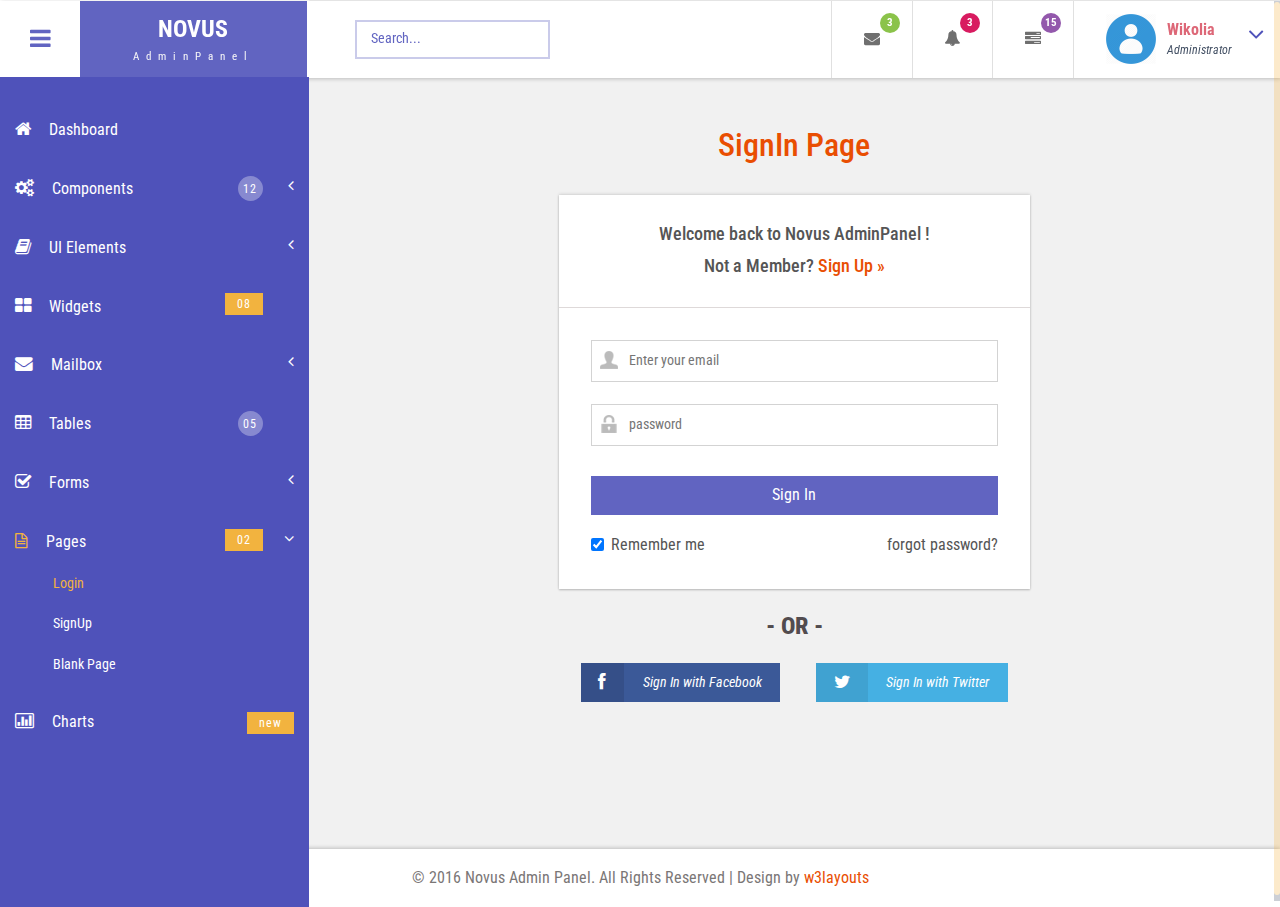
<file: Freelance.MvcWebUI/Content/Themes/Layout/login.html>
<!--
Author: W3layouts
Author URL: http://w3layouts.com
License: Creative Commons Attribution 3.0 Unported
License URL: http://creativecommons.org/licenses/by/3.0/
-->
<!DOCTYPE HTML>
<html>
<head>
<title>Novus Admin Panel an Admin Panel Category Flat Bootstrap Responsive Website Template | Login Page :: w3layouts</title>
<meta name="viewport" content="width=device-width, initial-scale=1">
<meta http-equiv="Content-Type" content="text/html; charset=utf-8" />
<meta name="keywords" content="Novus Admin Panel Responsive web template, Bootstrap Web Templates, Flat Web Templates, Android Compatible web template, 
SmartPhone Compatible web template, free WebDesigns for Nokia, Samsung, LG, SonyEricsson, Motorola web design" />
<script type="application/x-javascript"> addEventListener("load", function() { setTimeout(hideURLbar, 0); }, false); function hideURLbar(){ window.scrollTo(0,1); } </script>
<!-- Bootstrap Core CSS -->
<link href="css/bootstrap.css" rel='stylesheet' type='text/css' />
<!-- Custom CSS -->
<link href="css/style.css" rel='stylesheet' type='text/css' />
<!-- font CSS -->
<!-- font-awesome icons -->
<link href="css/font-awesome.css" rel="stylesheet"> 
<!-- //font-awesome icons -->
 <!-- js-->
<script src="js/jquery-1.11.1.min.js"></script>
<script src="js/modernizr.custom.js"></script>
<!--webfonts-->
<link href='//fonts.googleapis.com/css?family=Roboto+Condensed:400,300,300italic,400italic,700,700italic' rel='stylesheet' type='text/css'>
<!--//webfonts--> 
<!--animate-->
<link href="css/animate.css" rel="stylesheet" type="text/css" media="all">
<script src="js/wow.min.js"></script>
	<script>
		 new WOW().init();
	</script>
<!--//end-animate-->
<!-- Metis Menu -->
<script src="js/metisMenu.min.js"></script>
<script src="js/custom.js"></script>
<link href="css/custom.css" rel="stylesheet">
<!--//Metis Menu -->
</head> 
<body class="cbp-spmenu-push">
	<div class="main-content">
		<!--left-fixed -navigation-->
		<div class=" sidebar" role="navigation">
            <div class="navbar-collapse">
				<nav class="cbp-spmenu cbp-spmenu-vertical cbp-spmenu-left" id="cbp-spmenu-s1">
					<ul class="nav" id="side-menu">
						<li>
							<a href="index.html"><i class="fa fa-home nav_icon"></i>Dashboard</a>
						</li>
						<li>
							<a href="#"><i class="fa fa-cogs nav_icon"></i>Components <span class="nav-badge">12</span> <span class="fa arrow"></span></a>
							<ul class="nav nav-second-level collapse">
								<li>
									<a href="grids.html">Grid System</a>
								</li>
								<li>
									<a href="media.html">Media Objects</a>
								</li>
							</ul>
							<!-- /nav-second-level -->
						</li>
						<li class="">
							<a href="#"><i class="fa fa-book nav_icon"></i>UI Elements <span class="fa arrow"></span></a>
							<ul class="nav nav-second-level collapse">
								<li>
									<a href="general.html">General<span class="nav-badge-btm">08</span></a>
								</li>
								<li>
									<a href="typography.html">Typography</a>
								</li>
							</ul>
							<!-- /nav-second-level -->
						</li>
						<li>
							<a href="widgets.html"><i class="fa fa-th-large nav_icon"></i>Widgets <span class="nav-badge-btm">08</span></a>
						</li>
						<li>
							<a href="#"><i class="fa fa-envelope nav_icon"></i>Mailbox<span class="fa arrow"></span></a>
							<ul class="nav nav-second-level collapse">
								<li>
									<a href="inbox.html">Inbox <span class="nav-badge-btm">05</span></a>
								</li>
								<li>
									<a href="compose.html">Compose email</a>
								</li>
							</ul>
							<!-- //nav-second-level -->
						</li>
						<li>
							<a href="tables.html"><i class="fa fa-table nav_icon"></i>Tables <span class="nav-badge">05</span></a>
						</li>
						<li>
							<a href="#"><i class="fa fa-check-square-o nav_icon"></i>Forms<span class="fa arrow"></span></a>
							<ul class="nav nav-second-level collapse">
								<li>
									<a href="forms.html">Basic Forms <span class="nav-badge-btm">07</span></a>
								</li>
								<li>
									<a href="validation.html">Validation</a>
								</li>
							</ul>
							<!-- //nav-second-level -->
						</li>
						<li>
							<a href="#"><i class="fa fa-file-text-o nav_icon"></i>Pages<span class="nav-badge-btm">02</span><span class="fa arrow"></span></a>
							<ul class="nav nav-second-level collapse">
								<li>
									<a href="login.html">Login</a>
								</li>
								<li>
									<a href="signup.html">SignUp</a>
								</li>
								<li>
									<a href="blank-page.html">Blank Page</a>
								</li>
							</ul>
							<!-- //nav-second-level -->
						</li>
						<li>
							<a href="charts.html" class="chart-nav"><i class="fa fa-bar-chart nav_icon"></i>Charts <span class="nav-badge-btm pull-right">new</span></a>
						</li>
					</ul>
					<div class="clearfix"> </div>
					<!-- //sidebar-collapse -->
				</nav>
			</div>
		</div>
		<!--left-fixed -navigation-->
		<!-- header-starts -->
		<div class="sticky-header header-section ">
			<div class="header-left">
				<!--toggle button start-->
				<button id="showLeftPush"><i class="fa fa-bars"></i></button>
				<!--toggle button end-->
				<!--logo -->
				<div class="logo">
					<a href="index.html">
						<h1>NOVUS</h1>
						<span>AdminPanel</span>
					</a>
				</div>
				<!--//logo-->
				<!--search-box-->
				<div class="search-box">
					<form class="input">
						<input class="sb-search-input input__field--madoka" placeholder="Search..." type="search" id="input-31" />
						<label class="input__label" for="input-31">
							<svg class="graphic" width="100%" height="100%" viewBox="0 0 404 77" preserveAspectRatio="none">
								<path d="m0,0l404,0l0,77l-404,0l0,-77z"/>
							</svg>
						</label>
					</form>
				</div><!--//end-search-box-->
				<div class="clearfix"> </div>
			</div>
			<div class="header-right">
				<div class="profile_details_left"><!--notifications of menu start -->
					<ul class="nofitications-dropdown">
						<li class="dropdown head-dpdn">
							<a href="#" class="dropdown-toggle" data-toggle="dropdown" aria-expanded="false"><i class="fa fa-envelope"></i><span class="badge">3</span></a>
							<ul class="dropdown-menu">
								<li>
									<div class="notification_header">
										<h3>You have 3 new messages</h3>
									</div>
								</li>
								<li><a href="#">
								   <div class="user_img"><img src="images/1.png" alt=""></div>
								   <div class="notification_desc">
									<p>Lorem ipsum dolor amet</p>
									<p><span>1 hour ago</span></p>
									</div>
								   <div class="clearfix"></div>	
								</a></li>
								<li class="odd"><a href="#">
									<div class="user_img"><img src="images/2.png" alt=""></div>
								   <div class="notification_desc">
									<p>Lorem ipsum dolor amet </p>
									<p><span>1 hour ago</span></p>
									</div>
								  <div class="clearfix"></div>	
								</a></li>
								<li><a href="#">
								   <div class="user_img"><img src="images/3.png" alt=""></div>
								   <div class="notification_desc">
									<p>Lorem ipsum dolor amet </p>
									<p><span>1 hour ago</span></p>
									</div>
								   <div class="clearfix"></div>	
								</a></li>
								<li>
									<div class="notification_bottom">
										<a href="#">See all messages</a>
									</div> 
								</li>
							</ul>
						</li>
						<li class="dropdown head-dpdn">
							<a href="#" class="dropdown-toggle" data-toggle="dropdown" aria-expanded="false"><i class="fa fa-bell"></i><span class="badge blue">3</span></a>
							<ul class="dropdown-menu">
								<li>
									<div class="notification_header">
										<h3>You have 3 new notification</h3>
									</div>
								</li>
								<li><a href="#">
									<div class="user_img"><img src="images/2.png" alt=""></div>
								   <div class="notification_desc">
									<p>Lorem ipsum dolor amet</p>
									<p><span>1 hour ago</span></p>
									</div>
								  <div class="clearfix"></div>	
								 </a></li>
								 <li class="odd"><a href="#">
									<div class="user_img"><img src="images/1.png" alt=""></div>
								   <div class="notification_desc">
									<p>Lorem ipsum dolor amet </p>
									<p><span>1 hour ago</span></p>
									</div>
								   <div class="clearfix"></div>	
								 </a></li>
								 <li><a href="#">
									<div class="user_img"><img src="images/3.png" alt=""></div>
								   <div class="notification_desc">
									<p>Lorem ipsum dolor amet </p>
									<p><span>1 hour ago</span></p>
									</div>
								   <div class="clearfix"></div>	
								 </a></li>
								 <li>
									<div class="notification_bottom">
										<a href="#">See all notifications</a>
									</div> 
								</li>
							</ul>
						</li>	
						<li class="dropdown head-dpdn">
							<a href="#" class="dropdown-toggle" data-toggle="dropdown" aria-expanded="false"><i class="fa fa-tasks"></i><span class="badge blue1">15</span></a>
							<ul class="dropdown-menu">
								<li>
									<div class="notification_header">
										<h3>You have 8 pending task</h3>
									</div>
								</li>
								<li><a href="#">
									<div class="task-info">
										<span class="task-desc">Database update</span><span class="percentage">40%</span>
										<div class="clearfix"></div>	
									</div>
									<div class="progress progress-striped active">
										<div class="bar yellow" style="width:40%;"></div>
									</div>
								</a></li>
								<li><a href="#">
									<div class="task-info">
										<span class="task-desc">Dashboard done</span><span class="percentage">90%</span>
									   <div class="clearfix"></div>	
									</div>
									<div class="progress progress-striped active">
										 <div class="bar green" style="width:90%;"></div>
									</div>
								</a></li>
								<li><a href="#">
									<div class="task-info">
										<span class="task-desc">Mobile App</span><span class="percentage">33%</span>
										<div class="clearfix"></div>	
									</div>
								   <div class="progress progress-striped active">
										 <div class="bar red" style="width: 33%;"></div>
									</div>
								</a></li>
								<li><a href="#">
									<div class="task-info">
										<span class="task-desc">Issues fixed</span><span class="percentage">80%</span>
									   <div class="clearfix"></div>	
									</div>
									<div class="progress progress-striped active">
										 <div class="bar  blue" style="width: 80%;"></div>
									</div>
								</a></li>
								<li>
									<div class="notification_bottom">
										<a href="#">See all pending tasks</a>
									</div> 
								</li>
							</ul>
						</li>	
					</ul>
					<div class="clearfix"> </div>
				</div>
				<!--notification menu end -->
				<div class="profile_details">		
					<ul>
						<li class="dropdown profile_details_drop">
							<a href="#" class="dropdown-toggle" data-toggle="dropdown" aria-expanded="false">
								<div class="profile_img">	
									<span class="prfil-img"><img src="images/a.png" alt=""> </span> 
									<div class="user-name">
										<p>Wikolia</p>
										<span>Administrator</span>
									</div>
									<i class="fa fa-angle-down lnr"></i>
									<i class="fa fa-angle-up lnr"></i>
									<div class="clearfix"></div>	
								</div>	
							</a>
							<ul class="dropdown-menu drp-mnu">
								<li> <a href="#"><i class="fa fa-cog"></i> Settings</a> </li> 
								<li> <a href="#"><i class="fa fa-user"></i> Profile</a> </li> 
								<li> <a href="#"><i class="fa fa-sign-out"></i> Logout</a> </li>
							</ul>
						</li>
					</ul>
				</div>	
				<div class="clearfix"> </div>	
			</div>
			<div class="clearfix"> </div>	
		</div>
		<!-- //header-ends -->
		<!-- main content start-->
		<div id="page-wrapper">
			<div class="main-page login-page ">
				<h3 class="title1">SignIn Page</h3>
				<div class="widget-shadow">
					<div class="login-top">
						<h4>Welcome back to Novus AdminPanel ! <br> Not a Member? <a href="signup.html">  Sign Up »</a> </h4>
					</div>
					<div class="login-body">
						<form>
							<input type="text" class="user" name="email" placeholder="Enter your email" required="">
							<input type="password" name="password" class="lock" placeholder="password">
							<input type="submit" name="Sign In" value="Sign In">
							<div class="forgot-grid">
								<label class="checkbox"><input type="checkbox" name="checkbox" checked=""><i></i>Remember me</label>
								<div class="forgot">
									<a href="#">forgot password?</a>
								</div>
								<div class="clearfix"> </div>
							</div>
						</form>
					</div>
				</div>
				
				<div class="login-page-bottom">
					<h5> - OR -</h5>
					<div class="social-btn"><a href="#"><i class="fa fa-facebook"></i><i>Sign In with Facebook</i></a></div>
					<div class="social-btn sb-two"><a href="#"><i class="fa fa-twitter"></i><i>Sign In with Twitter</i></a></div>
				</div>
			</div>
		</div>
		<!--footer-->
		<div class="footer">
		   <p>&copy; 2016 Novus Admin Panel. All Rights Reserved | Design by <a href="https://w3layouts.com/" target="_blank">w3layouts</a></p>
		</div>
        <!--//footer-->
	</div>
	<!-- Classie -->
		<script src="js/classie.js"></script>
		<script>
			var menuLeft = document.getElementById( 'cbp-spmenu-s1' ),
				showLeftPush = document.getElementById( 'showLeftPush' ),
				body = document.body;
				
			showLeftPush.onclick = function() {
				classie.toggle( this, 'active' );
				classie.toggle( body, 'cbp-spmenu-push-toright' );
				classie.toggle( menuLeft, 'cbp-spmenu-open' );
				disableOther( 'showLeftPush' );
			};
			
			function disableOther( button ) {
				if( button !== 'showLeftPush' ) {
					classie.toggle( showLeftPush, 'disabled' );
				}
			}
		</script>
	<!--scrolling js-->
	<script src="js/jquery.nicescroll.js"></script>
	<script src="js/scripts.js"></script>
	<!--//scrolling js-->
	<!-- Bootstrap Core JavaScript -->
   <script src="js/bootstrap.js"> </script>
</body>
</html>
</file>
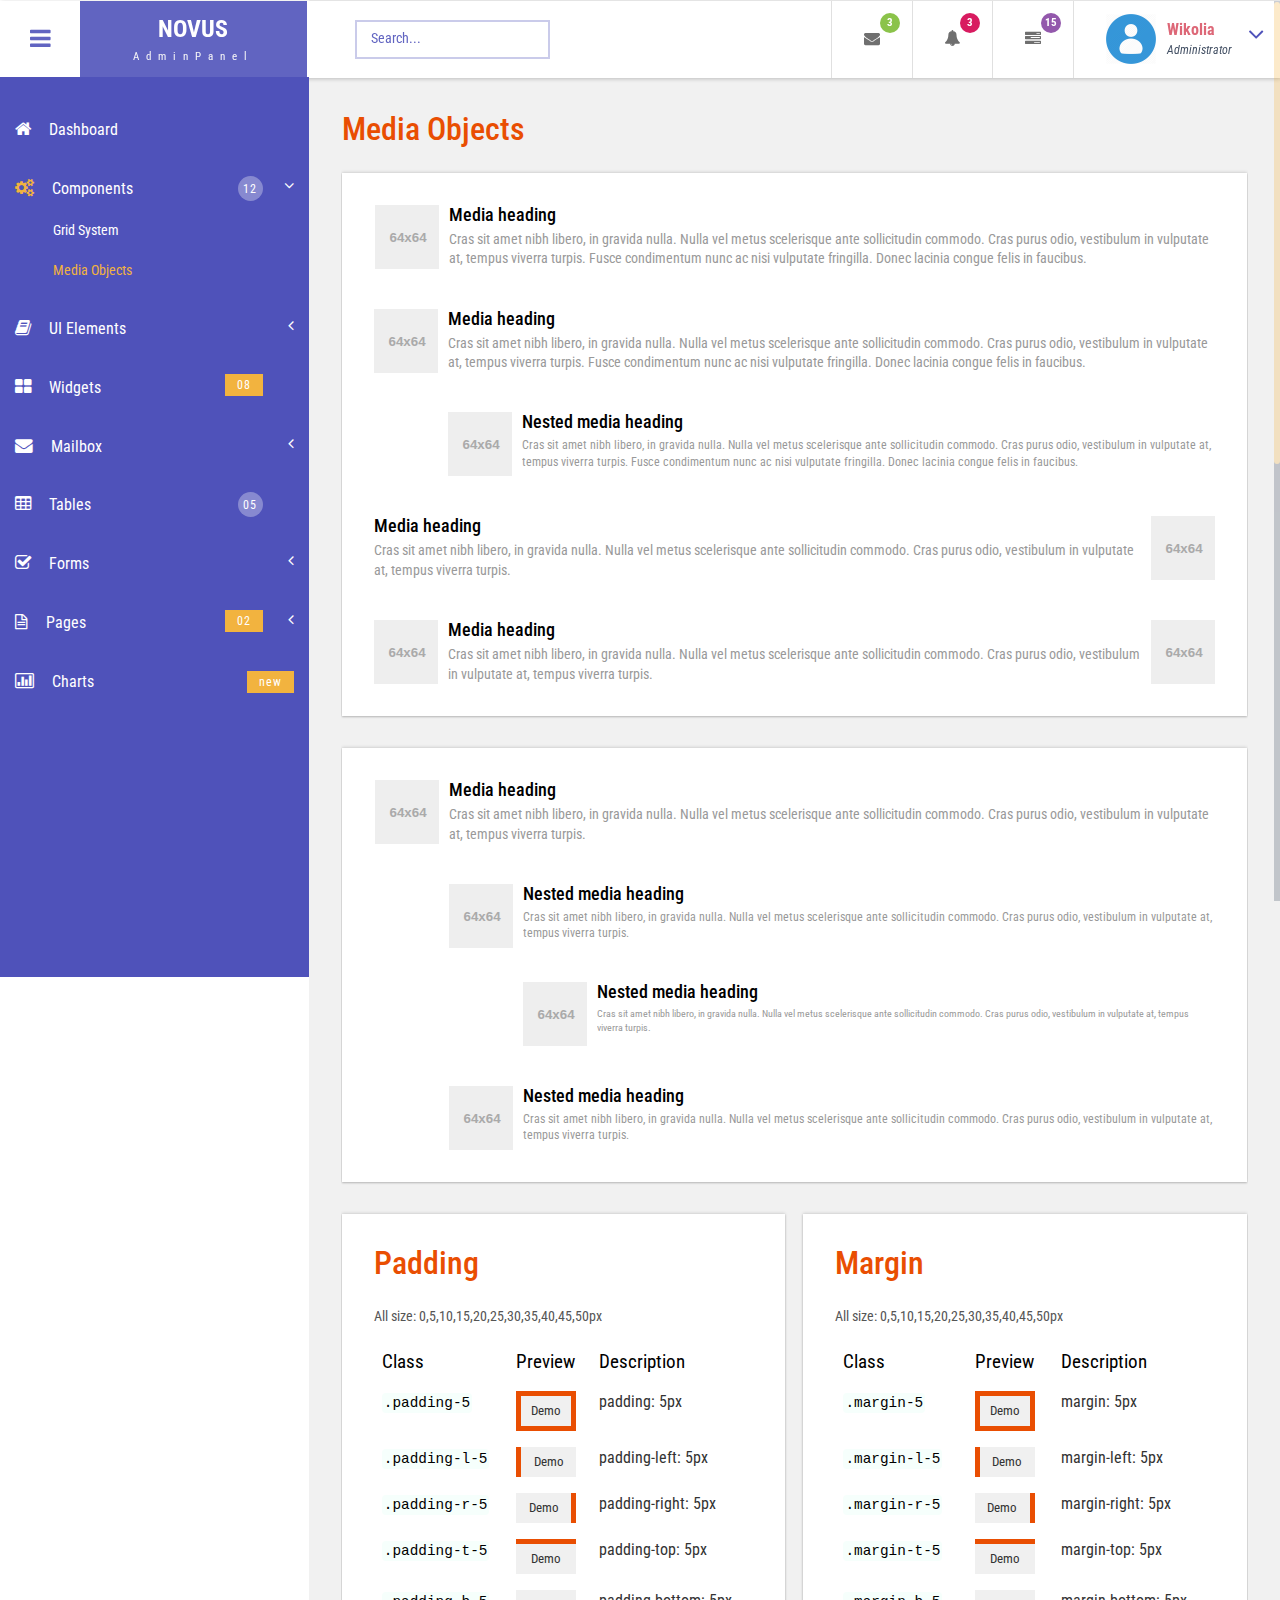
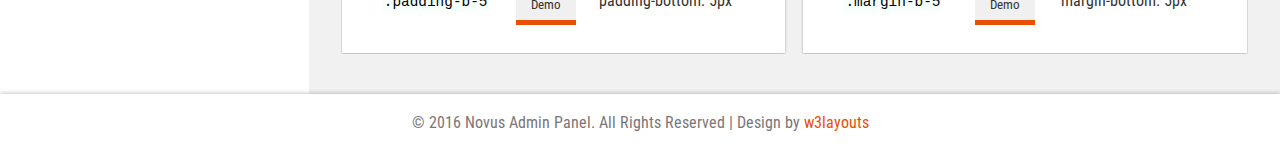
<file: Freelance.MvcWebUI/Content/Themes/Layout/media.html>
<!--
Author: W3layouts
Author URL: http://w3layouts.com
License: Creative Commons Attribution 3.0 Unported
License URL: http://creativecommons.org/licenses/by/3.0/
-->
<!DOCTYPE HTML>
<html>
<head>
<title>Novus Admin Panel an Admin Panel Category Flat Bootstrap Responsive Website Template | Media :: w3layouts</title>
<meta name="viewport" content="width=device-width, initial-scale=1">
<meta http-equiv="Content-Type" content="text/html; charset=utf-8" />
<meta name="keywords" content="Novus Admin Panel Responsive web template, Bootstrap Web Templates, Flat Web Templates, Android Compatible web template, 
SmartPhone Compatible web template, free WebDesigns for Nokia, Samsung, LG, SonyEricsson, Motorola web design" />
<script type="application/x-javascript"> addEventListener("load", function() { setTimeout(hideURLbar, 0); }, false); function hideURLbar(){ window.scrollTo(0,1); } </script>
<!-- Bootstrap Core CSS -->
<link href="css/bootstrap.css" rel='stylesheet' type='text/css' />
<!-- Custom CSS -->
<link href="css/style.css" rel='stylesheet' type='text/css' />
<!-- font CSS -->
<!-- font-awesome icons -->
<link href="css/font-awesome.css" rel="stylesheet"> 
<!-- //font-awesome icons -->
 <!-- js-->
<script src="js/jquery-1.11.1.min.js"></script>
<script src="js/modernizr.custom.js"></script>
<!--webfonts-->
<link href='//fonts.googleapis.com/css?family=Roboto+Condensed:400,300,300italic,400italic,700,700italic' rel='stylesheet' type='text/css'>
<!--//webfonts--> 
<!--animate-->
<link href="css/animate.css" rel="stylesheet" type="text/css" media="all">
<script src="js/wow.min.js"></script>
	<script>
		 new WOW().init();
	</script>
<!--//end-animate-->
<!-- Metis Menu -->
<script src="js/metisMenu.min.js"></script>
<script src="js/custom.js"></script>
<link href="css/custom.css" rel="stylesheet">
<!--//Metis Menu -->
</head> 
<body class="cbp-spmenu-push">
	<div class="main-content">
		<!--left-fixed -navigation-->
		<div class=" sidebar" role="navigation">
            <div class="navbar-collapse">
				<nav class="cbp-spmenu cbp-spmenu-vertical cbp-spmenu-left" id="cbp-spmenu-s1">
					<ul class="nav" id="side-menu">
						<li>
							<a href="index.html"><i class="fa fa-home nav_icon"></i>Dashboard</a>
						</li>
						<li>
							<a href="#"><i class="fa fa-cogs nav_icon"></i>Components <span class="nav-badge">12</span> <span class="fa arrow"></span></a>
							<ul class="nav nav-second-level collapse">
								<li>
									<a href="grids.html">Grid System</a>
								</li>
								<li>
									<a href="media.html">Media Objects</a>
								</li>
							</ul>
							<!-- /nav-second-level -->
						</li>
						<li class="">
							<a href="#"><i class="fa fa-book nav_icon"></i>UI Elements <span class="fa arrow"></span></a>
							<ul class="nav nav-second-level collapse">
								<li>
									<a href="general.html">General<span class="nav-badge-btm">08</span></a>
								</li>
								<li>
									<a href="typography.html">Typography</a>
								</li>
							</ul>
							<!-- /nav-second-level -->
						</li>
						<li>
							<a href="widgets.html"><i class="fa fa-th-large nav_icon"></i>Widgets <span class="nav-badge-btm">08</span></a>
						</li>
						<li>
							<a href="#"><i class="fa fa-envelope nav_icon"></i>Mailbox<span class="fa arrow"></span></a>
							<ul class="nav nav-second-level collapse">
								<li>
									<a href="inbox.html">Inbox <span class="nav-badge-btm">05</span></a>
								</li>
								<li>
									<a href="compose.html">Compose email</a>
								</li>
							</ul>
							<!-- //nav-second-level -->
						</li>
						<li>
							<a href="tables.html"><i class="fa fa-table nav_icon"></i>Tables <span class="nav-badge">05</span></a>
						</li>
						<li>
							<a href="#"><i class="fa fa-check-square-o nav_icon"></i>Forms<span class="fa arrow"></span></a>
							<ul class="nav nav-second-level collapse">
								<li>
									<a href="forms.html">Basic Forms <span class="nav-badge-btm">07</span></a>
								</li>
								<li>
									<a href="validation.html">Validation</a>
								</li>
							</ul>
							<!-- //nav-second-level -->
						</li>
						<li>
							<a href="#"><i class="fa fa-file-text-o nav_icon"></i>Pages<span class="nav-badge-btm">02</span><span class="fa arrow"></span></a>
							<ul class="nav nav-second-level collapse">
								<li>
									<a href="login.html">Login</a>
								</li>
								<li>
									<a href="signup.html">SignUp</a>
								</li>
								<li>
									<a href="blank-page.html">Blank Page</a>
								</li>
							</ul>
							<!-- //nav-second-level -->
						</li>
						<li>
							<a href="charts.html" class="chart-nav"><i class="fa fa-bar-chart nav_icon"></i>Charts <span class="nav-badge-btm pull-right">new</span></a>
						</li>
					</ul>
					<div class="clearfix"> </div>
					<!-- //sidebar-collapse -->
				</nav>
			</div>
		</div>
		<!--left-fixed -navigation-->
		<!-- header-starts -->
		<div class="sticky-header header-section ">
			<div class="header-left">
				<!--toggle button start-->
				<button id="showLeftPush"><i class="fa fa-bars"></i></button>
				<!--toggle button end-->
				<!--logo -->
				<div class="logo">
					<a href="index.html">
						<h1>NOVUS</h1>
						<span>AdminPanel</span>
					</a>
				</div>
				<!--//logo-->
				<!--search-box-->
				<div class="search-box">
					<form class="input">
						<input class="sb-search-input input__field--madoka" placeholder="Search..." type="search" id="input-31" />
						<label class="input__label" for="input-31">
							<svg class="graphic" width="100%" height="100%" viewBox="0 0 404 77" preserveAspectRatio="none">
								<path d="m0,0l404,0l0,77l-404,0l0,-77z"/>
							</svg>
						</label>
					</form>
				</div><!--//end-search-box-->
				<div class="clearfix"> </div>
			</div>
			<div class="header-right">
				<div class="profile_details_left"><!--notifications of menu start -->
					<ul class="nofitications-dropdown">
						<li class="dropdown head-dpdn">
							<a href="#" class="dropdown-toggle" data-toggle="dropdown" aria-expanded="false"><i class="fa fa-envelope"></i><span class="badge">3</span></a>
							<ul class="dropdown-menu">
								<li>
									<div class="notification_header">
										<h3>You have 3 new messages</h3>
									</div>
								</li>
								<li><a href="#">
								   <div class="user_img"><img src="images/1.png" alt=""></div>
								   <div class="notification_desc">
									<p>Lorem ipsum dolor amet</p>
									<p><span>1 hour ago</span></p>
									</div>
								   <div class="clearfix"></div>	
								</a></li>
								<li class="odd"><a href="#">
									<div class="user_img"><img src="images/2.png" alt=""></div>
								   <div class="notification_desc">
									<p>Lorem ipsum dolor amet </p>
									<p><span>1 hour ago</span></p>
									</div>
								  <div class="clearfix"></div>	
								</a></li>
								<li><a href="#">
								   <div class="user_img"><img src="images/3.png" alt=""></div>
								   <div class="notification_desc">
									<p>Lorem ipsum dolor amet </p>
									<p><span>1 hour ago</span></p>
									</div>
								   <div class="clearfix"></div>	
								</a></li>
								<li>
									<div class="notification_bottom">
										<a href="#">See all messages</a>
									</div> 
								</li>
							</ul>
						</li>
						<li class="dropdown head-dpdn">
							<a href="#" class="dropdown-toggle" data-toggle="dropdown" aria-expanded="false"><i class="fa fa-bell"></i><span class="badge blue">3</span></a>
							<ul class="dropdown-menu">
								<li>
									<div class="notification_header">
										<h3>You have 3 new notification</h3>
									</div>
								</li>
								<li><a href="#">
									<div class="user_img"><img src="images/2.png" alt=""></div>
								   <div class="notification_desc">
									<p>Lorem ipsum dolor amet</p>
									<p><span>1 hour ago</span></p>
									</div>
								  <div class="clearfix"></div>	
								 </a></li>
								 <li class="odd"><a href="#">
									<div class="user_img"><img src="images/1.png" alt=""></div>
								   <div class="notification_desc">
									<p>Lorem ipsum dolor amet </p>
									<p><span>1 hour ago</span></p>
									</div>
								   <div class="clearfix"></div>	
								 </a></li>
								 <li><a href="#">
									<div class="user_img"><img src="images/3.png" alt=""></div>
								   <div class="notification_desc">
									<p>Lorem ipsum dolor amet </p>
									<p><span>1 hour ago</span></p>
									</div>
								   <div class="clearfix"></div>	
								 </a></li>
								 <li>
									<div class="notification_bottom">
										<a href="#">See all notifications</a>
									</div> 
								</li>
							</ul>
						</li>	
						<li class="dropdown head-dpdn">
							<a href="#" class="dropdown-toggle" data-toggle="dropdown" aria-expanded="false"><i class="fa fa-tasks"></i><span class="badge blue1">15</span></a>
							<ul class="dropdown-menu">
								<li>
									<div class="notification_header">
										<h3>You have 8 pending task</h3>
									</div>
								</li>
								<li><a href="#">
									<div class="task-info">
										<span class="task-desc">Database update</span><span class="percentage">40%</span>
										<div class="clearfix"></div>	
									</div>
									<div class="progress progress-striped active">
										<div class="bar yellow" style="width:40%;"></div>
									</div>
								</a></li>
								<li><a href="#">
									<div class="task-info">
										<span class="task-desc">Dashboard done</span><span class="percentage">90%</span>
									   <div class="clearfix"></div>	
									</div>
									<div class="progress progress-striped active">
										 <div class="bar green" style="width:90%;"></div>
									</div>
								</a></li>
								<li><a href="#">
									<div class="task-info">
										<span class="task-desc">Mobile App</span><span class="percentage">33%</span>
										<div class="clearfix"></div>	
									</div>
								   <div class="progress progress-striped active">
										 <div class="bar red" style="width: 33%;"></div>
									</div>
								</a></li>
								<li><a href="#">
									<div class="task-info">
										<span class="task-desc">Issues fixed</span><span class="percentage">80%</span>
									   <div class="clearfix"></div>	
									</div>
									<div class="progress progress-striped active">
										 <div class="bar  blue" style="width: 80%;"></div>
									</div>
								</a></li>
								<li>
									<div class="notification_bottom">
										<a href="#">See all pending tasks</a>
									</div> 
								</li>
							</ul>
						</li>	
					</ul>
					<div class="clearfix"> </div>
				</div>
				<!--notification menu end -->
				<div class="profile_details">		
					<ul>
						<li class="dropdown profile_details_drop">
							<a href="#" class="dropdown-toggle" data-toggle="dropdown" aria-expanded="false">
								<div class="profile_img">	
									<span class="prfil-img"><img src="images/a.png" alt=""> </span> 
									<div class="user-name">
										<p>Wikolia</p>
										<span>Administrator</span>
									</div>
									<i class="fa fa-angle-down lnr"></i>
									<i class="fa fa-angle-up lnr"></i>
									<div class="clearfix"></div>	
								</div>	
							</a>
							<ul class="dropdown-menu drp-mnu">
								<li> <a href="#"><i class="fa fa-cog"></i> Settings</a> </li> 
								<li> <a href="#"><i class="fa fa-user"></i> Profile</a> </li> 
								<li> <a href="#"><i class="fa fa-sign-out"></i> Logout</a> </li>
							</ul>
						</li>
					</ul>
				</div>
				<div class="clearfix"> </div>	
			</div>
			<div class="clearfix"> </div>	
		</div>
		<!-- //header-ends -->
		<!-- main content start-->
		<div id="page-wrapper">
			<div class="main-page">
				<div class="media">
					<h3 class="title1">Media Objects</h3>
					<div class="bs-example5 widget-shadow" data-example-id="default-media">
						<div class="media">
							<div class="media-left">
								<a href="#">
								  <img class="media-object" data-src="holder.js/64x64" alt="64x64" src="[data-uri]" data-holder-rendered="true" style="width: 64px; height: 64px;">
								</a>
							</div>
							<div class="media-body">
								<h4 class="media-heading">Media heading</h4>
								Cras sit amet nibh libero, in gravida nulla. Nulla vel metus scelerisque ante sollicitudin commodo. Cras purus odio, vestibulum in vulputate at, tempus viverra turpis. Fusce condimentum nunc ac nisi vulputate fringilla. Donec lacinia congue felis in faucibus.
							</div>
							<div class="clearfix"> </div>
						</div>
						<div class="media">
							<div class="media-left">
								<a href="#">
								  <img class="media-object" data-src="holder.js/64x64" alt="64x64" src="[data-uri]" data-holder-rendered="true" style="width: 64px; height: 64px;">
								</a>
							</div>
							<div class="media-body">
								<h4 class="media-heading">Media heading</h4>
								Cras sit amet nibh libero, in gravida nulla. Nulla vel metus scelerisque ante sollicitudin commodo. Cras purus odio, vestibulum in vulputate at, tempus viverra turpis. Fusce condimentum nunc ac nisi vulputate fringilla. Donec lacinia congue felis in faucibus.
								<div class="media">
									<div class="media-left">
										<a href="#">
										  <img class="media-object" data-src="holder.js/64x64" alt="64x64" src="[data-uri]" data-holder-rendered="true" style="width: 64px; height: 64px;">
										</a>
									</div>
									<div class="media-body">
										<h4 class="media-heading">Nested media heading</h4>
										Cras sit amet nibh libero, in gravida nulla. Nulla vel metus scelerisque ante sollicitudin commodo. Cras purus odio, vestibulum in vulputate at, tempus viverra turpis. Fusce condimentum nunc ac nisi vulputate fringilla. Donec lacinia congue felis in faucibus.
									</div>
								</div>
							</div>
						</div>
						<div class="media">
							<div class="media-body">
								<h4 class="media-heading">Media heading</h4>
								Cras sit amet nibh libero, in gravida nulla. Nulla vel metus scelerisque ante sollicitudin commodo. Cras purus odio, vestibulum in vulputate at, tempus viverra turpis.
							</div>
							<div class="media-right">
								<a href="#">
									<img class="media-object" data-src="holder.js/64x64" alt="64x64" src="[data-uri]" data-holder-rendered="true" style="width: 64px; height: 64px;">
								</a>
							</div>
							<div class="clearfix"> </div>
						</div>
						<div class="media">
							<div class="media-left">
								<a href="#">
									<img class="media-object" data-src="holder.js/64x64" alt="64x64" src="[data-uri]" data-holder-rendered="true" style="width: 64px; height: 64px;">
								</a>
							</div>
							<div class="media-body">
								<h4 class="media-heading">Media heading</h4>
								Cras sit amet nibh libero, in gravida nulla. Nulla vel metus scelerisque ante sollicitudin commodo. Cras purus odio, vestibulum in vulputate at, tempus viverra turpis.
							</div>
							<div class="media-right">
								<a href="#">
								  <img class="media-object" data-src="holder.js/64x64" alt="64x64" src="[data-uri]" data-holder-rendered="true" style="width: 64px; height: 64px;">
								</a>
							</div>
						</div>
					</div>
					<div class="bs-example5 example_6 widget-shadow" data-example-id="media-list">
						<ul class="media-list">
							<li class="media">
								<div class="media-left">
									<a href="#">
										<img class="media-object" data-src="holder.js/64x64" alt="64x64" src="[data-uri]" data-holder-rendered="true" style="width: 64px; height: 64px;">
									</a>
								</div>
								<div class="media-body">
									<h4 class="media-heading">Media heading</h4>
									<p>Cras sit amet nibh libero, in gravida nulla. Nulla vel metus scelerisque ante sollicitudin commodo. Cras purus odio, vestibulum in vulputate at, tempus viverra turpis.</p>
									<!-- Nested media object -->
									<div class="media">
										<div class="media-left">
											<a href="#">
												<img class="media-object" data-src="holder.js/64x64" alt="64x64" src="[data-uri]" data-holder-rendered="true" style="width: 64px; height: 64px;">
											</a>
										</div>
										<div class="media-body">
											<h4 class="media-heading">Nested media heading</h4>
												Cras sit amet nibh libero, in gravida nulla. Nulla vel metus scelerisque ante sollicitudin commodo. Cras purus odio, vestibulum in vulputate at, tempus viverra turpis.
											<!-- Nested media object -->
											<div class="media">
												<div class="media-left">
													<a href="#">
														<img class="media-object" data-src="holder.js/64x64" alt="64x64" src="[data-uri]" data-holder-rendered="true" style="width: 64px; height: 64px;">
													</a>
												</div>
												<div class="media-body">
													<h4 class="media-heading">Nested media heading</h4>
													Cras sit amet nibh libero, in gravida nulla. Nulla vel metus scelerisque ante sollicitudin commodo. Cras purus odio, vestibulum in vulputate at, tempus viverra turpis.
												</div>
											</div>
										</div>
									</div>
									<!-- Nested media object -->
									<div class="media">
										<div class="media-left">
											<a href="#">
												<img class="media-object" data-src="holder.js/64x64" alt="64x64" src="[data-uri]" data-holder-rendered="true" style="width: 64px; height: 64px;">
											</a>
										</div>
										<div class="media-body">
											<h4 class="media-heading">Nested media heading</h4>
											Cras sit amet nibh libero, in gravida nulla. Nulla vel metus scelerisque ante sollicitudin commodo. Cras purus odio, vestibulum in vulputate at, tempus viverra turpis.
										</div>
									</div>
								</div>
							</li>
						</ul>
					</div>
					<div class="media_1">
						<div class="col-md-6 media_1-left widget-shadow">
							<div class="panel_2">
								<h3 class="title1">Padding</h3>
								<p>All size: 0,5,10,15,20,25,30,35,40,45,50px</p>
								<table class="table table-hover">
									<thead>
									  <tr>
										<td class="head">Class</td>
										<td class="head">Preview</td>
										<td class="head">Description</td>
									  </tr>
									</thead>
									<tbody>
									  <tr>
										<td><code>.padding-5</code></td>
										<td>
										  <div class="demolayout padding-5">
											<div class="demobox">Demo</div>
										  </div>
										</td>
										<td>padding: 5px</td>
									  </tr>
									  <tr>
										<td><code>.padding-l-5</code></td>
										<td>
										  <div class="demolayout padding-l-5">
											<div class="demobox">Demo</div>
										  </div>
										</td>
										<td>padding-left: 5px</td>
									  </tr>
									  <tr>
										<td><code>.padding-r-5</code></td>
										<td>
										  <div class="demolayout padding-r-5">
											<div class="demobox">Demo</div>
										  </div>
										</td>
										<td>padding-right: 5px</td>
									  </tr>
									  <tr>
										<td><code>.padding-t-5</code></td>
										<td>
										  <div class="demolayout padding-t-5">
											<div class="demobox">Demo</div>
										  </div>
										</td>
										<td>padding-top: 5px</td>
									  </tr>
									  <tr>
										<td><code>.padding-b-5</code></td>
										<td>
										  <div class="demolayout padding-b-5">
											<div class="demobox">Demo</div>
										  </div>
										</td>
										<td>padding-bottom: 5px</td>
									  </tr>
									</tbody>
								</table>
							</div>
						</div>
						<div class="col-md-6 media_1-right widget-shadow">
							<div class="panel_2 panel_3">
								<h3 class="title1">Margin</h3>
								<p>All size: 0,5,10,15,20,25,30,35,40,45,50px</p>
								<table class="table table-hover">
									<thead>
									  <tr>
										<td class="head">Class</td>
										<td class="head">Preview</td>
										<td class="head">Description</td>
									  </tr>
									</thead>
									<tbody>
									  <tr>
										<td><code>.margin-5</code></td>
										<td>
										  <div class="demolayout padding-5">
											<div class="demobox">Demo</div>
										  </div>
										</td>
										<td>margin: 5px</td>
									  </tr>
									  <tr>
										<td><code>.margin-l-5</code></td>
										<td>
										  <div class="demolayout padding-l-5">
											<div class="demobox">Demo</div>
										  </div>
										</td>
										<td>margin-left: 5px</td>
									  </tr>
									  <tr>
										<td><code>.margin-r-5</code></td>
										<td>
										  <div class="demolayout padding-r-5">
											<div class="demobox">Demo</div>
										  </div>
										</td>
										<td>margin-right: 5px</td>
									  </tr>
									  <tr>
										<td><code>.margin-t-5</code></td>
										<td>
										  <div class="demolayout padding-t-5">
											<div class="demobox">Demo</div>
										  </div>
										</td>
										<td>margin-top: 5px</td>
									  </tr>
									  <tr>
										<td><code>.margin-b-5</code></td>
										<td>
										  <div class="demolayout padding-b-5">
											<div class="demobox">Demo</div>
										  </div>
										</td>
										<td>margin-bottom: 5px</td>
									  </tr>
									</tbody>
								</table>
							</div>
						</div>
						<div class="clearfix"> </div>
					</div> 
				</div>
			</div>
		</div>
		<!--footer-->
		<div class="footer">
		   <p>&copy; 2016 Novus Admin Panel. All Rights Reserved | Design by <a href="https://w3layouts.com/" target="_blank">w3layouts</a></p>
		</div>
        <!--//footer-->
	</div>
	<!-- Classie -->
		<script src="js/classie.js"></script>
		<script>
			var menuLeft = document.getElementById( 'cbp-spmenu-s1' ),
				showLeftPush = document.getElementById( 'showLeftPush' ),
				body = document.body;
				
			showLeftPush.onclick = function() {
				classie.toggle( this, 'active' );
				classie.toggle( body, 'cbp-spmenu-push-toright' );
				classie.toggle( menuLeft, 'cbp-spmenu-open' );
				disableOther( 'showLeftPush' );
			};
			
			function disableOther( button ) {
				if( button !== 'showLeftPush' ) {
					classie.toggle( showLeftPush, 'disabled' );
				}
			}
		</script>
	<!--scrolling js-->
	<script src="js/jquery.nicescroll.js"></script>
	<script src="js/scripts.js"></script>
	<!--//scrolling js-->
	<!-- Bootstrap Core JavaScript -->
   <script src="js/bootstrap.js"> </script>
</body>
</html>
</file>
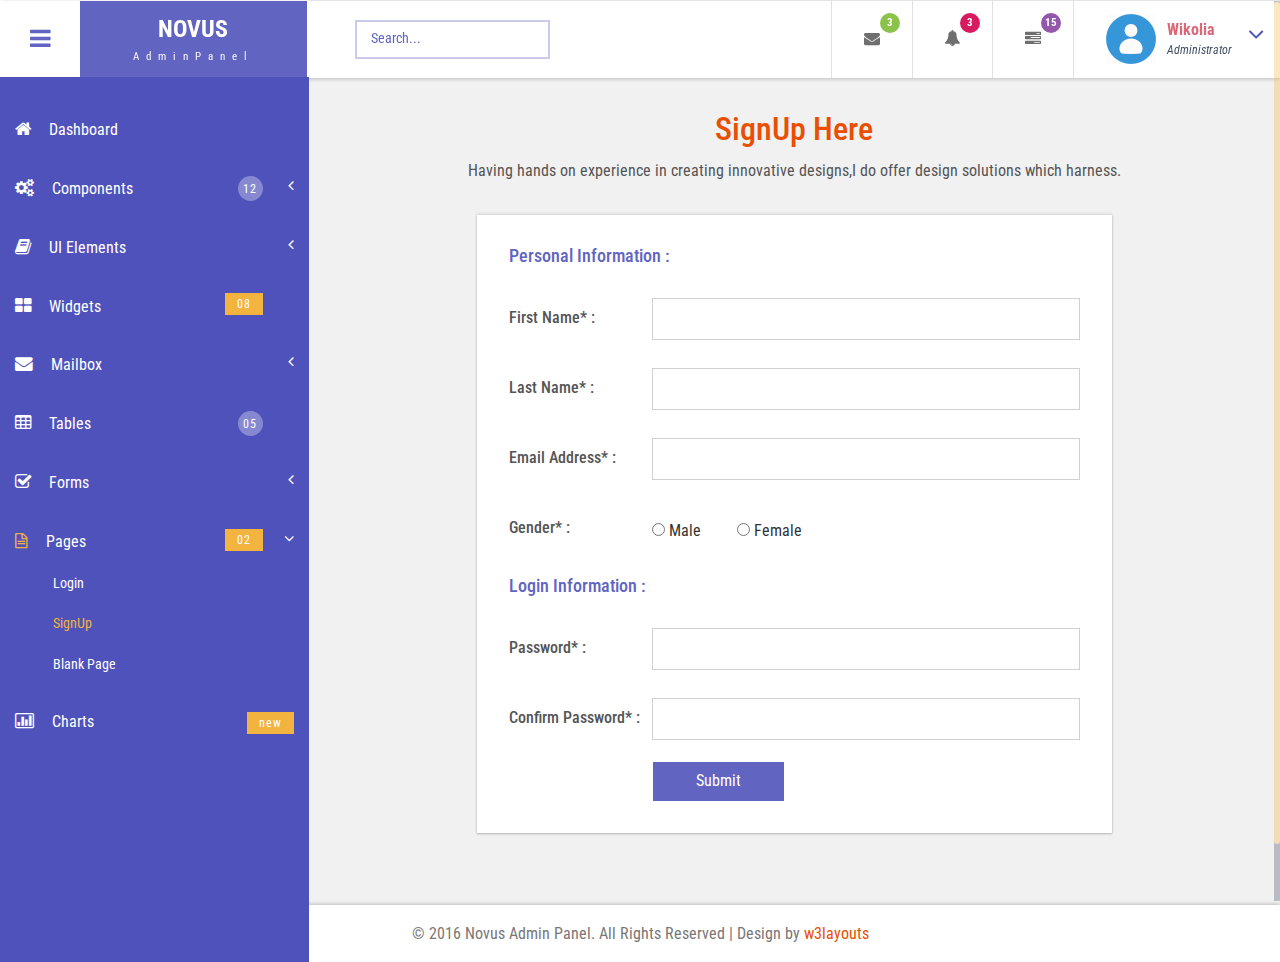
<file: Freelance.MvcWebUI/Content/Themes/Layout/signup.html>
<!--
Author: W3layouts
Author URL: http://w3layouts.com
License: Creative Commons Attribution 3.0 Unported
License URL: http://creativecommons.org/licenses/by/3.0/
-->
<!DOCTYPE HTML>
<html>
<head>
<title>Novus Admin Panel an Admin Panel Category Flat Bootstrap Responsive Website Template | SignUp Page :: w3layouts</title>
<meta name="viewport" content="width=device-width, initial-scale=1">
<meta http-equiv="Content-Type" content="text/html; charset=utf-8" />
<meta name="keywords" content="Novus Admin Panel Responsive web template, Bootstrap Web Templates, Flat Web Templates, Android Compatible web template, 
SmartPhone Compatible web template, free WebDesigns for Nokia, Samsung, LG, SonyEricsson, Motorola web design" />
<script type="application/x-javascript"> addEventListener("load", function() { setTimeout(hideURLbar, 0); }, false); function hideURLbar(){ window.scrollTo(0,1); } </script>
<!-- Bootstrap Core CSS -->
<link href="css/bootstrap.css" rel='stylesheet' type='text/css' />
<!-- Custom CSS -->
<link href="css/style.css" rel='stylesheet' type='text/css' />
<!-- font CSS -->
<!-- font-awesome icons -->
<link href="css/font-awesome.css" rel="stylesheet"> 
<!-- //font-awesome icons -->
 <!-- js-->
<script src="js/jquery-1.11.1.min.js"></script>
<script src="js/modernizr.custom.js"></script>
<!--webfonts-->
<link href='//fonts.googleapis.com/css?family=Roboto+Condensed:400,300,300italic,400italic,700,700italic' rel='stylesheet' type='text/css'>
<!--//webfonts--> 
<!--animate-->
<link href="css/animate.css" rel="stylesheet" type="text/css" media="all">
<script src="js/wow.min.js"></script>
	<script>
		 new WOW().init();
	</script>
<!--//end-animate-->
<!-- Metis Menu -->
<script src="js/metisMenu.min.js"></script>
<script src="js/custom.js"></script>
<link href="css/custom.css" rel="stylesheet">
<!--//Metis Menu -->
</head> 
<body class="cbp-spmenu-push">
	<div class="main-content">
		<!--left-fixed -navigation-->
		<div class=" sidebar" role="navigation">
            <div class="navbar-collapse">
				<nav class="cbp-spmenu cbp-spmenu-vertical cbp-spmenu-left" id="cbp-spmenu-s1">
					<ul class="nav" id="side-menu">
						<li>
							<a href="index.html"><i class="fa fa-home nav_icon"></i>Dashboard</a>
						</li>
						<li>
							<a href="#"><i class="fa fa-cogs nav_icon"></i>Components <span class="nav-badge">12</span> <span class="fa arrow"></span></a>
							<ul class="nav nav-second-level collapse">
								<li>
									<a href="grids.html">Grid System</a>
								</li>
								<li>
									<a href="media.html">Media Objects</a>
								</li>
							</ul>
							<!-- /nav-second-level -->
						</li>
						<li class="">
							<a href="#"><i class="fa fa-book nav_icon"></i>UI Elements <span class="fa arrow"></span></a>
							<ul class="nav nav-second-level collapse">
								<li>
									<a href="general.html">General<span class="nav-badge-btm">08</span></a>
								</li>
								<li>
									<a href="typography.html">Typography</a>
								</li>
							</ul>
							<!-- /nav-second-level -->
						</li>
						<li>
							<a href="widgets.html"><i class="fa fa-th-large nav_icon"></i>Widgets <span class="nav-badge-btm">08</span></a>
						</li>
						<li>
							<a href="#"><i class="fa fa-envelope nav_icon"></i>Mailbox<span class="fa arrow"></span></a>
							<ul class="nav nav-second-level collapse">
								<li>
									<a href="inbox.html">Inbox <span class="nav-badge-btm">05</span></a>
								</li>
								<li>
									<a href="compose.html">Compose email</a>
								</li>
							</ul>
							<!-- //nav-second-level -->
						</li>
						<li>
							<a href="tables.html"><i class="fa fa-table nav_icon"></i>Tables <span class="nav-badge">05</span></a>
						</li>
						<li>
							<a href="#"><i class="fa fa-check-square-o nav_icon"></i>Forms<span class="fa arrow"></span></a>
							<ul class="nav nav-second-level collapse">
								<li>
									<a href="forms.html">Basic Forms <span class="nav-badge-btm">07</span></a>
								</li>
								<li>
									<a href="validation.html">Validation</a>
								</li>
							</ul>
							<!-- //nav-second-level -->
						</li>
						<li>
							<a href="#"><i class="fa fa-file-text-o nav_icon"></i>Pages<span class="nav-badge-btm">02</span><span class="fa arrow"></span></a>
							<ul class="nav nav-second-level collapse">
								<li>
									<a href="login.html">Login</a>
								</li>
								<li>
									<a href="signup.html">SignUp</a>
								</li>
								<li>
									<a href="blank-page.html">Blank Page</a>
								</li>
							</ul>
							<!-- //nav-second-level -->
						</li>
						<li>
							<a href="charts.html" class="chart-nav"><i class="fa fa-bar-chart nav_icon"></i>Charts <span class="nav-badge-btm pull-right">new</span></a>
						</li>
					</ul>
					<div class="clearfix"> </div>
					<!-- //sidebar-collapse -->
				</nav>
			</div>
		</div>
		<!--left-fixed -navigation-->
		<!-- header-starts -->
		<div class="sticky-header header-section ">
			<div class="header-left">
				<!--toggle button start-->
				<button id="showLeftPush"><i class="fa fa-bars"></i></button>
				<!--toggle button end-->
				<!--logo -->
				<div class="logo">
					<a href="index.html">
						<h1>NOVUS</h1>
						<span>AdminPanel</span>
					</a>
				</div>
				<!--//logo-->
				<!--search-box-->
				<div class="search-box">
					<form class="input">
						<input class="sb-search-input input__field--madoka" placeholder="Search..." type="search" id="input-31" />
						<label class="input__label" for="input-31">
							<svg class="graphic" width="100%" height="100%" viewBox="0 0 404 77" preserveAspectRatio="none">
								<path d="m0,0l404,0l0,77l-404,0l0,-77z"/>
							</svg>
						</label>
					</form>
				</div><!--//end-search-box-->
				<div class="clearfix"> </div>
			</div>
			<div class="header-right">
				<div class="profile_details_left"><!--notifications of menu start -->
					<ul class="nofitications-dropdown">
						<li class="dropdown head-dpdn">
							<a href="#" class="dropdown-toggle" data-toggle="dropdown" aria-expanded="false"><i class="fa fa-envelope"></i><span class="badge">3</span></a>
							<ul class="dropdown-menu">
								<li>
									<div class="notification_header">
										<h3>You have 3 new messages</h3>
									</div>
								</li>
								<li><a href="#">
								   <div class="user_img"><img src="images/1.png" alt=""></div>
								   <div class="notification_desc">
									<p>Lorem ipsum dolor amet</p>
									<p><span>1 hour ago</span></p>
									</div>
								   <div class="clearfix"></div>	
								</a></li>
								<li class="odd"><a href="#">
									<div class="user_img"><img src="images/2.png" alt=""></div>
								   <div class="notification_desc">
									<p>Lorem ipsum dolor amet </p>
									<p><span>1 hour ago</span></p>
									</div>
								  <div class="clearfix"></div>	
								</a></li>
								<li><a href="#">
								   <div class="user_img"><img src="images/3.png" alt=""></div>
								   <div class="notification_desc">
									<p>Lorem ipsum dolor amet </p>
									<p><span>1 hour ago</span></p>
									</div>
								   <div class="clearfix"></div>	
								</a></li>
								<li>
									<div class="notification_bottom">
										<a href="#">See all messages</a>
									</div> 
								</li>
							</ul>
						</li>
						<li class="dropdown head-dpdn">
							<a href="#" class="dropdown-toggle" data-toggle="dropdown" aria-expanded="false"><i class="fa fa-bell"></i><span class="badge blue">3</span></a>
							<ul class="dropdown-menu">
								<li>
									<div class="notification_header">
										<h3>You have 3 new notification</h3>
									</div>
								</li>
								<li><a href="#">
									<div class="user_img"><img src="images/2.png" alt=""></div>
								   <div class="notification_desc">
									<p>Lorem ipsum dolor amet</p>
									<p><span>1 hour ago</span></p>
									</div>
								  <div class="clearfix"></div>	
								 </a></li>
								 <li class="odd"><a href="#">
									<div class="user_img"><img src="images/1.png" alt=""></div>
								   <div class="notification_desc">
									<p>Lorem ipsum dolor amet </p>
									<p><span>1 hour ago</span></p>
									</div>
								   <div class="clearfix"></div>	
								 </a></li>
								 <li><a href="#">
									<div class="user_img"><img src="images/3.png" alt=""></div>
								   <div class="notification_desc">
									<p>Lorem ipsum dolor amet </p>
									<p><span>1 hour ago</span></p>
									</div>
								   <div class="clearfix"></div>	
								 </a></li>
								 <li>
									<div class="notification_bottom">
										<a href="#">See all notifications</a>
									</div> 
								</li>
							</ul>
						</li>	
						<li class="dropdown head-dpdn">
							<a href="#" class="dropdown-toggle" data-toggle="dropdown" aria-expanded="false"><i class="fa fa-tasks"></i><span class="badge blue1">15</span></a>
							<ul class="dropdown-menu">
								<li>
									<div class="notification_header">
										<h3>You have 8 pending task</h3>
									</div>
								</li>
								<li><a href="#">
									<div class="task-info">
										<span class="task-desc">Database update</span><span class="percentage">40%</span>
										<div class="clearfix"></div>	
									</div>
									<div class="progress progress-striped active">
										<div class="bar yellow" style="width:40%;"></div>
									</div>
								</a></li>
								<li><a href="#">
									<div class="task-info">
										<span class="task-desc">Dashboard done</span><span class="percentage">90%</span>
									   <div class="clearfix"></div>	
									</div>
									<div class="progress progress-striped active">
										 <div class="bar green" style="width:90%;"></div>
									</div>
								</a></li>
								<li><a href="#">
									<div class="task-info">
										<span class="task-desc">Mobile App</span><span class="percentage">33%</span>
										<div class="clearfix"></div>	
									</div>
								   <div class="progress progress-striped active">
										 <div class="bar red" style="width: 33%;"></div>
									</div>
								</a></li>
								<li><a href="#">
									<div class="task-info">
										<span class="task-desc">Issues fixed</span><span class="percentage">80%</span>
									   <div class="clearfix"></div>	
									</div>
									<div class="progress progress-striped active">
										 <div class="bar  blue" style="width: 80%;"></div>
									</div>
								</a></li>
								<li>
									<div class="notification_bottom">
										<a href="#">See all pending tasks</a>
									</div> 
								</li>
							</ul>
						</li>	
					</ul>
					<div class="clearfix"> </div>
				</div>
				<!--notification menu end -->
				<div class="profile_details">		
					<ul>
						<li class="dropdown profile_details_drop">
							<a href="#" class="dropdown-toggle" data-toggle="dropdown" aria-expanded="false">
								<div class="profile_img">	
									<span class="prfil-img"><img src="images/a.png" alt=""> </span> 
									<div class="user-name">
										<p>Wikolia</p>
										<span>Administrator</span>
									</div>
									<i class="fa fa-angle-down lnr"></i>
									<i class="fa fa-angle-up lnr"></i>
									<div class="clearfix"></div>	
								</div>	
							</a>
							<ul class="dropdown-menu drp-mnu">
								<li> <a href="#"><i class="fa fa-cog"></i> Settings</a> </li> 
								<li> <a href="#"><i class="fa fa-user"></i> Profile</a> </li> 
								<li> <a href="#"><i class="fa fa-sign-out"></i> Logout</a> </li>
							</ul>
						</li>
					</ul>
				</div>
				<div class="clearfix"> </div>	
			</div>
			<div class="clearfix"> </div>	
		</div>
		<!-- //header-ends -->
		<!-- main content start-->
		<div id="page-wrapper">
			<div class="main-page signup-page">
				<h3 class="title1">SignUp Here</h3>
				<p class="creating">Having hands on experience in creating innovative designs,I do offer design 
							solutions which harness.</p>
				<div class="sign-up-row widget-shadow">
					<h5>Personal Information :</h5>
					<div class="sign-u">
						<div class="sign-up1">
							<h4>First Name* :</h4>
						</div>
						<div class="sign-up2">
							<form>
								<input type="text"  required>
							</form>
						</div>
						<div class="clearfix"> </div>
					</div>
					<div class="sign-u">
						<div class="sign-up1">
							<h4>Last Name* :</h4>
						</div>
						<div class="sign-up2">
							<form>
								<input type="text" required>
							</form>
						</div>
						<div class="clearfix"> </div>
					</div>
					<div class="sign-u">
						<div class="sign-up1">
							<h4>Email Address* :</h4>
						</div>
						<div class="sign-up2">
							<form>
								<input type="text" required>
							</form>
						</div>
						<div class="clearfix"> </div>
					</div>
					<div class="sign-u">
						<div class="sign-up1">
							<h4>Gender* :</h4>
						</div>
						<div class="sign-up2">
							<label>
								<input type="radio" name="Gender" required>
								Male
							</label>
							<label>
								<input type="radio" name="Gender" required>
								Female
							</label>
						</div>
						<div class="clearfix"> </div>
					</div>
					<h6>Login Information :</h6>
					<div class="sign-u">
						<div class="sign-up1">
							<h4>Password* :</h4>
						</div>
						<div class="sign-up2">
							<form>
								<input type="password" required>
							</form>
						</div>
						<div class="clearfix"> </div>
					</div>
					<div class="sign-u">
						<div class="sign-up1">
							<h4>Confirm Password* :</h4>
						</div>
						<div class="sign-up2">
							<form>
								<input type="password" required>
							</form>
						</div>
						<div class="clearfix"> </div>
					</div>
					<div class="sub_home">
						<form>
							<input type="submit" value="Submit">
						</form>
						<div class="clearfix"> </div>
					</div>
				</div>
			</div>
		</div>
		<!--footer-->
		<div class="footer">
		   <p>&copy; 2016 Novus Admin Panel. All Rights Reserved | Design by <a href="https://w3layouts.com/" target="_blank">w3layouts</a></p>
		</div>
        <!--//footer-->
	</div>
	<!-- Classie -->
		<script src="js/classie.js"></script>
		<script>
			var menuLeft = document.getElementById( 'cbp-spmenu-s1' ),
				showLeftPush = document.getElementById( 'showLeftPush' ),
				body = document.body;
				
			showLeftPush.onclick = function() {
				classie.toggle( this, 'active' );
				classie.toggle( body, 'cbp-spmenu-push-toright' );
				classie.toggle( menuLeft, 'cbp-spmenu-open' );
				disableOther( 'showLeftPush' );
			};
			
			function disableOther( button ) {
				if( button !== 'showLeftPush' ) {
					classie.toggle( showLeftPush, 'disabled' );
				}
			}
		</script>
	<!--scrolling js-->
	<script src="js/jquery.nicescroll.js"></script>
	<script src="js/scripts.js"></script>
	<!--//scrolling js-->
	<!-- Bootstrap Core JavaScript -->
	<script src="js/bootstrap.js"> </script>
</body>
</html>
</file>
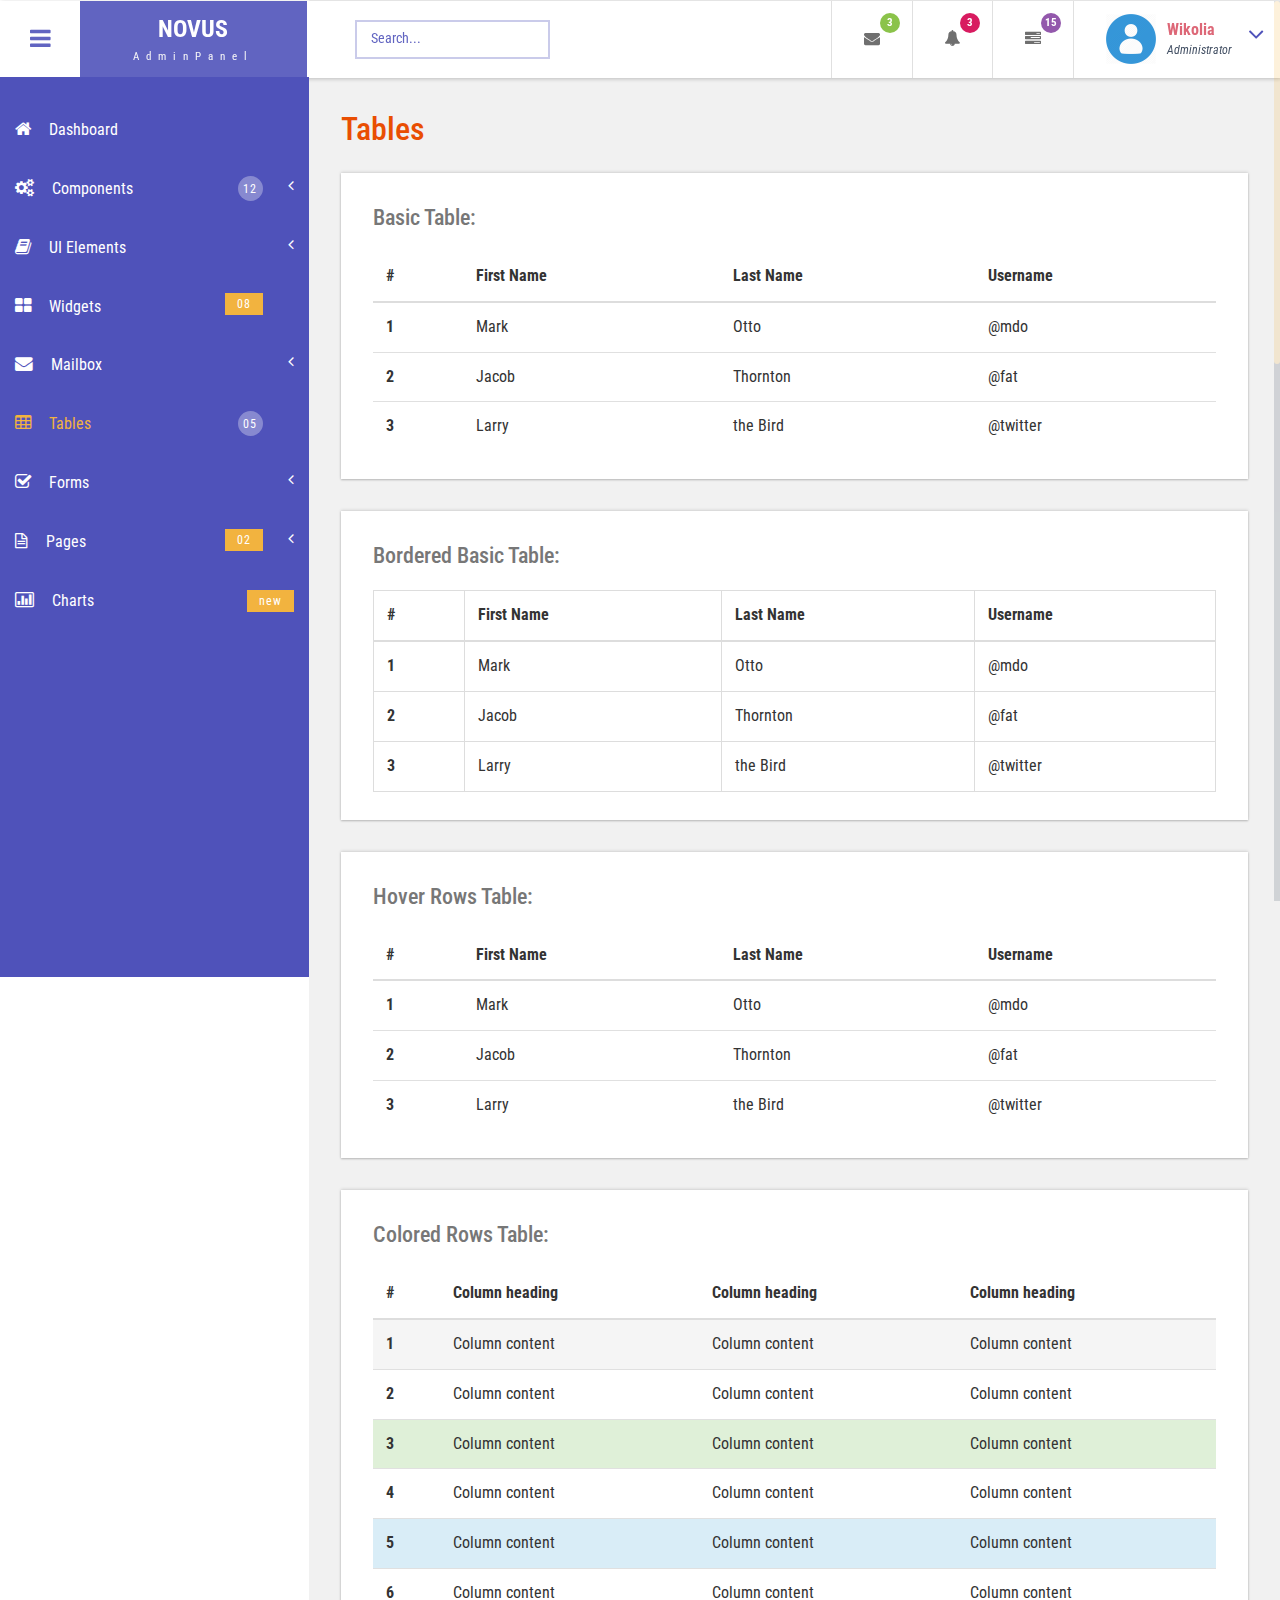
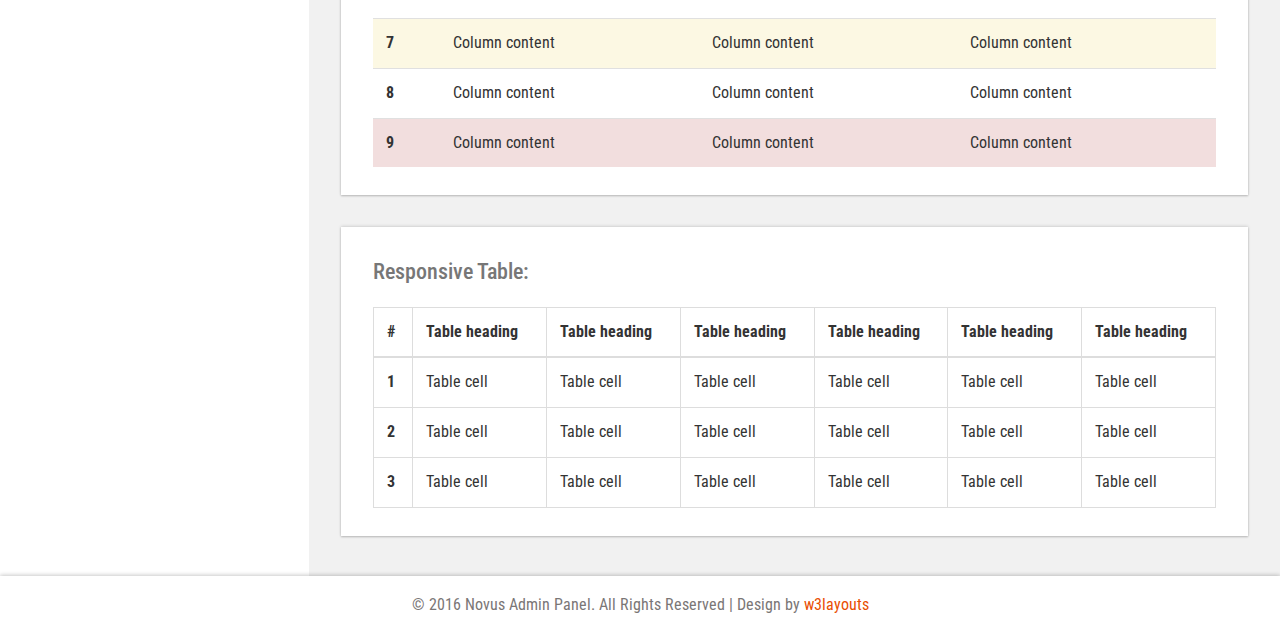
<file: Freelance.MvcWebUI/Content/Themes/Layout/tables.html>
<!--
Author: W3layouts
Author URL: http://w3layouts.com
License: Creative Commons Attribution 3.0 Unported
License URL: http://creativecommons.org/licenses/by/3.0/
-->
<!DOCTYPE HTML>
<html>
<head>
<title>Novus Admin Panel an Admin Panel Category Flat Bootstrap Responsive Website Template | Tables :: w3layouts</title>
<meta name="viewport" content="width=device-width, initial-scale=1">
<meta http-equiv="Content-Type" content="text/html; charset=utf-8" />
<meta name="keywords" content="Novus Admin Panel Responsive web template, Bootstrap Web Templates, Flat Web Templates, Android Compatible web template, 
SmartPhone Compatible web template, free WebDesigns for Nokia, Samsung, LG, SonyEricsson, Motorola web design" />
<script type="application/x-javascript"> addEventListener("load", function() { setTimeout(hideURLbar, 0); }, false); function hideURLbar(){ window.scrollTo(0,1); } </script>
<!-- Bootstrap Core CSS -->
<link href="css/bootstrap.css" rel='stylesheet' type='text/css' />
<!-- Custom CSS -->
<link href="css/style.css" rel='stylesheet' type='text/css' />
<!-- font CSS -->
<!-- font-awesome icons -->
<link href="css/font-awesome.css" rel="stylesheet"> 
<!-- //font-awesome icons -->
 <!-- js-->
<script src="js/jquery-1.11.1.min.js"></script>
<script src="js/modernizr.custom.js"></script>
<!--webfonts-->
<link href='//fonts.googleapis.com/css?family=Roboto+Condensed:400,300,300italic,400italic,700,700italic' rel='stylesheet' type='text/css'>
<!--//webfonts--> 
<!--animate-->
<link href="css/animate.css" rel="stylesheet" type="text/css" media="all">
<script src="js/wow.min.js"></script>
	<script>
		 new WOW().init();
	</script>
<!--//end-animate-->
<!-- Metis Menu -->
<script src="js/metisMenu.min.js"></script>
<script src="js/custom.js"></script>
<link href="css/custom.css" rel="stylesheet">
<!--//Metis Menu -->
</head> 
<body class="cbp-spmenu-push">
	<div class="main-content">
		<!--left-fixed -navigation-->
		<div class=" sidebar" role="navigation">
            <div class="navbar-collapse">
				<nav class="cbp-spmenu cbp-spmenu-vertical cbp-spmenu-left" id="cbp-spmenu-s1">
					<ul class="nav" id="side-menu">
						<li>
							<a href="index.html"><i class="fa fa-home nav_icon"></i>Dashboard</a>
						</li>
						<li>
							<a href="#"><i class="fa fa-cogs nav_icon"></i>Components <span class="nav-badge">12</span> <span class="fa arrow"></span></a>
							<ul class="nav nav-second-level collapse">
								<li>
									<a href="grids.html">Grid System</a>
								</li>
								<li>
									<a href="media.html">Media Objects</a>
								</li>
							</ul>
							<!-- /nav-second-level -->
						</li>
						<li class="">
							<a href="#"><i class="fa fa-book nav_icon"></i>UI Elements <span class="fa arrow"></span></a>
							<ul class="nav nav-second-level collapse">
								<li>
									<a href="general.html">General<span class="nav-badge-btm">08</span></a>
								</li>
								<li>
									<a href="typography.html">Typography</a>
								</li>
							</ul>
							<!-- /nav-second-level -->
						</li>
						<li>
							<a href="widgets.html"><i class="fa fa-th-large nav_icon"></i>Widgets <span class="nav-badge-btm">08</span></a>
						</li>
						<li>
							<a href="#"><i class="fa fa-envelope nav_icon"></i>Mailbox<span class="fa arrow"></span></a>
							<ul class="nav nav-second-level collapse">
								<li>
									<a href="inbox.html">Inbox <span class="nav-badge-btm">05</span></a>
								</li>
								<li>
									<a href="compose.html">Compose email</a>
								</li>
							</ul>
							<!-- //nav-second-level -->
						</li>
						<li>
							<a href="tables.html"><i class="fa fa-table nav_icon"></i>Tables <span class="nav-badge">05</span></a>
						</li>
						<li>
							<a href="#"><i class="fa fa-check-square-o nav_icon"></i>Forms<span class="fa arrow"></span></a>
							<ul class="nav nav-second-level collapse">
								<li>
									<a href="forms.html">Basic Forms <span class="nav-badge-btm">07</span></a>
								</li>
								<li>
									<a href="validation.html">Validation</a>
								</li>
							</ul>
							<!-- //nav-second-level -->
						</li>
						<li>
							<a href="#"><i class="fa fa-file-text-o nav_icon"></i>Pages<span class="nav-badge-btm">02</span><span class="fa arrow"></span></a>
							<ul class="nav nav-second-level collapse">
								<li>
									<a href="login.html">Login</a>
								</li>
								<li>
									<a href="signup.html">SignUp</a>
								</li>
								<li>
									<a href="blank-page.html">Blank Page</a>
								</li>
							</ul>
							<!-- //nav-second-level -->
						</li>
						<li>
							<a href="charts.html" class="chart-nav"><i class="fa fa-bar-chart nav_icon"></i>Charts <span class="nav-badge-btm pull-right">new</span></a>
						</li>
					</ul>
					<div class="clearfix"> </div>
					<!-- //sidebar-collapse -->
				</nav>
			</div>
		</div>
		<!--left-fixed -navigation-->
		<!-- header-starts -->
		<div class="sticky-header header-section ">
			<div class="header-left">
				<!--toggle button start-->
				<button id="showLeftPush"><i class="fa fa-bars"></i></button>
				<!--toggle button end-->
				<!--logo -->
				<div class="logo">
					<a href="index.html">
						<h1>NOVUS</h1>
						<span>AdminPanel</span>
					</a>
				</div>
				<!--//logo-->
				<!--search-box-->
				<div class="search-box">
					<form class="input">
						<input class="sb-search-input input__field--madoka" placeholder="Search..." type="search" id="input-31" />
						<label class="input__label" for="input-31">
							<svg class="graphic" width="100%" height="100%" viewBox="0 0 404 77" preserveAspectRatio="none">
								<path d="m0,0l404,0l0,77l-404,0l0,-77z"/>
							</svg>
						</label>
					</form>
				</div><!--//end-search-box-->
				<div class="clearfix"> </div>
			</div>
			<div class="header-right">
				<div class="profile_details_left"><!--notifications of menu start -->
					<ul class="nofitications-dropdown">
						<li class="dropdown head-dpdn">
							<a href="#" class="dropdown-toggle" data-toggle="dropdown" aria-expanded="false"><i class="fa fa-envelope"></i><span class="badge">3</span></a>
							<ul class="dropdown-menu">
								<li>
									<div class="notification_header">
										<h3>You have 3 new messages</h3>
									</div>
								</li>
								<li><a href="#">
								   <div class="user_img"><img src="images/1.png" alt=""></div>
								   <div class="notification_desc">
									<p>Lorem ipsum dolor amet</p>
									<p><span>1 hour ago</span></p>
									</div>
								   <div class="clearfix"></div>	
								</a></li>
								<li class="odd"><a href="#">
									<div class="user_img"><img src="images/2.png" alt=""></div>
								   <div class="notification_desc">
									<p>Lorem ipsum dolor amet </p>
									<p><span>1 hour ago</span></p>
									</div>
								  <div class="clearfix"></div>	
								</a></li>
								<li><a href="#">
								   <div class="user_img"><img src="images/3.png" alt=""></div>
								   <div class="notification_desc">
									<p>Lorem ipsum dolor amet </p>
									<p><span>1 hour ago</span></p>
									</div>
								   <div class="clearfix"></div>	
								</a></li>
								<li>
									<div class="notification_bottom">
										<a href="#">See all messages</a>
									</div> 
								</li>
							</ul>
						</li>
						<li class="dropdown head-dpdn">
							<a href="#" class="dropdown-toggle" data-toggle="dropdown" aria-expanded="false"><i class="fa fa-bell"></i><span class="badge blue">3</span></a>
							<ul class="dropdown-menu">
								<li>
									<div class="notification_header">
										<h3>You have 3 new notification</h3>
									</div>
								</li>
								<li><a href="#">
									<div class="user_img"><img src="images/2.png" alt=""></div>
								   <div class="notification_desc">
									<p>Lorem ipsum dolor amet</p>
									<p><span>1 hour ago</span></p>
									</div>
								  <div class="clearfix"></div>	
								 </a></li>
								 <li class="odd"><a href="#">
									<div class="user_img"><img src="images/1.png" alt=""></div>
								   <div class="notification_desc">
									<p>Lorem ipsum dolor amet </p>
									<p><span>1 hour ago</span></p>
									</div>
								   <div class="clearfix"></div>	
								 </a></li>
								 <li><a href="#">
									<div class="user_img"><img src="images/3.png" alt=""></div>
								   <div class="notification_desc">
									<p>Lorem ipsum dolor amet </p>
									<p><span>1 hour ago</span></p>
									</div>
								   <div class="clearfix"></div>	
								 </a></li>
								 <li>
									<div class="notification_bottom">
										<a href="#">See all notifications</a>
									</div> 
								</li>
							</ul>
						</li>	
						<li class="dropdown head-dpdn">
							<a href="#" class="dropdown-toggle" data-toggle="dropdown" aria-expanded="false"><i class="fa fa-tasks"></i><span class="badge blue1">15</span></a>
							<ul class="dropdown-menu">
								<li>
									<div class="notification_header">
										<h3>You have 8 pending task</h3>
									</div>
								</li>
								<li><a href="#">
									<div class="task-info">
										<span class="task-desc">Database update</span><span class="percentage">40%</span>
										<div class="clearfix"></div>	
									</div>
									<div class="progress progress-striped active">
										<div class="bar yellow" style="width:40%;"></div>
									</div>
								</a></li>
								<li><a href="#">
									<div class="task-info">
										<span class="task-desc">Dashboard done</span><span class="percentage">90%</span>
									   <div class="clearfix"></div>	
									</div>
									<div class="progress progress-striped active">
										 <div class="bar green" style="width:90%;"></div>
									</div>
								</a></li>
								<li><a href="#">
									<div class="task-info">
										<span class="task-desc">Mobile App</span><span class="percentage">33%</span>
										<div class="clearfix"></div>	
									</div>
								   <div class="progress progress-striped active">
										 <div class="bar red" style="width: 33%;"></div>
									</div>
								</a></li>
								<li><a href="#">
									<div class="task-info">
										<span class="task-desc">Issues fixed</span><span class="percentage">80%</span>
									   <div class="clearfix"></div>	
									</div>
									<div class="progress progress-striped active">
										 <div class="bar  blue" style="width: 80%;"></div>
									</div>
								</a></li>
								<li>
									<div class="notification_bottom">
										<a href="#">See all pending tasks</a>
									</div> 
								</li>
							</ul>
						</li>	
					</ul>
					<div class="clearfix"> </div>
				</div>
				<!--notification menu end -->
				<div class="profile_details">		
					<ul>
						<li class="dropdown profile_details_drop">
							<a href="#" class="dropdown-toggle" data-toggle="dropdown" aria-expanded="false">
								<div class="profile_img">	
									<span class="prfil-img"><img src="images/a.png" alt=""> </span> 
									<div class="user-name">
										<p>Wikolia</p>
										<span>Administrator</span>
									</div>
									<i class="fa fa-angle-down lnr"></i>
									<i class="fa fa-angle-up lnr"></i>
									<div class="clearfix"></div>	
								</div>	
							</a>
							<ul class="dropdown-menu drp-mnu">
								<li> <a href="#"><i class="fa fa-cog"></i> Settings</a> </li> 
								<li> <a href="#"><i class="fa fa-user"></i> Profile</a> </li> 
								<li> <a href="#"><i class="fa fa-sign-out"></i> Logout</a> </li>
							</ul>
						</li>
					</ul>
				</div>
				<div class="clearfix"> </div>	
			</div>
			<div class="clearfix"> </div>	
		</div>
		<!-- //header-ends -->
		<!-- main content start-->
		<div id="page-wrapper">
			<div class="main-page">
				<div class="tables">
					<h3 class="title1">Tables</h3>
					<div class="panel-body widget-shadow">
						<h4>Basic Table:</h4>
						<table class="table">
							<thead>
								<tr>
								  <th>#</th>
								  <th>First Name</th>
								  <th>Last Name</th>
								  <th>Username</th>
								</tr>
							</thead>
							<tbody>
								<tr>
								  <th scope="row">1</th>
								  <td>Mark</td>
								  <td>Otto</td>
								  <td>@mdo</td>
								</tr>
								<tr>
								  <th scope="row">2</th>
								  <td>Jacob</td>
								  <td>Thornton</td>
								  <td>@fat</td>
								</tr>
								<tr>
								  <th scope="row">3</th>
								  <td>Larry</td>
								  <td>the Bird</td>
								  <td>@twitter</td>
								</tr>
							</tbody>
						</table>
					</div>
					<div class="bs-example widget-shadow" data-example-id="bordered-table"> 
						<h4>Bordered Basic Table:</h4>
						<table class="table table-bordered"> <thead> <tr> <th>#</th> <th>First Name</th> <th>Last Name</th> <th>Username</th> </tr> </thead> <tbody> <tr> <th scope="row">1</th> <td>Mark</td> <td>Otto</td> <td>@mdo</td> </tr> <tr> <th scope="row">2</th> <td>Jacob</td> <td>Thornton</td> <td>@fat</td> </tr> <tr> <th scope="row">3</th> <td>Larry</td> <td>the Bird</td> <td>@twitter</td> </tr> </tbody> </table>
					</div>
					<div class="bs-example widget-shadow" data-example-id="hoverable-table"> 
						<h4>Hover Rows Table:</h4>
						<table class="table table-hover"> <thead> <tr> <th>#</th> <th>First Name</th> <th>Last Name</th> <th>Username</th> </tr> </thead> <tbody> <tr> <th scope="row">1</th> <td>Mark</td> <td>Otto</td> <td>@mdo</td> </tr> <tr> <th scope="row">2</th> <td>Jacob</td> <td>Thornton</td> <td>@fat</td> </tr> <tr> <th scope="row">3</th> <td>Larry</td> <td>the Bird</td> <td>@twitter</td> </tr> </tbody> </table>
					</div>
					<div class="bs-example widget-shadow" data-example-id="contextual-table"> 
						<h4>Colored Rows Table:</h4>
						<table class="table"> <thead> <tr> <th>#</th> <th>Column heading</th> <th>Column heading</th> <th>Column heading</th> </tr> </thead> <tbody> <tr class="active"> <th scope="row">1</th> <td>Column content</td> <td>Column content</td> <td>Column content</td> </tr> <tr> <th scope="row">2</th> <td>Column content</td> <td>Column content</td> <td>Column content</td> </tr> <tr class="success"> <th scope="row">3</th> <td>Column content</td> <td>Column content</td> <td>Column content</td> </tr> <tr> <th scope="row">4</th> <td>Column content</td> <td>Column content</td> <td>Column content</td> </tr> <tr class="info"> <th scope="row">5</th> <td>Column content</td> <td>Column content</td> <td>Column content</td> </tr> <tr> <th scope="row">6</th> <td>Column content</td> <td>Column content</td> <td>Column content</td> </tr> <tr class="warning"> <th scope="row">7</th> <td>Column content</td> <td>Column content</td> <td>Column content</td> </tr> <tr> <th scope="row">8</th> <td>Column content</td> <td>Column content</td> <td>Column content</td> </tr> <tr class="danger"> <th scope="row">9</th> <td>Column content</td> <td>Column content</td> <td>Column content</td> </tr> </tbody> </table> 
					</div>
					<div class="table-responsive bs-example widget-shadow">
						<h4>Responsive Table:</h4>
						<table class="table table-bordered"> <thead> <tr> <th>#</th> <th>Table heading</th> <th>Table heading</th> <th>Table heading</th> <th>Table heading</th> <th>Table heading</th> <th>Table heading</th> </tr> </thead> <tbody> <tr> <th scope="row">1</th> <td>Table cell</td> <td>Table cell</td> <td>Table cell</td> <td>Table cell</td> <td>Table cell</td> <td>Table cell</td> </tr> <tr> <th scope="row">2</th> <td>Table cell</td> <td>Table cell</td> <td>Table cell</td> <td>Table cell</td> <td>Table cell</td> <td>Table cell</td> </tr> <tr> <th scope="row">3</th> <td>Table cell</td> <td>Table cell</td> <td>Table cell</td> <td>Table cell</td> <td>Table cell</td> <td>Table cell</td> </tr> </tbody> </table> 
					</div>
				</div>
			</div>
		</div>
		<!--footer-->
		<div class="footer">
		   <p>&copy; 2016 Novus Admin Panel. All Rights Reserved | Design by <a href="https://w3layouts.com/" target="_blank">w3layouts</a></p>
		</div>
        <!--//footer-->
	</div>
	<!-- Classie -->
		<script src="js/classie.js"></script>
		<script>
			var menuLeft = document.getElementById( 'cbp-spmenu-s1' ),
				showLeftPush = document.getElementById( 'showLeftPush' ),
				body = document.body;
				
			showLeftPush.onclick = function() {
				classie.toggle( this, 'active' );
				classie.toggle( body, 'cbp-spmenu-push-toright' );
				classie.toggle( menuLeft, 'cbp-spmenu-open' );
				disableOther( 'showLeftPush' );
			};
			
			function disableOther( button ) {
				if( button !== 'showLeftPush' ) {
					classie.toggle( showLeftPush, 'disabled' );
				}
			}
		</script>
	<!--scrolling js-->
	<script src="js/jquery.nicescroll.js"></script>
	<script src="js/scripts.js"></script>
	<!--//scrolling js-->
	<!-- Bootstrap Core JavaScript -->
	<script src="js/bootstrap.js"> </script>
</body>
</html>
</file>
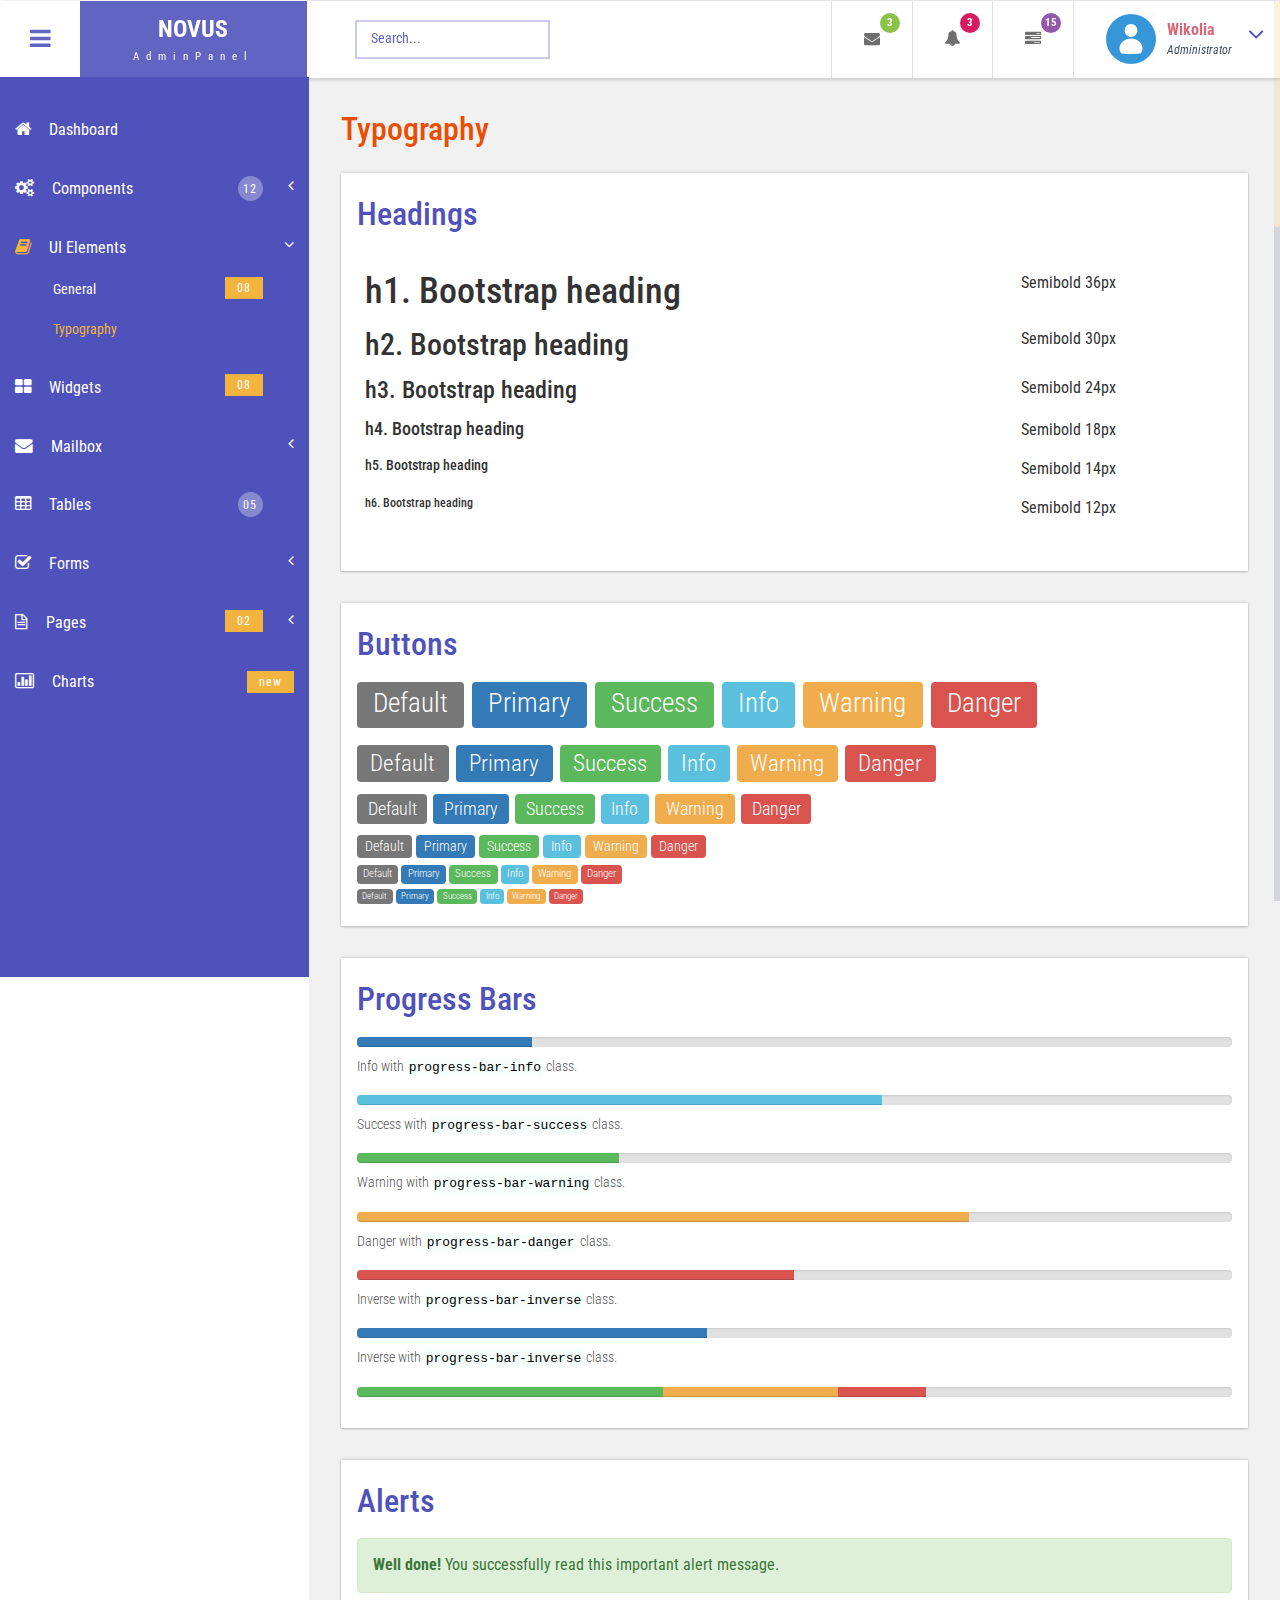
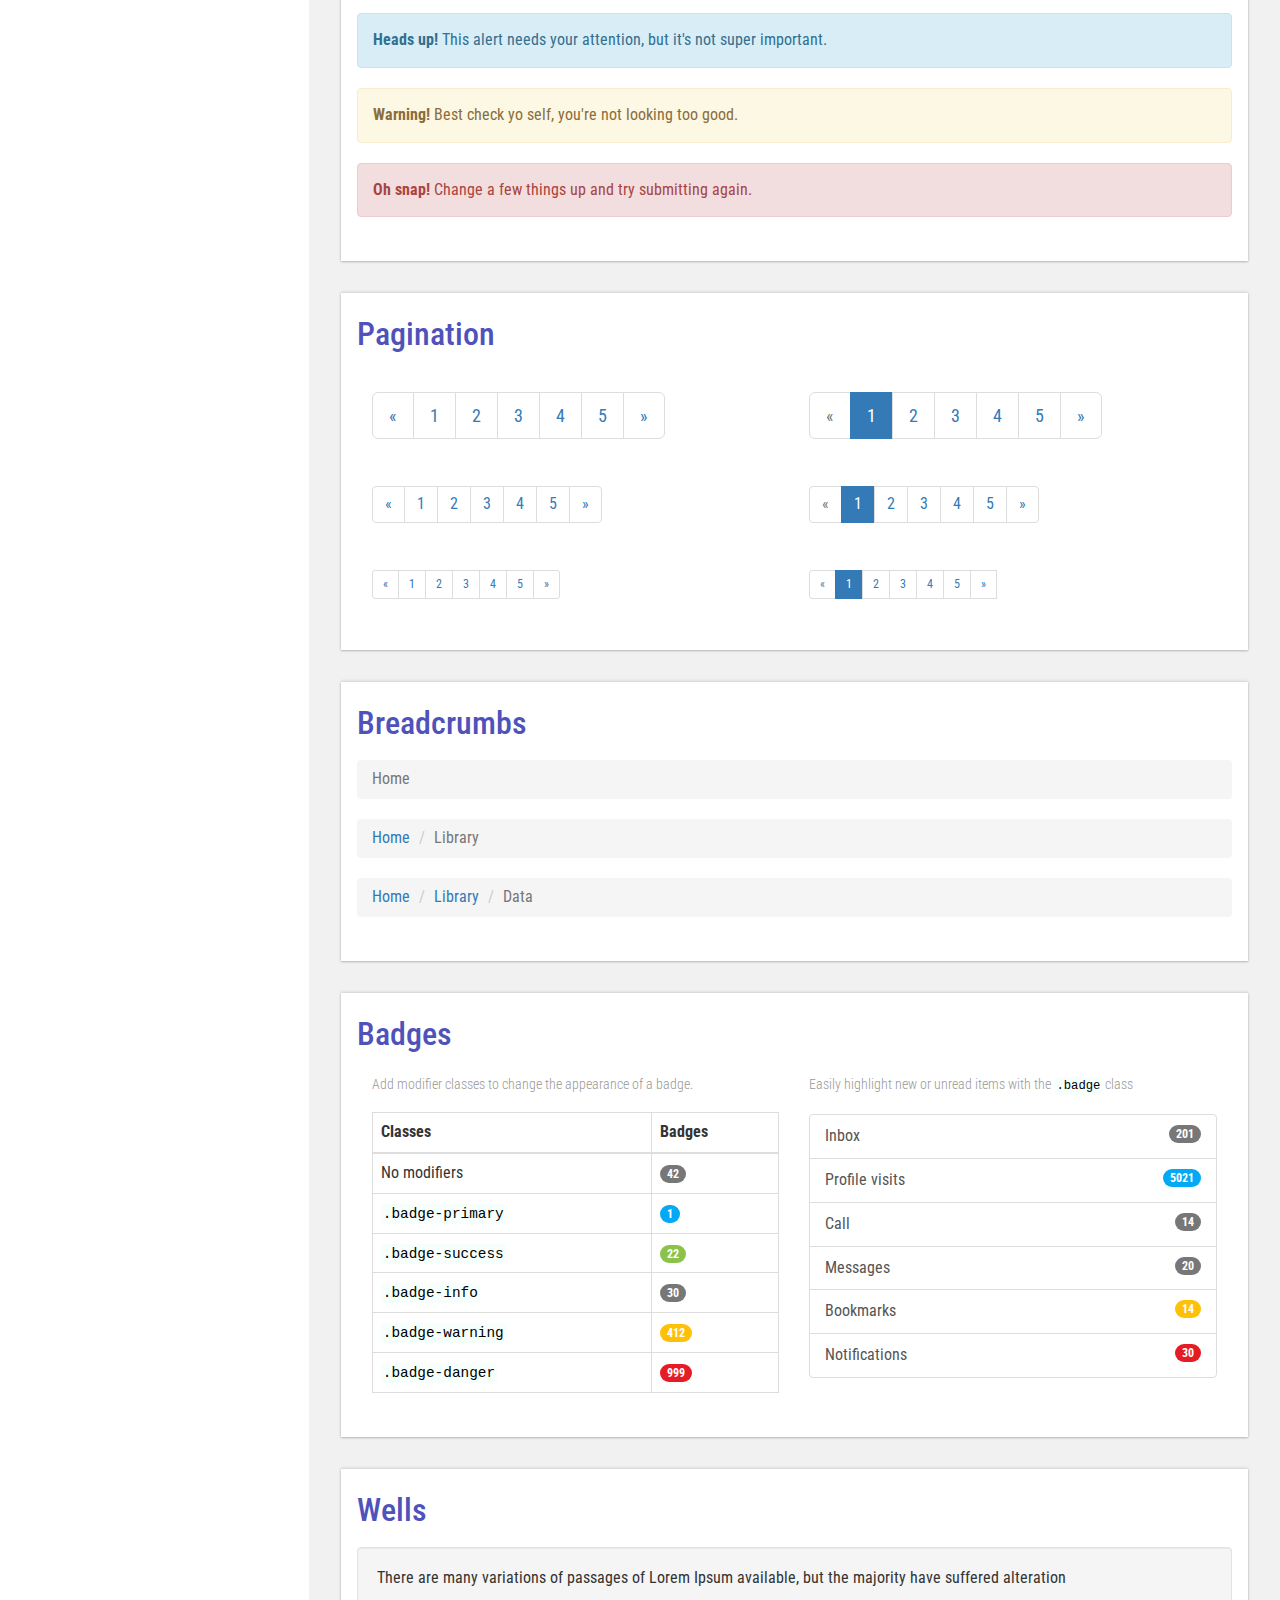
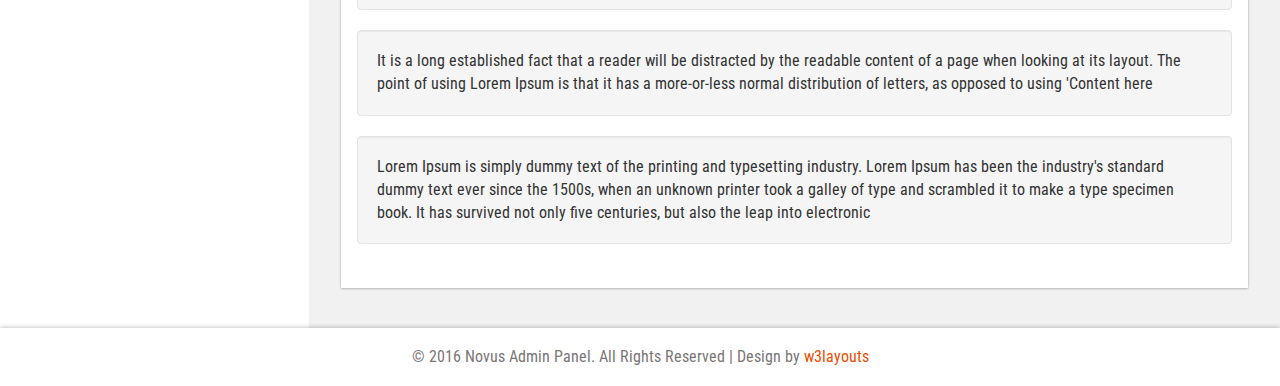
<file: Freelance.MvcWebUI/Content/Themes/Layout/typography.html>
<!--
Author: W3layouts
Author URL: http://w3layouts.com
License: Creative Commons Attribution 3.0 Unported
License URL: http://creativecommons.org/licenses/by/3.0/
-->
<!DOCTYPE HTML>
<html>
<head>
<title>Novus Admin Panel an Admin Panel Category Flat Bootstrap Responsive Website Template | Typography :: w3layouts</title>
<meta name="viewport" content="width=device-width, initial-scale=1">
<meta http-equiv="Content-Type" content="text/html; charset=utf-8" />
<meta name="keywords" content="Novus Admin Panel Responsive web template, Bootstrap Web Templates, Flat Web Templates, Android Compatible web template, 
SmartPhone Compatible web template, free WebDesigns for Nokia, Samsung, LG, SonyEricsson, Motorola web design" />
<script type="application/x-javascript"> addEventListener("load", function() { setTimeout(hideURLbar, 0); }, false); function hideURLbar(){ window.scrollTo(0,1); } </script>
<!-- Bootstrap Core CSS -->
<link href="css/bootstrap.css" rel='stylesheet' type='text/css' />
<!-- Custom CSS -->
<link href="css/style.css" rel='stylesheet' type='text/css' />
<!-- font CSS -->
<!-- font-awesome icons -->
<link href="css/font-awesome.css" rel="stylesheet"> 
<!-- //font-awesome icons -->
 <!-- js-->
<script src="js/jquery-1.11.1.min.js"></script>
<script src="js/modernizr.custom.js"></script>
<!--webfonts-->
<link href='//fonts.googleapis.com/css?family=Roboto+Condensed:400,300,300italic,400italic,700,700italic' rel='stylesheet' type='text/css'>
<!--//webfonts--> 
<!--animate-->
<link href="css/animate.css" rel="stylesheet" type="text/css" media="all">
<script src="js/wow.min.js"></script>
	<script>
		 new WOW().init();
	</script>
<!--//end-animate-->
<!-- Metis Menu -->
<script src="js/metisMenu.min.js"></script>
<script src="js/custom.js"></script>
<link href="css/custom.css" rel="stylesheet">
<!--//Metis Menu -->
</head> 
<body class="cbp-spmenu-push">
	<div class="main-content">
		<!--left-fixed -navigation-->
		<div class=" sidebar" role="navigation">
            <div class="navbar-collapse">
				<nav class="cbp-spmenu cbp-spmenu-vertical cbp-spmenu-left" id="cbp-spmenu-s1">
					<ul class="nav" id="side-menu">
						<li>
							<a href="index.html"><i class="fa fa-home nav_icon"></i>Dashboard</a>
						</li>
						<li>
							<a href="#"><i class="fa fa-cogs nav_icon"></i>Components <span class="nav-badge">12</span> <span class="fa arrow"></span></a>
							<ul class="nav nav-second-level collapse">
								<li>
									<a href="grids.html">Grid System</a>
								</li>
								<li>
									<a href="media.html">Media Objects</a>
								</li>
							</ul>
							<!-- /nav-second-level -->
						</li>
						<li>
							<a href="#"><i class="fa fa-book nav_icon"></i>UI Elements <span class="fa arrow"></span></a>
							<ul class="nav nav-second-level collapse">
								<li>
									<a href="general.html">General<span class="nav-badge-btm">08</span></a>
								</li>
								<li>
									<a href="typography.html">Typography</a>
								</li>
							</ul>
							<!-- /nav-second-level -->
						</li>
						<li>
							<a href="widgets.html"><i class="fa fa-th-large nav_icon"></i>Widgets <span class="nav-badge-btm">08</span></a>
						</li>
						<li>
							<a href="#"><i class="fa fa-envelope nav_icon"></i>Mailbox<span class="fa arrow"></span></a>
							<ul class="nav nav-second-level collapse">
								<li>
									<a href="inbox.html">Inbox <span class="nav-badge-btm">05</span></a>
								</li>
								<li>
									<a href="compose.html">Compose email</a>
								</li>
							</ul>
							<!-- //nav-second-level -->
						</li>
						<li>
							<a href="tables.html"><i class="fa fa-table nav_icon"></i>Tables <span class="nav-badge">05</span></a>
						</li>
						<li>
							<a href="#"><i class="fa fa-check-square-o nav_icon"></i>Forms<span class="fa arrow"></span></a>
							<ul class="nav nav-second-level collapse">
								<li>
									<a href="forms.html">Basic Forms <span class="nav-badge-btm">07</span></a>
								</li>
								<li>
									<a href="validation.html">Validation</a>
								</li>
							</ul>
							<!-- //nav-second-level -->
						</li>
						<li>
							<a href="#"><i class="fa fa-file-text-o nav_icon"></i>Pages<span class="nav-badge-btm">02</span><span class="fa arrow"></span></a>
							<ul class="nav nav-second-level collapse">
								<li>
									<a href="login.html">Login</a>
								</li>
								<li>
									<a href="signup.html">SignUp</a>
								</li>
								<li>
									<a href="blank-page.html">Blank Page</a>
								</li>
							</ul>
							<!-- //nav-second-level -->
						</li>
						<li>
							<a href="charts.html" class="chart-nav"><i class="fa fa-bar-chart nav_icon"></i>Charts <span class="nav-badge-btm pull-right">new</span></a>
						</li>
					</ul>
					<div class="clearfix"> </div>
					<!-- //sidebar-collapse -->
				</nav>
			</div>
		</div>
		<!--left-fixed -navigation-->
		<!-- header-starts -->
		<div class="sticky-header header-section ">
			<div class="header-left">
				<!--toggle button start-->
				<button id="showLeftPush"><i class="fa fa-bars"></i></button>
				<!--toggle button end-->
				<!--logo -->
				<div class="logo">
					<a href="index.html">
						<h1>NOVUS</h1>
						<span>AdminPanel</span>
					</a>
				</div>
				<!--//logo-->
				<!--search-box-->
				<div class="search-box">
					<form class="input">
						<input class="sb-search-input input__field--madoka" placeholder="Search..." type="search" id="input-31" />
						<label class="input__label" for="input-31">
							<svg class="graphic" width="100%" height="100%" viewBox="0 0 404 77" preserveAspectRatio="none">
								<path d="m0,0l404,0l0,77l-404,0l0,-77z"/>
							</svg>
						</label>
					</form>
				</div><!--//end-search-box-->
				<div class="clearfix"> </div>
			</div>
			<div class="header-right">
				<div class="profile_details_left"><!--notifications of menu start -->
					<ul class="notifications-dropdown">
						<li class="dropdown head-dpdn">
							<a href="#" class="dropdown-toggle" data-toggle="dropdown" aria-expanded="false"><i class="fa fa-envelope"></i><span class="badge">3</span></a>
							<ul class="dropdown-menu">
								<li>
									<div class="notification_header">
										<h3>You have 3 new messages</h3>
									</div>
								</li>
								<li><a href="#">
								   <div class="user_img"><img src="images/1.png" alt=""></div>
								   <div class="notification_desc">
									<p>Lorem ipsum dolor amet</p>
									<p><span>1 hour ago</span></p>
									</div>
								   <div class="clearfix"></div>	
								</a></li>
								<li class="odd"><a href="#">
									<div class="user_img"><img src="images/2.png" alt=""></div>
								   <div class="notification_desc">
									<p>Lorem ipsum dolor amet </p>
									<p><span>1 hour ago</span></p>
									</div>
								  <div class="clearfix"></div>	
								</a></li>
								<li><a href="#">
								   <div class="user_img"><img src="images/3.png" alt=""></div>
								   <div class="notification_desc">
									<p>Lorem ipsum dolor amet </p>
									<p><span>1 hour ago</span></p>
									</div>
								   <div class="clearfix"></div>	
								</a></li>
								<li>
									<div class="notification_bottom">
										<a href="#">See all messages</a>
									</div> 
								</li>
							</ul>
						</li>
						<li class="dropdown head-dpdn">
							<a href="#" class="dropdown-toggle" data-toggle="dropdown" aria-expanded="false"><i class="fa fa-bell"></i><span class="badge blue">3</span></a>
							<ul class="dropdown-menu">
								<li>
									<div class="notification_header">
										<h3>You have 3 new notification</h3>
									</div>
								</li>
								<li><a href="#">
									<div class="user_img"><img src="images/2.png" alt=""></div>
								   <div class="notification_desc">
									<p>Lorem ipsum dolor amet</p>
									<p><span>1 hour ago</span></p>
									</div>
								  <div class="clearfix"></div>	
								 </a></li>
								 <li class="odd"><a href="#">
									<div class="user_img"><img src="images/1.png" alt=""></div>
								   <div class="notification_desc">
									<p>Lorem ipsum dolor amet </p>
									<p><span>1 hour ago</span></p>
									</div>
								   <div class="clearfix"></div>	
								 </a></li>
								 <li><a href="#">
									<div class="user_img"><img src="images/3.png" alt=""></div>
								   <div class="notification_desc">
									<p>Lorem ipsum dolor amet </p>
									<p><span>1 hour ago</span></p>
									</div>
								   <div class="clearfix"></div>	
								 </a></li>
								 <li>
									<div class="notification_bottom">
										<a href="#">See all notifications</a>
									</div> 
								</li>
							</ul>
						</li>	
						<li class="dropdown head-dpdn">
							<a href="#" class="dropdown-toggle" data-toggle="dropdown" aria-expanded="false"><i class="fa fa-tasks"></i><span class="badge blue1">15</span></a>
							<ul class="dropdown-menu">
								<li>
									<div class="notification_header">
										<h3>You have 8 pending task</h3>
									</div>
								</li>
								<li><a href="#">
									<div class="task-info">
										<span class="task-desc">Database update</span><span class="percentage">40%</span>
										<div class="clearfix"></div>	
									</div>
									<div class="progress progress-striped active">
										<div class="bar yellow" style="width:40%;"></div>
									</div>
								</a></li>
								<li><a href="#">
									<div class="task-info">
										<span class="task-desc">Dashboard done</span><span class="percentage">90%</span>
									   <div class="clearfix"></div>	
									</div>
									<div class="progress progress-striped active">
										 <div class="bar green" style="width:90%;"></div>
									</div>
								</a></li>
								<li><a href="#">
									<div class="task-info">
										<span class="task-desc">Mobile App</span><span class="percentage">33%</span>
										<div class="clearfix"></div>	
									</div>
								   <div class="progress progress-striped active">
										 <div class="bar red" style="width: 33%;"></div>
									</div>
								</a></li>
								<li><a href="#">
									<div class="task-info">
										<span class="task-desc">Issues fixed</span><span class="percentage">80%</span>
									   <div class="clearfix"></div>	
									</div>
									<div class="progress progress-striped active">
										 <div class="bar  blue" style="width: 80%;"></div>
									</div>
								</a></li>
								<li>
									<div class="notification_bottom">
										<a href="#">See all pending tasks</a>
									</div> 
								</li>
							</ul>
						</li>	
					</ul>
					<div class="clearfix"> </div>
				</div>
				<!--notification menu end -->
				<div class="profile_details">		
					<ul>
						<li class="dropdown profile_details_drop">
							<a href="#" class="dropdown-toggle" data-toggle="dropdown" aria-expanded="false">
								<div class="profile_img">	
									<span class="prfil-img"><img src="images/a.png" alt=""> </span> 
									<div class="user-name">
										<p>Wikolia</p>
										<span>Administrator</span>
									</div>
									<i class="fa fa-angle-down lnr"></i>
									<i class="fa fa-angle-up lnr"></i>
									<div class="clearfix"></div>	
								</div>	
							</a>
							<ul class="dropdown-menu drp-mnu">
								<li> <a href="#"><i class="fa fa-cog"></i> Settings</a> </li> 
								<li> <a href="#"><i class="fa fa-user"></i> Profile</a> </li> 
								<li> <a href="#"><i class="fa fa-sign-out"></i> Logout</a> </li>
							</ul>
						</li>
					</ul>
				</div>
				<div class="clearfix"> </div>	
			</div>
			<div class="clearfix"> </div>	
		</div>
		<!-- //header-ends -->
		<!-- main content start-->
		<div id="page-wrapper">
			<div class="main-page">
			<div class="typography">
				<h3 class="title1">Typography</h3>
				<div class="grid_3 grid_4 widget-shadow">
					<h3 class="hdg">Headings</h3>
					<div class="bs-example">
						<table class="table">
							<tbody>
								<tr>
									<td><h1 id="h1.-bootstrap-heading">h1. Bootstrap heading<a class="anchorjs-link" href="#h1.-bootstrap-heading"><span class="anchorjs-icon"></span></a></h1></td>
									<td class="type-info">Semibold 36px</td>
								</tr>
								<tr>
									<td><h2 id="h2.-bootstrap-heading">h2. Bootstrap heading<a class="anchorjs-link" href="#h2.-bootstrap-heading"><span class="anchorjs-icon"></span></a></h2></td>
									<td class="type-info">Semibold 30px</td>
								</tr>
								<tr>
									<td><h3 id="h3.-bootstrap-heading">h3. Bootstrap heading<a class="anchorjs-link" href="#h3.-bootstrap-heading"><span class="anchorjs-icon"></span></a></h3></td>
									<td class="type-info">Semibold 24px</td>
								</tr>
								<tr>
									<td><h4 id="h4.-bootstrap-heading">h4. Bootstrap heading<a class="anchorjs-link" href="#h4.-bootstrap-heading"><span class="anchorjs-icon"></span></a></h4></td>
									<td class="type-info">Semibold 18px</td>
								</tr>
								<tr>
									<td><h5 id="h5.-bootstrap-heading">h5. Bootstrap heading<a class="anchorjs-link" href="#h5.-bootstrap-heading"><span class="anchorjs-icon"></span></a></h5></td>
									<td class="type-info">Semibold 14px</td>
								</tr>
								<tr>
									<td><h6>h6. Bootstrap heading</h6></td>
									<td class="type-info">Semibold 12px</td>
								</tr>
							</tbody>
						</table>
					</div>
				</div>
				<div class="grid_3 grid_5 widget-shadow">
					<h3 class="hdg" >Buttons</h3>
					<h1>
						<a href="#"><span class="label label-default">Default</span></a>
						<a href="#"><span class="label label-primary">Primary</span></a>
						<a href="#"><span class="label label-success">Success</span></a>
						<a href="#"><span class="label label-info">Info</span></a>
						<a href="#"><span class="label label-warning">Warning</span></a>
						<a href="#"><span class="label label-danger">Danger</span></a>
					</h1>
					<h2>
						<a href="#"><span class="label label-default">Default</span></a>
						<a href="#"><span class="label label-primary">Primary</span></a>
						<a href="#"><span class="label label-success">Success</span></a>
						<a href="#"><span class="label label-info">Info</span></a>
						<a href="#"><span class="label label-warning">Warning</span></a>
						<a href="#"><span class="label label-danger">Danger</span></a>
					</h2>
					<h3>
						<a href="#"><span class="label label-default">Default</span></a>
						<a href="#"><span class="label label-primary">Primary</span></a>
						<a href="#"><span class="label label-success">Success</span></a>
						<a href="#"><span class="label label-info">Info</span></a>
						<a href="#"><span class="label label-warning">Warning</span></a>
						<a href="#"><span class="label label-danger">Danger</span></a>
					</h3>
					<h4>
						<a href="#"><span class="label label-default">Default</span></a>
						<a href="#"><span class="label label-primary">Primary</span></a>
						<a href="#"><span class="label label-success">Success</span></a>
						<a href="#"><span class="label label-info">Info</span></a>
						<a href="#"><span class="label label-warning">Warning</span></a>
						<a href="#"><span class="label label-danger">Danger</span></a>
					</h4>
					<h5>
						<a href="#"><span class="label label-default">Default</span></a>
						<a href="#"><span class="label label-primary">Primary</span></a>
						<a href="#"><span class="label label-success">Success</span></a>
						<a href="#"><span class="label label-info">Info</span></a>
						<a href="#"><span class="label label-warning">Warning</span></a>
						<a href="#"><span class="label label-danger">Danger</span></a>
					</h5>
					<h6>
						<a href="#"><span class="label label-default">Default</span></a>
						<a href="#"><span class="label label-primary">Primary</span></a>
						<a href="#"><span class="label label-success">Success</span></a>
						<a href="#"><span class="label label-info">Info</span></a>
						<a href="#"><span class="label label-warning">Warning</span></a>
						<a href="#"><span class="label label-danger">Danger</span></a>
					</h6>
				</div>			   
				<div class="grid_3 grid_5 widget-shadow">
					<h3 class="hdg" >Progress Bars</h3>
					<div class="tab-content">
						<div class="tab-pane active" id="domprogress">
							<div class="progress">    
								<div class="progress-bar progress-bar-primary" style="width: 20%"></div>
							</div>
							<p>Info with <code>progress-bar-info</code> class.</p>
							<div class="progress">    
								<div class="progress-bar progress-bar-info" style="width: 60%"></div>
							</div>
							<p>Success with <code>progress-bar-success</code> class.</p>
							<div class="progress">
								<div class="progress-bar progress-bar-success" style="width: 30%"></div>
							</div>
							<p>Warning with <code>progress-bar-warning</code> class.</p>
							<div class="progress">
								<div class="progress-bar progress-bar-warning" style="width: 70%"></div>
							</div>
							<p>Danger with <code>progress-bar-danger</code> class.</p>
							<div class="progress">
								<div class="progress-bar progress-bar-danger" style="width: 50%"></div>
							</div>
							<p>Inverse with <code>progress-bar-inverse</code> class.</p>
							<div class="progress">
								<div class="progress-bar progress-bar-inverse" style="width: 40%"></div>
							</div>
							<p>Inverse with <code>progress-bar-inverse</code> class.</p>
							<div class="progress">
								<div class="progress-bar progress-bar-success" style="width: 35%"><span class="sr-only">35% Complete (success)</span></div>
								<div class="progress-bar progress-bar-warning" style="width: 20%"><span class="sr-only">20% Complete (warning)</span></div>
								<div class="progress-bar progress-bar-danger" style="width: 10%"><span class="sr-only">10% Complete (danger)</span></div>
							</div>
						</div>
					</div>
				</div>
				<div class="grid_3 grid_5 widget-shadow">
					<h3 class="hdg">Alerts</h3>
					<div class="alert alert-success" role="alert">
						<strong>Well done!</strong> You successfully read this important alert message.
					</div>
					<div class="alert alert-info" role="alert">
						<strong>Heads up!</strong> This alert needs your attention, but it's not super important.
					</div>
					<div class="alert alert-warning" role="alert">
						<strong>Warning!</strong> Best check yo self, you're not looking too good.
					</div>
					<div class="alert alert-danger" role="alert">
						<strong>Oh snap!</strong> Change a few things up and try submitting again.
					</div>
				</div>
				<div class="grid_3 grid_5 widget-shadow">
					<h3 class="hdg">Pagination</h3>
					<div class="col-md-6">
						<nav>
							<ul class="pagination pagination-lg">
								<li><a href="#" aria-label="Previous"><span aria-hidden="true">«</span></a></li>
								<li><a href="#">1</a></li>
								<li><a href="#">2</a></li>
								<li><a href="#">3</a></li>
								<li><a href="#">4</a></li>
								<li><a href="#">5</a></li>
								<li><a href="#" aria-label="Next"><span aria-hidden="true">»</span></a></li>
							</ul>
						</nav>
						<nav>
							<ul class="pagination">
								<li><a href="#" aria-label="Previous"><span aria-hidden="true">«</span></a></li>
								<li><a href="#">1</a></li>
								<li><a href="#">2</a></li>
								<li><a href="#">3</a></li>
								<li><a href="#">4</a></li>
								<li><a href="#">5</a></li>
								<li><a href="#" aria-label="Next"><span aria-hidden="true">»</span></a></li>
							</ul>
						</nav>
						<nav>
							<ul class="pagination pagination-sm">
								<li><a href="#" aria-label="Previous"><span aria-hidden="true">«</span></a></li>
								<li><a href="#">1</a></li>
								<li><a href="#">2</a></li>
								<li><a href="#">3</a></li>
								<li><a href="#">4</a></li>
								<li><a href="#">5</a></li>
								<li><a href="#" aria-label="Next"><span aria-hidden="true">»</span></a></li>
							</ul>
						</nav>
					</div>
					<div class="col-md-6">
						<ul class="pagination pagination-lg">
							<li class="disabled"><a href="#">«</a></li>
							<li class="active"><a href="#">1</a></li>
							<li><a href="#">2</a></li>
							<li><a href="#">3</a></li>
							<li><a href="#">4</a></li>
							<li><a href="#">5</a></li>
							<li><a href="#">»</a></li>
						</ul>
						<nav>
							<ul class="pagination">
								<li class="disabled"><a href="#" aria-label="Previous"><span aria-hidden="true">«</span></a></li>
								<li class="active"><a href="#">1 <span class="sr-only">(current)</span></a></li>
								<li><a href="#">2</a></li>
								<li><a href="#">3</a></li>
								<li><a href="#">4</a></li>
								<li><a href="#">5</a></li>
								<li><a href="#" aria-label="Next"><span aria-hidden="true">»</span></a></li>
							</ul>
						</nav>
						<ul class="pagination pagination-sm">
							<li class="disabled"><a href="#">«</a></li>
							<li class="active"><a href="#">1</a></li>
							<li><a href="#">2</a></li>
							<li><a href="#">3</a></li>
							<li><a href="#">4</a></li>
							<li><a href="#">5</a></li>
							<li><a href="#">»</li>
						</ul>
					</div>
					<div class="clearfix"> </div>
				</div>
				<div class="grid_3 grid_5 widget-shadow">
					<h3 class="hdg">Breadcrumbs</h3>
					<ol class="breadcrumb">
						<li class="active">Home</li>
					</ol>
					<ol class="breadcrumb">
						<li><a href="#">Home</a></li>
						<li class="active">Library</li>
					</ol>
					<ol class="breadcrumb">
						<li><a href="#">Home</a></li>
						<li><a href="#">Library</a></li>
						<li class="active">Data</li>
					</ol>
				</div>
				<div class="grid_3 grid_5 widget-shadow">
					<h3 class="hdg">Badges</h3>
					<div class="col-md-6">
						<p>Add modifier classes to change the appearance of a badge.</p>
						<table class="table table-bordered">
							<thead>
								<tr>
									<th>Classes</th>
									<th>Badges</th>
								</tr>
							</thead>
							<tbody>
								<tr>
									<td>No modifiers</td>
									<td><span class="badge">42</span></td>
								</tr>
								<tr>
									<td><code>.badge-primary</code></td>
									<td><span class="badge badge-primary">1</span></td>
								</tr>
								<tr>
									<td><code>.badge-success</code></td>
									<td><span class="badge badge-success">22</span></td>
								</tr>
								<tr>
									<td><code>.badge-info</code></td>
									<td><span class="badge badge-info">30</span></td>
								</tr>
								<tr>
									<td><code>.badge-warning</code></td>
									<td><span class="badge badge-warning">412</span></td>
								</tr>
								<tr>
									<td><code>.badge-danger</code></td>
									<td><span class="badge badge-danger">999</span></td>
								</tr>
							</tbody>
						</table>                    
					</div>
					<div class="col-md-6">
						<p>Easily highlight new or unread items with the <code>.badge</code> class</p>
						<div class="list-group list-group-alternate"> 
							<a href="#" class="list-group-item"><span class="badge">201</span> <i class="ti ti-email"></i> Inbox </a> 
							<a href="#" class="list-group-item"><span class="badge badge-primary">5021</span> <i class="ti ti-eye"></i> Profile visits </a> 
							<a href="#" class="list-group-item"><span class="badge">14</span> <i class="ti ti-headphone-alt"></i> Call </a> 
							<a href="#" class="list-group-item"><span class="badge">20</span> <i class="ti ti-comments"></i> Messages </a> 
							<a href="#" class="list-group-item"><span class="badge badge-warning">14</span> <i class="ti ti-bookmark"></i> Bookmarks </a> 
							<a href="#" class="list-group-item"><span class="badge badge-danger">30</span> <i class="ti ti-bell"></i> Notifications </a> 
						</div>
					</div>
				   <div class="clearfix"> </div>
				</div>	 
				<div class="grid_3 grid_5 widget-shadow">
					<h3 class="hdg">Wells</h3>
					<div class="well">
						There are many variations of passages of Lorem Ipsum available, but the majority have suffered alteration
					</div>
					<div class="well">
						It is a long established fact that a reader will be distracted by the readable content of a page when looking at its layout. The point of using Lorem Ipsum is that it has a more-or-less normal distribution of letters, as opposed to using 'Content here
					</div>
					<div class="well">
							Lorem Ipsum is simply dummy text of the printing and typesetting industry. Lorem Ipsum has been the industry's standard dummy text ever since the 1500s, when an unknown printer took a galley of type and scrambled it to make a type specimen book. It has survived not only five centuries, but also the leap into electronic
					</div>
				</div>
			</div>
			</div>
		</div>
		<!--footer-->
		<div class="footer">
		   <p>&copy; 2016 Novus Admin Panel. All Rights Reserved | Design by <a href="https://w3layouts.com/" target="_blank">w3layouts</a></p>
		</div>
        <!--//footer-->
	</div>
	<!-- Classie -->
		<script src="js/classie.js"></script>
		<script>
			var menuLeft = document.getElementById( 'cbp-spmenu-s1' ),
				showLeftPush = document.getElementById( 'showLeftPush' ),
				body = document.body;
				
			showLeftPush.onclick = function() {
				classie.toggle( this, 'active' );
				classie.toggle( body, 'cbp-spmenu-push-toright' );
				classie.toggle( menuLeft, 'cbp-spmenu-open' );
				disableOther( 'showLeftPush' );
			};
			
			function disableOther( button ) {
				if( button !== 'showLeftPush' ) {
					classie.toggle( showLeftPush, 'disabled' );
				}
			}
		</script>
	<!--scrolling js-->
	<script src="js/jquery.nicescroll.js"></script>
	<script src="js/scripts.js"></script>
	<!--//scrolling js-->
	<!-- Bootstrap Core JavaScript -->
	<script src="js/bootstrap.js"> </script>
</body>
</html>
</file>
<file: Freelance.MvcWebUI/Content/Themes/CardValidation/assets/css/styles.css>
.creditCardForm {
    max-width: 750px;
    background-color: #fff;
    margin: 5px  auto 5px auto;
    overflow: hidden;
    padding: 10px;
    color: #4c4e56;
}

.creditCardForm label {
    width: 100%;
    margin-bottom: 10px;
}

.creditCardForm .heading h1 {
    text-align: center;
    font-family: 'Open Sans', sans-serif;
    color: #4c4e56;
}

.creditCardForm .payment {
    float: left;
    font-size: 18px;
    padding: 10px 10px;
    margin-top: 10px;
    position: unset;
}

.creditCardForm .payment .form-group {
    float: left;
    margin-bottom: 15px;
}

.creditCardForm .payment .form-control {
    line-height: 40px;
    height: auto;
    padding: 0 16px;
}

.creditCardForm .owner {
    width: 75%;
    margin-right: 10px;
}

.creditCardForm .CVV {
    width: 25%;
    padding-left : 15px;
}
.creditCardForm .creditAmount{
    width : 25%
}

.creditCardForm #card-number-field {
    width: 50%;
}

.creditCardForm #expiration-date {
    width: 49%;
}

.creditCardForm #credit_cards {
    width: 50%;
    margin-top: 25px;
    text-align: right;
}

.creditCardForm #pay-now {
    width: 100%;
    margin-top: 25px;
}

.creditCardForm .payment .btn {
    width: 100%;
    margin-top: 3px;
    font-size: 24px;
    background-color: #2ec4a5;
    color: white;
}

.creditCardForm .payment select {
    padding: 10px;
    margin-right: 15px;
}

.transparent {
    opacity: 0.2;
}

@media(max-width: 600px) {
    .creditCardForm .owner,
    .creditCardForm .CVV,
    .creditCardForm #expiration-date,
    .creditCardForm #credit_cards {
        width: 100%;
    }
    .creditCardForm #credit_cards {
        text-align: left;
    }
}


  Examples Section 

.examples {
	max-width: 700px;
	background-color: #fff;
	margin: 0 auto 75px;
	padding: 30px 50px;
	color: #4c4e56;
}

.examples-note{
    text-align: center;
    font-size: 14px;
    max-width: 370px;
    margin: 0 auto 40px;
    line-height: 1.7;
    color: #7a7a7a;
}

.examples table {
    margin: 5px 0 0 0;
    font-size: 14px;
}
</file>
<file: Freelance.MvcWebUI/Content/Themes/CardValidation/assets/css/demo.css>
*{
    margin: 0;
    padding: 0;
    box-sizing: border-box;
}

body{
    font: normal 18px sans-serif;
    color: #333;
    background-color: #eee;
}

.container-fluid{
    padding:0;
    margin:0;
}

header{
    box-sizing: border-box;
    text-align: center;
    width: 100%;
    padding: 25px 40px;
    background-color: #3A56B7;
    overflow: hidden;
}

header .limiter{
    max-width: 700px;
    margin: 10px auto;
}

header h3{
    font: normal 24px/1.5 'Open Sans', sans-serif;
    float: left;
    color: #fff;
    margin:0;
}

header a{
    color:#fff;
    float: right;
    text-decoration: none;
    display: inline-block;
    padding: 13px 50px;
    border-radius: 3px;
    font: bold 14px/1 'Open Sans', sans-serif;
    text-transform: uppercase;
    background-color:#F05283;
    opacity: 0.9;
}

header a:hover{
    color: #fff;
    text-decoration: none;
    opacity: 1;
}

@media (max-width: 850px) {

    header h3{
        float: none;
        text-align: center;
    }

    header a{
        margin-top: 20px;
        float: none;
    }

}
</file>
<file: Freelance.MvcWebUI/Content/Themes/Layout/css/style.css>
/*
Author: W3layout
Author URL: http://w3layouts.com
License: Creative Commons Attribution 3.0 Unported
License URL: http://creativecommons.org/licenses/by/3.0/
*/
h4, h5, h6,
h1, h2, h3 {
    margin: 0;
}

ul, ol {
    margin: 0;
}

p {
    margin: 0;
}

html, body {
    font-family: 'Roboto Condensed', sans-serif;
    font-size: 100%;
    overflow-x: hidden;
    background: #fff;
}

    body a {
        transition: 0.5s all ease;
        -webkit-transition: 0.5s all ease;
        -moz-transition: 0.5s all ease;
        -o-transition: 0.5s all ease;
        -ms-transition: 0.5s all ease;
        text-decoration: none;
    }

h1, h2, h3, h4, h5, h6 {
    margin: 0;
}

p {
    margin: 0;
}

ul, label {
    margin: 0;
    padding: 0;
}

body a:hover {
    text-decoration: none;
}

.main-content {
    position: relative;
}
/*-------HEADER SECTION------*/
/* ----STICKY HEADER----*/
.sticky-header {
    position: fixed;
    top: 0;
    left: 0px;
    width: 100%;
    z-index: 100;
}

.header-section {
    background: #FFF;
    box-shadow: 1px 1px 4px rgba(0, 0, 0, 0.21);
    -webkit-box-shadow: 1px 1px 4px rgba(0, 0, 0, 0.21);
    -moz-box-shadow: 1px 1px 4px rgba(0, 0, 0, 0.21);
    -o-box-shadow: 1px 1px 4px rgba(0, 0, 0, 0.21);
}

    .header-section::after {
        clear: both;
        display: block;
        content: '';
    }

.header-left {
    float: left;
    width: 45%;
}

.header-right {
    float: right;
}
/* ----menu-icon----*/
button#showLeftPush {
    font-size: 1.5em;
    width: 80px;
    padding: 0.87em 0;
    text-align: center;
    cursor: pointer;
    float: left;
    color: #6F6F6F;
    -moz-transition: all 0.2s ease-out 0s;
    -webkit-transition: all 0.2s ease-out 0s;
    transition: all 0.2s ease-out 0s;
    border: none;
    background-color: #fff;
    outline: none;
}

    button#showLeftPush:hover {
        color: #6164C1;
    }
/*--push-menu-css--*/
.cbp-spmenu {
    position: fixed;
}

.cbp-spmenu-vertical {
    width: 309px;
    height: 100%;
    top: 76px;
    z-index: 1000;
    background-color: #4F52BA;
    padding: 2em 0;
}

.cbp-spmenu-left {
    left: 0;
}

    .cbp-spmenu-left.cbp-spmenu-open {
        left: -309px;
    }
/* Push classes applied to the body */
.cbp-spmenu-push {
    overflow-x: hidden;
    position: relative;
}

.cbp-spmenu-push-toright {
    left: 0;
}
/* Transitions */

.cbp-spmenu,
.cbp-spmenu-push {
    -webkit-transition: all 0.3s ease;
    -moz-transition: all 0.3s ease;
    transition: all 0.3s ease;
}

    .cbp-spmenu-push div#page-wrapper {
        margin: 0 0 0 19.3em;
        transition: .5s all;
        -webkit-transition: .5s all;
        -moz-transition: .5s all;
    }

    .cbp-spmenu-push.cbp-spmenu-push-toright div#page-wrapper {
        margin: 0;
    }
/*--//push-menu-css--*/
/*--side-menu--*/
.sidebar ul li {
    margin-bottom: 1em;
}

    .sidebar ul li a {
        color: #FFFFFF;
        font-size: 1em;
    }

.nav > li > a:hover, .nav > li > a:focus {
    text-decoration: none;
    background-color: transparent;
    color: #F2B33F;
}

.sidebar .arrow {
    float: right;
}

i.nav_icon {
    margin-right: 1em;
    font-size: 1.1em;
}

.fa {
    display: inline-block;
    font-family: FontAwesome;
    font-style: normal;
    font-weight: normal;
    line-height: 1;
    -webkit-font-smoothing: antialiased;
    -moz-osx-font-smoothing: grayscale;
}

span.nav-badge {
    font-size: 12px;
    color: #FFFFFF;
    background: rgba(255, 255, 255, 0.32);
    width: 25px;
    height: 25px;
    border-radius: 68%;
    -webkit-border-radius: 68%;
    -moz-border-radius: 68%;
    -o-border-radius: 68%;
    position: absolute;
    top: 18%;
    right: 15%;
    line-height: 26px;
    letter-spacing: 1px;
    text-align: center;
}

span.nav-badge-btm {
    font-size: 12px;
    color: #FFF;
    background: #F2B33F;
    position: absolute;
    top: 18%;
    right: 15%;
    line-height: 22px;
    letter-spacing: 1px;
    text-align: center;
    padding: 0em 1em;
}

.dropdown-menu > li > a:hover, .dropdown-menu > li > a:focus {
    background: none;
    color: #e94e02;
}

.chart-nav span.nav-badge-btm {
    right: 5%;
    top: 24%;
}

ul.dropdown-menu {
    animation: flipInX 1s ease;
    -moz-animation: flipInX 1s ease;
    -webkit-animation: flipInX 1s ease;
    -webkit-backface-visibility: visible !important;
    -ms-backface-visibility: visible !important;
    backface-visibility: visible !important;
    -moz-backface-visibility: visible !important;
    data-wow-delay: ".1s";
}
/*--//side-menu--*/
/* ----Logo----*/
.logo {
    background: #6164C1;
    text-align: center;
    float: left;
}

    .logo a {
        padding: 0.9em 3.3em .7em;
        display: block;
        text-decoration: none;
    }

        .logo a h1 {
            color: #fff;
            font-size: 1.5em;
            line-height: 1.2em;
            font-weight: 700;
        }

        .logo a span {
            color: #F8F8F8;
            font-size: .7em;
            text-align: center;
            letter-spacing: 7px;
        }
/* ----//Logo----*/
/*start search*/
.search-box {
    float: left;
    width: 34%;
    margin: 1.2em 0 0 3em;
    position: relative;
    z-index: 1;
    display: inline-block;
}

.sb-search-input {
    outline: none;
    background: #fff;
    width: 100%;
    margin: 0;
    z-index: 10;
    font-size: 0.9em;
    color: #6164C1;
    padding: 0.5em 1em;
    border: 2px solid rgba(79, 82, 186, 0.3);
    -webkit-appearance: none; /* for box shadows to show on iOS */
    font-family: 'Roboto Condensed', sans-serif;
}

    .sb-search-input::-webkit-input-placeholder {
        color: #6164C1;
    }

    .sb-search-input:-moz-placeholder {
        color: #6164C1;
    }

    .sb-search-input::-moz-placeholder {
        color: #6164C1;
    }

    .sb-search-input:-ms-input-placeholder {
        color: #6164C1;
    }

.input__label {
    -webkit-font-smoothing: antialiased;
    -moz-osx-font-smoothing: grayscale;
    -webkit-touch-callout: none;
    -webkit-user-select: none;
    -khtml-user-select: none;
    -moz-user-select: none;
    -ms-user-select: none;
    user-select: none;
    position: absolute;
    width: 100%;
    height: 100%;
}

.graphic {
    fill: none;
    -webkit-transform: scale3d(1, -1, 1);
    transform: scale3d(1, -1, 1);
    -webkit-transition: stroke-dashoffset 0.5s;
    transition: stroke-dashoffset 0.5s;
    pointer-events: none;
    stroke: #D81B60;
    stroke-width: 6px;
    stroke-dasharray: 962;
    stroke-dashoffset: 962;
}
/* Madoka */
.input__field--madoka {
    background: transparent;
    display: block;
    float: right;
}

    .input__field--madoka:focus {
        outline: none;
    }

        .input__field--madoka:focus + .input__label,
        .input--filled .input__label {
            cursor: default;
            pointer-events: none;
        }

            .input__field--madoka:focus + .input__label .graphic,
            .input--filled .graphic {
                stroke-dashoffset: 0;
            }

            .input__field--madoka:focus + .input__label .input__label-content {
                -webkit-transform: scale3d(0.81, 0.81, 1) translate3d(0, 4em, 0);
                transform: scale3d(0.81, 0.81, 1) translate3d(0, 4em, 0);
            }
/*--//search-ends --*/
/*--- Progress Bar ----*/
.meter {
    position: relative;
}

    .meter > span {
        display: block;
        height: 100%;
        position: relative;
        overflow: hidden;
    }

        .meter > span:after, .animate > span > span {
            content: "";
            position: absolute;
            top: 0;
            left: 0;
            bottom: 0;
            right: 0;
            overflow: hidden;
        }

.animate > span:after {
    display: none;
}

@-webkit-keyframes move {
    0% {
        background-position: 0 0;
    }

    100% {
        background-position: 50px 50px;
    }
}

@-moz-keyframes move {
    0% {
        background-position: 0 0;
    }

    100% {
        background-position: 50px 50px;
    }
}

.red > span {
    background-color: #65CEA7;
}

.nostripes > span > span, .nostripes > span:after {
    -webkit-animation: none;
    -moz-animation: none;
    background-image: none;
}
/*--- User Panel---*/
.profile_details_left {
    float: left;
}

.dropdown-menu {
    box-shadow: 2px 3px 4px rgba(0, 0, 0, .175);
    -webkit-box-shadow: 2px 3px 4px rgba(0, 0, 0, .175);
    -moz-box-shadow: 2px 3px 4px rgba(0, 0, 0, .175);
    border-radius: 0;
}

li.dropdown.head-dpdn {
    display: inline-block;
    padding: 1.7em 0;
    border-left: 1px solid #E0E0E0;
    float: left;
}

    li.dropdown.head-dpdn:nth-child(3) {
        border-right: 1px solid #E0E0E0;
    }

    li.dropdown.head-dpdn a.dropdown-toggle {
        padding: 1.7em 2em;
    }

ul.dropdown-menu li {
    margin-left: 0;
    width: 100%;
    padding: 0;
    background: #fff;
}

.user-panel-top ul {
    padding-left: 0;
}

.user-panel-top li {
    float: left;
    margin-left: 15px;
    position: relative;
}

    .user-panel-top li span.digit {
        font-size: 11px;
        font-weight: bold;
        color: #FFF;
        background: #e64c65;
        line-height: 20px;
        width: 20px;
        height: 20px;
        border-radius: 2em;
        -webkit-border-radius: 2em;
        -moz-border-radius: 2em;
        -o-border-radius: 2em;
        text-align: center;
        display: inline-block;
        position: absolute;
        top: -3px;
        right: -10px;
    }

    .user-panel-top li:first-child {
        margin-left: 0;
    }

.sidebar .nav-second-level li a.active, .sidebar ul li a.active {
    color: #F2B33F;
  

}

li.active a i, .act a i {
    color: #F2B33F;
}

.custom-nav > li.act > a, .custom-nav > li.act > a:hover, .custom-nav > li.act > a:focus {
    background-color: #353f4f;
    color: #8BC34A;
}

.user-panel-top li a {
    display: block;
    padding: 5px;
    text-decoration: none;
}

.header-right i.fa.fa-envelope {
    color: #6F6F6F;
}

i.fa.fa-bell {
    color: #6F6F6F;
}

i.fa.fa-tasks {
    color: #6F6F6F;
}

.user-panel-top li a:hover {
    border-color: rgba(101, 124, 153, 0.93);
}

.user-panel-top li a i {
    width: 24px;
    height: 24px;
    display: block;
    text-align: center;
    line-height: 25px;
}

    .user-panel-top li a i span {
        font-size: 15px;
        color: #FFF;
    }

.user-panel-top li a.user {
    background: #667686;
}

.user-panel-top li span.green {
    background: #a88add;
}

.user-panel-top li span.red {
    background: #b8c9f1;
}

.user-panel-top li span.yellow {
    background: #bdc3c7;
}
/***** Messages *************/
.notification_header {
    background-color: #FAFAFA;
    padding: 10px 15px;
    border-bottom: 1px solid rgba(0, 0, 0, 0.05);
    margin-bottom: 8px;
}

    .notification_header h3 {
        color: #6A6A6A;
        font-size: 12px;
        font-weight: 600;
        margin: 0;
    }

.notification_bottom {
    background-color: rgba(200, 129, 230, 0.14);
    padding: 4px 0;
    text-align: center;
    margin-top: 5px;
}

    .notification_bottom a {
        color: #6F6F6F;
        font-size: 1em;
    }

        .notification_bottom a:hover {
            color: #6164C1;
        }

    .notification_bottom h3 a {
        color: #717171;
        font-size: 12px;
        border-radius: 0;
        border: none;
        padding: 0;
        text-align: center;
    }

        .notification_bottom h3 a:hover {
            color: #4A4A4A;
            text-decoration: underline;
            background: none;
        }

.user_img {
    float: left;
    width: 19%;
}

    .user_img img {
        max-width: 100%;
        display: block;
        border-radius: 2em;
        -webkit-border-radius: 2em;
        -moz-border-radius: 2em;
        -o-border-radius: 2em;
    }

.notification_desc {
    float: left;
    width: 70%;
    margin-left: 5%;
}

    .notification_desc p {
        color: #757575;
        font-size: 13px;
        padding: 2px 0;
    }

.wrapper-dropdown-2 .dropdown li a:hover .notification_desc p {
    color: #424242;
}

.notification_desc p span {
    color: #979797 !important;
    font-size: 11px;
}
/*---bages---*/
.header-right span.badge {
    font-size: 11px;
    font-weight: bold;
    color: #FFF;
    background: #8BC34A;
    line-height: 15px;
    width: 20px;
    height: 20px;
    border-radius: 2em;
    -webkit-border-radius: 2em;
    -moz-border-radius: 2em;
    -o-border-radius: 2em;
    text-align: center;
    display: inline-block;
    position: absolute;
    top: 16%;
    padding: 2px 0 0;
}

.header-right span.blue {
    background-color: #D81B60;
}

.header-right span.red {
    background-color: #ef553a;
}

.header-right span.blue1 {
    background-color: #9358ac;
}

i.icon_1 {
    float: left;
    color: #00aced;
    line-height: 2em;
    margin-right: 1em;
}

i.icon_2 {
    float: left;
    color: #ef553a;
    line-height: 2em;
    margin-right: 1em;
    font-size: 20px;
}

i.icon_3 {
    float: left;
    color: #9358ac;
    line-height: 2em;
    margin-right: 1em;
    font-size: 20px;
}

.avatar_left {
    float: left;
}

i.icon_4 {
    width: 45px;
    height: 45px;
    background: #F44336;
    float: left;
    color: #fff;
    text-align: center;
    font-size: 1.5em;
    line-height: 44px;
    font-style: normal;
    margin-right: 1em;
}

i.icon_5 {
    background-color: #3949ab;
}

i.icon_6 {
    background-color: #03a9f4;
}

.blue-text {
    color: #2196F3 !important;
    float: right;
}
/*---//bages---*/
/*--Progress bars--*/
.progress {
    height: 10px;
    margin: 7px 0;
    overflow: hidden;
    background: #e1e1e1;
    z-index: 1;
    cursor: pointer;
}

.task-info .percentage {
    float: right;
    height: inherit;
    line-height: inherit;
}

.task-desc {
    font-size: 12px;
}

.wrapper-dropdown-3 .dropdown li a:hover span.task-desc {
    color: #65cea7;
}

.progress .bar {
    z-index: 2;
    height: 15px;
    font-size: 12px;
    color: white;
    text-align: center;
    float: left;
    -webkit-box-sizing: content-box;
    -moz-box-sizing: content-box;
    -ms-box-sizing: content-box;
    box-sizing: content-box;
    -webkit-transition: width 0.6s ease;
    -moz-transition: width 0.6s ease;
    -o-transition: width 0.6s ease;
    transition: width 0.6s ease;
}

.progress-striped .yellow {
    background: #f0ad4e;
}

.progress-striped .green {
    background: #5cb85c;
}

.progress-striped .light-blue {
    background: #4F52BA;
}

.progress-striped .red {
    background: #d9534f;
}

.progress-striped .blue {
    background: #428bca;
}

.progress-striped .orange {
    background: #e94e02;
}

.progress-striped .bar {
    background-image: -webkit-gradient(linear, 0 100%, 100% 0, color-stop(0.25, rgba(255, 255, 255, 0.15)), color-stop(0.25, transparent), color-stop(0.5, transparent), color-stop(0.5, rgba(255, 255, 255, 0.15)), color-stop(0.75, rgba(255, 255, 255, 0.15)), color-stop(0.75, transparent), to(transparent));
    background-image: -webkit-linear-gradient(45deg, rgba(255, 255, 255, 0.15) 25%, transparent 25%, transparent 50%, rgba(255, 255, 255, 0.15) 50%, rgba(255, 255, 255, 0.15) 75%, transparent 75%, transparent);
    background-image: -moz-linear-gradient(45deg, rgba(255, 255, 255, 0.15) 25%, transparent 25%, transparent 50%, rgba(255, 255, 255, 0.15) 50%, rgba(255, 255, 255, 0.15) 75%, transparent 75%, transparent);
    background-image: -o-linear-gradient(45deg, rgba(255, 255, 255, 0.15) 25%, transparent 25%, transparent 50%, rgba(255, 255, 255, 0.15) 50%, rgba(255, 255, 255, 0.15) 75%, transparent 75%, transparent);
    background-image: linear-gradient(45deg, rgba(255, 255, 255, 0.15) 25%, transparent 25%, transparent 50%, rgba(255, 255, 255, 0.15) 50%, rgba(255, 255, 255, 0.15) 75%, transparent 75%, transparent);
    -webkit-background-size: 40px 40px;
    -moz-background-size: 40px 40px;
    -o-background-size: 40px 40px;
    background-size: 40px 40px;
}

.progress.active .bar {
    -webkit-animation: progress-bar-stripes 2s linear infinite;
    -moz-animation: progress-bar-stripes 2s linear infinite;
    -ms-animation: progress-bar-stripes 2s linear infinite;
    -o-animation: progress-bar-stripes 2s linear infinite;
    animation: progress-bar-stripes 2s linear infinite;
}

@-webkit-keyframes progress-bar-stripes {
    from {
        background-position: 40px 0;
    }

    to {
        background-position: 0 0;
    }
}

@-moz-keyframes progress-bar-stripes {
    from {
        background-position: 40px 0;
    }

    to {
        background-position: 0 0;
    }
}

@-ms-keyframes progress-bar-stripes {
    from {
        background-position: 40px 0;
    }

    to {
        background-position: 0 0;
    }
}

@-o-keyframes progress-bar-stripes {
    from {
        background-position: 0 0;
    }

    to {
        background-position: 40px 0;
    }
}

@keyframes progress-bar-stripes {
    from {
        background-position: 40px 0;
    }

    to {
        background-position: 0 0;
    }
}
/*--Progress bars--*/
/********* profile details **********/
ul.dropdown-menu.drp-mnu i.fa {
    margin-right: 0.5em;
}

ul.dropdown-menu {
    padding: 0;
    min-width: 215px;
    top: 101%;
}

.dropdown-menu > li > a {
    padding: 3px 15px;
    font-size: 1em;
}

.profile_details {
    float: right;
}

.profile_details_drop .fa.fa-angle-up {
    display: none;
}

.profile_details_drop.open .fa.fa-angle-up {
    display: block;
}

.profile_details_drop.open .fa.fa-angle-down {
    display: none;
}

.profile_details_drop a.dropdown-toggle {
    display: block;
    padding: 0.8em 3em 0 2em;
}

.profile_img span.prfil-img {
    float: left;

}

.user-name {
    float: left;
    margin-top: 8px;
    margin-left: 11px;
    height: 35px;
}

.profile_details ul li {
    list-style-type: none;
    position: relative;
}

.profile_details li a i.fa.lnr {
    position: absolute;
    top: 34%;
    right: 8%;
    color: #4F52BA;
    font-size: 1.6em;
}

.profile_details ul li ul.dropdown-menu.drp-mnu {
    padding: 1em;
    min-width: 190px;
    top: 122%;
    left: 0%;
}

ul.dropdown-menu.drp-mnu li {
    list-style-type: none;
    padding: 3px 0;
}

.user-name p {
    font-size: 1em;
    color: #DD6777;
    line-height: 1em;
    font-weight: 700;
}

.user-name span {
    font-size: .75em;
    font-style: italic;
    color: #424f63;
    font-weight: normal;
    margin-top: .3em;
}
/*---footer---*/
.footer {
    background: #fff;
    padding: 1em;
    width: 100%;
    text-align: center;
    box-shadow: 0px -1px 4px rgba(0, 0, 0, 0.21);
    -webkit-box-shadow: 0px -1px 4px rgba(0, 0, 0, 0.21);
    -moz-box-shadow: 0px -1px 4px rgba(0, 0, 0, 0.21);
    -ms-box-shadow: 0px -1px 4px rgba(0, 0, 0, 0.21);
    -o-box-shadow: 0px -1px 4px rgba(0, 0, 0, 0.21);
}

    .footer p {
        color: #7A7676;
        font-size: 1em;
        line-height: 1.6em;
    }

        .footer p a {
            color: #E94E02;
        }

            .footer p a:hover {
                text-decoration: underline;
            }
/*---//footer---*/
/*---main-content-start---*/
.widget {
    width: 32%;
    border: 1px solid #F5F1F1;
    padding: 0px;
    box-shadow: 0 -1px 3px rgba(0,0,0,.12),0 1px 2px rgba(0,0,0,.24);
}

    .widget.states-mdl {
        margin: 0 2%;
    }

.stats-left {
    float: left;
    width: 70%;
    background-color: #4F52BA;
    text-align: center;
    padding: 1em;
}

.states-mdl .stats-left {
    background-color: #585858;
}

.states-mdl .stats-right {
    background-color: rgba(88, 88, 88, 0.88);
}

.states-last .stats-left {
    background-color: #e94e02;
}

.states-last .stats-right {
    background-color: rgba(233, 78, 2, 0.84);
}

.stats-right {
    float: right;
    width: 30%;
    text-align: center;
    padding: 1.54em 1em;
    background-color: rgba(79, 82, 186, 0.88);
}

.stats-left h5 {
    color: #fff;
    font-size: 1em;
}

.stats-left h4 {
    font-size: 2em;
    color: #fff;
    margin-top: 10px;
}

.stats-right label {
    font-size: 2em;
    color: #fff;
}
/*--charts--*/
.charts, .row {
    margin: 2em 0 0;
}

.charts-grids {
    background-color: #fff;
    padding: 1em;
}

    .charts-grids canvas#bar {
        width: 100% !important;
    }

.charts canvas#line {
    width: 100% !important;
}

h4.title {
    font-size: 1.1em;
    color: #C1C1C1;
    margin: 0.5em 0 1em;
    text-transform: uppercase;
}
/*--//charts--*/
.widget-shadow {
    background-color: #fff;
    box-shadow: 0 -1px 3px rgba(0,0,0,.12),0 1px 2px rgba(0,0,0,.24);
    -webkit-box-shadow: 0 -1px 3px rgba(0,0,0,.12),0 1px 2px rgba(0,0,0,.24);
    -moz-box-shadow: 0 -1px 3px rgba(0,0,0,.12),0 1px 2px rgba(0,0,0,.24);
}
/*--statistics--*/
.stats-info.widget {
    padding: 1em;
    background-color: #fff;
}

.stats-info ul li {
    margin-bottom: 1em;
    border-bottom: 1px solid #EFE9E9;
    padding-bottom: 10px;
    font-size: 0.9em;
    color: #555;
}

.progress.progress-right {
    width: 25%;
    float: right;
    height: 8px;
    margin-bottom: 0;
}

.stats-info ul li.last {
    border-bottom: none;
    padding-bottom: 0;
    margin-bottom: 0.5em;
}

.stats-info span.pull-right {
    font-size: 0.7em;
    margin-left: 11px;
    line-height: 2em;
}

.stats-info.stats-last {
    padding: 1.15em 1em;
    width: 66%;
    margin-left: 2%;
}

.table.stats-table {
    margin-bottom: 0;
}

.stats-table span.label {
    font-weight: 500;
}

.stats-table h5 {
    color: #4F52BA;
    font-size: 0.9em;
}

    .stats-table h5.down {
        color: #D81B60;
    }

    .stats-table h5 i.fa {
        font-size: 1.2em;
        font-weight: 800;
        margin-left: 3px;
    }

.stats-table thead tr th {
    color: #555;
}

.stats-table td {
    font-size: 0.9em;
    color: #555;
    padding: 11px !important;
}
/*--//statistics--*/
/*--map--*/
.map {
    padding: 1em;
}
/*--//map--*/
/*--social-media--*/
.social-media {
    padding: 0;
    margin-left: 2%;
    width: 31.3%;
}

.wid-social {
    display: inline-block;
    width: 33.33%;
    padding: 15px;
    float: left;
    text-align: center;
}

.facebook {
    background-color: #3b5998 !important;
    color: #ffffff !important;
}

.icon-xlg {
    font-size: 30px;
}

.wid-social .social-info h3 {
    color: rgba(255, 255, 255, 0.91);
    font-weight: 800;
    font-size: 1.5em;
    margin: 0.3em 0;
}

.wid-social .social-info h4 {
    margin: 0;
    font-size: 0.8em;
    color: #fff;
    letter-spacing: 1px;
}

.twitter {
    background-color: #55acee !important;
    color: #ffffff !important;
}

.google-plus {
    background-color: #dc4e41 !important;
    color: #ffffff !important;
}

.dribbble {
    background-color: #ea4c89 !important;
    color: #ffffff !important;
}

.xing {
    background-color: #cfdc00 !important;
    color: #ffffff !important;
}

.vimeo {
    background-color: #162221 !important;
    color: #ffffff !important;
}

.yahoo {
    background-color: #410093 !important;
    color: #ffffff !important;
}

.flickr {
    background-color: #a4c639 !important;
    color: #ffffff !important;
}

.rss {
    background-color: #f26522 !important;
    color: #ffffff !important;
}

.wid-social.youtube {
    width: 100%;
    background-color: #cd201f !important;
    color: #ffffff !important;
}

    .wid-social.youtube .icon-xlg {
        font-size: 38px;
    }

.youtube .social-icon {
    display: inline-block;
    margin-right: 6em;
    vertical-align: super;
}

.youtube .social-info {
    display: inline-block;
}

.wid-social:hover .social-icon {
    transform: rotatey(360deg);
    transition: .5s all;
}
/*--//social-media--*/
/*--calender --*/
.calender {
    padding: 1em 1.5em 1.5em;
}
/*--//calender --*/
/*---//main-content---*/
/*-- media --*/
h3.title1 {
    font-size: 2em;
    color: #e94e02;
    margin-bottom: 0.8em;
}

.bs-example5 {
    background: #fff;
    padding: 2em;
}

.media-heading {
    color: #000;
}

.sidebard-panel .feed-element, .media-body, .sidebard-panel p {
    font-size: 0.85em;
   color: #999;
   
}

.example_6 {
    margin: 2em 0 0 0;
}

.demolayout {
    background: #E94E02;
    width: 60px;
    overflow: hidden;
}

.padding-5 {
    padding: 5px;
}

.demobox {
    background: #f0f0f0;
    color: #333;
    font-size: 13px;
    text-align: center;
    line-height: 30px;
    display: block;
}

.padding-l-5 {
    padding-left: 5px;
}

.padding-r-5 {
    padding-right: 5px;
}

.padding-t-5 {
    padding-top: 5px;
}

.padding-b-5 {
    padding-bottom: 5px;
}

code {
    background: rgb(246, 255, 252);
    padding: 2px 2px;
    color: #000;
}

.media_1-left {
    padding: 0;
    background-color: #fff;
    width: 49%;
}

.media_1-right {
    float: left;
    margin-left: 2%;
    width: 49%;
    padding: 0;
}

.media_1 {
    margin: 2em 0 0 0;
    padding-bottom: 1px;
}

.media_box {
    margin-bottom: 2em;
}

.media_box1 {
    margin-top: 2em;
}

.media {
    margin-top: 40px !important;
}

    .media:first-child {
        margin-top: 0 !important;
        padding: 0 1px;
    }

.panel_2 {
    padding: 2em 2em 0;
    background: #fff;
}

    .panel_2 p {
        color: #555;
        font-size: 0.85em;
        margin-bottom: 1em;
    }

td.head {
    color: #000 !important;
    font-size: 1.2em !important;
}
/*--Typography--*/
h3.hdg {
    font-size: 2em;
}

.show-grid [class^=col-] {
    background: #fff;
    text-align: center;
    margin-bottom: 10px;
    line-height: 2em;
    border: 10px solid #f0f0f0;
}

.show-grid [class*="col-"]:hover {
    background: #e0e0e0;
}

.xs h3, h3.m_1 {
    color: #000;
    font-size: 1.7em;
    font-weight: 300;
    margin-bottom: 1em;
}

.grid_3 p {
    color: #999;
    font-size: 0.85em;
    margin-bottom: 1em;
    font-weight: 300;
}

.label {
    font-weight: 300 !important;
    border-radius: 4px;
}

.grid_3 {
    padding: 1.5em 1em;
}

.grid_5 {
    margin-top: 2em;
}

    .grid_5 h3, .grid_5 h2, .grid_5 h1, .grid_5 h4, .grid_5 h5, h3.hdg {
        margin-bottom: 0.6em;
        color: #4F52BA;
    }

.pagination > .active > a, .pagination > .active > span, .pagination > .active > a:hover, .pagination > .active > span:hover, .pagination > .active > a:focus, .pagination > .active > span:focus {
    z-index: 0;
}

.badge-primary {
    background-color: #03a9f4;
}

.badge-success {
    background-color: #8bc34a;
}

.badge-warning {
    background-color: #ffc107;
}

.badge-danger {
    background-color: #e51c23;
}

.table > thead > tr > th, .table > tbody > tr > th, .table > tfoot > tr > th, .table > thead > tr > td, .table > tbody > tr > td, .table > tfoot > tr > td {
    border-top: none;
}

.grid_3 p {
    line-height: 2em;
    color: #888;
    font-size: 0.9em;
    margin-bottom: 1em;
    font-weight: 300;
}

.bs-docs-example {
    margin: 1em 0;
}

section#tables p {
    margin-top: 1em;
}

@media (max-width:768px) {
    .grid_3 {
        margin-bottom: 0em;
    }
}

@media (max-width:640px) {
    h1, .h1, h2, .h2, h3, .h3 {
        margin-top: 0px;
        margin-bottom: 0px;
    }

        .grid_5 h3, .grid_5 h2, .grid_5 h1, .grid_5 h4, .grid_5 h5, h3.hdg, h3.bars {
            margin-bottom: .5em;
        }

    .progress {
        height: 10px;
        margin-bottom: 10px;
    }

    ol.breadcrumb li, .grid_3 p, ul.list-group li, li.list-group-item1 {
        font-size: 14px;
    }

    .breadcrumb {
        margin-bottom: 10px;
    }

    .well {
        font-size: 14px;
        margin-bottom: 10px;
    }

    h2.typoh2 {
        font-size: 1.5em;
    }

    .grid_4 {
        margin-top: 30px;
    }
}

@media (max-width:480px) {
    .table h1 {
        font-size: 26px;
    }

    .table h2 {
        font-size: 23px;
    }

    .table h3 {
        font-size: 20px;
    }

    .alert, p {
        font-size: 14px;
    }

    .pagination {
        margin: 20px 0 0px;
    }
}

@media (max-width: 320px) {
    .grid_4 {
        margin-top: 18px;
    }

    h3.title {
        font-size: 1.6em;
    }

    .alert, p, ol.breadcrumb li, .grid_3 p, .well, ul.list-group li, li.list-group-item1, a.list-group-item {
        font-size: 13px;
    }

    .alert {
        padding: 10px;
        margin-bottom: 10px;
    }

    ul.pagination li a {
        font-size: 14px;
        padding: 5px 11px !important;
    }

    .list-group {
        margin-bottom: 10px;
    }
}
/*--//Typography--*/
/*--table--*/
.tables h4 {
    font-size: 1.4em;
    margin-bottom: 1em;
    color: #777777;
}

.tables .panel-body, .tables .bs-example {
    padding: 2em 2em 0.5em;
}

.tables .table > thead > tr > th, .tables .table > tbody > tr > th, .tables .table > tfoot > tr > th, .tables .table > thead > tr > td, .tables .table > tbody > tr > td, .tables .table > tfoot > tr > td {
    padding: 13px;
    border-top: 1px solid #E0E0E0;
}

.bs-example {
    margin-top: 2em;
}

.table-hover > tbody > tr:hover {
    background-color: #E8E6E6;
}
/*--//table--*/
/*--forms--*/
.forms h3.title1 {
    margin-bottom: 0;
}

.forms h4 {
    font-size: 1.3em;
    color: #6F6F6F;
}

.form-title {
    padding: 1em 2em;
    background-color: #EAEAEA;
    border-bottom: 1px solid #D6D5D5;
}

.form-body {
    padding: 1.5em 2em;
}

.inline-form .form-group, .inline-form .checkbox, .form-two .form-group {
    margin-right: 1em;
}

.forms label {
    font-weight: 400;
}

.form-control {
    border-radius: inherit;
}

.help-block {
    margin-top: 10px;
}

.forms button.btn.btn-default {
    background-color: rgba(97, 100, 193, 0.85);
    color: #fff;
    padding: .5em 1.5em;
    border: none;
    outline: none;
    border-radius: inherit;
}

.inline-form.widget-shadow {
    margin-top: 2em;
}

.form-two {
    margin-top: 2em;
}

.form-three {
    margin-top: 2em;
    padding: 2em;
}
/* --  general forms  -- */
.form-control1, .form-control_2.input-sm {
    border: 1px solid #ccc;
    padding: 5px 8px;
    color: #616161;
    background: #fff;
    box-shadow: none !important;
    width: 100%;
    font-size: 0.85em;
    font-weight: 300;
    height: 40px;
    border-radius: 0;
    -webkit-appearance: none;
    resize: none;
}

.general .tab-content {
    padding: 1.5em 0.5em 0;
}

.control3 {
    margin: 0 0 1em 0;
}

.btn-warning {
    color: #fff;
    background-color: rgb(6, 217, 149);
    border-color: rgb(6, 217, 149);
    padding: 8.5px 12px;
}

.tag_01 {
    margin-right: 5px;
}

.tag_02 {
    margin-right: 3px;
}

.btn-warning:hover {
    background-color: rgb(3, 197, 135);
    border-color: rgb(3, 197, 135);
}

.btn-success:hover {
    border-color: #E74225 !important;
    background: #E74225 !important;
}

.control2 {
    height: 200px;
}

.bs-example4 {
    background: #fff;
    padding: 2em;
}

button.note-color-btn {
    width: 20px !important;
    height: 20px !important;
    border: none !important;
}

.show-grid [class^=col-] {
    background: #fff;
    text-align: center;
    margin-bottom: 10px;
    line-height: 2em;
    border: 10px solid #f0f0f0;
}

.show-grid [class*="col-"]:hover {
    background: #e0e0e0;
}

.xs h3, .widget_head {
    color: #000;
    font-size: 1.7em;
    font-weight: 300;
    margin-bottom: 1em;
}

.grid_3 p {
    color: #999;
    font-size: 0.85em;
    margin-bottom: 1em;
    font-weight: 300;
}

.input-icon.right > i, .input-icon.right .icon {
    right: 12px;
    float: right;
}

.input-icon > i, .input-icon .icon {
    position: absolute;
    display: block;
    margin: 10px 8px;
    line-height: 14px;
    color: #999;
}

.form-group input#disabledinput {
    cursor: not-allowed;
}
/*--//forms--*/
/*--validation--*/
.validation-grids {
    padding: 0;
    width: 49%;
}

    .validation-grids.validation-grids-right {
        margin-left: 2%;
    }

    .validation-grids .radio {
        display: inline-block;
        margin: 0.5em 2em 0 0;
    }

.help-block {
    font-size: 0.8em;
    color: #6F6F6F;
    margin-left: .5em;
}

.validation-grids .btn-primary {
    background: #6164C1 !important;
    color: #FFF;
    border: none;
    font-size: 0.9em;
    font-weight: 400;
    padding: .5em 1.2em;
    width: 100%;
    margin-top: 1.5em;
    outline: none;
    display: block;
    transition: 0.5s all;
    -webkit-transition: 0.5s all;
    -moz-transition: 0.5s all;
    -o-transition: 0.5s all;
    -ms-transition: 0.5s all;
    border-radius: inherit;
}

    .validation-grids .btn-primary:hover {
        background: rgba(79, 82, 186, 0.81) !important;
    }

.bottom .btn-primary {
    margin: 0;
}

.bottom .form-group {
    margin-bottom: 0;
}
/*--//validation--*/
/*--grids--*/
.grids {
    padding: 2em 1em;
    margin-bottom: 2em;
}

    .grids .form-group {
        margin: 0;
    }

.grid-bottom {
    padding: 2em;
}

    .grid-bottom .table {
        margin: 0;
    }
/*--//grids--*/
/*--blank-page--*/
.blank-page {
    padding: 2em;
}

    .blank-page p {
        font-size: 1em;
        color: #555;
        line-height: 1.8em;
    }
/*--//blank-page--*/
/*--login-page--*/
.login-page {
    width: 40%;
    margin: 1em auto 0;
}

    .login-page h3.title1 {
        text-align: center;
        margin-bottom: 1em;
    }

.login-top {
    padding: 1.5em;
    border-bottom: 1px solid #DED9D9;
    text-align: center;
}

.login-body {
    padding: 2em;
}

.login-top h4 {
    font-size: 1.1em;
    color: #555;
    line-height: 1.8em;
}

    .login-top h4 a {
        color: #e94e02;
    }

        .login-top h4 a:hover {
            color: #555;
        }

.login-page input[type="text"], .login-page input[type="password"] {
    font-size: 0.9em;
    padding: 10px 15px 10px 37px;
    width: 100%;
    color: #A8A8A8;
    outline: none;
    border: 1px solid #D3D3D3;
    background: #FFFFFF;
    margin: 0em 0em 1.5em 0em;
}

.login-page input.user {
    background: url(../images/user.png)no-repeat 8px 10px #fff;
}

.login-page input.lock {
    background: url(../images/lock.png)no-repeat 8px 10px #fff;
}

.login-page label.checkbox {
    margin: 0 0 0 1.3em;
    font-size: 1em;
    color: #555;
    font-weight: 400;
    display: inline-block;
    float: left;
}

.login-page label.checkbox {
    margin-left: 1.3em;
}

.login-page label.checkbox {
    margin-left: 1.3em;
    font-size: 1em;
    color: #555;
    font-weight: 400;
    display: inline-block;
    cursor: pointer;
}

.forgot-grid {
    margin-top: 1.2em;
}

.forgot {
    float: right;
}

    .forgot a {
        font-size: 1em;
        color: #555;
        display: block;
    }

        .forgot a:hover {
            color: #e94e02;
        }

.login-page input[type="submit"] {
    border: none;
    outline: none;
    cursor: pointer;
    color: #fff;
    background: #6164C1;
    width: 100%;
    padding: .5em 1em;
    font-size: 1em;
    margin: 0.5em 0 0;
}

    .login-page input[type="submit"]:hover {
        background: #4F52BA;
    }

.login-page-bottom {
    text-align: center;
}

.social-btn {
    display: inline-block;
    background: #3B5998;
    transition: all 0.5s ease-out;
    -webkit-transition: all 0.5s ease-out;
    -moz-transition: all 0.5s ease-out;
    -ms-transition: all 0.5s ease-out;
    -o-transition: all 0.5s ease-out;
}

    .social-btn i {
        color: #fff;
        padding: .8em 1.3em;
        font-size: 0.9em;
        vertical-align: middle;
    }

        .social-btn i.fa {
            background-color: #354F88;
            padding: .6em 1em;
            font-size: 1.1em;
            transition: .5s all;
            -webkit-transition: .5s all;
            -moz-transition: .5s all;
        }

    .social-btn:hover {
        background: #354F88;
    }

    .social-btn.sb-two {
        background-color: #45B0E3;
        margin-left: 2em;
    }

    .social-btn i.fa.fa-twitter {
        background-color: #40A2D1;
    }

    .social-btn.sb-two:hover {
        background-color: #40A2D1;
    }

.login-page-bottom h5 {
    font-size: 1.5em;
    color: #524C4F;
    font-weight: 800;
    margin: 1em 0;
}

.social-btn:hover i.fa {
    transform: rotateY(360deg);
    -moz-transform: rotateY(360deg);
    -webkit-transform: rotateY(360deg);
    -o-transform: rotateY(360deg);
    -ms-transform: rotateY(360deg);
}
/*--//login-page--*/
/*-- sign-up --*/
.signup-page h3.title1 {
    margin-bottom: 0.4em;
    text-align: center;
}

p.creating {
    text-align: center;
}

.sign-up-row {
    padding: 2em;
    width: 70%;
    margin: 2em auto;
}

.sign-up1 {
    float: left;
}

    .sign-up1 h4 {
        color: #555;
        margin: 1.6em 0 1em;
        font-size: 1em;
    }

.sign-up2 {
    float: right;
    width: 78%;
}

    .sign-up2 label {
        font-weight: 400;
        margin: 1.6em 2em 1em 0;
    }

    .sign-up2 input[type="text"], .sign-up2 input[type="password"] {
        outline: none;
        border: 1px solid #D0D0D0;
        background: none;
        font-size: 14px;
        padding: 10px 10px;
        width: 100%;
        margin: 1em 0;
    }

        .sign-up2 input[type="text"]:focus, .sign-up2 input[type="password"]:focus {
            border-color: #e94e02;
        }

.signup-page h5, .signup-page h6 {
    margin: 0 0 1em;
    color: #6164C1;
    font-size: 1.1em;
}

.signup-page h6 {
    margin: 1em 0 !important;
}

.sub-login-left {
    float: left;
    width: 30%;
}

.sub-login-right {
    float: right;
}

.sub-login {
    margin: 5em 0 0;
}

.signup-page p {
    font-size: 1em;
    color: #555;
}

.sub-login-right p a {
    color: #a88add;
    padding-left: 8px;
}

    .sub-login-right p a:hover {
        color: #fff;
    }

.sub_home input[type="submit"] {
    border: none;
    outline: none;
    cursor: pointer;
    color: #fff;
    background: #6164C1;
    width: 23%;
    padding: .5em 1em;
    font-size: 1em;
    margin: 0.5em 0 0 11em;
}

    .sub_home input[type="submit"]:hover {
        background-color: #E94E02;
    }

.signup-page .radios {
    margin-top: 1.5em;
}

.signup-page label.label_radio {
    margin-right: 2em;
    color: #7D7878;
    font-size: 1em;
}
/*-- //sign-up --*/
/*-- charts-page--*/
.chrt-page-grids {
    width: 49%;
    border: 1px solid #F5F1F1;
    padding: 2em;
    box-shadow: 0 -1px 3px rgba(0,0,0,.12),0 1px 2px rgba(0,0,0,.24);
    -webkit-box-shadow: 0 -1px 3px rgba(0,0,0,.12),0 1px 2px rgba(0,0,0,.24);
    -moz-box-shadow: 0 -1px 3px rgba(0,0,0,.12),0 1px 2px rgba(0,0,0,.24);
    background-color: #fff;
}

    .chrt-page-grids.chrt-right {
        margin-left: 2%;
    }

.doughnut-grid, .polar-area, .pie-grid {
    width: 74%;
    margin: 2.2em auto;
}

.polar-area {
    margin: 2.9em auto 1em;
}

.pie-grid {
    margin: 2.8em auto 1em;
}

.radar-grid {
    width: 85%;
    margin: 0 auto;
}

.chrt-page-grids canvas#bar {
    width: 100% !important;
}
/*--//charts-page--*/
/*--general elements--*/
.panel-info.widget-shadow {
    padding: 2em 1em;
}

.panel {
    border-radius: inherit;
}

.general h4.title2 {
    font-size: 1.4em;
    margin: 0 0 1em 1em;
    color: #777777;
}

.modals {
    margin-top: 2em;
    padding: 2em 1em;
}

.modal .row {
    margin: 1em 0 0;
}

h4.modal-title {
    margin: 0;
}

.modal-grids button.btn.btn-primary {
    background-color: #e94e02;
    font-size: 1em;
    color: #fff;
    border-color: #e94e02;
    outline: none;
    border-radius: 3px;
}

.general-grids {
    padding: 2em 1.5em;
    width: 49%;
}

    .general-grids.grids-right {
        margin-left: 2%;
    }
/*--ScrollSpy --*/
.scrollspy-example {
    position: relative;
    height: 200px;
    margin-top: 10px;
    overflow: auto;
    padding-right: 20px;
}

    .scrollspy-example h4 {
        font-size: 1.2em;
        color: #E94E02;
        margin-bottom: .5em;
    }

    .scrollspy-example p {
        font-size: 0.9em;
        color: #555;
        line-height: 1.8em;
        margin-bottom: 2em;
    }

.general-grids ul.dropdown-menu {
    padding: 0.5em;
}

.general-grids h4.title2, .tool-tips h4.title2 {
    margin: 0 0 1em;
}
/*--tabs --*/
.nav-tabs {
    border-bottom: 1px solid #797979;
}

    .nav-tabs > li.active > a, .nav-tabs > li.active > a:hover, .nav-tabs > li.active > a:focus {
        border: 1px solid #797979;
        border-bottom-color: transparent;
    }

.tab-content p {
    font-size: 0.9em;
    color: #555;
    line-height: 1.8em;
}
/*--tool-tips--*/
.tool-tips.widget-shadow {
    padding: 2em;
    margin-top: 2em;
}

.bs-example-tooltips {
    margin-bottom: 1em;
    text-align: center;
}

    .bs-example-tooltips .btn-default {
        margin-right: 1em;
    }

.collps-grids {
    width: 49%;
}
/*--//general elements--*/
/*--inbox--*/
.inbox-page {
    width: 80%;
    margin: 0 auto;
}

.inbox-row {
    padding: 0.5em 1em;
}

.inbox-page h4 {
    font-size: 1.2em;
    color: #A2A0A0;
    margin-bottom: 1em;
}

.mail {
    float: left;
    margin-right: 1em;
}

    .mail.mail-name {
        width: 27%;
    }

.mail-right {
    float: right;
    margin-left: 1.5em;
}

.inbox-page h6 {
    font-size: 1em;
    color: #555;
}

.inbox-page input.checkbox {
    margin: 13px 0 0;
}

.inbox-page img {
    width: 100%;
    vertical-align: bottom;
}

.inbox-page p {
    font-size: 1em;
    color: #000;
    line-height: 2em;
}

.inbox-page h6 {
    font-size: 1em;
    color: #555;
    line-height: 2em;
}

.inbox-page ul.dropdown-menu {
    padding: 5px 0;
    min-width: 105px;
    top: 0;
    left: -110px;
}

.inbox-page .dropdown-menu > li > a {
    padding: 4px 15px;
    font-size: 0.9em;
}

    .inbox-page .dropdown-menu > li > a:hover, .inbox-page .dropdown-menu > li > a:focus {
        color: #e94e02;
    }

.mail-icon {
    margin-right: 7px;
}

.inbox-page.row {
    margin-top: 2em;
}

.inbox-page .checkbox {
    position: relative;
    top: -3px;
    margin: 0 1rem 0 0;
    cursor: pointer;
}

    .inbox-page .checkbox:before {
        -webkit-transition: all 0.3s ease-in-out;
        -moz-transition: all 0.3s ease-in-out;
        transition: all 0.3s ease-in-out;
        content: "";
        position: absolute;
        left: 0;
        z-index: 1;
        width: 15px;
        height: 15px;
        border: 1px solid #A0A0A0;
    }

    .inbox-page .checkbox:after {
        content: "";
        position: absolute;
        top: -0.125rem;
        left: 0;
        width: 1.1rem;
        height: 1.1rem;
        background: #fff;
        cursor: pointer;
    }

    .inbox-page .checkbox:checked:before {
        -webkit-transform: rotate(-45deg);
        -moz-transform: rotate(-45deg);
        -ms-transform: rotate(-45deg);
        -o-transform: rotate(-45deg);
        transform: rotate(-45deg);
        height: .4rem;
        width: .8rem;
        border-color: #4F52BA;
        border-top-style: none;
        border-right-style: none;
        border-width: 2px;
    }

.mail-body {
    padding: 1em 2em;
    border: 1px solid #D4D4D4;
    margin: 10px 0;
    transition: .5s all;
}

    .mail-body p {
        font-size: 0.9em;
        line-height: 1.8em;
    }

    .mail-body input[type="text"] {
        width: 100%;
        border: none;
        border-bottom: 1px solid #F5F5F5;
        padding: 1em 0;
        outline: none;
        transition: .5s all;
        -webkit-transition: .5s all;
        -moz-transition: .5s all;
        font-size: 1em;
    }

        .mail-body input[type="text"]:focus {
            padding: 2em 0;
            border-bottom: 1px solid #C7C5C5;
        }

    .mail-body input[type="submit"] {
        border: none;
        background: none;
        font-size: 1em;
        margin-top: 0.5em;
        color: #4F52BA;
        outline: none;
        font-weight: 600;
    }
/*--//inbox--*/
/*--compose mail--*/
.compose-left {
    width: 28%;
    padding: 0;
}

.compose-right {
    width: 70%;
    margin-left: 2%;
    padding: 0;
}

.compose-left a i.fa {
    margin-right: 0.7em;
}

.compose-left ul li {
    display: block;
}

    .compose-left ul li.head {
        padding: 0.5em 1.5em;
        border-bottom: 1px solid #DCDCDC;
        color: #000;
        font-size: 1.2em;
        background-color: #F5F5F5;
    }

    .compose-left ul li a {
        display: block;
        font-size: 1em;
        color: #555;
        border-bottom: 1px solid #DCDCDC;
        padding: 0.7em 1.5em;
    }

        .compose-left ul li a:hover {
            background-color: rgb(241, 241, 241);
        }

.compose-left span {
    float: right;
    background-color: rgba(233, 78, 2, 0.73);
    padding: 3px 10px;
    font-size: .7em;
    border-radius: 4px;
    color: #fff;
}

.chat-left {
    position: relative;
    float: left;
    width: 25%;
}

.chat-right {
    float: left;
}

.small-badge {
    position: absolute;
    left: 27px;
    top: 1px;
    overflow: hidden;
    width: 12px;
    height: 12px;
    padding: 0;
    border: 2px solid #fff !important;
    border-radius: 20px;
    background-color: red;
}

    .small-badge.bg-green {
        background-color: green;
    }

.chat-grid.widget-shadow {
    margin-top: 2em;
}

.chat-right p {
    font-size: 1em;
    color: #000;
    line-height: 1.2em;
}

.chat-right h6 {
    font-size: 0.8em;
    color: #999;
    line-height: 1.4em;
}

.compose-right .panel-heading {
    padding: 0.8em 2em;
}

.compose-right .panel-body {
    padding: 2em;
}

.compose-right .alert.alert-info {
    padding: 10px 20px;
    font-size: 0.9em;
    color: #6164C1;
    background-color: rgba(212, 213, 243, 0.98);
    border-color: rgba(151, 153, 230, 0.41);
    border-radius: inherit;
}

.compose-right .form-group {
    margin: .5em 0;
}

.compose-right .btn.btn-file {
    position: relative;
    overflow: hidden;
    border-radius: inherit;
}

    .compose-right .btn.btn-file > input[type='file'] {
        position: absolute;
        top: 0;
        right: 0;
        opacity: 0;
        filter: alpha(opacity=0);
        outline: none;
        background: white;
        cursor: inherit;
        display: inline-flex;
        width: 100%;
        padding: 0.4em;
    }

.compose-right p.help-block {
    display: inline-block;
    margin-left: 0.5em;
    font-size: 0.9em;
    color: #6F6F6F;
}

.compose-right input[type="submit"] {
    font-size: 0.9em;
    background-color: #6164C1;
    border: 1px solid #4F52BA;
    color: #fff;
    padding: 0.4em 1em;
    margin-top: 1em;
}
/*--//compose mail--*/
/*--widgets-page--*/
/*--profile--*/
.profile {
    padding: 0;
    width: 32%;
}

.profile-top {
    background-color: #6164C1;
    text-align: center;
    padding: 1.5em;
}

    .profile-top img {
        vertical-align: middle;
        border: 4px solid #F2B33F;
        border-radius: 63%;
    }

    .profile-top h4 {
        font-size: 1.1em;
        color: #fff;
        margin: .5em 0;
    }

    .profile-top h5 {
        font-size: 0.9em;
        color: rgba(255, 255, 255, 0.59);
    }

h4.title3 {
    padding: 1em;
    background-color: rgb(79, 82, 186);
    color: rgba(206, 207, 243, 0.9);
}

.profile-text {
    padding: 1.5em 3em;
}

.profile-row.row-middle {
    margin: 1em 0;
}

.profile-left {
    float: left;
    width: 15%;
}

.profile-right {
    float: left;
    width: 85%;
}

.row-middle .profile-right {
    border-top: 1px dotted #6164C1;
    border-bottom: 1px dotted #6164C1;
    padding: 1em 0;
}

.profile-row .profile-icon {
    font-size: 1.4em;
    margin-top: 0.6em;
    color: #6F6F6F;
}

i.fa.fa-mobile.profile-icon {
    font-size: 2em;
}

i.fa.fa-facebook.profile-icon {
    font-size: 1.6em;
    margin-top: .3em;
}

.profile-right h4 {
    font-size: 1em;
    color: #504E4E;
    font-weight: 500;
}

.profile-right p {
    font-size: .9em;
    color: #999;
    margin-top: .4em;
}

.profile-btm ul {
    background-color: #e4e4e4;
}

    .profile-btm ul li {
        display: inline-block;
        width: 32.5%;
        text-align: center;
        padding: 1.35em 0;
    }

        .profile-btm ul li:nth-child(2) {
            border-left: 1px solid #CACACA;
            border-right: 1px solid #CACACA;
        }

        .profile-btm ul li h4 {
            font-size: 1.3em;
            color: #6164C1;
            font-weight: 900;
        }

        .profile-btm ul li h5 {
            font-size: 0.9em;
            color: #6F6F6F;
            margin-top: 0.3em;
        }
/*--//profile--*/
/*--chat--*/
.chat-mdl-grid {
    margin: 0 2%;
}

.activity-img1 {
    width: 64%;
    padding: 0;
}

.scrollbar {
    height: 462px;
    background: #fff;
    overflow-y: scroll;
    padding: 2em 1em 0;
}

.activity-row {
    margin-bottom: 1em;
    padding-bottom: 1.02em;
}

.activity-desc-sub, .activity-desc-sub1 {
    padding: .7em;
    background: #E7E7E7;
    position: relative;
}

    .activity-desc-sub1:after {
        right: -6%;
        top: 20%;
        border: solid transparent;
        content: " ";
        height: 0;
        width: 0;
        position: absolute;
        pointer-events: none;
        border-color: rgba(213, 242, 239, 0);
        border-left-color: #E7E7E7;
        border-width: 8px;
        margin-top: -5px;
    }

    .activity-desc-sub:before {
        left: -8%;
        top: 20%;
        border: solid transparent;
        content: " ";
        height: 0;
        width: 0;
        position: absolute;
        pointer-events: none;
        border-color: rgba(213, 242, 239, 0);
        border-right-color: #E7E7E7;
        border-width: 9px;
        margin-top: -5px;
    }

.activity-row p {
    font-size: 0.9em;
    color: #555;
    margin-bottom: .3em;
}

.activity-row span {
    font-size: .7em;
    color: #ADADAD;
}

    .activity-row span.right {
        text-align: right;
        display: block;
    }

.chat-bottom {
    padding: 1em;
}

    .chat-bottom input[type="text"] {
        width: 100%;
        border: none;
        border-bottom: 1px solid #D4CFCF;
        padding: 0.6em 1em;
        outline: none;
        transition: .5s all;
        -webkit-transition: .5s all;
        -moz-transition: .5s all;
        box-shadow: 0px -1px 2px #CECECE;
        -webkit-box-shadow: 0px -1px 2px #CECECE;
        -moz-box-shadow: 0px -1px 2px #CECECE;
    }
/*--//chat--*/
/*--todo--*/
.single-bottom ul li {
    list-style: none;
    padding: 0px 10px 18px;
}

    .single-bottom ul li input[type="checkbox"] {
        display: none;
    }

        .single-bottom ul li input[type="checkbox"] + label {
            position: relative;
            padding-left: 2em;
            border: none;
            outline: none;
            font-size: 0.9em;
            color: #999;
            font-weight: 400;
            cursor: pointer;
        }

            .single-bottom ul li input[type="checkbox"] + label span:first-child {
                width: 17px;
                height: 17px;
                display: inline-block;
                border: 2px solid #C8C8C8;
                position: absolute;
                left: 0;
                top: 2px;
            }

        .single-bottom ul li input[type="checkbox"]:checked + label span:first-child:before {
            content: "";
            background: url(../images/tick.png)no-repeat;
            position: absolute;
            left: 1px;
            top: 2px;
            font-size: 10px;
            width: 10px;
            height: 10px;
        }
/*--//todo--*/
/*--weather--*/
.weather-grids {
    padding: 0;
    width: 49%;
}

.header-top {
    border-bottom: 3px solid rgba(97, 100, 193, 0.56);
    padding: 1.5em;
    background-color: rgba(97, 100, 193, 0.71);
}

    .header-top h2 {
        float: left;
        margin: .1em 0 0 .5em;
        color: #FFFFFF;
        font-size: 1.3em;
    }

    .header-top ul {
        float: right;
        border: 1px solid #FFFFFF;
        border-radius: 5px;
    }

    .header-top li {
        display: inline-block;
        float: left;
    }

        .header-top li p {
            color: #fff;
            font-size: 1em;
            padding: 4px 6px;
        }

            .header-top li p.cen {
                background: #FFFFFF;
                color: #6164C1;
                border-radius: 0 3px 3px 0;
            }

.whe {
    vertical-align: bottom;
    margin-right: 0.5em;
}
/*----*/
.weather-grids canvas {
    display: block;
    margin: 0 auto;
}

    .weather-grids canvas#clear-day {
        width: 30px;
        float: left;
    }

.header-bottom1 {
    float: left;
    width: 25%;
}

.header-head {
    padding: 2em;
    text-align: center;
}

.header-bottom2 {
    background: #f1f1f1;
}

.header-bottom1:nth-child(3) {
    border-right: none;
}

.header-head h4 {
    color: #6164C1;
    font-size: 1.1em;
    margin-bottom: 1em;
}

.header-head h6 {
    color: #000;
    font-size: 1.5em;
    font-weight: bold;
    margin: 0.5em 0;
}

.bottom-head p {
    color: #8C8B8B;
    font-size: 1em;
    line-height: 1.4em;
}
/*--//weather--*/
/*--circle-charts--*/
.weather-grids.weather-right {
    margin-left: 2%;
    text-align: center;
}

    .weather-grids.weather-right h3 {
        font-size: 1.2em;
        color: #fff;
        text-align: left;
    }

.circle-charts {
    padding: 3em 2em;
}

.weather-right ul li {
    display: inline-block;
}

    .weather-right ul li:nth-child(2) {
        margin: 0 2em;
    }

    .weather-right ul li p {
        font-size: 1em;
        color: #555;
        margin-top: 1em;
    }
/*--//circle-charts--*/
.widget_1_box {
    width: 32%;
    padding: 0;
}

    .widget_1_box.widget-mdl-grid {
        margin: 0 2%;
    }

    .widget_1_box.widget-mdl-grid2 {
        margin-right: 2%;
    }

.tile-progress {
    padding: 2em 3em;
    text-align: center;
}

.widget_1_box .bg-info {
    background-color: #6164C1;
}

.widget_1_box .bg-success {
    background-color: #F2B33F;
}

.widget_1_box .bg-danger {
    background-color: rgba(233, 78, 2, 0.88);
}

.tile-progress h4 {
    color: #fff;
    font-size: 1.2em;
}

.tile-progress span {
    color: rgba(255, 255, 255, 0.67);
    font-size: 1em;
}

.widget_1_box .progress {
    background: rgba(50, 50, 58, 0.5);
    margin: 1em 0;
}

.widget_1_box .progress-striped .blue {
    background: rgba(242, 179, 63, 0.78);
}

.widget_1_box .progress-striped .yellow {
    background: #EB621F;
}

.widget_1_box .progress-striped .orange {
    background: #6164C1;
}

.widget_1_box .progress-striped .bar {
    background-image: -webkit-gradient(linear, 0 100%, 100% 0, color-stop(0.25, rgba(255, 255, 255, 0.15)), color-stop(0.25, transparent), color-stop(0.5, transparent), color-stop(0.5, rgba(255, 255, 255, 0.15)), color-stop(0.75, rgba(255, 255, 255, 0.15)), color-stop(0.75, transparent), to(transparent));
    background-image: -webkit-linear-gradient(45deg, rgba(255, 255, 255, 0.15) 25%, transparent 25%, transparent 50%, rgba(255, 255, 255, 0.15) 50%, rgba(255, 255, 255, 0.15) 75%, transparent 75%, transparent);
    background-image: -moz-linear-gradient(45deg, rgba(255, 255, 255, 0.15) 25%, transparent 25%, transparent 50%, rgba(255, 255, 255, 0.15) 50%, rgba(255, 255, 255, 0.15) 75%, transparent 75%, transparent);
    background-image: -o-linear-gradient(45deg, rgba(255, 255, 255, 0.15) 25%, transparent 25%, transparent 50%, rgba(255, 255, 255, 0.15) 50%, rgba(255, 255, 255, 0.15) 75%, transparent 75%, transparent);
    background-image: linear-gradient(45deg, rgba(255, 255, 255, 0.15) 25%, transparent 25%, transparent 50%, rgba(255, 255, 255, 0.15) 50%, rgba(255, 255, 255, 0.15) 75%, transparent 75%, transparent);
    -webkit-background-size: 40px 40px;
    -moz-background-size: 40px 40px;
    -o-background-size: 40px 40px;
    background-size: 40px 40px;
}
/*--//widgets-page--*/
/*---- responsive-design -----*/
@media(max-width:1440px) {
    .login-page {
        width: 43%;
    }

    .general .tab-content {
        padding: 1em 0.5em 0;
    }

    .activity-desc-sub:before {
        left: -9%;
    }

    .activity-desc-sub1:after {
        right: -8.5%;
    }

    .doughnut-grid {
        width: 81%;
        margin: 2.5em auto 1.6em;
    }

    .chrt-page-grids canvas#line {
        height: 310px !important;
    }

    .chrt-page-grids canvas#bar {
        height: 292px !important;
    }

    .navbar-collapse.bs-example-js-navbar-scrollspy {
        padding: 0;
    }

        .navbar-collapse.bs-example-js-navbar-scrollspy .nav > li > a {
            padding: 15px 13px;
        }

    .general-grids .tab-content {
        overflow-y: scroll;
        height: 228px;
    }

    .sub_home input[type="submit"] {
        margin: 0.5em 0 0 9.2em;
    }
}

@media(max-width:1366px) {
    .navbar-collapse.bs-example-js-navbar-scrollspy .nav > li > a {
        padding: 15px 11px;
    }

    .weather-right ul li:nth-child(2) {
        margin: 0 1em;
    }

    .activity-desc-sub1:after {
        right: -9%;
    }

    .activity-desc-sub:before {
        left: -10%;
    }

    .login-page {
        width: 46%;
    }

    .doughnut-grid {
        margin: 3.6em auto 1.6em;
    }

    .pie-grid {
        margin: 4.1em auto 1em;
    }

    .polar-area {
        margin: 2.8em auto 0.6em;
    }

    #navbar-example2 .navbar-brand {
        font-size: 16px;
    }

    .navbar-collapse.bs-example-js-navbar-scrollspy .nav > li > a {
        padding: 15px 8px;
        font-size: 0.9em;
    }
}

@media(max-width:1280px) {
    .profile-text {
        padding: 1.5em 2em;
    }

    .profile-btm ul li {
        width: 32.4%;
    }

    .activity-img1 {
        width: 75%;
    }

    .activity-img2 {
        padding: 0;
    }

    .activity-right .activity-img {
        padding-left: 0;
    }

    .activity-left .activity-img {
        padding-right: 0;
    }

    .activity-desc-sub:before {
        left: -9.4%;
    }

    .activity-desc-sub1:after {
        right: -8.5%;
    }

    .weather-right ul li:nth-child(2) {
        margin: 0 0.3em;
    }

    .sign-up2 {
        width: 75%;
    }

    .tile-progress {
        padding: 2em 2em;
    }

    .login-page {
        width: 52%;
    }

    .sub_home input[type="submit"] {
        margin: 0.5em 0 0 9em;
    }

    .chrt-page-grids canvas#line {
        height: 282px !important;
    }

    .chrt-page-grids canvas#bar {
        height: 265px !important;
    }
}

@media(max-width:1080px) {
    .logo a {
        padding: 0.9em 2.35em .7em;
    }

    .header-left {
        width: 52%;
    }

    .cbp-spmenu-vertical {
        width: 278px;
    }

    .cbp-spmenu-push div#page-wrapper {
        margin: 0 0 0 17.4em;
        padding: 6.5em 1.5em 2em;
    }

    .sidebar ul li {
        margin-bottom: 0.8em;
    }

    .wid-social .social-info h3 {
        font-size: 1.1em;
    }

    .stats-info ul li {
        padding-bottom: 9px;
    }

    .youtube .social-icon {
        margin-right: 4em;
    }

    h3.title1 {
        font-size: 1.8em;
    }

    .general-grids {
        width: 100%;
    }

        .general-grids.grids-right {
            margin: 2em 0 0;
        }

    #navbar-example2 .navbar-brand {
        font-size: 18px;
    }

    .navbar-collapse.bs-example-js-navbar-scrollspy .nav > li > a {
        padding: 15px 20px;
        font-size: 1em;
    }

    .header-head {
        padding: 2em 1em;
    }

    .profile-text {
        padding: 1.5em 1.2em;
    }

    div#vmap {
        height: 311px !important;
    }

    .profile-btm ul li {
        width: 32.2%;
    }

    .wid-social {
        width: 33.33%;
        padding: 16px 8px;
    }

        .wid-social .social-info h4 {
            font-size: 0.7em;
            letter-spacing: 0.5px;
        }

    .inbox-page {
        width: 96%;
    }

    .sign-up-row {
        width: 78%;
    }

    .weather-grids {
        width: 100%;
    }

        .weather-grids.weather-right {
            margin: 2em 0 0;
        }

    .weather-right ul li:nth-child(2) {
        margin: 0 3em;
    }

    .scrollbar {
        padding: 1.5em 1em 0;
    }

    .activity-row p {
        font-size: 0.8em;
    }

    .activity-row {
        margin-bottom: 0;
        padding-bottom: 1em;
    }

    .activity-desc-sub:before {
        left: -12%;
        top: 17%;
    }

    .activity-desc-sub1:after {
        right: -10.5%;
    }

    .sign-up2 {
        width: 72%;
    }

    .single-bottom ul li {
        padding: 0px 0px 18px;
    }

    .inbox-page {
        width: 100%;
    }

    .compose-left ul li a {
        padding: 0.7em 1em;
    }

    .login-page {
        width: 63%;
    }

    .chrt-page-grids canvas#line {
        height: 237px !important;
    }

    .polar-area {
        margin: 2em auto 0em;
        width: 80%;
    }

    .chrt-page-grids canvas#bar {
        height: 223px !important;
    }

    .charts, .row {
        margin: 1.5em 0 0;
    }
}

@media(max-width:1024px) {
    .panel_2 {
        padding: 1.5em 1em 0;
    }

    .doughnut-grid {
        width: 87%;
    }
}

@media(max-width:991px) {
    .search-box {
        margin: 1.2em 0 0 2em;
    }

    .widget {
        float: left;
    }

    .stats-info.widget {
        width: 36%;
    }

    .stats-info.stats-last {
        width: 62%;
        float: left;
    }

    .map {
        float: left;
        width: 60%;
    }

    .social-media {
        width: 38%;
        float: left;
    }

    .grid_box1 {
        margin-bottom: 1em;
    }

    .example_6, .media_1 {
        margin: 1.5em 0 0 0;
    }

    .media_1-left {
        width: 100%;
    }

    .media_1-right {
        float: none;
        margin: 0;
        width: 100%;
    }

    .panel_2 {
        padding: 1.5em 1em;
    }

        .panel_2.panel_3 {
            margin-top: 1.5em;
        }

        .panel_2 .table {
            margin-bottom: 0;
        }

    .modal-grids {
        float: left;
        width: 33%;
        text-align: center;
    }

        .modal-grids:nth-child(4) {
            margin-top: 0.2em;
        }

    .bs-example-tooltips {
        text-align: left;
    }

    .modals {
        margin-top: 1.5em;
    }

    .tool-tips.widget-shadow {
        margin-top: 1.5em;
    }

    h3.title1 {
        font-size: 1.6em;
    }

    .profile {
        width: 100%;
    }

    .chat-mdl-grid {
        margin: 1.5em 0;
    }

    .profile-text {
        padding: 1.5em 5em;
    }

    .scrollbar {
        padding: 1.5em 3em 0;
    }

    .activity-desc-sub:before {
        left: -3.8%;
        top: 29%;
    }

    .activity-desc-sub, .activity-desc-sub1 {
        padding: .7em 1em;
    }

        .activity-desc-sub1:after {
            right: -3.5%;
            top: 36%;
        }

    .activity-row .col-xs-3 {
        width: 15%;
    }

    .activity-img1, .activity-img2 {
        width: 85%;
    }

    .activity-left .activity-img img {
        margin: 0 0 0 auto;
    }

    .mail.mail-name {
        width: 20%;
    }

    .mail-right {
        margin-left: 0.8em;
    }

    .inbox-page h6 {
        font-size: 0.9em;
    }

    .inbox-page p {
        font-size: 0.9em;
    }

    .compose-left {
        width: 35%;
        float: left;
    }

    .compose-right {
        width: 62%;
        float: right;
    }

    .inline-form .form-group, .inline-form .checkbox, .form-two .form-group {
        margin-right: 0.5em;
    }

    .form-three {
        margin-top: 1em;
    }

    .validation-grids {
        width: 100%;
    }

        .validation-grids.validation-grids-right {
            margin: 1.5em 0 0;
        }

    .inline-form.widget-shadow {
        margin-top: 1.5em;
    }

    .login-page {
        width: 70%;
    }

    .sign-up-row {
        width: 90%;
    }

    .sign-up2 {
        width: 71%;
    }

    .chrt-page-grids {
        width: 100%;
        padding: 1.5em 2em;
    }

        .chrt-page-grids.chrt-right {
            margin: 1.5em 0 0;
        }

    .doughnut-grid {
        width: 65%;
        margin: 2em auto 0.5em;
    }

    .radar-grid {
        width: 70%;
    }

    .polar-area, .pie-grid {
        width: 60%;
        margin: 1.5em auto 0;
    }
}

@media(max-width:900px) {
    .logo a {
        padding: 0.95em 1.95em .7em;
    }

        .logo a span {
            letter-spacing: 5px;
        }

    .search-box {
        width: 39%;
    }

    li.dropdown.head-dpdn a.dropdown-toggle {
        padding: 1.7em 1.5em;
    }

    .profile_details_drop a.dropdown-toggle {
        padding: 0.8em 2em 0 1em;
    }

    .profile_details ul li ul.dropdown-menu.drp-mnu {
        padding: 0.5em;
        min-width: 163px;
    }

    button#showLeftPush {
        width: 65px;
    }

    .cbp-spmenu-vertical {
        padding: 1.5em 0;
        width: 231px;
    }

    .sidebar ul li a {
        font-size: 0.9em;
    }

    .sidebar .nav-second-level li a {
        font-size: .8em !important;
    }

    .cbp-spmenu-push div#page-wrapper {
        margin: 0 0 0 14.5em;
    }

    .bs-example-tooltips .btn-default {
        margin-right: 0.2em;
    }

    .grid_3.grid_5 .label {
        font-size: 60%;
    }

    .well {
        font-size: 0.9em;
        line-height: 1.8em;
        padding: 11px 15px;
    }

    .compose-right .panel-body {
        padding: 1.5em;
    }

    .tables .panel-body, .tables .bs-example {
        padding: 1.5em 1.5em 0em;
    }

    .tables h4 {
        margin-bottom: 0.8em;
    }

    .tables .table > thead > tr > th, .tables .table > tbody > tr > th, .tables .table > tfoot > tr > th, .tables .table > thead > tr > td, .tables .table > tbody > tr > td, .tables .table > tfoot > tr > td {
        font-size: 0.9em;
    }

    .form-body {
        padding: 1.5em;
    }

    .forms button.btn.btn-default {
        padding: .5em .9em;
    }

    .login-page {
        width: 77%;
    }

    .login-top h4 {
        font-size: 1em;
    }

    .sign-up2 input[type="text"], .sign-up2 input[type="password"] {
        padding: 8px 10px;
        margin: 0.5em 0;
    }

    .sign-up1 h4 {
        margin: 1em 0 0;
    }

    .blank-page p {
        font-size: 0.9em;
    }

    .doughnut-grid {
        width: 55%;
    }

    .polar-area, .pie-grid {
        width: 55%;
    }
}

@media(max-width:800px) {
    .search-box {
        width: 38%;
        margin: 1.2em 0 0 1em;
    }
}

@media(max-width:768px) {
    .logo a {
        padding: 1.1em 1.3em .7em;
    }

        .logo a h1 {
            font-size: 1.2em;
            line-height: 1em;
        }

        .logo a span {
            font-size: .6em;
        }

    li.dropdown.head-dpdn a.dropdown-toggle {
        padding: 1em 1.4em;
    }

    button#showLeftPush {
        padding: 0.73em 0;
    }

    .sb-search-input {
        font-size: 0.8em;
        padding: 0.5em;
    }

    .search-box {
        width: 36%;
        margin: 1em 0 0 2em;
    }

    li.dropdown.head-dpdn {
        padding: 1.5em 0;
    }

        li.dropdown.head-dpdn a.dropdown-toggle {
            padding: 1.5em 1.6em 1.5em 1.2em;
        }

    .profile_details_drop a.dropdown-toggle {
        padding: 0.6em 2em 0 1em;
    }

    .profile_details li a i.fa.lnr {
        top: 28%;
    }

    .cbp-spmenu-vertical {
        padding: 1em 0;
        width: 201px;
        top: 69px;
    }

    .cbp-spmenu-push div#page-wrapper {
        margin: 0;
    }

    .cbp-spmenu-left.cbp-spmenu-open {
        left: 0
    }

    .cbp-spmenu-vertical {
        left: -309px;
    }

    .activity-desc-sub:before {
        left: -3.4%;
    }

    .activity-desc-sub1:after {
        right: -3.1%;
    }
}

@media(max-width:767px) {
    .sidebar .navbar-collapse.collapse {
        display: block;
    }
}

@media(max-width:640px) {
    .sidebar .navbar-collapse.collapse {
        display: block;
    }

    .header-left {
        width: 100%;
        float: none;
    }

    .search-box {
        width: 40%;
        margin: 1em 0 0 8em;
    }

    .header-right {
        float: none;
        width: 100%;
        padding: 0;
        margin-top: 1em;
    }

    .profile_details_drop a.dropdown-toggle {
        padding: 0 3em 0 0;
    }

    .header-right span.badge {
        font-size: 9px;
        line-height: 13px;
        width: 18px;
        height: 17px;
    }

    .header-right i.fa {
        font-size: .9em;
        margin-right: 0.2em;
    }

    .progress {
        height: 7px;
        margin-bottom: 5px;
    }

    li.dropdown.head-dpdn {
        padding: 1.2em 0;
    }

        li.dropdown.head-dpdn a.dropdown-toggle {
            padding: 1.2em 2em 1.2em 1.5em;
        }

    .profile_details ul li ul.dropdown-menu.drp-mnu {
        padding: 0.5em 1em;
    }

    ul.dropdown-menu.drp-mnu li {
        padding: 6px 0;
    }

    .profile_details .dropdown-menu > li > a {
        padding: 0;
        font-size: 0.9em;
    }

    .profile_details li a i.fa.lnr {
        top: 14%;
    }

    .cbp-spmenu-push div#page-wrapper {
        padding: 10.5em 1em 2em;
    }

    h4.title {
        font-size: 1em;
    }

    .stats-left h4 {
        font-size: 1.7em;
    }

    .stats-right {
        padding: 1.35em 0em;
    }

    .wid-social {
        padding: 15px 8px;
    }

    .activity-desc-sub:before {
        left: -4.3%;
    }

    .activity-desc-sub1:after {
        right: -3.8%;
    }

    .charts, .row {
        margin: 1.3em 0 0;
    }

    .charts-grids canvas#pie {
        width: 100% !important;
        height: auto !important;
        margin: 0.9em 0;
    }

    .stats-info ul li {
        font-size: 0.8em;
    }

    .progress.progress-right {
        width: 33%;
        height: 5px;
    }

    .stats-table td {
        padding: 9px 13px !important;
    }

    .grids {
        padding: 1.5em 0.5em;
    }

    .grid-bottom {
        padding: 1.5em;
    }

        .grid-bottom th {
            font-size: 0.8em;
        }

    .panel-info.widget-shadow {
        padding: 1.5em 0.5em 0.5em;
    }

    .panel-body {
        font-size: 0.9em;
    }

    .navbar-nav {
        margin: 0;
    }

    .grid_5 {
        margin-top: 1.5em;
    }

    .grid_4 {
        margin-top: 20px;
    }

    .tab-content > .active {
        padding: 0.5em 0 0;
    }

    .bs-example {
        margin-top: 1em;
    }

    .widget_1_box {
        width: 100%;
    }

        .widget_1_box.widget-mdl-grid {
            margin: 3% 0;
        }

    .tile-progress {
        padding: 1.5em 2em;
    }

    .inbox-page.row {
        margin-top: 1.5em;
    }

    .compose-left ul li a {
        padding: 0.58em 1em;
    }

    .form-grids-right label {
        float: left;
        text-align: right;
        width: 20%;
    }

    .form-grids .checkbox label {
        width: 100%;
        text-align: left;
    }

    .form-grids .col-sm-offset-2 {
        margin-left: 7em;
    }

    .form-grids .col-sm-9 {
        float: right;
        width: 80%;
    }

    .forms button.btn.btn-default {
        padding: .5em 2.5em;
    }

    .signup-page p {
        font-size: 0.9em;
        margin: 0 5em;
        line-height: 1.8em;
    }

    .footer p {
        font-size: 0.9em;
    }
}

@media(max-width:480px) {
    .search-box {
        margin: 1em 0 0 3em;
    }

    .logo a {
        padding: 1em 1.38em .6em;
    }

        .logo a span {
            font-size: .55em;
        }

    .cbp-spmenu-vertical {
        top: 67px;
    }

    .stats-left {
        width: 68%;
        padding: 1em .6em;
    }

    .stats-right {
        padding: 1.52em 0;
        width: 32%;
    }

    .sidebar .nav-second-level li a {
        padding-left: 40px !important;
    }

    .stats-left h4 {
        font-size: 1.4em;
    }

    .stats-right label {
        font-size: 1.5em;
    }

    .charts, .row {
        margin: 1.1em 0 0;
    }

        .charts .charts-grids {
            width: 100%;
            padding: 1em 2em;
        }

        .charts-grids canvas#bar, .charts canvas#line {
            height: 215px !important;
        }

    .charts-grids.states-mdl {
        margin: 4% 0;
    }

    .charts-grids canvas#pie {
        width: 73% !important;
        margin: 0 auto;
    }

    .stats-info.widget {
        width: 100%;
        float: none;
    }

    .stats-info.stats-last {
        width: 100%;
        float: none;
        margin: 4% 0 0;
    }

    .map {
        float: none;
        width: 100%;
    }

    div#vmap {
        height: 250px !important;
    }

    .social-media {
        width: 100%;
        float: none;
        margin: 3% 0 0;
    }

    .bs-example-tooltips .btn-default {
        margin: 0 auto 1em;
        display: block;
    }

    .modals {
        padding: 1.5em 1em;
    }

        .modals h4.title2 {
            margin: 0 0 1em 0;
        }

    .modal-grids {
        float: left;
        width: inherit;
        text-align: center;
        padding: 0;
    }

        .modal-grids:nth-child(3) {
            margin: 0 1em;
        }

        .modal-grids button.btn.btn-primary {
            font-size: 0.9em;
        }

    .scrollspy-example p {
        margin-bottom: 0.8em;
    }

    .tool-tips.widget-shadow {
        padding: 1.5em;
    }

    .general-grids.grids-right {
        margin: 1.5em 0 0;
    }

    .popover {
        max-width: 140px;
    }

    .grid_3.grid_5 .label {
        font-size: 41%;
    }

    h3.hdg {
        font-size: 1.5em;
    }

    .table {
        margin-bottom: 0;
    }

    .header-top {
        padding: 1em 1.5em;
    }

    .weather-grids.weather-right {
        margin: 1.5em 0 0;
    }

    .weather-right ul li:nth-child(2) {
        margin: 0 0.4em;
    }

    .inbox-page p {
        font-size: 0.8em;
    }

    .inbox-page h4 {
        font-size: 1em;
        margin-bottom: 0.8em;
    }

    .mail {
        margin-right: 0.7em;
    }

        .mail.mail-name {
            width: 10%;
        }

    .inbox-page h6 {
        font-size: 0.8em;
    }

    .inbox-row a .mail {
        margin: 0;
    }

    h3.title1 {
        margin-bottom: 0.6em;
    }

    .mail-body {
        padding: 0.5em 1em;
    }

        .mail-body input[type="text"] {
            padding: 0.5em 0;
            font-size: 0.9em;
        }

            .mail-body input[type="text"]:focus {
                padding: 1em 0;
            }

        .mail-body input[type="submit"] {
            font-size: 0.9em;
            margin-top: 0.2em;
        }

    .inbox-page.row {
        margin-top: 1em;
    }

    .footer p {
        font-size: 0.8em;
    }

    .compose-left {
        width: 100%;
        float: none;
    }

    .chat-grid.widget-shadow {
        margin-top: 1.3em;
    }

    .compose-right {
        width: 100%;
        float: none;
        margin: 4% 0 0;
    }

        .compose-right .alert.alert-info {
            padding: 6px 20px;
        }

        .compose-right .alert {
            margin-bottom: 14px;
        }

    .tables h4 {
        margin-bottom: 0.5em;
    }

    .tables .panel-body, .tables .bs-example {
        padding: 1.5em 1.5em;
    }

    .tables .table > thead > tr > th, .tables .table > tbody > tr > th, .tables .table > tfoot > tr > th, .tables .table > thead > tr > td, .tables .table > tbody > tr > td, .tables .table > tfoot > tr > td {
        font-size: 0.8em;
    }

    h3.title1 {
        font-size: 1.3em;
    }

    .form-three {
        padding: 1em 1.5em;
    }

    .form-title {
        padding: 0.8em 1.5em;
    }

    .forms h4 {
        font-size: 1.1em;
    }

    .login-page {
        width: 90%;
        margin: 0 auto;
    }

    .login-top {
        padding: 1em;
    }

    .login-page h3.title1 {
        margin-bottom: 0.8em;
    }

    .login-top h4 {
        font-size: 0.9em;
    }

    .login-body {
        padding: 1.5em;
    }

    .login-page input[type="text"], .login-page input[type="password"] {
        margin: 0 0 1em 0;
    }

    .login-page label.checkbox {
        font-size: 0.9em;
    }

    .login-page-bottom h5 {
        font-size: 1.3em;
        margin: 1em 0;
    }

    .social-btn i {
        padding: .8em 1em;
        font-size: 0.8em;
    }

        .social-btn i.fa {
            padding: .5em 0.8em;
            font-size: 1em;
        }

    .sign-up-row {
        padding: 1.5em;
        margin: 0.8em auto 0;
    }

    .sign-up1 h4 {
        margin: 1.1em 0 0;
        font-size: 0.9em;
    }

    .sign-up2 label {
        margin: 1em 2em 0 0;
        font-size: .9em;
    }

    .sub_home input[type="submit"] {
        margin: 0.5em 0 0 6.6em;
        width: 28%;
        font-size: 0.9em;
    }

    .blank-page {
        padding: 1.5em;
    }

    .chrt-page-grids {
        width: 100%;
        padding: 1em 1.5em;
    }

    ul.nav.nav-second-level li a {
        padding: 8px 15px;
    }

    span.nav-badge-btm {
        font-size: 11px;
        padding: 0 0.7em;
    }

    span.nav-badge {
        font-size: 10px;
        width: 23px;
        height: 23px;
        line-height: 23px;
    }

    .sidebar ul li {
        margin-bottom: 0.6em;
    }

    h3.title1 {
        font-size: 1.4em;
    }
}

@media(max-width:320px) {
    .logo a {
        padding: 0.9em 1em .3em;
    }

        .logo a h1 {
            font-size: 1em;
            line-height: 0.7em;
        }

        .logo a span {
            letter-spacing: 4px;
            font-size: .5em;
        }

    button#showLeftPush {
        width: 51px;
    }

    i.fa.fa-bars {
        font-size: 0.8em;
    }

    button#showLeftPush {
        padding: 0.4em 0;
    }

    .search-box {
        margin: 0.7em 0 0 0.5em;
    }

    .sb-search-input {
        font-size: 0.75em;
        padding: 0.5em .8em;
    }

    .header-right {
        margin-top: 0.5em;
    }

    li.dropdown.head-dpdn {
        padding: 0.8em 0;
    }

        li.dropdown.head-dpdn a.dropdown-toggle {
            padding: 0.8em 1.3em 0.8em 0.8em;
        }

        li.dropdown.head-dpdn a.dropdown-toggle {
            padding: 0.8em 1.3em 0.8em 0.8em;
        }

    .header-right span.badge {
        font-size: 8px;
        line-height: 11px;
        width: 16px;
        height: 15px;
    }

    .header-right i.fa {
        margin-right: 0;
    }

    .profile_details_drop a.dropdown-toggle {
        padding: 0 1.5em 0 0;
    }

    .user-name p {
        font-size: 0.9em;
    }

    .profile_img span.prfil-img {
        width: 32%;
    }

        .profile_img span.prfil-img img {
            width: 100%;
        }

    .user-name {
        margin-top: 5px;
        margin-left: 8px;
    }

    .profile_details li a i.fa.lnr {
        top: 8%;
    }

    .cbp-spmenu-vertical {
        padding: 0.5em 0;
        width: 161px;
        top: 52px;
    }

    i.nav_icon {
        margin-right: 0.7em;
        font-size: 1em;
    }

    .sidebar ul li a {
        font-size: 0.85em;
        padding: 5px 10px;
    }

    span.nav-badge {
        font-size: 8px;
        width: 21px;
        height: 20px;
        line-height: 21px;
    }

    span.nav-badge-btm {
        font-size: 9px;
        padding: 0 0.8em;
        line-height: 18px;
        top: 22%;
    }

    ul.nav.nav-second-level li a {
        padding: 5px 32px;
    }

    .cbp-spmenu-push div#page-wrapper {
        padding: 8.2em 1em 1.5em;
    }

    .bs-example5 {
        padding: 1em;
    }

    .panel-info.widget-shadow {
        padding: 1.5em 0em 0.5em;
    }

    .panel-body {
        padding: 10px;
    }

    .tool-tips.widget-shadow {
        padding: 1em;
    }

    .widget {
        float: none;
        width: 100%;
    }

        .widget.states-mdl {
            margin: 3% 0;
        }

    .stats-right {
        padding: 1.35em 0;
    }

    .charts .charts-grids {
        padding: 0.5em 1em;
    }

    h4.title {
        margin: 0.5em 0 0.8em;
    }

    .stats-info.stats-last {
        padding: 0.8em;
    }

    .stats-left {
        padding: 0.82em .6em;
    }

    .stats-table th {
        font-size: 0.7em;
    }

    .stats-table td {
        padding: 9px 8px !important;
        font-size: 0.7em;
    }

    .map {
        padding: 0.5em .8em;
    }

        .map h4.title {
            margin-bottom: 0;
        }

    div#vmap {
        height: 180px !important;
    }

    .social-media .icon-xlg {
        font-size: 20px;
    }

    .wid-social .social-info h3 {
        font-size: 1em;
    }

    .wid-social .social-info h4 {
        font-size: 0.75em;
        letter-spacing: 0px;
    }

    .charts, .row {
        margin: 1em 0 0;
    }

    .calender {
        padding: 0.5em 1em 1em;
    }

    h3.title1 {
        font-size: 1.3em;
    }

    .grids {
        padding: 1em 0em;
        margin-bottom: 1.5em;
    }

    .grid-bottom {
        padding: .5em;
    }

        .grid-bottom th {
            font-size: 0.6em;
        }

        .grid-bottom td {
            font-size: .75em;
        }

    .sidebard-panel .feed-element, .media-body, .sidebard-panel p {
        font-size: 0.8em;
    }

    .media {
        margin-top: 16px !important;
    }

    .media_1 td.head {
        font-size: 1em !important;
    }

    .table > thead > tr > th, .table > tbody > tr > th, .table > tfoot > tr > th, .table > thead > tr > td, .table > tbody > tr > td, .table > tfoot > tr > td {
        font-size: 0.7em;
        padding: 5px;
    }

    .padding-5 {
        padding: 2px;
    }

    .padding-l-5 {
        padding-left: 2px;
    }

    .padding-r-5 {
        padding-right: 2px;
    }

    .padding-t-5 {
        padding-top: 2px;
    }

    .padding-b-5 {
        padding-bottom: 2px;
    }

    .notification_header h3 {
        font-size: 11px;
    }

    .notification_desc p {
        font-size: 12px;
    }

        .notification_desc p span {
            font-size: 10px;
        }

    .dropdown-menu > li > a {
        padding: 3px 8px;
    }

    ul.dropdown-menu {
        min-width: 175px;
    }

    .notification_header {
        margin-bottom: 4px;
    }

    .notification_bottom a {
        font-size: 0.9em;
    }

    .progress {
        height: 6px;
        margin: 4px 0;
    }

    .profile_details ul li ul.dropdown-menu.drp-mnu {
        min-width: 130px;
    }

    ul.dropdown-menu.drp-mnu li {
        padding: 4px 0;
    }

    .modal-grids {
        float: none;
    }

        .modal-grids:nth-child(3) {
            margin: 1em 0;
        }

    .general-grids {
        padding: 1.5em 1em;
    }

    #navbar-example2 .navbar-brand {
        font-size: 16px;
    }

    .navbar {
        margin-bottom: 12px;
    }

    .scrollspy-example p {
        font-size: 0.8em;
    }

    .grids-right .nav > li > a {
        padding: 10px 10px;
    }

    .grids-right ul.dropdown-menu {
        min-width: 105px;
    }

    .tool-tips.widget-shadow {
        margin-top: 1.2em;
    }

    .general h4.title2 {
        font-size: 1.2em;
    }

    .header-head {
        padding: 1.5em 0;
    }

        .header-head h4 {
            font-size: 0.9em;
        }

    .weather-grids canvas {
        width: 45px;
    }

    .bottom-head p {
        font-size: 0.8em;
    }

    .header-head h6 {
        font-size: 1.1em;
    }

    .header-top {
        padding: 1em 1em;
    }

        .header-top li p {
            font-size: 0.8em;
            padding: 2px 6px;
        }

    .weather-grids canvas#clear-day {
        width: 25px;
    }

    .header-top h2 {
        margin: .2em 0 0 .5em;
        font-size: 1.2em;
    }

    .weather-grids.weather-right {
        margin: 1.2em 0 0;
    }

    .weather-right ul li:nth-child(2) {
        margin: 2em 0;
    }

    .profile-text {
        padding: 1.5em 1.5em;
    }

    .scrollbar {
        padding: 1.5em 1em 0;
    }

    .activity-row .col-xs-3 {
        width: 21%;
    }

    .activity-img1, .activity-img2 {
        width: 78%;
    }

    .activity-desc-sub:before {
        left: -9%;
        top: 20%;
    }

    .activity-desc-sub1:after {
        right: -8.5%;
        top: 28%;
    }

    .activity-row p {
        font-size: 0.8em;
    }

    .activity-desc-sub, .activity-desc-sub1 {
        padding: .5em 0.8em;
    }

    h4.title3 {
        padding: 0.6em 1em;
    }

    .single-bottom ul li input[type="checkbox"] + label {
        font-size: 0.8em;
    }

        .single-bottom ul li input[type="checkbox"] + label span:first-child {
            width: 15px;
            height: 15px;
            top: 1px;
        }

    .compose-left ul li.head {
        font-size: 1em;
    }

    .compose-left ul li a {
        font-size: 0.9em;
    }

    .compose-right .panel-body {
        padding: 1em;
    }

    .form-control1, .form-control_2.input-sm {
        height: 35px;
    }

    .validation .form-control {
        height: 29px;
    }

    .validation-grids .btn-primary {
        font-size: 0.8em;
    }

    .control2 {
        height: 150px;
    }

    .compose-right input[type="submit"] {
        margin-top: 0.5em;
    }

    .tables .panel-body, .tables .bs-example {
        padding: 1.5em 1em;
    }

    .form-body {
        padding: 1em;
    }

    .form-grids-right label {
        font-size: 0.9em;
    }

    .form-grids .col-sm-9 {
        width: 77%;
    }

    .form-grids .col-sm-offset-2 {
        margin-left: 4em;
    }

    .form-three {
        padding: 1em;
    }

    .forms label {
        font-size: 0.9em;
    }

    .login-page {
        width: 100%;
    }

    .login-top h4 {
        font-size: 0.8em;
    }

    .login-body {
        padding: 1em;
    }

    .login-page input.user, .login-page input.lock {
        background-position: 11px 11px;
        background-size: 6%;
        padding: 8px 15px 8px 37px;
    }

    .forgot a {
        font-size: 0.9em;
    }

    .login-page input[type="submit"] {
        font-size: 0.9em;
    }

    .login-page-bottom h5 {
        font-size: 1.1em;
    }

    .social-btn.sb-two {
        margin: 1em 0 0;
    }

    .signup-page p {
        font-size: 0.8em;
        margin: 0;
    }

    .sign-up-row {
        width: 100%;
        padding: 1em;
    }

    .sign-up1, .sign-up2 {
        float: none;
        width: 100%;
    }

        .sign-up2 input[type="text"], .sign-up2 input[type="password"] {
            padding: 7px 10px;
            font-size: 12px;
        }

        .sign-up1 h4 {
            margin: .5em 0 0;
        }

    .blank-page {
        padding: 1em;
    }

    .sub_home input[type="submit"] {
        margin: 0.5em 0 0 0;
        width: 34%;
        font-size: 0.8em;
    }

    .chrt-page-grids {
        padding: 0.5em 1em;
    }

    .polar-area, .pie-grid {
        width: 80%;
        margin: 1em auto 0;
    }
}
/*--//responsive-design---*/
</file>
<file: Freelance.MvcWebUI/Content/Themes/Layout/css/clndr.css>
@import url(http://fonts.googleapis.com/css?family=Droid+Sans+Mono);
.noselect {
  -webkit-user-select: none;
  /* Chrome/Safari */
  -moz-user-select: none;
  /* Firefox */
  -ms-user-select: none;
  /* IE10+ */
}
.left-align {
  text-align: left;
}
.right-align {
  text-align: right;
}
.cal1 {
    max-width: 100%;
    font-size: 1em;
}
.cal1 .clndr .clndr-controls {
    display: inline-block;
    width: 100%;
    position: relative;
    padding: 1em;
    background-color: #4F52BA;
    margin: 0;
}
.cal1 .clndr .clndr-controls .month {
  float: left;
  width: 33%;
  text-align: center;
  font-size: 1.5em;
    color: #fff;
}
.cal1 .clndr .clndr-controls .clndr-control-button {
  float: left;
  width: 33%;
  font-size: 1em;
    color: #fff;
	margin-top: 0.4em;
}
.cal1 .clndr .clndr-controls .clndr-control-button.rightalign {
  text-align: right;
}
.cal1 .clndr .clndr-controls .clndr-control-button .clndr-next-button {
  cursor: pointer;
  -webkit-user-select: none;
  /* Chrome/Safari */
  -moz-user-select: none;
  /* Firefox */
  -ms-user-select: none;
  /* IE10+ */
}
.cal1 .clndr .clndr-controls .clndr-control-button .clndr-next-button:hover {
  color: #F2B33F;
}
.cal1 .clndr .clndr-controls .clndr-control-button .clndr-next-button.inactive {
  opacity: 0.5;
}
.cal1 .clndr .clndr-controls .clndr-control-button .clndr-next-button.inactive:hover {
  background: none;
  cursor: default;
}
.cal1 .clndr .clndr-controls .clndr-control-button .clndr-previous-button {
  cursor: pointer;
  -webkit-user-select: none;
  /* Chrome/Safari */
  -moz-user-select: none;
  /* Firefox */
  -ms-user-select: none;
  /* IE10+ */
}
.cal1 .clndr .clndr-controls .clndr-control-button .clndr-previous-button:hover {
  color: #F2B33F;
}
.cal1 .clndr .clndr-controls .clndr-control-button .clndr-previous-button.inactive {
  opacity: 0.5;
}
.cal1 .clndr .clndr-controls .clndr-control-button .clndr-previous-button.inactive:hover {
  background: none;
  cursor: default;
}
.cal1 .clndr .clndr-table {
  table-layout: fixed;
  width: 100%;
}
.cal1 .clndr .clndr-table .header-days {
    height: 40px;
    font-size: 1em;
    background: #A9A9A9;
}
.cal1 .clndr .clndr-table .header-days .header-day {
  vertical-align: middle;
  text-align: center;
  border-left: 1px solid #D8D8D8;
  border-top: 1px solid #D8D8D8;
  color: #fff;
}
.cal1 .clndr .clndr-table .header-days .header-day:last-child {
  border-right: 1px solid #D8D8D8;
}
.cal1 .clndr .clndr-table tr {
  height: 85px;
}
.cal1 .clndr .clndr-table tr td {
  vertical-align: top;
}
.cal1 .clndr .clndr-table tr .day {
  border-left: 1px solid #D8D8D8;
  border-top: 1px solid #D8D8D8;
  width: 100%;
  height: inherit;
}
.cal1 .clndr .clndr-table tr .day:hover {
  background: #eee;
}
.cal1 .clndr .clndr-table tr .day.today,
.cal1 .clndr .clndr-table tr .day.my-today {
  background: rgba(97, 100, 193, 0.57);
    color: #fff;
}
.cal1 .clndr .clndr-table tr .day.today:hover,
.cal1 .clndr .clndr-table tr .day.my-today:hover {
  background:rgba(97, 100, 193, 0.57);
}
.cal1 .clndr .clndr-table tr .day.today.event,
.cal1 .clndr .clndr-table tr .day.my-today.event {
  background: #a7dbc1;
}
.cal1 .clndr .clndr-table tr .day.event,
.cal1 .clndr .clndr-table tr .day.my-event {
  color: #D81B60;
  font-weight: 600;
}
.cal1 .clndr .clndr-table tr .day.event:hover,
.cal1 .clndr .clndr-table tr .day.my-event:hover {
    
}
.cal1 .clndr .clndr-table tr .day.inactive,
.cal1 .clndr .clndr-table tr .day.my-inactive {
  background: #ddd;
}
.cal1 .clndr .clndr-table tr .day:last-child {
  border-right: 1px solid #D8D8D8;
}
.cal1 .clndr .clndr-table tr .day .day-contents {
  box-sizing: border-box;
  padding: 8px;
  font-size: 1em;
  text-align: right;
}
.cal1 .clndr .clndr-table tr .empty,
.cal1 .clndr .clndr-table tr .adjacent-month,
.cal1 .clndr .clndr-table tr .my-empty,
.cal1 .clndr .clndr-table tr .my-adjacent-month {
  border-left: 1px solid #D8D8D8;
  border-top: 1px solid #D8D8D8;
  width: 100%;
  height: inherit;
  background: #eee;
}
.cal1 .clndr .clndr-table tr .empty:hover,
.cal1 .clndr .clndr-table tr .adjacent-month:hover,
.cal1 .clndr .clndr-table tr .my-empty:hover,
.cal1 .clndr .clndr-table tr .my-adjacent-month:hover {
  background: #ddd;
}
.cal1 .clndr .clndr-table tr .empty:last-child,
.cal1 .clndr .clndr-table tr .adjacent-month:last-child,
.cal1 .clndr .clndr-table tr .my-empty:last-child,
.cal1 .clndr .clndr-table tr .my-adjacent-month:last-child {
  border-right: 1px solid #D8D8D8;
}
.cal1 .clndr .clndr-table tr:last-child .day,
.cal1 .clndr .clndr-table tr:last-child .my-day {
  border-bottom: 1px solid #D8D8D8;
}
.cal1 .clndr .clndr-table tr:last-child .empty,
.cal1 .clndr .clndr-table tr:last-child .my-empty {
  border-bottom: 1px solid #D8D8D8;
}
.cal2 {
  max-width: 177px;
  margin: 30px auto;
  font-family: 'Droid Sans Mono';
}
.cal2 .clndr .clndr-controls {
  display: block;
  display: inline-block;
  width: 100%;
  margin-bottom: 3px;
}
.cal2 .clndr .clndr-controls .clndr-previous-button {
  float: left;
  width: 10%;
  text-align: left;
  cursor: pointer;
  -webkit-user-select: none;
  /* Chrome/Safari */
  -moz-user-select: none;
  /* Firefox */
  -ms-user-select: none;
  /* IE10+ */
}
.cal2 .clndr .clndr-controls .clndr-previous-button:hover {
  background-color: #f4f4f4;
}
.cal2 .clndr .clndr-controls .month {
  float: left;
  width: 80%;
  text-align: center;
}
.cal2 .clndr .clndr-controls .clndr-next-button {
  float: left;
  width: 10%;
  text-align: right;
  cursor: pointer;
  -webkit-user-select: none;
  /* Chrome/Safari */
  -moz-user-select: none;
  /* Firefox */
  -ms-user-select: none;
  /* IE10+ */
}
.cal2 .clndr .clndr-controls .clndr-next-button:hover {
  background-color: #f4f4f4;
}
.cal2 .clndr .clndr-grid {
  text-align: center;
  border: 1px solid #D8D8D8;
  display: inline-block;
}
.cal2 .clndr .clndr-grid .header-day {
  float: left;
  width: 25px;
  height: 25px;
  background: #FF4545;
}
.cal2 .clndr .clndr-grid .day {
  float: left;
  width: 25px;
  height: 25px;
}
.cal2 .clndr .clndr-grid .day.event {
  background-color: #B4E09F;
}
.cal2 .clndr .clndr-grid .day.today {
  background-color: #E3C57F;
}
.cal2 .clndr .clndr-grid .day.selected {
  background-color: #E37FD6;
}
.cal2 .clndr .clndr-grid .day.inactive {
  color: gray;
}
.cal2 .clndr .clndr-grid .empty,
.cal2 .clndr .clndr-grid .adjacent-month {
  float: left;
  width: 25px;
  height: 25px;
  background: #ddd;
}
.cal2 .clndr .clndr-today-button {
  width: 100%;
  text-align: center;
  cursor: pointer;
}
.cal2 .clndr .clndr-today-button:hover {
  background-color: #ddd;
}
.cal2 .multi-month-controls .quarter-button {
  display: inline-block;
  width: 25%;
}
.cal2 .multi-month-controls .quarter-button:hover {
  cursor: pointer;
  background-color: #f4f4f4;
}
.cal2 .day.inactive {
  background-color: #aaa;
}
.cal3 {
  max-width: 354px;
  margin: 0 auto;
  font-family: 'Droid Sans Mono';
}
.cal3 .cal {
  float: left;
  width: 177px;
}
.cal3 .clndr .clndr-controls {
  display: block;
  display: inline-block;
  width: 100%;
  margin-bottom: 8px;
}
.cal3 .clndr .clndr-controls.top {
  margin-bottom: -22px;
  position: relative;
  z-index: 1;
}
.cal3 .clndr .clndr-controls .clndr-previous-button {
  float: left;
  width: 10%;
  text-align: left;
  cursor: pointer;
  -webkit-user-select: none;
  /* Chrome/Safari */
  -moz-user-select: none;
  /* Firefox */
  -ms-user-select: none;
  /* IE10+ */
}
.cal3 .clndr .clndr-controls .clndr-previous-button:hover {
  background-color: #f4f4f4;
}
.cal3 .clndr .clndr-controls .month {
  text-align: center;
  width: 80%;
  margin: 0 auto;
}
.cal3 .clndr .clndr-controls .clndr-next-button {
  float: right;
  width: 10%;
  text-align: right;
  cursor: pointer;
  -webkit-user-select: none;
  /* Chrome/Safari */
  -moz-user-select: none;
  /* Firefox */
  -ms-user-select: none;
  /* IE10+ */
}
.cal3 .clndr .clndr-controls .clndr-next-button:hover {
  background-color: #f4f4f4;
}
.cal3 .clndr .clndr-grid {
  text-align: center;
  border: 1px solid #D8D8D8;
  display: inline-block;
}
.cal3 .clndr .clndr-grid .header-day {
  float: left;
  width: 25px;
  height: 25px;
  background: #FF4545;
}
.cal3 .clndr .clndr-grid .day {
  float: left;
  width: 25px;
  height: 25px;
}
.cal3 .clndr .clndr-grid .day.event {
  background-color: #B4E09F;
}
.cal3 .clndr .clndr-grid .day.today {
  background-color: #E3C57F;
}
.cal3 .clndr .clndr-grid .empty,
.cal3 .clndr .clndr-grid .adjacent-month {
  float: left;
  width: 25px;
  height: 25px;
  background: #ddd;
}
.cal3 .clndr .clndr-today-button {
  width: 100%;
  text-align: center;
  cursor: pointer;
}
.cal3 .clndr .clndr-today-button:hover {
  background-color: #ddd;
}
.cal3 .multi-month-controls .quarter-button {
  display: inline-block;
  width: 25%;
}
.cal3 .multi-month-controls .quarter-button:hover {
  cursor: pointer;
  background-color: #f4f4f4;
}
.clndr-next-button,
.clndr-previous-button,
.clndr-next-year-button,
.clndr-previous-year-button {
  -webkit-user-select: none;
  /* Chrome/Safari */
  -moz-user-select: none;
  /* Firefox */
  -ms-user-select: none;
  /* IE10+ */
}
.clndr-next-button.inactive,
.clndr-previous-button.inactive,
.clndr-next-year-button.inactive,
.clndr-previous-year-button.inactive {
  opacity: 0.5;
  cursor: default;
}
@media(max-width:640px){
.cal1 .clndr .clndr-table tr {
    height: 55px;
}
.cal1 .clndr .clndr-controls .month {
    font-size: 1.2em;
}
.cal1 .clndr .clndr-controls .clndr-control-button {
    margin-top: 0;
}
}
@media(max-width:480px){
.cal1 .clndr .clndr-controls .month {
    font-size: 1em;
    width: 34%;
}
}
@media(max-width:320px){
.cal1 .clndr .clndr-controls {
    padding: 0.8em .6em;
}
.cal1 .clndr .clndr-controls .clndr-control-button {
    width: 29%;
    font-size: 0.9em;
}
.cal1 .clndr .clndr-controls .month {
    font-size: 0.9em;
    width: 41%;
}
.cal1 .clndr .clndr-table .header-days {
    height: 33px;
    font-size: 0.9em;
}
.cal1 .clndr .clndr-table tr .day .day-contents {
    font-size: 0.75em;
}
.cal1 .clndr .clndr-table tr {
    height: 37px;
}
}
</file>
<file: Freelance.MvcWebUI/Content/Themes/Layout/css/custom.css>
#wrapper {
    width: 100%;
}
#page-wrapper {
    padding:7em 2em 2.5em;
	background-color: #F1F1F1;
}
.navbar-top-links {
    margin-right: 0;
}

.navbar-top-links li {
    display: inline-block;
}

.navbar-top-links li:last-child {
    margin-right: 15px;
}

.navbar-top-links li a {
    padding: 15px;
    min-height: 50px;
}

.navbar-top-links .dropdown-menu li {
    display: block;
}

.navbar-top-links .dropdown-menu li:last-child {
    margin-right: 0;
}

.navbar-top-links .dropdown-menu li a {
    padding: 3px 20px;
    min-height: 0;
}

.navbar-top-links .dropdown-menu li a div {
    white-space: normal;
}

.navbar-top-links .dropdown-messages,
.navbar-top-links .dropdown-tasks,
.navbar-top-links .dropdown-alerts {
    width: 310px;
    min-width: 0;
}
.navbar-top-links .dropdown-messages {
    margin-left: 5px;
}
.navbar-top-links .dropdown-tasks {
    margin-left: -59px;
}

.navbar-top-links .dropdown-alerts {
    margin-left: -123px;
}

.navbar-top-links .dropdown-user {
    right: 0;
    left: auto;
}

.sidebar .sidebar-nav.navbar-collapse {
    padding-right: 0;
    padding-left: 0;
}

.sidebar .sidebar-search {
    padding: 15px;
}
.sidebar .arrow {
    float: right;
}

.sidebar .fa.arrow:before {
    content: "\f104";
}

.sidebar .active>a>.fa.arrow:before {
    content: "\f107";
}

.sidebar .nav-second-level li,
.sidebar .nav-third-level li {
    border-bottom: 0!important;
	margin-bottom: 0;
}

.sidebar .nav-second-level li a {
    padding-left: 53px;
    font-size: .9em;
}
.sidebar .nav-third-level li a {
    padding-left: 52px;
}
@media(min-width:768px){
    .navbar-top-links .dropdown-messages,
    .navbar-top-links .dropdown-tasks,
    .navbar-top-links .dropdown-alerts {
        margin-left: auto;
    }
}
</file>
<file: Freelance.MvcWebUI/Content/Themes/Layout/css/jqvmap.css>
/*!
 * jQVMap Version 1.0 
 *
 * http://jqvmap.com
 * Copyright 2012, Peter Schmalfeldt <manifestinteractive@gmail.com>
 * Licensed under the MIT license.
 *
 * Fork Me @ https://github.com/manifestinteractive/jqvmap
 */
.jqvmap-label
{
	position: absolute;
	display: none;
	-webkit-border-radius: 3px;
	-moz-border-radius: 3px;
	border-radius: 3px;
	background: #292929;
	color: white;
	font-family: sans-serif, Verdana;
	font-size: smaller;
	padding: 3px;
}
.jqvmap-zoomin, .jqvmap-zoomout {
    position: absolute;
    left: 10px;
    -webkit-border-radius: 3px;
    -moz-border-radius: 3px;
    border-radius: 3px;
    background: #585858;
    padding: 1px;
    color: white;
    width: 35px;
    height: 25px;
    cursor: pointer;
    line-height: 21px;
    text-align: center;
    bottom: 10px;
}
.jqvmap-zoomout {
    line-height: 23px;
	left: 47px;
}
.jqvmap-region
{
  cursor: pointer;
}
.jqvmap-ajax_response
{
  width: 100%;
  height: 500px;
}
@media(min-width:320px) {
.jqvmap-zoomin, .jqvmap-zoomout {
    width: 26px;
    height: 15px;
    line-height: 14px;
    font-size: 0.8em;
}
.jqvmap-zoomout {
    left: 41px;
}
}
</file>
<file: Freelance.MvcWebUI/Content/Themes/LoginAndRegister/css/style.css>
/*--
Author: W3layouts
Author URL: http://w3layouts.com
License: Creative Commons Attribution 3.0 Unported
License URL: http://creativecommons.org/licenses/by/3.0/
--*/

/* reset */

html,
body,
div,
span,
applet,
object,
iframe,
h1,
h2,
h3,
h4,
h5,
h6,
p,
blockquote,
pre,
a,
abbr,
acronym,
address,
big,
cite,
code,
del,
dfn,
em,
img,
ins,
kbd,
q,
s,
samp,
small,
strike,
strong,
sub,
sup,
tt,
var,
b,
u,
i,
dl,
dt,
dd,
ol,
nav ul,
nav li,
fieldset,
form,
label,
legend,
table,
caption,
tbody,
tfoot,
thead,
tr,
th,
td,
article,
aside,
canvas,
details,
embed,
figure,
figcaption,
footer-w3ls,
header,
hgroup,
menu,
nav,
output,
ruby,
section,
summary,
time,
mark,
audio,
video {
    margin: 0;
    padding: 0;
    border: 0;
    font-size: 100%;
    font: inherit;
    vertical-align: baseline;
}

article,
aside,
details,
figcaption,
figure,
footer-w3ls,
header,
hgroup,
menu,
nav,
section {
    display: block;
}

ol,
ul {
    list-style: none;
    margin: 0px;
    padding: 0px;
}

blockquote,
q {
    quotes: none;
}

blockquote:before,
blockquote:after,
q:before,
q:after {
    content: '';
    content: none;
}

table {
    border-collapse: collapse;
    border-spacing: 0;
}

/* start editing from here */

a {
    text-decoration: none;
}

.txt-rt {
    text-align: right;
}

/* text align right */

.txt-lt {
    text-align: left;
}

/* text align left */

.txt-center {
    text-align: center;
}

/* text align center */

.float-rt {
    float: right;
}

/* float right */

.float-lt {
    float: left;
}

/* float left */

.clear {
    clear: both;
}

/* clear float */

.pos-relative {
    position: relative;
}

/* Position Relative */

.pos-absolute {
    position: absolute;
}

/* Position Absolute */

.vertical-base {
    vertical-align: baseline;
}

/* vertical align baseline */

.vertical-top {
    vertical-align: top;
}

/* vertical align top */

nav.vertical ul li {
    display: block;
}

/* vertical menu */

nav.horizontal ul li {
    display: inline-block;
}

/* horizontal menu */

img {
    max-width: 100%;
}

/*end reset*/

body {
    background: url(../images/bg.jpg) no-repeat;
    background-size: cover;
    -webkit-background-size: cover;
    -moz-background-size: cover;
    -o-background-size: cover;
    -ms-background-size: cover;
    background-attachment: fixed;
    background-position: center;
    font-size: 100%;
    font-family: 'Magra', sans-serif;
    overflow-x: hidden;
}

/*-- title --*/

h1 {
    font-size: 2.8em;
    color: #fff;
    letter-spacing: 1px;
    text-align: center;
    text-shadow: 1px 2px 1px rgba(12, 12, 12, 0.37);
    margin: 3vw 1vw;
    font-family: 'Magra', sans-serif;
}

h1 span {
    color: #f13f57;
}

/*-- //title --*/

/*-- content --*/

input.input-field {
    width: 100%;
    color: #000;
    outline: none;
    font-size: 14px;
    letter-spacing: 1px;
    padding: 15px 15px;
    box-sizing: border-box;
    border: none;
    border: none;
    margin-bottom: 1rem;
    border:1px solid #bbb;
}
label {
    margin-bottom: .8rem;
    display: block;
    letter-spacing: 1px;
}
.container-agille {
    text-align: center;
    margin: 6em 0 5em;
}


.formBox {
    width: 460px;
    max-width: 100%;
    height: 442px;
    position: relative;
    vertical-align: middle;
    display: inline-block;
}

.formBox .box {
    text-align: left;
    background-color: #fff;
    border-radius: 8px;
    padding: 60px 0px 40px 0;
    position: absolute;
    width: 100%;
    /* height: 100%; */
    box-shadow: 0px 2px 11px -2px rgba(0, 0, 0, 0.5);
    transition: all 0.2s cubic-bezier(0.35, 0.33, 0.75, 0.9);
}

.formBox h3 {
    color: #25b4ed;
    padding: 0px 45px;
    font-size: 30px;
    margin-bottom: 40px;
    position: relative;
    font-family: 'Magra', sans-serif;
}

.formBox p {
    font-size: 16px;
    line-height: 1.8;
    margin-bottom: 30px;
    letter-spacing: 1px;
    color: #696969;
}

.formBox form {
    display: block;
    padding: 0px 50px;
    position: relative;
}

.formBox .f_row {
    position: relative;
    margin-bottom: 30px;
    height: 50px;
}

.formBox .f_row.shake {
    animation: shake 0.4s linear;
}


.formBox .regTag {
    font-size: 22px;
    text-align: center;
    position: absolute;
    right: 4%;
    top: 5%;
    z-index: 2;
    color: #a58d79;
}

.formBox .regTag svg {
    /* fill: #000; */
    width: 38px;
    height: 38px;
}

.formBox .registerBox {
    border-radius: 8px;
    background-color: #fff;
    right: 0;
    overflow: hidden;
    width: 100%;
    opacity: 0;
    visibility: hidden;
    backface-visibility: visible;
    z-index: 1;
}



.formBox .registerBox h3 {
    visibility: hidden;
    opacity: 0;
    transition: all 0.3s cubic-bezier(0.48, 0.55, 0.69, 0.9);
    transform: translateX(-20px);
}

.formBox .registerBox .form>div {
    visibility: hidden;
    opacity: 0;
    transition: all 0.3s cubic-bezier(0.48, 0.55, 0.69, 0.9);
    transform: translateX(20px);
}

.formBox .registerBox .form>div:nth-child(1) {
    transition-delay: 0.15s;
}

.formBox .registerBox .form>div:nth-child(2) {
    transition-delay: 0.2s;
}

.formBox .registerBox .form>div:nth-child(3) {
    transition-delay: 0.25s;
}

.formBox .registerBox .btn-large {
    opacity: 0;
    transition: all 0.3s cubic-bezier(0.48, 0.55, 0.69, 0.9);
    transform: translateX(20px);
    transition-delay: 0.3s;
}

.formBox .forgetbox {
    background-color: #25b4ed;
    overflow: hidden;
    opacity: 0;
    visibility: hidden;
    transform: translate(0px, 9px) scale(1.03);
}

.formBox .forgetbox .back {
    position: absolute;
    top: 13px;
    left: 26px;
    color: #fff;
    font-size: 32px;
    font-weight: bold;
    animation: back 0.8s linear;
    animation-iteration-count: infinite;
}

.formBox .forgetbox .back svg {
    /* fill: #fff; */
    width: 20px;
    height: 20px;
}

.formBox .forgetbox .f_row label {
    color: #fff;
}
.formBox .forgetbox .f_row input {
    color: #fff;
    background: #333;
    border: none;
}
.formBox .forgetbox .f_row u {
    background-color: #7DC6DC;
}

.formBox .forgetbox .f_row u:before {
    background-color: #fff;
}

.formBox .forgetbox .btn {
    /* border-color: #7DC6DC; */
    color: #25b4ed;
    background: #fff;
}

.formBox .forgetbox h3 {
    color: #fff;
    border-left-color: #fff;
    visibility: hidden;
    opacity: 0;
    transition: all 0.3s cubic-bezier(0.48, 0.55, 0.69, 0.9);
    transform: translate(-20px, 0px);
}

.formBox .forgetbox .form>div {
    visibility: hidden;
    opacity: 0;
    transition: all 0.3s cubic-bezier(0.48, 0.55, 0.69, 0.9);
    transform: translate(0px, 20px);
    transition-delay: 0.15s;
}

.formBox .forgetbox p {
    color: #fff;
    visibility: hidden;
    opacity: 0;
    transition: all 0.3s cubic-bezier(0.48, 0.55, 0.69, 0.9);
    transform: translate(0px, 20px);
    transition-delay: 0.2s;
}

.formBox .forgetbox .btn {
    opacity: 0;
    transition: all 0.3s cubic-bezier(0.48, 0.55, 0.69, 0.9);
    transform: translate(0px, 20px);
    transition-delay: 0.25s;
}

.formBox.level-login .boxShaddow {
    opacity: 0.7;
    transform-origin: center top;
    transform: translate(0px, -9px) scale(0.97);
}

.formBox.level-reg .boxShaddow {
    opacity: 0.7;
    transform-origin: center top;
    transform: translate(0px, -18px) scale(0.94);
}

.formBox.level-reg .loginBox {
    opacity: 0.7;
    transform-origin: center top;
    transform: translate(0px, -9px) scale(0.97);
}

.formBox.level-reg .registerBox {
    opacity: 1;
    visibility: visible;
}


.formBox.level-reg .reg_bg {
    animation: regMask 0.3s cubic-bezier(0.48, 0.55, 0.73, 0.78);
    animation-fill-mode: forwards;
}

.formBox.level-reg .form>div,
.formBox.level-reg .btn-large,
.formBox.level-reg h3 {
    visibility: visible;
    opacity: 1;
    transform: translateX(0px);
}

.formBox.level-reg-revers .regTag {
    animation: regTagR 0.3s cubic-bezier(0.48, 0.55, 0.73, 0.78), regTag2R 0.3s cubic-bezier(0.48, 0.55, 0.73, 0.78);
}

.formBox.level-reg-revers .reg_bg {
    animation: regMaskR 0.3s cubic-bezier(0.48, 0.55, 0.73, 0.78);
}

.formBox.level-forget .boxShaddow {
    opacity: 0.7;
    transform-origin: center top;
    transform: translate(0px, -18px) scale(0.94);
}

.formBox.level-forget .loginBox {
    opacity: 0.7;
    transform-origin: center top;
    transform: translate(0px, -9px) scale(0.97);
}

.formBox.level-forget .forgetbox {
    transform: translate(0px, 0px) scale(1);
    opacity: 1;
    visibility: visible;
}

.formBox.level-forget .forgetbox p,
.formBox.level-forget .forgetbox form>div,
.formBox.level-forget .forgetbox .btn,
.formBox.level-forget .forgetbox h3 {
    visibility: visible;
    opacity: 1;
    transform: translate(0px, 0px);
}

@keyframes back {
    0% {
        transform: translateX(0px);
    }
    70% {
        transform: translateX(-13px);
    }
    100% {
        transform: translateX(0px);
    }
}

@keyframes regMask {
    0% {
        transform: translate(0px, 0px) scale(0);
    }
    50% {
        transform: translate(100px, 100px) scale(0.5);
    }
    100% {
        transform: translate(0px, 0px) scale(1);
    }
}

@keyframes regMaskR {
    0% {
        transform: translate(0px, 0px) scale(1);
    }
    50% {
        transform: translate(150px, -150px) scale(0.5);
    }
    100% {
        transform: translate(0px, 0px) scale(0);
    }
}



@keyframes shake {
    from,
    to {
        -webkit-transform: translate3d(0, 0, 0);
        transform: translate3d(0, 0, 0);
    }
    10%,
    30%,
    50%,
    70%,
    90% {
        -webkit-transform: translate3d(-10px, 0, 0);
        transform: translate3d(-10px, 0, 0);
    }
    20%,
    40%,
    60%,
    80% {
        -webkit-transform: translate3d(10px, 0, 0);
        transform: translate3d(10px, 0, 0);
    }
}

.submit-w3 {
    transition: all 0.6s ease;
    background-color: #25b4ed;
    border: none;
    cursor: pointer;
    font-family: 'Magra', sans-serif;
    color: #fff;
    text-align: center;
    letter-spacing: 1px;
    width: 100%;
    padding: 14px 0;
    font-size: 18px;
    box-shadow: 0px 3px 9px 1px rgba(0, 0, 0, 0.25);
    margin-top: 1em;
}
.f_link {
    text-align: center;
    padding-top: 50px;
}

.f_link a {
	text-decoration: underline;
	color: #b2b2b2;
	font-size: 14px;
	transition: all 0.6s ease;
	letter-spacing: 1px;
}

.f_link a:hover {
    color: #25b4ed;
}

/*-- copyright --*/

.footer-w3ls {
    margin: 2vw 2vw;
}

.footer-w3ls h2 {
    font-size: 15px;
    color: #fff;
    letter-spacing: 2px;
    text-align: center;
    line-height: 1.8;
}

.footer-w3ls h2 a {
    color: #25b4ed;
    -webkit-transition: 0.5s all;
    -o-transition: 0.5s all;
    -moz-transition: 0.5s all;
    -ms-transition: 0.5s all;
    transition: 0.5s all;
}

.footer-w3ls h2 a:hover {
    color: #fff;
    -webkit-transition: 0.5s all;
    -o-transition: 0.5s all;
    -moz-transition: 0.5s all;
    -ms-transition: 0.5s all;
    transition: 0.5s all;
}

/*-- //copyright --*/

/* responsive */

@media(max-width: 1024px) {
    h1 {
        font-size: 3em;
    }    
}

@media(max-width: 900px) {
    h1 {
        font-size: 2.8em;
    }
}

@media(max-width: 667px) {
    h1 {
        font-size: 2.5em;
    }
}

@media(max-width: 640px) {
    .formBox .f_row label {
        font-size: 18px;
    }
    .formBox h3 {
        font-size: 28px;
    }   
    .container-agille {
        margin: 3.5em 0 2em;
    } 
}

@media(max-width: 600px) {
    h1 {
        font-size: 2.2em;
    }
    .formBox .regTag {
        right: -46px;
    }
}

@media(max-width: 568px) {
    .formBox .regTag {
        font-size: 20px;
        width: 100px;
        height: 100px;
        right: -28px;
    }
    .footer-w3ls h2 {
        letter-spacing: 1px;
    }
}

@media(max-width: 480px) {
    h1 {
        font-size: 1.8em;
        margin: 6vw 1vw;
    }
    .formBox {
        width: 390px;
    }
    .formBox .f_row input {
        font-size: 20px;
    }    
    .formBox .f_row {
        margin-bottom: 20px;
    }
    .container-agille {
        margin: 3.5em 0 1em;
    }
    .btn-large {
        height: 50px;
        font-size: 16px;
    }
}

@media(max-width: 440px) {
    .formBox {
        width: 370px;
    }
    .formBox .regTag {
        font-size: 18px;
        width: 80px;
        height: 80px;
        right: -20px;
    }
}

@media(max-width: 414px) {
    .formBox {
        width: 350px;
    }
    h1 {
        font-size: 1.6em;
    }
}

@media(max-width: 384px) {
    h1 {
        font-size: 1.8em;
    }
    .container-agille {
        margin: 2em 0 .5em;
    }
    .formBox .regTag {
        right: 17px;
    }
}

@media(max-width: 320px) {
    h1 {
        font-size: 1.5em;
    }
    .formBox {
        width: 281px;
    }
    .formBox h3 {
        font-size: 24px;
        padding: 0px 22px;
    }
    .formBox form {
        padding: 0px 30px
    }
    .f_link a {
        font-size: 13px;
    }
    .formBox .regTag {
        right: 4px;
    }
    .footer-w3ls h2 {
        font-size: 14px;
    }
    .container-agille {
        margin: 3em 0 .5em;
    }
}

/* //responsive */
</file>
